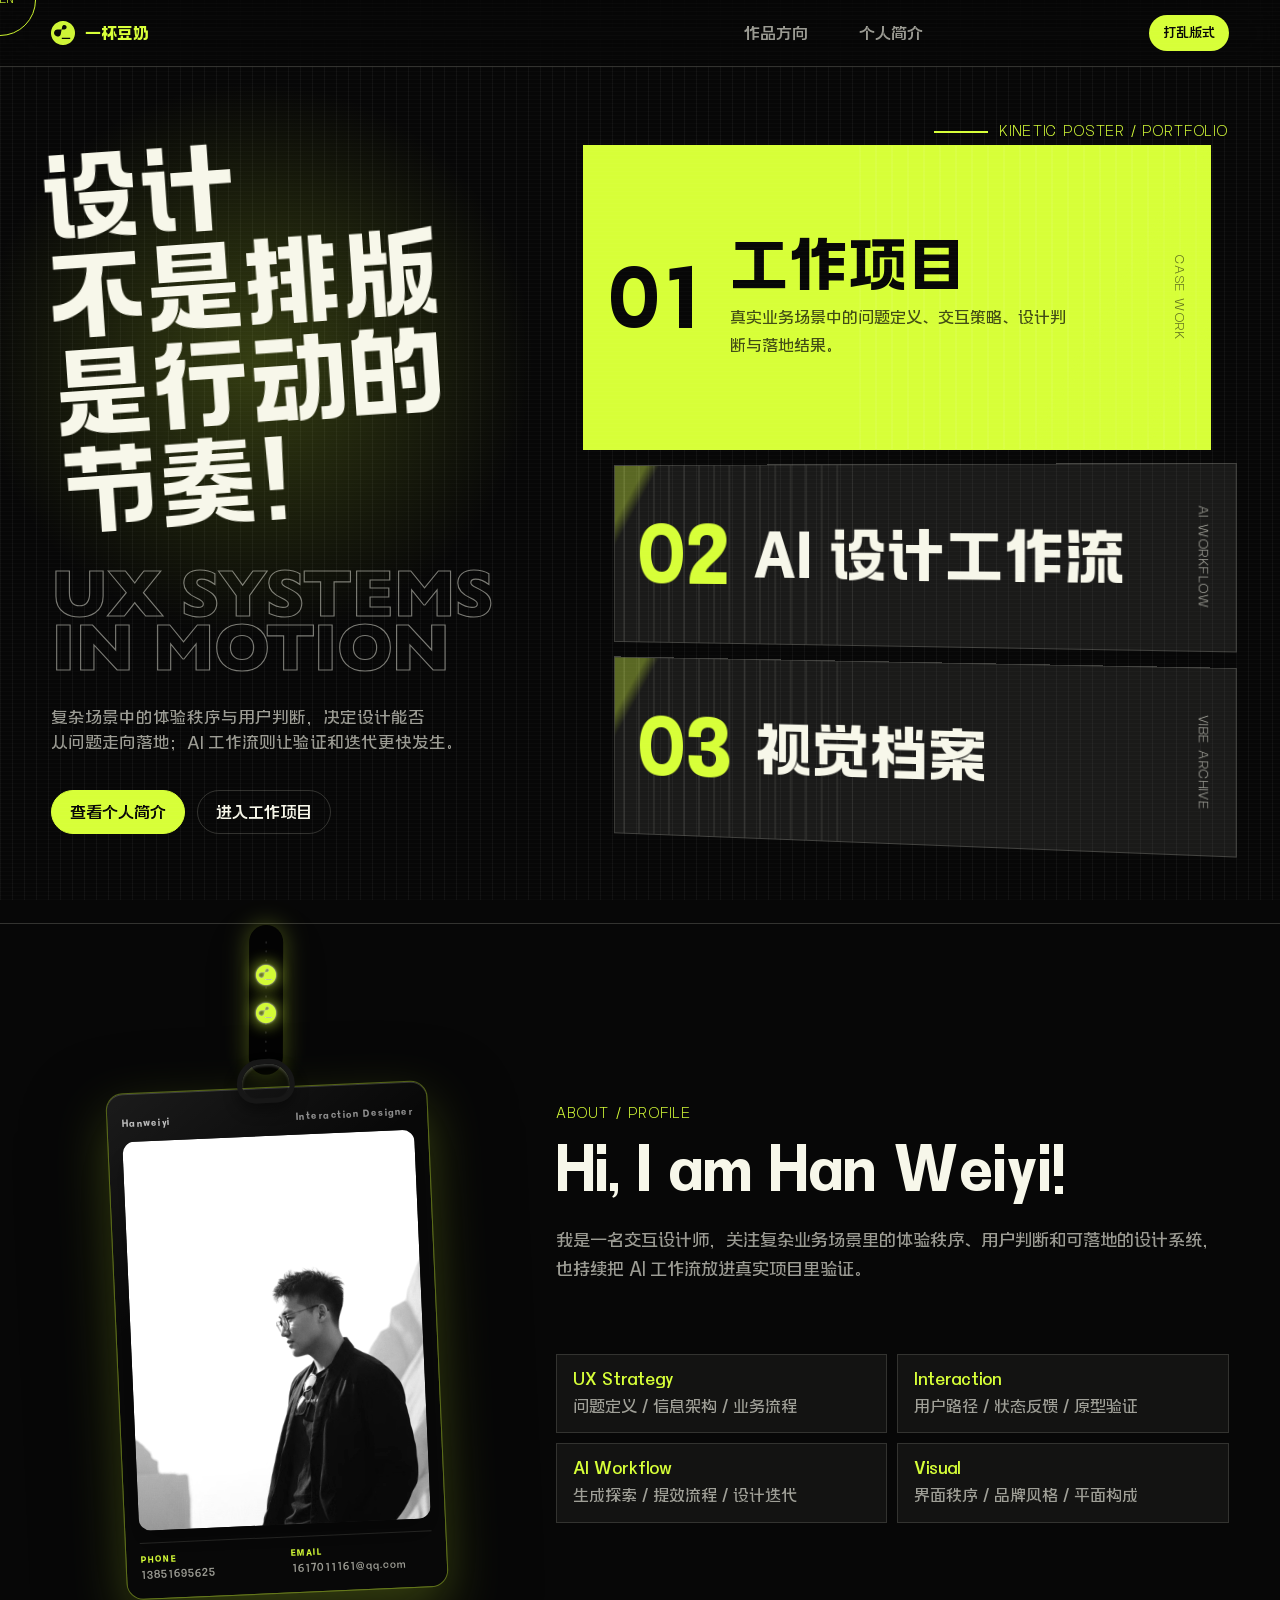
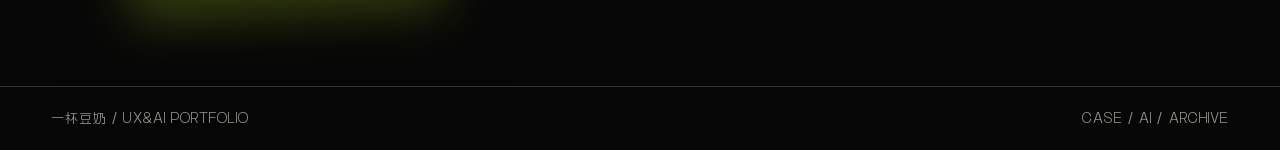
<file: index.html>
<!doctype html>
<html lang="zh-CN">
<head>
  <meta charset="utf-8" />
  <meta name="viewport" content="width=device-width, initial-scale=1" />
  <title>Weiyi UX&AI Portfolio | Home</title>
  <style>
    @font-face {
      font-family: "Erya Xindahei";
      src: url("assets/fonts/erya-xindahei-thin.ttf") format("truetype");
      font-weight: 100;
      font-style: normal;
      font-display: swap;
    }

    @font-face {
      font-family: "Erya Xindahei";
      src: url("assets/fonts/erya-xindahei-light.ttf") format("truetype");
      font-weight: 300;
      font-style: normal;
      font-display: swap;
    }

    @font-face {
      font-family: "Erya Xindahei";
      src: url("assets/fonts/erya-xindahei-medium.ttf") format("truetype");
      font-weight: 500;
      font-style: normal;
      font-display: swap;
    }

    @font-face {
      font-family: "Erya Xindahei";
      src: url("assets/fonts/erya-xindahei-bold.ttf") format("truetype");
      font-weight: 800;
      font-style: normal;
      font-display: swap;
    }

    @font-face {
      font-family: "Gill Sans MT Pro";
      src: url("assets/fonts/gill-sans-mt-pro-heavy.otf") format("opentype");
      font-weight: 800;
      font-style: normal;
      font-display: swap;
    }

    :root {
      --bg: #070707;
      --ink: #f7f7ea;
      --muted: rgba(247,247,234,.62);
      --line: rgba(247,247,234,.18);
      --acid: #d7ff38;
      --hot: #ff3b78;
      --blue: #1e7bff;
      --active: var(--acid);
      --tilt: -4deg;
      --ease: cubic-bezier(.2,.88,.18,1);
      color-scheme: dark;
      font-family: "Erya Xindahei", sans-serif;
    }

    * { box-sizing: border-box; }
    html { background: var(--bg); scroll-behavior: smooth; }
    body {
      margin: 0;
      min-width: 320px;
      color: var(--ink);
      background:
        radial-gradient(circle at var(--mx, 20vw) var(--my, 40vh), color-mix(in srgb, var(--active) 22%, transparent), transparent 24%),
        repeating-linear-gradient(90deg, rgba(255,255,255,.045) 0 1px, transparent 1px 12px),
        var(--bg);
      background-attachment: fixed;
      overflow-x: hidden;
      font-weight: 300;
    }

    body::before {
      content: "";
      position: fixed;
      inset: 0;
      z-index: 80;
      pointer-events: none;
      opacity: .18;
      background:
        repeating-linear-gradient(0deg, rgba(255,255,255,.08) 0 1px, transparent 1px 4px),
        radial-gradient(circle at 50% 50%, transparent 0 58%, rgba(0,0,0,.48));
      mix-blend-mode: screen;
    }

    a, button { color: inherit; font: inherit; }
    a { text-decoration: none; }
    button { border: 0; background: transparent; cursor: pointer; }

    .cursor {
      position: fixed;
      left: 0;
      top: 0;
      z-index: 90;
      pointer-events: none;
      width: 72px;
      height: 72px;
      border-radius: 50%;
      border: 1px solid var(--active);
      color: var(--active);
      display: grid;
      place-items: center;
      padding: 0 8px;
      text-align: center;
      font-size: 10px;
      font-weight: 100;
      line-height: 1.15;
      letter-spacing: .08em;
      text-transform: uppercase;
      mix-blend-mode: difference;
      transform: translate3d(-50%, -50%, 0);
    }

    .topbar {
      position: sticky;
      top: 0;
      z-index: 60;
      display: grid;
      grid-template-columns: minmax(150px, .8fr) minmax(320px, 1fr) auto;
      gap: 24px;
      align-items: center;
      min-height: 64px;
      padding: 12px clamp(18px, 4vw, 72px);
      border-bottom: 1px solid var(--line);
      background: rgba(7,7,7,.74);
      backdrop-filter: blur(18px);
    }

    .brand {
      display: inline-flex;
      align-items: center;
      gap: 10px;
      width: max-content;
      color: var(--active);
      font-weight: 800;
    }

    .brand-logo {
      width: 24px;
      height: 24px;
      flex: 0 0 auto;
      display: block;
      opacity: .96;
    }

    .nav {
      justify-self: center;
      display: flex;
      gap: clamp(18px, 4vw, 64px);
      color: var(--muted);
      white-space: nowrap;
      font-weight: 500;
    }

    .nav a {
      padding: 12px 0;
      transition: color 240ms var(--ease);
    }

    .nav a:hover,
    .nav a:focus-visible { color: var(--ink); outline: 0; }

    .shuffle {
      justify-self: end;
      min-height: 36px;
      padding: 0 14px;
      border-radius: 999px;
      color: #070707;
      background: var(--active);
      font-size: 13px;
      font-weight: 500;
      transition: transform 240ms var(--ease);
    }

    .shuffle:hover,
    .shuffle:focus-visible { transform: translateY(-2px) rotate(-2deg); outline: 0; }
    .shuffle:active { transform: translateY(1px) scale(.98); }

    .hero {
      position: relative;
      min-height: calc(100dvh - 64px);
      padding: 78px clamp(18px, 4vw, 72px);
      display: grid;
      grid-template-columns: minmax(320px, .86fr) minmax(520px, 1.14fr);
      gap: clamp(30px, 6vw, 94px);
      align-items: center;
      overflow: hidden;
    }

    .poster-type { position: relative; z-index: 2; }

    .label {
      position: absolute;
      top: 58px;
      right: clamp(18px, 4vw, 72px);
      z-index: 3;
      display: inline-flex;
      align-items: center;
      gap: 12px;
      color: var(--active);
      font-size: 13px;
      font-weight: 100;
      letter-spacing: .14em;
      text-transform: uppercase;
    }

    .label::before { content: ""; width: 54px; height: 2px; background: currentColor; }

    h1 {
      margin: 0;
      font-size: clamp(50px, calc(8.4vw - 10px), 128px);
      line-height: .9;
      letter-spacing: 0;
      font-weight: 800;
      transform: rotate(var(--tilt));
      transform-origin: left center;
      text-wrap: balance;
    }

    .wave-title {
      display: inline-block;
      cursor: pointer;
      outline: 0;
      isolation: isolate;
    }

    .wave-title .wave-line {
      display: block;
      white-space: nowrap;
    }

    .wave-title .wave-line + .wave-line {
      margin-top: 10px;
    }

    .wave-title .wave-char {
      display: inline-block;
      min-width: .18em;
      transform: translate3d(0, 0, 0) rotate(0deg) scale(1);
      transform-origin: center 78%;
      transition:
        transform 540ms cubic-bezier(.18, 1.25, .32, 1),
        color 260ms var(--ease),
        text-shadow 260ms var(--ease);
      transition-delay: calc(var(--i) * 28ms);
      will-change: transform;
    }

    .wave-title:hover .wave-char,
    .wave-title:focus-visible .wave-char {
      color: var(--active);
      text-shadow: 0 0 22px color-mix(in srgb, var(--active) 42%, transparent);
      transform:
        translate3d(0, calc(-1 * (8px + (var(--wave) * 4px))), 0)
        rotate(calc(var(--wave) * 3deg))
        scale(1.12);
    }

    .poster-type em {
      display: block;
      margin-top: 40px;
      color: transparent;
      -webkit-text-stroke: 1.15px rgba(247,247,234,.48);
      font-family: "Gill Sans MT Pro", "Arial Black", sans-serif;
      font-size: 66px;
      font-style: normal;
      font-weight: 800;
      line-height: .82;
      letter-spacing: -.02em;
      text-transform: uppercase;
    }

    .lead {
      width: min(500px, 100%);
      margin: 20px 0 0;
      color: var(--muted);
      font-size: clamp(16px, calc(1.45vw - 2px), 21px);
      font-weight: 300;
      line-height: 1.5;
      text-align: justify;
      text-align-last: left;
    }

    .poster-board {
      position: relative;
      min-height: 700px;
      display: grid;
      gap: 14px;
      perspective: 1100px;
    }

    .poster-card {
      position: relative;
      min-height: 178px;
      display: grid;
      grid-template-columns: max-content minmax(0, 1fr) auto;
      gap: 24px;
      align-items: center;
      padding: 24px;
      color: var(--ink);
      background: rgba(247,247,234,.08);
      border: 1px solid var(--line);
      overflow: hidden;
      transform: rotateY(-7deg) translateX(var(--shift, 0));
      transition: min-height 460ms var(--ease), transform 460ms var(--ease), background 320ms var(--ease), color 320ms var(--ease), border-color 320ms var(--ease);
    }

    .poster-card::before {
      content: "";
      position: absolute;
      inset: 0;
      background:
        linear-gradient(120deg, transparent 0 42%, color-mix(in srgb, var(--active) 34%, transparent) 44% 56%, transparent 58%),
        repeating-linear-gradient(90deg, rgba(247,247,234,.08) 0 2px, transparent 2px 16px);
      transform: translateX(-60%);
      transition: transform 650ms var(--ease);
    }

    .poster-card .num {
      position: relative;
      color: var(--active);
      font-size: clamp(42px, 6vw, 88px);
      font-weight: 800;
      line-height: .9;
    }

    .poster-card .copy {
      position: relative;
      display: flex;
      min-width: 0;
      align-self: stretch;
      flex-direction: column;
      justify-content: center;
    }

    .poster-card h2 {
      position: relative;
      margin: 0;
      font-size: clamp(30px, 4.6vw, 76px);
      font-weight: 800;
      line-height: .95;
      letter-spacing: 0;
    }

    .poster-card p {
      position: relative;
      max-width: 31ch;
      max-height: 0;
      margin: 0;
      color: var(--muted);
      font-weight: 300;
      line-height: 1.7;
      opacity: 0;
      overflow: hidden;
      transform: translateY(8px);
      transition: max-height 360ms var(--ease), margin-top 300ms var(--ease), opacity 300ms var(--ease), transform 300ms var(--ease);
    }

    .poster-card .side {
      position: relative;
      writing-mode: vertical-rl;
      color: var(--muted);
      font-size: 12px;
      font-weight: 100;
      letter-spacing: .12em;
      text-transform: uppercase;
    }

    .poster-card:hover,
    .poster-card:focus-visible,
    .poster-card.is-active {
      min-height: 300px;
      color: #070707;
      background: var(--active);
      border-color: var(--active);
      transform: rotateY(0deg) translateX(-18px);
      outline: 0;
    }

    .poster-card:hover::before,
    .poster-card:focus-visible::before,
    .poster-card.is-active::before { transform: translateX(44%); }
    .poster-card:hover .num,
    .poster-card:focus-visible .num,
    .poster-card.is-active .num { color: #070707; }
    .poster-card:hover p,
    .poster-card:focus-visible p,
    .poster-card.is-active p {
      max-height: 8.5em;
      margin-top: 12px;
      color: rgba(7,7,7,.72);
      opacity: 1;
      transform: translateY(0);
    }
    .poster-card:hover .side,
    .poster-card:focus-visible .side,
    .poster-card.is-active .side { color: rgba(7,7,7,.58); }

    .actions {
      display: flex;
      flex-wrap: wrap;
      gap: 12px;
      margin-top: 36px;
    }

    .btn {
      display: inline-flex;
      align-items: center;
      min-height: 44px;
      padding: 0 18px;
      border-radius: 999px;
      border: 1px solid var(--line);
      color: var(--ink);
      font-weight: 500;
      transition: transform 240ms var(--ease), border-color 240ms var(--ease);
    }

    .btn.primary { background: var(--active); border-color: var(--active); color: #070707; }
    .btn:hover,
    .btn:focus-visible { transform: translateY(-3px); border-color: var(--active); outline: 0; }

    .section {
      padding: clamp(78px, 10vw, 152px) clamp(18px, 4vw, 72px);
      border-top: 1px solid var(--line);
    }

    .about {
      display: grid;
      grid-template-columns: minmax(300px, .78fr) minmax(420px, 1.22fr);
      gap: clamp(34px, 5.8vw, 88px);
      align-items: center;
    }

    .section.about {
      padding-block: 86px;
    }

    .about-card-stage {
      position: relative;
      min-height: 590px;
      overflow: visible;
      perspective: 1200px;
    }

    .lanyard-svg {
      position: absolute;
      inset: -72px 0 0;
      z-index: 1;
      width: 100%;
      height: calc(100% + 72px);
      overflow: visible;
      pointer-events: none;
    }

    .lanyard-band {
      fill: none;
      stroke: #030303;
      stroke-width: 34;
      stroke-linecap: round;
      filter:
        drop-shadow(0 0 12px color-mix(in srgb, var(--active) 32%, transparent))
        drop-shadow(0 18px 18px rgba(0,0,0,.34));
    }

    .lanyard-thread {
      fill: none;
      stroke: rgba(255,255,255,.15);
      stroke-width: 1.4;
      stroke-linecap: round;
      stroke-dasharray: 1 8;
    }

    .strap-logo {
      position: absolute;
      left: var(--x, 50%);
      top: var(--y, 120px);
      z-index: 4;
      width: 20px;
      height: 20px;
      display: block;
      color: var(--active);
      opacity: .98;
      filter:
        drop-shadow(0 0 1px rgba(255,255,255,.88))
        drop-shadow(0 0 8px var(--active));
      pointer-events: none;
      transform: translate(-50%, -50%) rotate(var(--r, 0deg));
    }

    .strap-logo svg {
      display: block;
      width: 100%;
      height: 100%;
      color: inherit;
    }

    .identity-card {
      position: absolute;
      left: 50%;
      top: 78px;
      z-index: 5;
      width: min(320px, 100%);
      margin: 0;
      padding: 8px 14px 17px;
      border-radius: 16px;
      background:
        linear-gradient(145deg, rgba(255,255,255,.08), transparent 34%),
        #080808;
      color: #070707;
      cursor: grab;
      touch-action: none;
      user-select: none;
      box-shadow:
        0 0 0 1px color-mix(in srgb, var(--active) 34%, transparent),
        0 22px 52px color-mix(in srgb, var(--active) 24%, transparent),
        0 34px 82px rgba(0,0,0,.55),
        0 1px 0 rgba(255,255,255,.18) inset;
      transform: translate(-50%, 0) translate(var(--card-x, 0px), var(--card-y, 0px)) rotate(var(--card-rot, -2.5deg));
      transform-origin: 50% 0;
      transition: transform 520ms cubic-bezier(.16, 1, .3, 1), box-shadow 420ms var(--ease);
    }

    .identity-card:hover {
      box-shadow:
        0 0 0 1px color-mix(in srgb, var(--active) 42%, transparent),
        0 28px 64px color-mix(in srgb, var(--active) 30%, transparent),
        0 40px 92px rgba(0,0,0,.58),
        0 1px 0 rgba(255,255,255,.22) inset;
    }

    .identity-card.is-dragging {
      cursor: grabbing;
      transition: none;
    }

    .card-ring {
      position: absolute;
      top: -29px;
      left: 50%;
      width: 58px;
      height: 44px;
      border: 5px solid #171717;
      border-radius: 27px 27px 20px 20px;
      transform: translateX(-50%);
      box-shadow:
        inset 0 2px 3px rgba(255,255,255,.22),
        0 8px 14px rgba(0,0,0,.38);
    }

    .card-meta {
      position: absolute;
      top: 25px;
      left: 14px;
      right: 14px;
      z-index: 2;
      display: flex;
      align-items: center;
      justify-content: space-between;
      gap: 12px;
      color: rgba(255,255,255,.72);
      font-size: 9px;
      font-weight: 700;
      letter-spacing: .06em;
      line-height: 1;
      pointer-events: none;
    }

    .card-meta span:last-child {
      text-align: right;
      color: rgba(255,255,255,.54);
    }

    .profile-photo {
      display: block;
      width: 100%;
      aspect-ratio: 3 / 4;
      margin-top: 40px;
      object-fit: cover;
      object-position: 54% 50%;
      border-radius: 12px;
      filter: grayscale(1) contrast(1.04);
      box-shadow: inset 0 0 0 1px rgba(255,255,255,.08), 0 14px 24px rgba(0,0,0,.28);
    }

    .about-copy {
      max-width: 680px;
      margin-top: 20px;
    }

    .about-kicker {
      margin-bottom: 20px;
      color: var(--active);
      font-size: 13px;
      font-weight: 100;
      letter-spacing: .16em;
      text-transform: uppercase;
    }

    .about h2 {
      margin: 0;
      font-size: clamp(40px, 4.5vw, 68px);
      font-weight: 800;
      line-height: .96;
      white-space: nowrap;
    }

    .about p {
      max-width: 680px;
      margin: 28px 0 0;
      color: var(--muted);
      font-size: clamp(17px, 1.35vw, 21px);
      font-weight: 300;
      line-height: 1.72;
    }

    .ability {
      max-width: 680px;
      margin-top: 70px;
      display: grid;
      grid-template-columns: repeat(2, minmax(0, 1fr));
      gap: 10px;
    }

    .ability div {
      min-height: 76px;
      padding: 14px 16px;
      border: 1px solid rgba(247,247,234,.14);
      background: rgba(247,247,234,.05);
    }

    .ability b { display: block; color: var(--active); margin-bottom: 8px; font-weight: 500; }
    .ability span { color: var(--muted); line-height: 1.45; }

    .card-contact {
      margin-top: 12px;
      display: grid;
      grid-template-columns: repeat(2, minmax(0, 1fr));
      gap: 10px;
      border-top: 1px solid rgba(247,247,234,.14);
      padding-top: 12px;
    }

    .card-contact a {
      min-width: 0;
      color: rgba(247,247,234,.72);
      text-decoration: none;
    }

    .card-contact small {
      display: block;
      margin-bottom: 5px;
      color: var(--active);
      font-size: 8px;
      font-weight: 800;
      letter-spacing: .12em;
      text-transform: uppercase;
    }

    .card-contact span {
      display: block;
      overflow-wrap: anywhere;
      color: rgba(247,247,234,.62);
      font-size: 10px;
      font-weight: 500;
      line-height: 1.15;
    }

    .footer {
      display: flex;
      align-items: center;
      justify-content: space-between;
      gap: 18px;
      min-height: 64px;
      padding: 0 clamp(18px, 4vw, 72px);
      color: var(--muted);
      border-top: 1px solid var(--line);
      font-size: 13px;
      font-weight: 100;
      letter-spacing: .08em;
      text-transform: uppercase;
    }

    .reveal {
      opacity: 0;
      transform: translateY(46px);
      filter: blur(12px);
      transition: opacity 820ms var(--ease), transform 820ms var(--ease), filter 820ms var(--ease);
    }

    .reveal.is-visible { opacity: 1; transform: translateY(0); filter: blur(0); }

    @media (max-width: 1050px) {
      body { cursor: auto; }
      .cursor { display: none; }
      .topbar { grid-template-columns: 1fr auto; }
      .nav { grid-column: 1 / -1; justify-self: start; overflow-x: auto; width: 100%; }
      .hero { grid-template-columns: 1fr; }
      .about { grid-template-columns: 1fr; }
    }

    @media (max-width: 700px) {
      .topbar { padding: 12px 16px; }
      .shuffle { font-size: 13px; }
      .hero { padding: 52px 16px 60px; }
      .label { top: 52px; right: 16px; font-size: 11px; }
      h1 { font-size: clamp(38px, calc(16vw - 10px), 66px); transform: rotate(-2deg); }
      .wave-title .wave-line { white-space: normal; }
      .poster-board { min-height: auto; }
      .poster-card, .poster-card:hover, .poster-card:focus-visible, .poster-card.is-active {
        grid-template-columns: max-content minmax(0, 1fr);
        gap: 24px;
        min-height: 230px;
        transform: none;
      }
      .poster-card .side { display: none; }
      .poster-card p { opacity: 1; transform: none; }
      .section { padding: 76px 16px; }
      .about-card-stage { min-height: 520px; }
      .lanyard-svg { inset: -56px 0 0; height: calc(100% + 56px); }
      .lanyard-band { stroke-width: 28; }
      .strap-logo { width: 17px; height: 17px; }
      .identity-card { top: 68px; width: min(282px, 100%); padding: 8px 12px 16px; }
      .profile-photo { margin-top: 34px; }
      .about h2 { font-size: clamp(42px, 12vw, 62px); white-space: normal; }
      .about p { font-size: 17px; }
      .ability { grid-template-columns: 1fr; }
      .footer { flex-direction: column; min-height: 64px; padding: 0 16px; }
    }

    .page-transition {
      position: fixed;
      inset: 0;
      z-index: 9999;
      display: grid;
      place-items: center;
      background: rgba(7, 7, 7, .72);
      backdrop-filter: blur(6px);
      -webkit-backdrop-filter: blur(6px);
      opacity: 0;
      pointer-events: none;
      transition: opacity 260ms ease;
    }

    .page-transition.is-active {
      opacity: 1;
      pointer-events: auto;
    }

    .page-transition__inner {
      display: grid;
      gap: 14px;
      justify-items: center;
      color: rgba(247, 247, 234, .72);
      font-size: 11px;
      font-weight: 800;
      letter-spacing: .18em;
      text-transform: uppercase;
    }

    .page-transition__line {
      width: 128px;
      height: 1px;
      overflow: hidden;
      background: rgba(247, 247, 234, .18);
    }

    .page-transition__line::before {
      content: "";
      display: block;
      width: 46%;
      height: 100%;
      background: var(--active);
      animation: transition-line 760ms ease-in-out infinite;
    }

    @keyframes transition-line {
      0% { transform: translateX(-110%); }
      100% { transform: translateX(260%); }
    }

    @media (prefers-reduced-motion: reduce) {
      *, *::before, *::after {
        animation-duration: 1ms !important;
        animation-iteration-count: 1 !important;
        scroll-behavior: auto !important;
        transition-duration: 1ms !important;
      }

      .wave-title:hover .wave-char,
      .wave-title:focus-visible .wave-char {
        color: inherit;
        text-shadow: none;
        transform: none;
      }
    }
  </style>
</head>
<body id="top" data-transition-tone="dark">
  <div class="page-transition" aria-hidden="true">
    <div class="page-transition__inner">
      <span>Opening...</span>
      <span class="page-transition__line"></span>
    </div>
  </div>
  <div class="cursor" id="cursor">OPEN</div>
  <header class="topbar">
    <a class="brand" href="#top" aria-label="返回页面顶部">
      <svg class="brand-logo" viewBox="0 0 20 20" aria-hidden="true" focusable="false">
        <path d="M10,0Q9.7545137,0,9.5093231,0.012045437Q9.2641325,0.024090873,9.0198288,0.04815273Q8.7755241,0.072214581,8.5326948,0.10823488Q8.2898655,0.14425519,8.0490961,0.19214717Q7.8083267,0.24003914,7.5701971,0.29968742Q7.3320684,0.35933572,7.0971532,0.43059659Q6.862237,0.50185746,6.6311011,0.58455926Q6.3999648,0.667261,6.1731653,0.76120454Q5.9463654,0.85514808,5.7244492,0.96010691Q5.502532,1.0650659,5.2860327,1.1807872Q5.0695333,1.2965086,4.8589725,1.4227138Q4.6484118,1.5489187,4.4442973,1.6853036Q4.2401829,1.8216884,4.0430064,1.9679244Q3.8458304,2.1141605,3.6560669,2.2698953Q3.4663033,2.4256301,3.28441,2.5904884Q3.1025169,2.755347,2.928932,2.928932Q2.755347,3.1025169,2.5904884,3.28441Q2.4256301,3.4663036,2.2698953,3.6560671Q2.1141605,3.8458304,1.9679244,4.0430069Q1.8216884,4.2401829,1.6853036,4.4442973Q1.5489187,4.6484118,1.4227135,4.8589725Q1.2965086,5.0695333,1.1807872,5.2860327Q1.0650659,5.502532,0.96010691,5.7244482Q0.85514808,5.9463654,0.76120454,6.1731648Q0.667261,6.3999643,0.5845592,6.6311007Q0.50185746,6.862237,0.43059659,7.0971532Q0.35933572,7.3320689,0.29968745,7.5701981Q0.24003914,7.8083277,0.19214717,8.0490971Q0.14425519,8.2898655,0.10823488,8.5326948Q0.072214581,8.7755241,0.04815273,9.0198288Q0.024090873,9.2641325,0.012045437,9.5093231Q0,9.7545137,0,10Q0,10.245486,0.012045437,10.490677Q0.024090873,10.735868,0.04815273,10.980172Q0.072214581,11.224476,0.10823488,11.467304Q0.14425519,11.710133,0.19214717,11.950903Q0.24003914,12.191671,0.29968742,12.429801Q0.35933572,12.667931,0.43059659,12.902846Q0.50185746,13.137762,0.58455926,13.368898Q0.667261,13.600033,0.76120454,13.826833Q0.85514808,14.053633,0.96010691,14.275549Q1.0650659,14.497466,1.1807872,14.713966Q1.2965086,14.930466,1.4227138,15.141026Q1.5489187,15.351585,1.6853036,15.5557Q1.8216884,15.759815,1.9679244,15.956991Q2.1141605,16.154167,2.2698953,16.343931Q2.4256301,16.533695,2.5904884,16.715588Q2.755347,16.897482,2.928932,17.071068Q3.1025169,17.244652,3.28441,17.409512Q3.4663036,17.574371,3.6560671,17.730106Q3.8458304,17.885841,4.0430069,18.032076Q4.2401829,18.17831,4.4442973,18.314695Q4.6484118,18.45108,4.8589725,18.577286Q5.0695333,18.703491,5.2860327,18.819212Q5.502532,18.934933,5.7244482,19.039892Q5.9463654,19.144852,6.1731648,19.238794Q6.3999643,19.332737,6.6311007,19.41544Q6.862237,19.498142,7.0971532,19.569403Q7.3320689,19.640663,7.5701981,19.700314Q7.8083277,19.75996,8.0490971,19.807854Q8.2898655,19.855745,8.5326948,19.891766Q8.7755241,19.927788,9.0198288,19.951849Q9.2641325,19.97591,9.5093231,19.987955Q9.7545137,20,10,20Q10.245486,20,10.490677,19.987955Q10.735868,19.97591,10.980172,19.951849Q11.224476,19.927786,11.467304,19.891764Q11.710133,19.855743,11.950903,19.807852Q12.191671,19.75996,12.429801,19.70031Q12.667931,19.640663,12.902846,19.569403Q13.137762,19.498142,13.368898,19.41544Q13.600033,19.332737,13.826833,19.238794Q14.053633,19.144852,14.275549,19.039892Q14.497466,18.934933,14.713966,18.819212Q14.930466,18.703491,15.141026,18.577284Q15.351585,18.451078,15.5557,18.314693Q15.759815,18.178308,15.956991,18.032074Q16.154167,17.885838,16.343931,17.730104Q16.533695,17.574369,16.715588,17.40951Q16.897482,17.244652,17.071068,17.071068Q17.244652,16.897482,17.409512,16.71559Q17.574371,16.533695,17.730106,16.343933Q17.885841,16.154169,18.032076,15.956992Q18.17831,15.759815,18.314695,15.5557Q18.45108,15.351585,18.577286,15.141026Q18.703491,14.930466,18.819212,14.713966Q18.934933,14.497466,19.039892,14.27555Q19.144852,14.053633,19.238794,13.826834Q19.332737,13.600034,19.41544,13.368897Q19.498142,13.137762,19.569403,12.902846Q19.640663,12.667931,19.700314,12.429801Q19.75996,12.191671,19.807854,11.950903Q19.855745,11.710133,19.891766,11.467304Q19.927788,11.224476,19.951849,10.980172Q19.97591,10.735868,19.987957,10.490677Q20,10.245486,20,10Q20,9.7545137,19.987957,9.5093231Q19.97591,9.2641325,19.951849,9.0198288Q19.927786,8.7755241,19.891764,8.5326948Q19.855743,8.2898655,19.807852,8.0490961Q19.75996,7.8083267,19.70031,7.5701971Q19.640663,7.3320684,19.569403,7.0971532Q19.498142,6.862237,19.41544,6.6311011Q19.332737,6.3999648,19.238794,6.1731653Q19.144852,5.9463654,19.039892,5.7244492Q18.934933,5.502532,18.819212,5.2860327Q18.703491,5.0695333,18.577284,4.8589725Q18.451078,4.6484118,18.314693,4.4442973Q18.178308,4.2401829,18.032074,4.0430064Q17.885838,3.8458304,17.730104,3.6560669Q17.574369,3.4663033,17.40951,3.28441Q17.244652,3.1025169,17.071068,2.928932Q16.897482,2.755347,16.71559,2.5904884Q16.533695,2.4256301,16.343933,2.2698953Q16.154169,2.1141605,15.956992,1.9679244Q15.759815,1.8216884,15.5557,1.6853036Q15.351585,1.5489187,15.141026,1.4227135Q14.930466,1.2965086,14.713966,1.1807872Q14.497466,1.0650659,14.27555,0.96010691Q14.053633,0.85514808,13.826834,0.76120454Q13.600034,0.667261,13.368897,0.5845592Q13.137762,0.50185746,12.902846,0.43059659Q12.667931,0.35933572,12.429801,0.29968745Q12.191671,0.24003914,11.950903,0.19214717Q11.710133,0.14425519,11.467304,0.10823488Q11.224476,0.072214581,10.980172,0.04815273Q10.735868,0.024090873,10.490677,0.012045437Q10.245486,0,10,0ZM11.126442,7.1320763L8.8490562,7.1320763L9.2880116,4.8973961C9.7249355,2.6730556,13,2.9916706,13,5.2585163C13,6.2932568,12.16118,7.1320763,11.126442,7.1320763ZM8.8490562,7.1320763L5.4016542,7.1320763C2.3366747,7.1320763,1.4505119,11.319521,4.2527304,12.561161L4.6667156,12.744595C6.118228,13.387747,7.7913027,12.516998,8.0973091,10.95915L8.8490562,7.1320763ZM16,14L9,14L9,15L16,15L16,14Z" fill="currentColor" fill-rule="evenodd"/>
      </svg>
      <span>一杯豆奶</span>
    </a>
    <nav class="nav" aria-label="主导航">
      <a href="#work">作品方向</a>
      <a href="#about">个人简介</a>
    </nav>
    <button class="shuffle" type="button" id="shuffle">打乱版式</button>
  </header>

  <main>
    <section class="hero" id="work" aria-label="黑场动势作品入口">
      <div class="label">Kinetic Poster / Portfolio</div>
      <div class="poster-type reveal">
        <h1 class="wave-title" tabindex="0" aria-label="设计 不是排版 是行动的 节奏！">设计<br>不是排版<br>是行动的<br>节奏！</h1>
        <em>UX SYSTEMS IN MOTION</em>
        <p class="lead">复杂场景中的体验秩序与用户判断，决定设计能否<br>从问题走向落地；AI 工作流则让验证和迭代更快发生。</p>
        <div class="actions">
          <a class="btn primary" href="#about">查看个人简介</a>
      <a class="btn" href="business-workflow/index.html" data-transition>进入工作项目</a>
        </div>
      </div>

      <div class="poster-board reveal">
        <a class="poster-card is-active" href="business-workflow/index.html" data-color="#d7ff38" data-tilt="-4deg" data-transition>
          <span class="num">01</span>
          <span class="copy"><h2>工作项目</h2><p>真实业务场景中的问题定义、交互策略、设计判断与落地结果。</p></span>
          <span class="side">Case Work</span>
        </a>
        <a class="poster-card" href="ai-workflow/index.html" data-color="#1e7bff" data-tilt="3deg" data-transition>
          <span class="num">02</span>
          <span class="copy"><h2>AI 设计工作流</h2><p>从调研、生成、原型到交付，用 AI 重组设计过程的效率与质量。</p></span>
          <span class="side">AI Workflow</span>
        </a>
        <a class="poster-card" href="travel-journal/index.html" data-color="#ff3b78" data-tilt="-7deg" data-transition>
          <span class="num">03</span>
          <span class="copy"><h2>视觉档案</h2><p>影像、日常与视觉样本，整理那些影响审美和判断的经验。</p></span>
          <span class="side">Vibe Archive</span>
        </a>
      </div>
    </section>

    <section class="section about" id="about">
      <div class="about-card-stage reveal" aria-label="Han Weiyi profile card">
        <svg class="lanyard-svg" aria-hidden="true">
          <path class="lanyard-band" id="lanyardBand"></path>
          <path class="lanyard-thread" id="lanyardThread"></path>
        </svg>
        <span class="strap-logo one" aria-hidden="true"></span>
        <span class="strap-logo two" aria-hidden="true"></span>
        <figure class="identity-card">
          <span class="card-ring" aria-hidden="true"></span>
          <figcaption class="card-meta"><span>Hanweiyi</span><span>Interaction Designer</span></figcaption>
          <img class="profile-photo" src="assets/profile-card.jpg" alt="Han Weiyi profile portrait" draggable="false">
          <div class="card-contact" id="contact" aria-label="联系方式">
            <a href="tel:13851695625"><small>Phone</small><span>13851695625</span></a>
            <a href="mailto:1617011161@qq.com"><small>Email</small><span>1617011161@qq.com</span></a>
          </div>
        </figure>
      </div>
      <div class="about-copy reveal">
        <div class="about-kicker">About / Profile</div>
        <h2>Hi, I am Han Weiyi!</h2>
        <p>我是一名交互设计师，关注复杂业务场景里的体验秩序、用户判断和可落地的设计系统，也持续把 AI 工作流放进真实项目里验证。</p>
        <div class="ability">
          <div><b>UX Strategy</b><span>问题定义 / 信息架构 / 业务流程</span></div>
          <div><b>Interaction</b><span>用户路径 / 状态反馈 / 原型验证</span></div>
          <div><b>AI Workflow</b><span>生成探索 / 提效流程 / 设计迭代</span></div>
          <div><b>Visual</b><span>界面秩序 / 品牌风格 / 平面构成</span></div>
        </div>
      </div>
    </section>
  </main>

  <footer class="footer">
    <span>一杯豆奶 / UX&AI Portfolio</span>
    <span>Case / AI / Archive</span>
  </footer>

  <script>
    const root = document.documentElement;
    const cursor = document.querySelector("#cursor");
    const cards = [...document.querySelectorAll(".poster-card")];
    const shuffle = document.querySelector("#shuffle");
    const palette = ["#d7ff38", "#1e7bff", "#ff3b78", "#ff7a21", "#9f6bff"];
    let index = 0;

    document.querySelectorAll(".wave-title").forEach((title) => {
      const lines = title.innerHTML.split(/<br\s*\/?>/i);
      let charIndex = 0;
      title.innerHTML = lines.map((line) => {
        const chars = [...line].map((char) => {
          const wave = Math.sin(charIndex * .75).toFixed(3);
          const delayIndex = charIndex;
          charIndex += 1;
          const glyph = char === " " ? "&nbsp;" : char;
          return `<span class="wave-char" style="--i:${delayIndex};--wave:${wave}">${glyph}</span>`;
        }).join("");
        return `<span class="wave-line">${chars}</span>`;
      }).join("");
    });

    window.addEventListener("pointermove", (event) => {
      root.style.setProperty("--mx", `${event.clientX}px`);
      root.style.setProperty("--my", `${event.clientY}px`);
      cursor.style.transform = `translate3d(${event.clientX}px, ${event.clientY}px, 0) translate(-50%, -50%)`;
    }, { passive: true });

    cards.forEach((card) => {
      const activate = () => {
        cards.forEach((item) => item.classList.remove("is-active"));
        card.classList.add("is-active");
        root.style.setProperty("--active", card.dataset.color);
        root.style.setProperty("--tilt", card.dataset.tilt);
        cursor.textContent = card.querySelector(".side")?.textContent || "OPEN";
      };
      card.addEventListener("pointerenter", activate);
      card.addEventListener("focus", activate);
    });

    shuffle.addEventListener("click", () => {
      index = (index + 1) % palette.length;
      root.style.setProperty("--active", palette[index]);
      root.style.setProperty("--tilt", `${[-7, -2, 4, -5, 2][index]}deg`);
      cards.forEach((card, i) => card.style.setProperty("--shift", `${((index + i) % 3 - 1) * 18}px`));
    });

    const initElasticLanyard = () => {
      const stage = document.querySelector(".about-card-stage");
      const card = document.querySelector(".identity-card");
      const ring = document.querySelector(".card-ring");
      const svg = document.querySelector(".lanyard-svg");
      const band = document.querySelector("#lanyardBand");
      const thread = document.querySelector("#lanyardThread");
      const logoOne = document.querySelector(".strap-logo.one");
      const logoTwo = document.querySelector(".strap-logo.two");
      if (!stage || !card || !ring || !svg || !band || !thread || !logoOne || !logoTwo) return;
      const logoMarkup = document.querySelector(".brand-logo")?.innerHTML || "";
      [logoOne, logoTwo].forEach((logo) => {
        if (logoMarkup && !logo.querySelector("svg")) {
          logo.innerHTML = `<svg viewBox="0 0 20 20" aria-hidden="true" focusable="false">${logoMarkup}</svg>`;
        }
      });

      const state = { x: 0, y: 0, startX: 0, startY: 0, pointerX: 0, pointerY: 0, dragging: false };
      const clamp = (value, min, max) => Math.min(max, Math.max(min, value));
      const pointOnCurve = (p0, p1, p2, p3, t) => {
        const mt = 1 - t;
        return {
          x: mt ** 3 * p0.x + 3 * mt ** 2 * t * p1.x + 3 * mt * t ** 2 * p2.x + t ** 3 * p3.x,
          y: mt ** 3 * p0.y + 3 * mt ** 2 * t * p1.y + 3 * mt * t ** 2 * p2.y + t ** 3 * p3.y
        };
      };
      const setLogo = (logo, p, angle, offsetX, offsetY) => {
        logo.style.setProperty("--x", `${p.x + offsetX}px`);
        logo.style.setProperty("--y", `${p.y + offsetY}px`);
        logo.style.setProperty("--r", `${angle}deg`);
      };
      const updateRope = () => {
        const svgRect = svg.getBoundingClientRect();
        const stageRect = stage.getBoundingClientRect();
        const ringRect = ring.getBoundingClientRect();
        const offsetX = svgRect.left - stageRect.left;
        const offsetY = svgRect.top - stageRect.top;
        const width = Math.max(stageRect.width, 1);
        const height = Math.max(svgRect.height, 1);
        svg.setAttribute("viewBox", `0 0 ${width} ${height}`);

        const anchor = { x: width / 2, y: 4 };
        const end = {
          x: ringRect.left + ringRect.width / 2 - svgRect.left,
          y: ringRect.top - svgRect.top
        };
        const pull = clamp(Math.hypot(end.x - anchor.x, end.y - anchor.y) / 360, .34, 1.12);
        const dragBend = state.dragging ? clamp(state.x * .42, -64, 64) : 0;
        const c1 = { x: anchor.x + dragBend * .2, y: anchor.y + 104 * pull };
        const c2 = { x: end.x + dragBend, y: end.y - 82 * pull };
        const path = `M ${anchor.x} ${anchor.y} C ${c1.x} ${c1.y}, ${c2.x} ${c2.y}, ${end.x} ${end.y}`;
        band.setAttribute("d", path);
        thread.setAttribute("d", path);

        const pA = pointOnCurve(anchor, c1, c2, end, .28);
        const pB = pointOnCurve(anchor, c1, c2, end, .58);
        const angle = Math.atan2(end.y - anchor.y, end.x - anchor.x) * 180 / Math.PI - 90;
        setLogo(logoOne, pA, angle, offsetX, offsetY);
        setLogo(logoTwo, pB, angle, offsetX, offsetY);
      };
      const render = () => {
        card.style.setProperty("--card-x", `${state.x}px`);
        card.style.setProperty("--card-y", `${state.y}px`);
        card.style.setProperty("--card-rot", `${clamp(state.x / 34 - 2.5, -8, 5)}deg`);
        updateRope();
      };
      const settleRope = (start) => {
        updateRope();
        if (performance.now() - start < 620) requestAnimationFrame(() => settleRope(start));
      };

      card.addEventListener("pointerdown", (event) => {
        state.dragging = true;
        state.pointerX = event.clientX;
        state.pointerY = event.clientY;
        state.startX = state.x;
        state.startY = state.y;
        card.classList.add("is-dragging");
        card.setPointerCapture(event.pointerId);
      });
      card.addEventListener("pointermove", (event) => {
        if (!state.dragging) return;
        const stageRect = stage.getBoundingClientRect();
        state.x = clamp(state.startX + event.clientX - state.pointerX, -stageRect.width * .26, stageRect.width * .26);
        state.y = clamp(state.startY + event.clientY - state.pointerY, -70, 96);
        requestAnimationFrame(render);
      });
      card.addEventListener("pointerup", (event) => {
        state.dragging = false;
        state.x = 0;
        state.y = 0;
        card.classList.remove("is-dragging");
        card.releasePointerCapture(event.pointerId);
        render();
        settleRope(performance.now());
      });
      card.addEventListener("pointercancel", () => {
        state.dragging = false;
        state.x = 0;
        state.y = 0;
        card.classList.remove("is-dragging");
        render();
        settleRope(performance.now());
      });
      window.addEventListener("resize", updateRope);
      updateRope();
      requestAnimationFrame(updateRope);
    };
    initElasticLanyard();

    const initPageTransition = () => {
      const transition = document.querySelector(".page-transition");
      if (!transition) return;
      document.querySelectorAll("a[data-transition]").forEach((link) => {
        link.addEventListener("click", (event) => {
          if (event.defaultPrevented || event.button !== 0 || event.metaKey || event.ctrlKey || event.shiftKey || event.altKey) return;
          const href = link.getAttribute("href");
          if (!href || href.startsWith("#") || link.target === "_blank") return;
          event.preventDefault();
          transition.classList.add("is-active");
          window.setTimeout(() => {
            window.location.href = link.href;
          }, 280);
        });
      });
    };
    initPageTransition();

    const observer = new IntersectionObserver((entries) => {
      entries.forEach((entry) => {
        if (entry.isIntersecting) {
          entry.target.classList.add("is-visible");
          observer.unobserve(entry.target);
        }
      });
    }, { threshold: .14 });
    document.querySelectorAll(".reveal").forEach((item, i) => {
      item.style.transitionDelay = `${Math.min(i * 90, 420)}ms`;
      observer.observe(item);
    });
  </script>
</body>
</html>
</file>
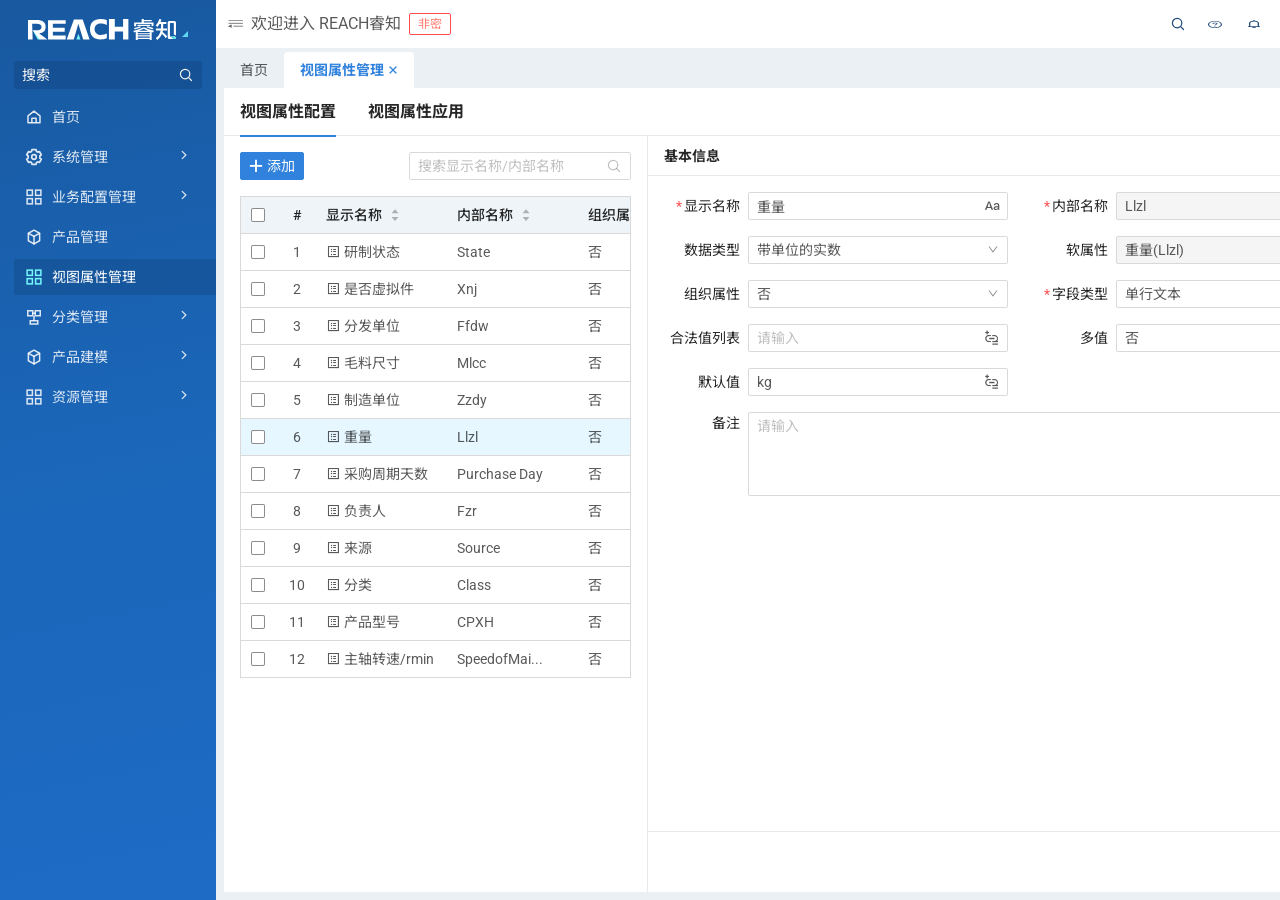
<file: ai-workflow/prototype/reach-design-v2/cases/index.html>
<!DOCTYPE html>
<html lang="zh-CN">
  <head>
    <meta charset="UTF-8" />
    <meta name="viewport" content="width=device-width, initial-scale=1.0" />
    <title>镌刻页面还原</title>
    <link rel="preconnect" href="https://fonts.googleapis.com" />
    <link rel="preconnect" href="https://fonts.gstatic.com" crossorigin />
    <link
      href="https://fonts.googleapis.com/css2?family=Arimo:wght@400;500;700&family=Noto+Sans+SC:wght@400;500;700&family=Roboto:wght@400;500;700&display=swap"
      rel="stylesheet"
    />
    <link rel="stylesheet" href="../assets/tokens.css" />
    <link rel="stylesheet" href="../assets/icons.css" />
    <link rel="stylesheet" href="../assets/components.batch-01.css" />
    <style>
:root {
  --app-bg: #ebf0f4;
  --panel-border: rgba(0, 20, 50, 0.09);
  --text-primary: rgba(0, 0, 0, 0.85);
  --text-secondary: #000000A6;
  --text-tertiary: rgba(0, 0, 0, 0.45);
  --text-placeholder: rgba(0, 0, 0, 0.25);
  --input-value-color: #000000A6;
  --table-body-color: #000000A6;
  --select-value-color: #000000A6;
  --dropdown-arrow-color: var(--text-tertiary);
  --brand-blue: #3182dd;
  --brand-blue-hover: #59a2eb;
  --brand-blue-figma: #1890ff;
  --brand-blue-active: #0082f9;
  --sidebar-accent: #75f8fc;
  --sidebar-hover: rgba(255, 255, 255, 0.15);
  --row-hover: #f5f5f5;
  --row-selected: #e6f7ff;
  --line: #d9d9d9;
  --table-border-color: var(--line);
  --white: #ffffff;
  --scrollbar-thumb: rgba(93, 112, 146, 0.5);
  --rd-tag-height: 22px;
  --rd-tag-padding-inline: 8px;
  --rd-tag-border-radius: 2px;
  --rd-tag-font-size: 12px;
  --rd-tag-line-height: 20px;
  --rd-tag-info-color: #3182dd;
  --rd-tag-info-bg: #e6f4ff;
  --rd-tag-success-color: #36cfc9;
  --rd-tag-success-bg: #e6f9f3;
  --rd-tag-danger-color: #ff7a70;
  --rd-tag-danger-bg: #fff1f0;
  --rd-tag-warning-color: #fa8c16;
  --rd-tag-warning-bg: #fff1b8;
  --rd-tag-draft-color: #fa8c16;
  --rd-tag-draft-bg: #fff7e6;
  --rd-tag-default-color: var(--text-secondary);
  --rd-tag-default-bg: #fafafa;
}

* {
  box-sizing: border-box;
  scrollbar-width: thin;
  scrollbar-color: var(--scrollbar-thumb) transparent;
}

*::-webkit-scrollbar {
  width: 6px;
  height: 6px;
}

*::-webkit-scrollbar-track {
  background: transparent;
}

*::-webkit-scrollbar-thumb {
  border-radius: 999px;
  background: var(--scrollbar-thumb);
}

html,
body {
  margin: 0;
  min-height: 100%;
  background: #d6dfe7;
}

body {
  display: flex;
  align-items: flex-start;
  justify-content: center;
  font-family: "Roboto", "Noto Sans SC", sans-serif;
  color: var(--text-primary);
}

button,
input {
  font: inherit;
}

#app {
  width: 100%;
}

.app-shell {
  position: relative;
  width: 1440px;
  height: 900px;
  margin: 0 auto;
  overflow: hidden;
  background: var(--app-bg);
}

.sidebar {
  position: absolute;
  inset: 0 auto 0 0;
  width: 216px;
  height: 900px;
  background: linear-gradient(168.399deg, rgb(24, 89, 160) 0.41303%, rgb(27, 102, 185) 49.938%, rgb(29, 107, 197) 98.52%);
}

.sidebar-logo {
  position: absolute;
  left: 28px;
  top: 19px;
  width: 160px;
  height: 21px;
}

.sidebar-search {
  position: absolute;
  left: 14px;
  top: 61px;
  display: flex;
  align-items: center;
  justify-content: space-between;
  width: 188px;
  height: 28px;
  padding: 6px 8px;
  border: 0;
  border-radius: 2px;
  background: rgba(0, 20, 50, 0.15);
  color: #f2f2f2;
  font-family: "Arimo", "Noto Sans SC", sans-serif;
  font-size: 14px;
  line-height: 16px;
}

.sidebar-search .icon {
  color: #f2f2f2;
}

.sidebar-nav {
  position: absolute;
  left: 14px;
  top: 99px;
  display: flex;
  flex-direction: column;
  gap: 4px;
  width: 188px;
}

.sidebar-section {
  display: flex;
  flex-direction: column;
  width: 100%;
}

.sidebar-row,
.sidebar-subrow {
  display: flex;
  align-items: center;
  width: 100%;
  height: 36px;
  border: 0;
  border-radius: 2px;
  background: transparent;
  color: rgba(255, 255, 255, 0.85);
  cursor: pointer;
  text-align: left;
}

.sidebar-row {
  padding: 0 10px;
  gap: 8px;
}

.sidebar-subrow {
  padding: 0 10px 0 35px;
}

.sidebar-third-row {
  padding: 0 10px 0 35px;
}

.sidebar-nested-parent {
  padding-left: 10px;
}

.sidebar-row .label,
.sidebar-subrow .label {
  font-family: "Arimo", "Noto Sans SC", sans-serif;
  font-size: 14px;
  line-height: 20px;
  font-weight: 400;
}

.sidebar-row .label {
  flex: 1 1 auto;
}

.sidebar-row .icon,
.sidebar-nested-parent .icon {
  color: rgba(255, 255, 255, 0.85);
}

.sidebar-row:hover .label,
.sidebar-subrow:hover .label,
.sidebar-row.active .label,
.sidebar-subrow.active .label {
  color: #ffffff;
}

.sidebar-row.active,
.sidebar-subrow.active {
  background: rgba(0, 20, 50, 0.15);
}

.sidebar-row.active .icon,
.sidebar-subrow.active .icon,
.sidebar-nested-parent.active .icon {
  color: var(--sidebar-accent);
}

.sidebar-children {
  display: flex;
  flex-direction: column;
}

.sidebar-group-chevron {
  margin-left: auto;
  color: rgba(255, 255, 255, 0.85);
}

.header {
  position: absolute;
  left: 216px;
  top: 0;
  width: 1224px;
  height: 48px;
  background: #ffffff;
}

.header-menu-mark {
  position: absolute;
  left: 12px;
  top: 17.75px;
  width: 15px;
  height: 12.75px;
}

.header-title-group {
  position: absolute;
  left: 35px;
  top: 13px;
  display: inline-flex;
  align-items: center;
  gap: 8px;
  height: 22px;
}

.header-title {
  color: #000000A6;
  font-size: 16px;
  line-height: 20px;
  font-weight: 400;
}

.header-secret-tag {
  display: inline-flex;
  align-items: center;
  height: var(--rd-tag-height);
  padding: 0 var(--rd-tag-padding-inline);
  border: 1px solid #ff4d4f;
  border-radius: var(--rd-tag-border-radius);
  color: var(--rd-tag-danger-color);
  background: #ffffff;
  font-size: var(--rd-tag-font-size);
  line-height: var(--rd-tag-line-height);
  font-weight: 400;
}

.header-icon-button {
  position: absolute;
  top: 0;
  display: inline-flex;
  align-items: center;
  justify-content: center;
  height: 48px;
  padding: 0 12px;
  border: 0;
  background: transparent;
  color: #204a7a;
  cursor: default;
}

.header-icon-search {
  left: 942px;
}

.header-icon-question {
  left: 980px;
}

.header-bell {
  left: 1018px;
  justify-content: flex-end;
}

.header-user {
  position: absolute;
  left: 1066px;
  top: 0;
  display: flex;
  align-items: center;
  height: 48px;
  padding: 0 12px;
  color: #204a7a;
  white-space: nowrap;
}

.header-asset {
  display: block;
  object-fit: contain;
}

.header-menu-asset {
  width: 15px;
  height: 12.75px;
}

.header-icon-asset {
  width: 14px;
  height: 14px;
}

.header-bell-asset {
  width: 16px;
  height: 16px;
}

.header-user-asset {
  width: 24px;
  height: 24px;
  margin-right: 8px;
}

.header-username,
.header-site {
  font-size: 14px;
  line-height: 22px;
  font-weight: 400;
}

.header-site {
  position: absolute;
  left: 1182px;
  top: 12px;
  color: #204a7a;
}

.work-tabs {
  position: absolute;
  left: 224px;
  top: 48px;
  display: flex;
  align-items: flex-end;
  width: 1208px;
  height: 40px;
  background: var(--app-bg);
}

.work-tab {
  position: relative;
  display: inline-flex;
  align-items: center;
  gap: 4px;
  height: 36px;
  margin-top: 4px;
  padding: 0 16px;
  border: 0;
  border-radius: 4px 4px 0 0;
  background: transparent;
  color: #000000A6;
  font-size: 14px;
  line-height: 20px;
  font-weight: 400;
  cursor: pointer;
}

.work-tab.active {
  background: #ffffff;
  color: var(--brand-blue);
  font-weight: 700;
}

.work-tab:hover {
  color: var(--brand-blue);
}

.work-tab:hover:not(.active) {
  font-weight: 400;
}

.work-tab-close {
  display: inline-flex;
  align-items: center;
  justify-content: center;
  width: 10px;
  height: 10px;
  color: currentColor;
}

.page-layer {
  position: absolute;
  inset: 88px 8px 8px 224px;
}

.page-product .page-layer {
  inset: 136px 8px 8px 224px;
}

.product-header-bar {
  position: absolute;
  left: 224px;
  top: 88px;
  display: flex;
  align-items: center;
  width: 1208px;
  height: 48px;
  padding: 0 16px;
  border-bottom: 1px solid var(--panel-border);
  background: #ffffff;
}

.product-header-title {
  font-size: 16px;
  line-height: 28px;
  font-weight: 700;
  color: var(--text-primary);
}

.inner-tabs {
  display: flex;
  align-items: center;
  gap: 32px;
  margin-left: 250px;
}

.inner-tab {
  position: relative;
  display: inline-flex;
  align-items: center;
  justify-content: center;
  height: 48px;
  padding: 8px 0;
  border: 0;
  background: transparent;
  color: var(--text-primary);
  font-size: 16px;
  line-height: 24px;
  font-weight: 700;
  cursor: pointer;
}

.inner-tab.active {
  color: var(--brand-blue);
}

.inner-tab.active::after {
  content: "";
  position: absolute;
  left: 0;
  right: 0;
  bottom: -1px;
  height: 2px;
  background: var(--brand-blue);
}

.inner-tab:focus,
.inner-tab:focus-visible {
  outline: none;
}

.tree-panel {
  position: absolute;
  left: 224px;
  top: 136px;
  width: 256px;
  height: 756px;
  border-right: 1px solid var(--panel-border);
  background: #ffffff;
}

.tree-panel.page-two {
  top: 88px;
  height: 804px;
}

.tree-panel-header {
  display: flex;
  align-items: center;
  width: 100%;
  padding: 8px 16px;
  border-bottom: 1px solid var(--panel-border);
  color: var(--text-primary);
  font-size: 14px;
  line-height: 24px;
  font-weight: 700;
}

.tree-panel-header.large {
  height: 48px;
  font-size: 16px;
}

.tree-panel-header.small {
  height: 40px;
}

.panel-search {
  display: flex;
  align-items: center;
  justify-content: space-between;
  width: 224px;
  height: 28px;
  margin: 16px auto 0;
  padding: 0 8px;
  border: 1px solid rgba(0, 0, 0, 0.15);
  border-radius: 2px;
  background: #ffffff;
  color: var(--text-placeholder);
  font-family: "Arimo", "Noto Sans SC", sans-serif;
  font-size: 14px;
  line-height: 22px;
  transition: border-color 0.16s ease;
}

.tree-list {
  display: flex;
  flex-direction: column;
  gap: 4px;
  width: 224px;
  margin: 16px auto 0;
  color: var(--text-secondary);
}

.tree-group {
  display: flex;
  flex-direction: column;
  gap: 4px;
}

.tree-row {
  display: flex;
  align-items: center;
  width: 100%;
  height: 24px;
  padding: 0;
  border: 0;
  border-radius: 2px;
  background: #ffffff;
  color: inherit;
  cursor: pointer;
  text-align: left;
}

.tree-row:hover {
  background: var(--row-hover);
}

.tree-row.selected {
  background: var(--row-selected);
}

.tree-row .tree-label {
  padding: 0 4px;
  overflow: hidden;
  text-overflow: ellipsis;
  white-space: nowrap;
  font-size: 14px;
  line-height: 22px;
  font-weight: 400;
}

.tree-row.level-1 .tree-label {
  padding-left: 4px;
}

.tree-row.level-2,
.tree-row.level-3 {
  padding-left: 24px;
}

.tree-children {
  display: flex;
  flex-direction: column;
  gap: 4px;
}

.tree-row .icon {
  flex: 0 0 auto;
  color: var(--text-primary);
}

.type-attr-page {
  position: absolute;
  left: 224px;
  top: 88px;
  width: 1208px;
  height: 804px;
  overflow: hidden;
  border-radius: 2px;
  background: #ffffff;
}

.type-attr-page-slot {
  height: 100%;
}

.type-attr-tabs-area {
  height: 48px;
  border-bottom: 1px solid var(--panel-border);
  background: #ffffff;
}

.type-attr-tabs-inner {
  display: flex;
  align-items: stretch;
  gap: 32px;
  height: 48px;
  padding: 0 16px;
}

.type-attr-tab {
  position: relative;
  display: inline-flex;
  align-items: center;
  height: 48px;
  padding: 0;
  border: 0;
  background: transparent;
  color: var(--text-primary);
  cursor: pointer;
  font-size: 16px;
  line-height: 24px;
  font-weight: 700;
}

.type-attr-tab.active {
  color: var(--text-primary);
}

.type-attr-tab.active::after {
  content: "";
  position: absolute;
  left: 0;
  right: 0;
  bottom: -1px;
  height: 2px;
  background: var(--brand-blue);
}

.type-attr-content {
  display: grid;
  grid-template-columns: 455px minmax(0, 1fr);
  height: calc(100% - 48px);
  min-height: 0;
  background: #ffffff;
}

.type-attr-empty-tab {
  height: 100%;
  background: #ffffff;
}

.type-attr-left-panel,
.type-attr-right-panel {
  min-width: 0;
  min-height: 0;
  background: #ffffff;
}

.type-attr-right-panel {
  position: relative;
  display: flex;
  flex-direction: column;
  border-left: 1px solid var(--panel-border);
}

.type-attr-right-panel-body {
  flex: 1 1 auto;
  min-height: 0;
  padding-right: 40px;
  overflow-x: hidden;
  overflow-y: auto;
}

.type-attr-title-bar {
  display: flex;
  align-items: center;
  height: 40px;
  margin-right: 40px;
  padding: 0 16px;
  border-bottom: 1px solid var(--panel-border);
  color: var(--text-primary);
  font-size: 14px;
  line-height: 24px;
  font-weight: 700;
}

.type-attr-toolbar {
  display: flex;
  align-items: center;
  justify-content: space-between;
  gap: 16px;
  width: 100%;
  min-height: 60px;
  padding: 16px;
  background: #ffffff;
}

.type-attr-table-frame {
  margin: 0 16px;
  overflow: hidden;
  border: 1px solid var(--table-border-color);
  background: #ffffff;
}

.type-attr-table-frame .data-table th,
.type-attr-table-frame .data-table td {
  border-bottom: 1px solid #e8e8e8;
}

.product-object-page {
  position: absolute;
  left: 224px;
  top: 88px;
  width: 1208px;
  height: 804px;
  overflow: hidden;
  border-radius: 2px;
  background: #ffffff;
}

.product-object-page-slot {
  height: 100%;
}

.product-object-tabs-area {
  display: flex;
  align-items: center;
  height: 48px;
  border-bottom: 1px solid var(--panel-border);
  background: #ffffff;
}

.product-object-action-wrap {
  position: relative;
  display: inline-flex;
  align-items: center;
  flex: 0 0 auto;
  margin: 0 16px;
}

.product-object-action {
  display: inline-flex;
  align-items: center;
  justify-content: center;
  gap: 4px;
  height: 28px;
  padding: 3px 8px;
  border: 1px solid var(--line);
  border-radius: 2px;
  background: #ffffff;
  color: var(--text-secondary);
  cursor: pointer;
  font-size: 14px;
  line-height: 22px;
  font-weight: 400;
  white-space: nowrap;
}

.product-object-action:hover,
.product-object-action:focus-visible,
.product-object-action.open {
  border-color: var(--brand-blue);
  color: var(--brand-blue);
  outline: none;
}

.product-object-action:hover .dropdown-arrow,
.product-object-action:focus-visible .dropdown-arrow,
.product-object-action.open .dropdown-arrow {
  color: var(--brand-blue);
}

.product-object-action.open .dropdown-arrow {
  transform: rotate(180deg);
}

.product-object-action-menu {
  top: calc(100% + 4px);
  left: 0;
}

.product-object-tabs {
  display: flex;
  align-items: stretch;
  gap: 32px;
  min-width: 0;
  height: 48px;
  margin-left: 88px;
}

.product-object-tab {
  position: relative;
  display: inline-flex;
  align-items: center;
  height: 48px;
  padding: 0;
  border: 0;
  background: transparent;
  color: var(--text-primary);
  cursor: pointer;
  font-size: 16px;
  line-height: 24px;
  font-weight: 700;
}

.product-object-tab.active::after {
  content: "";
  position: absolute;
  left: 0;
  right: 0;
  bottom: -1px;
  height: 2px;
  background: var(--brand-blue);
}

.inner-tab:not(.active):hover,
.type-attr-tab:not(.active):hover,
.product-object-tab:not(.active):hover,
.lifecycle-matrix-tab:not(.active):hover {
  color: var(--text-primary);
}

.product-object-content {
  display: grid;
  grid-template-columns: 500px minmax(0, 1fr);
  height: calc(100% - 48px);
  min-height: 0;
  background: #ffffff;
}

.product-object-empty {
  height: calc(100% - 48px);
  background: #ffffff;
}

.product-object-related {
  height: calc(100% - 48px);
  min-height: 0;
  overflow: auto;
  background: #ffffff;
}

.product-object-related-section + .product-object-related-section {
  margin-top: 16px;
}

.product-object-related-title {
  display: flex;
  align-items: center;
  height: 40px;
  padding: 0 16px;
  color: var(--text-primary);
  font-size: 14px;
  line-height: 24px;
  font-weight: 700;
}

.product-object-related-toolbar {
  display: flex;
  align-items: center;
  justify-content: space-between;
  gap: 16px;
  padding: 0 16px 16px;
  background: #ffffff;
}

.product-object-related-toolbar .toolbar-left {
  gap: 8px;
}

.product-object-related-count {
  flex: 0 0 auto;
  color: var(--text-secondary);
  font-size: 14px;
  line-height: 22px;
}

.product-object-related-count strong {
  color: var(--brand-blue);
  font-weight: 400;
}

.product-object-related-table-wrap {
  margin: 0 16px;
  overflow: hidden;
  border: 1px solid var(--table-border-color);
  background: #ffffff;
}

.product-object-related-table .product-object-related-empty-cell {
  height: 144px;
  padding: 0;
  border-bottom: 0;
  text-align: center;
}

.product-object-related-empty-state {
  display: inline-flex;
  flex-direction: column;
  align-items: center;
  justify-content: center;
  gap: 8px;
  color: var(--text-tertiary);
  font-size: 14px;
  line-height: 22px;
}

.product-object-related-empty-icon {
  color: rgba(0, 0, 0, 0.16);
  font-size: 48px;
}

.product-object-structure,
.product-object-attrs {
  min-width: 0;
  min-height: 0;
  background: #ffffff;
}

.product-object-attrs {
  position: relative;
  display: flex;
  flex-direction: column;
  border-left: 1px solid var(--panel-border);
}

.product-object-title {
  display: flex;
  align-items: center;
  height: 40px;
  padding: 0 16px;
  border-bottom: 1px solid var(--panel-border);
  color: var(--text-primary);
  font-size: 14px;
  line-height: 24px;
  font-weight: 700;
}

.product-object-attrs .product-object-title {
  margin-right: 40px;
}

.product-object-toolbar {
  display: flex;
  align-items: center;
  justify-content: space-between;
  gap: 8px;
  min-height: 60px;
  padding: 16px;
  background: #ffffff;
}

.product-object-toolbar .toolbar-left,
.product-object-toolbar .toolbar-right {
  gap: 8px;
}

.product-object-action-group {
  display: inline-flex;
  align-items: center;
  gap: 0;
}

.product-object-more {
  width: 36px;
  padding: 0 8px;
}

.product-object-search {
  width: 150px;
}

.product-object-icon-group {
  display: inline-flex;
  align-items: center;
}

.product-object-icon-group .grid-switch {
  border-radius: 0;
}

.product-object-icon-group .grid-switch:first-child {
  border-radius: 2px 0 0 2px;
}

.product-object-icon-group .grid-switch + .grid-switch {
  margin-left: -1px;
}

.product-object-icon-group .grid-switch:last-child {
  border-radius: 0 2px 2px 0;
}

.product-object-filter {
  position: relative;
}

.product-object-filter-menu {
  position: absolute;
  top: 32px;
  right: 0;
  z-index: 30;
  width: 112px;
  padding: 4px 0;
  border: 1px solid var(--line);
  border-radius: 2px;
  background: #ffffff;
  box-shadow: 0 4px 12px rgba(0, 0, 0, 0.08);
}

.product-object-filter-menu button {
  display: flex;
  align-items: center;
  width: 100%;
  height: 28px;
  padding: 3px 8px;
  border: 0;
  background: #ffffff;
  color: var(--text-secondary);
  cursor: pointer;
  font: inherit;
  font-size: 14px;
  line-height: 22px;
  text-align: left;
}

.product-object-filter-menu button:hover {
  background: var(--row-hover);
}

.product-structure-table-frame {
  margin: 0 16px;
  overflow: visible;
  border: 1px solid var(--table-border-color);
  background: #ffffff;
}

.product-structure-table {
  width: 100%;
}

.product-structure-table .tree-cell {
  display: flex;
  align-items: center;
  gap: 6px;
  min-width: 0;
}

.product-structure-table .tree-indent {
  flex: 0 0 auto;
  width: 18px;
  height: 1px;
}

.product-structure-table .row-caret {
  color: var(--text-secondary);
  transform: rotate(-90deg);
}

.product-structure-table tr.expanded .row-caret {
  transform: rotate(0deg);
}

.product-structure-table .part-icon {
  color: var(--text-secondary);
}

.product-object-attrs-body {
  flex: 1 1 auto;
  min-height: 0;
  padding: 16px 56px 16px 16px;
  overflow: auto;
}

.product-object-summary {
  display: grid;
  grid-template-columns: 128px minmax(0, 1fr);
  column-gap: 16px;
  min-height: 82px;
  margin-bottom: 14px;
}

.product-object-thumb {
  display: flex;
  align-items: center;
  justify-content: center;
  width: 128px;
  height: 82px;
  border: 1px solid var(--line);
  background: linear-gradient(135deg, #f8fafc 0%, #eef3f8 100%);
  color: rgba(0, 20, 50, 0.45);
}

.product-object-thumb .iconfont-plm {
  font-size: 38px;
}

.product-object-meta {
  min-width: 0;
  color: var(--text-secondary);
  font-size: 14px;
  line-height: 24px;
}

.product-object-name {
  display: flex;
  align-items: center;
  gap: 6px;
  margin-bottom: 4px;
  color: var(--text-primary);
  font-weight: 700;
}

.product-object-context {
  display: grid;
  grid-template-columns: 1fr 1fr;
  column-gap: 16px;
}

.product-object-section-title {
  display: flex;
  align-items: center;
  height: 40px;
  margin: 0;
  color: var(--text-primary);
  font-size: 14px;
  line-height: 24px;
  font-weight: 700;
}

.product-attr-grid {
  display: grid;
  grid-template-columns: 132px minmax(0, 1fr) 132px minmax(0, 1fr);
  border-top: 1px solid #e8e8e8;
  border-left: 1px solid #e8e8e8;
  color: var(--text-secondary);
  font-size: 14px;
  line-height: 22px;
}

.product-attr-label,
.product-attr-value {
  min-height: 36px;
  padding: 7px 8px;
  border-right: 1px solid #e8e8e8;
  border-bottom: 1px solid #e8e8e8;
}

.product-attr-label {
  background: #fafafa;
  color: var(--text-primary);
  font-weight: 400;
}

.product-attr-value {
  white-space: pre-line;
}

.product-attr-value.span-3 {
  grid-column: span 3;
}

.product-object-side-tools {
  position: absolute;
  top: 0;
  right: 0;
  bottom: 0;
  display: flex;
  flex-direction: column;
  align-items: center;
  width: 40px;
  overflow: hidden;
  border-left: 1px solid var(--panel-border);
  background: #f7f9fb;
}

.product-object-side-tool {
  display: inline-flex;
  align-items: center;
  justify-content: center;
  width: 100%;
  height: 40px;
  border: 0;
  background: transparent;
  color: var(--text-secondary);
  cursor: pointer;
}

.product-object-side-tool:hover,
.product-object-side-tool:focus-visible {
  background: var(--row-hover);
  outline: none;
}

.product-object-side-tool.active {
  background: #ffffff;
  color: var(--brand-blue);
}

.type-attr-table td.type-attr-control-cell {
  overflow: visible;
}

.type-attr-search {
  width: 248px;
}

.type-attr-rule-cell {
  display: inline-flex;
  align-items: center;
  gap: 4px;
  min-width: 0;
  max-width: 100%;
}

.type-attr-data-cell {
  display: flex;
  align-items: center;
  gap: 8px;
  min-width: 0;
}

.type-attr-control {
  display: inline-flex;
  align-items: center;
  justify-content: space-between;
  min-width: 0;
  height: 28px;
  padding: 3px 8px;
  border: 1px solid var(--line);
  border-radius: 2px;
  background: #ffffff;
  color: var(--input-value-color);
  font-size: 14px;
  line-height: 22px;
}

.type-attr-input {
  display: inline-block;
  width: 100%;
  outline: none;
}

.type-attr-select {
  position: relative;
  display: inline-flex;
  min-width: 0;
}

.type-attr-select-trigger {
  width: 100%;
  cursor: pointer;
}

.type-attr-select-text {
  color: var(--select-value-color);
  min-width: 0;
  overflow: hidden;
  text-overflow: ellipsis;
  white-space: nowrap;
}

.type-attr-select-chevron {
  margin-left: auto;
  color: var(--dropdown-arrow-color);
}

.type-attr-select.open .type-attr-select-trigger {
  border-color: var(--brand-blue);
}

.type-attr-select.open .type-attr-select-chevron {
  transform: rotate(180deg);
}

.type-attr-select-menu,
.view-attr-select-menu {
  position: absolute;
  left: 0;
  top: calc(100% + 4px);
  z-index: 30;
  width: 100%;
  min-width: 88px;
  padding: 4px 0;
  border: 1px solid var(--line);
  border-radius: 2px;
  background: #ffffff;
  box-shadow: 0 4px 12px rgba(0, 0, 0, 0.08);
}

.type-attr-select-option,
.view-attr-select-option {
  display: flex;
  align-items: center;
  width: 100%;
  height: 28px;
  padding: 3px 8px;
  border: 0;
  background: #ffffff;
  color: var(--text-secondary);
  cursor: pointer;
  font-size: 14px;
  line-height: 22px;
  text-align: left;
}

.type-attr-select-option:hover,
.view-attr-select-option:hover {
  background: var(--row-hover);
}

.type-attr-select-option.selected,
.view-attr-select-option.selected {
  background: var(--row-selected);
}

.type-attr-lookup {
  width: 34px;
  flex: 0 0 34px;
  padding: 3px 8px;
  color: var(--text-secondary);
}

.type-attr-date-range {
  display: inline-flex;
  align-items: center;
  gap: 8px;
  width: 144px;
  flex: 0 0 144px;
  color: var(--text-placeholder);
}

.type-attr-inherit-btn {
  display: inline-flex;
  align-items: center;
  justify-content: center;
  width: 24px;
  height: 24px;
  padding: 0;
  border: 0;
  background: transparent;
  color: var(--brand-blue);
  cursor: pointer;
}

.type-attr-side-tools {
  position: absolute;
  top: 0;
  right: 0;
  bottom: 0;
  width: 40px;
  overflow: hidden;
  border-left: 1px solid var(--panel-border);
  background: #f8fbff;
}

.type-attr-side-tool {
  display: flex;
  align-items: center;
  justify-content: center;
  width: 100%;
  height: 40px;
  border: 0;
  background: transparent;
  color: var(--text-secondary);
  cursor: pointer;
}

.type-attr-side-tool:hover,
.type-attr-side-tool:focus-visible {
  background: var(--row-hover);
  outline: none;
}

.type-attr-side-tool.active {
  background: #ffffff;
  color: var(--brand-blue);
}

.view-attr-page {
  position: absolute;
  left: 224px;
  top: 88px;
  width: 1208px;
  height: 804px;
  overflow: hidden;
  border-radius: 2px;
  background: #ffffff;
}

.view-attr-page-slot {
  height: 100%;
}

.view-attr-tabs-area {
  height: 48px;
  border-bottom: 1px solid var(--panel-border);
  background: #ffffff;
}

.view-attr-tabs {
  display: flex;
  align-items: stretch;
  gap: 32px;
  height: 48px;
  padding: 0 16px;
}

.view-attr-tab {
  position: relative;
  display: inline-flex;
  align-items: center;
  height: 48px;
  padding: 0;
  border: 0;
  background: transparent;
  color: var(--text-primary);
  cursor: pointer;
  font-size: 16px;
  line-height: 24px;
  font-weight: 700;
}

.view-attr-tab.active::after {
  content: "";
  position: absolute;
  left: 0;
  right: 0;
  bottom: -1px;
  height: 2px;
  background: var(--brand-blue);
}

.view-attr-tab:not(.active):hover {
  color: var(--text-primary);
}

.view-attr-config {
  display: grid;
  grid-template-columns: 424px minmax(0, 1fr);
  height: calc(100% - 48px);
  min-height: 0;
  background: #ffffff;
}

.view-attr-list-panel,
.view-attr-form-panel {
  min-width: 0;
  min-height: 0;
  background: #ffffff;
}

.view-attr-list-panel {
  border-right: 1px solid var(--panel-border);
}

.view-attr-form-panel {
  position: relative;
  display: flex;
  flex-direction: column;
  padding-right: 40px;
}

.view-attr-title-bar {
  display: flex;
  align-items: center;
  height: 40px;
  padding: 0 16px;
  border-bottom: 1px solid var(--panel-border);
  color: var(--text-primary);
  font-size: 14px;
  line-height: 24px;
  font-weight: 700;
}

.view-attr-list-tools {
  display: flex;
  align-items: center;
  justify-content: space-between;
  gap: 16px;
  padding: 16px;
  background: #ffffff;
}

.view-attr-list-tools .toolbar-left {
  gap: 8px;
}

.view-attr-search {
  width: 222px;
}

.view-attr-table-wrap {
  margin: 0 16px;
  overflow: auto;
  border: 1px solid var(--table-border-color);
  background: #ffffff;
}

.view-attr-table {
  min-width: 650px;
}

.view-attr-name {
  display: inline-flex;
  align-items: center;
  gap: 4px;
  min-width: 0;
  max-width: 100%;
}

.view-attr-name .rd-iconfont {
  color: var(--text-secondary);
}

.view-attr-form-body {
  flex: 1 1 auto;
  min-height: 0;
  padding: 16px;
  overflow: auto;
}

.view-attr-form-grid {
  display: grid;
  grid-template-columns: 1fr 1fr;
  column-gap: 24px;
  row-gap: 16px;
}

.view-attr-field {
  display: flex;
  align-items: center;
  gap: 8px;
  min-width: 0;
}

.view-attr-field.full {
  grid-column: 1 / -1;
  align-items: flex-start;
}

.view-attr-label {
  flex: 0 0 76px;
  color: var(--text-primary);
  font-size: 14px;
  line-height: 22px;
  text-align: right;
}

.view-attr-label.required::before {
  content: "*";
  margin-right: 2px;
  color: #ff4d4f;
}

.view-attr-control {
  appearance: none;
  display: inline-flex;
  align-items: center;
  justify-content: space-between;
  min-width: 0;
  width: 100%;
  height: 28px;
  padding: 2px 8px;
  border: 1px solid var(--line);
  border-radius: 2px;
  background: #ffffff;
  color: var(--input-value-color);
  font-family: inherit;
  font-size: 14px;
  line-height: 22px;
  text-align: left;
  transition: border-color 0.16s ease;
}

input.view-attr-control::placeholder,
textarea.view-attr-control::placeholder {
  color: var(--text-placeholder);
}

.view-attr-control[readonly],
.view-attr-control.disabled {
  background: #f5f5f5;
}

.view-attr-control.placeholder {
  color: var(--text-placeholder);
}

.view-attr-affix-control {
  position: relative;
  display: block;
  min-width: 0;
  width: 100%;
  color: var(--text-secondary);
}

.view-attr-affix-control .view-attr-control {
  padding-right: 32px;
}

.view-attr-control-addon {
  position: absolute;
  top: 50%;
  right: 8px;
  display: inline-flex;
  align-items: center;
  justify-content: center;
  width: 16px;
  height: 16px;
  color: currentColor;
  pointer-events: none;
  transform: translateY(-50%);
}

.view-attr-select {
  position: relative;
  display: block;
  min-width: 0;
  width: 100%;
}

.view-attr-select .view-attr-control {
  cursor: pointer;
}

.view-attr-select-text {
  color: var(--select-value-color);
  min-width: 0;
  overflow: hidden;
  text-overflow: ellipsis;
  white-space: nowrap;
}

.view-attr-select-chevron {
  flex: 0 0 12px;
  margin-left: 4px;
  color: var(--dropdown-arrow-color);
}

.view-attr-select.open .view-attr-select-chevron {
  transform: rotate(180deg);
}

.view-attr-textarea-wrap {
  display: flex;
  flex-direction: column;
  width: 100%;
}

.view-attr-textarea {
  height: 84px;
  align-items: flex-start;
  display: block;
  resize: none;
}

.view-attr-counter {
  align-self: flex-end;
  margin-top: 4px;
  color: var(--text-tertiary);
  font-size: 12px;
  line-height: 20px;
}

.view-attr-form-actions {
  display: flex;
  justify-content: flex-end;
  padding: 16px;
  border-top: 1px solid var(--panel-border);
}

.view-attr-side-tools {
  position: absolute;
  top: 0;
  right: 0;
  bottom: 0;
  display: flex;
  flex-direction: column;
  align-items: center;
  width: 40px;
  overflow: hidden;
  border-left: 1px solid var(--panel-border);
  background: #f7f9fb;
}

.view-attr-side-tool {
  display: inline-flex;
  align-items: center;
  justify-content: center;
  width: 100%;
  height: 40px;
  border: 0;
  background: transparent;
  color: var(--text-secondary);
  cursor: pointer;
}

.view-attr-side-tool:hover,
.view-attr-side-tool:focus-visible {
  background: var(--row-hover);
  outline: none;
}

.view-attr-side-tool.active {
  background: #ffffff;
  color: var(--brand-blue);
}

.view-attr-application {
  height: calc(100% - 48px);
  overflow: auto;
  background: #ffffff;
}

.view-attr-application-section + .view-attr-application-section {
  margin-top: 16px;
}

.view-attr-section-title {
  display: flex;
  align-items: center;
  height: 40px;
  padding: 0 16px;
  color: var(--text-primary);
  font-size: 14px;
  line-height: 24px;
  font-weight: 700;
}

.view-attr-section-body {
  padding: 0 16px 16px;
}

.view-attr-part-form {
  display: grid;
  grid-template-columns: 1fr 1fr;
  column-gap: 24px;
  row-gap: 16px;
}

.view-attr-group-title {
  grid-column: 1 / -1;
  color: var(--text-primary);
  font-size: 14px;
  line-height: 22px;
  font-weight: 700;
}

.view-attr-batch-filter {
  display: flex;
  align-items: center;
  gap: 16px;
  padding-bottom: 16px;
}

.view-attr-batch-filter .view-attr-field {
  width: 380px;
}

.view-attr-batch-table-wrap {
  overflow: auto;
  border: 1px solid var(--table-border-color);
  background: #ffffff;
}

.view-attr-batch-table {
  min-width: 1260px;
}

.tree-switcher {
  display: inline-flex;
  align-items: center;
  justify-content: center;
  width: 24px;
  height: 24px;
  flex: 0 0 24px;
}

.tree-switcher-asset {
  display: block;
  width: 12.5px;
  height: 12.5px;
}

.content-panel {
  position: absolute;
  left: 480px;
  top: 136px;
  width: 952px;
  height: 756px;
  border-left: 0;
  background: #ffffff;
}

.content-panel.page-two {
  top: 88px;
  height: 804px;
}

.content-panel.full-width {
  left: 224px;
  width: 1208px;
  border-left: 0;
}

.content-title-bar {
  display: flex;
  align-items: center;
  color: var(--text-primary);
  font-weight: 700;
}

.content-title-bar.small {
  height: 40px;
  padding: 8px 16px;
  border-bottom: 1px solid var(--panel-border);
  font-size: 14px;
  line-height: 24px;
}

.content-title-bar.large {
  height: 48px;
  padding: 0 16px;
  border-bottom: 1px solid var(--panel-border);
  font-size: 16px;
  line-height: 24px;
}

.toolbar {
  display: flex;
  align-items: center;
  justify-content: space-between;
  width: 920px;
  min-height: 48px;
  margin: 0 auto;
  padding: 16px 0;
}

.toolbar.wide {
  width: 1176px;
}

.toolbar-left,
.toolbar-right {
  display: flex;
  align-items: center;
  gap: 8px;
  min-width: 0;
}

.toolbar-right {
  margin-left: auto;
}

.btn,
.grid-switch {
  display: inline-flex;
  align-items: center;
  justify-content: center;
  gap: 4px;
  height: 28px;
  padding: 3px 8px;
  border: 1px solid var(--line);
  border-radius: 2px;
  background: #ffffff;
  color: var(--text-secondary);
  cursor: pointer;
  font-size: 14px;
  line-height: 22px;
  font-weight: 400;
  white-space: nowrap;
}

.btn-primary {
  border-color: var(--brand-blue);
  background: var(--brand-blue);
  color: #ffffff;
}

.btn-primary:hover,
.btn-primary:focus-visible {
  border-color: var(--brand-blue-hover);
  background: var(--brand-blue-hover);
  color: #ffffff;
}

.btn-secondary {
  background: #ffffff;
  color: var(--text-secondary);
}

.btn-split {
  position: relative;
  display: inline-flex;
  align-items: center;
}

.toolbar-dropdown-wrap {
  position: relative;
  display: inline-flex;
  align-items: center;
}

.btn-split-main {
  border-radius: 2px 0 0 2px;
}

.btn-split-addon {
  width: 28px;
  padding: 0;
  border-left-color: transparent;
  border-radius: 0 2px 2px 0;
}

.toolbar-dropdown {
  position: absolute;
  top: calc(100% + 4px);
  left: 0;
  z-index: 20;
  min-width: 128px;
  padding: 4px 0;
  border: 1px solid var(--line);
  border-radius: 2px;
  background: #ffffff;
  box-shadow: 0 4px 12px rgba(0, 0, 0, 0.08);
}

.toolbar-dropdown-item {
  display: flex;
  align-items: center;
  width: 100%;
  height: 28px;
  padding: 3px 8px;
  border: 0;
  background: #ffffff;
  color: var(--text-secondary);
  cursor: pointer;
  font-size: 14px;
  line-height: 22px;
  text-align: left;
}

.toolbar-dropdown-item:hover {
  background: var(--row-hover);
}

.search-box {
  display: inline-flex;
  align-items: center;
  justify-content: space-between;
  height: 28px;
  padding: 3px 8px;
  border: 1px solid var(--line);
  border-radius: 2px;
  background: #ffffff;
  color: var(--text-placeholder);
  font-size: 14px;
  line-height: 22px;
}

.search-box.small {
  width: 160px;
}

.search-box.large {
  width: 240px;
}

.grid-switch {
  width: 28px;
  padding: 0;
}

.table-wrap {
  width: 920px;
  margin: 0 auto;
  overflow: hidden;
  border: 1px solid var(--table-border-color);
  background: #ffffff;
}

.table-wrap.wide {
  width: 1176px;
}

.data-table {
  width: 100%;
  table-layout: fixed;
  border-collapse: collapse;
  border-spacing: 0;
  color: var(--text-secondary);
  font-size: 14px;
  line-height: 22px;
}

.data-table th,
.data-table td {
  height: 36px;
  padding: 0 8px;
  border-bottom: 1px solid var(--line);
  overflow: hidden;
  text-align: left;
  text-overflow: ellipsis;
  white-space: nowrap;
  vertical-align: middle;
}

.data-table th {
  background: #eff4f9;
  color: var(--text-primary);
  font-weight: 500;
}

.data-table td {
  color: var(--table-body-color);
  font-weight: 400;
}

.data-table tbody tr:last-child > td {
  border-bottom: 0;
}

.data-table tbody tr:hover > td {
  background: var(--row-hover);
}

.data-table tbody tr.selected > td {
  background: var(--row-selected);
}

.data-table th.checkbox-cell,
.data-table td.checkbox-cell {
  width: 32px;
  padding: 0;
  text-align: center;
}

.data-table th.index-cell,
.data-table td.index-cell {
  width: 40px;
  padding: 0;
  text-align: center;
}

.checkbox-align {
  display: inline-flex;
  align-items: center;
  justify-content: center;
  width: 32px;
  height: 36px;
}

.table-header-label,
.table-name,
.ops,
.ops-more {
  display: inline-flex;
  align-items: center;
  min-width: 0;
}

.table-header-label {
  max-width: 100%;
}

.sort-caret,
.icon-sort {
  flex: 0 0 10px;
  width: 10px;
  height: 16px;
  margin-left: 4px;
  color: rgba(0, 0, 0, 0.28);
}

.table-name {
  gap: 4px;
  max-width: 100%;
}

.table-name-text {
  min-width: 0;
  overflow: hidden;
  text-overflow: ellipsis;
  white-space: nowrap;
}

.product-name-link {
  display: inline;
  min-width: 0;
  max-width: 100%;
  padding: 0;
  border: 0;
  background: transparent;
  color: var(--brand-blue);
  cursor: pointer;
  font: inherit;
  line-height: inherit;
  text-align: left;
  text-decoration: none;
  overflow: hidden;
  text-overflow: ellipsis;
  white-space: nowrap;
}

.product-name-link:hover,
.product-name-link:focus-visible {
  color: var(--brand-blue-hover);
  outline: none;
}

.product-name-clickable {
  color: var(--brand-blue);
}

.product-name-clickable:hover,
.product-name-clickable:focus-within {
  color: var(--brand-blue-hover);
}

.product-name-clickable .product-name-link {
  color: inherit;
}

.btn.no-icon-gap {
  gap: 0;
}

.product-object-action-group .product-object-more {
  width: 36px;
  padding: 0 8px;
}

.ops {
  gap: 8px;
}

.ops a,
.ops a:visited {
  color: var(--brand-blue);
  text-decoration: none;
}

.ops-more {
  gap: 4px;
  color: var(--brand-blue);
}

.ops-more a,
.ops-more a:visited {
  color: inherit;
}

.ops-more .dropdown-arrow {
  color: currentColor;
}

.table-sort-button {
  display: inline-flex;
  align-items: center;
  justify-content: flex-start;
  width: 100%;
  height: 36px;
  padding: 0;
  border: 0;
  background: transparent;
  color: inherit;
  cursor: pointer;
  font: inherit;
  font-weight: 500;
  line-height: 22px;
  text-align: left;
}

.table-sort-button:focus,
.table-sort-button:focus-visible {
  outline: none;
}

.pagination {
  display: flex;
  align-items: center;
  justify-content: flex-end;
  gap: 12px;
  width: 920px;
  height: 54px;
  padding: 15px 16px;
  margin: 0 auto;
  background: #ffffff;
  font-size: 14px;
  line-height: 22px;
  color: var(--text-secondary);
}

.pagination.wide {
  width: 1176px;
}

.pagination-pages {
  display: inline-flex;
  align-items: center;
  gap: 8px;
}

.page-num,
.page-arrow,
.page-ellipsis {
  display: inline-flex;
  align-items: center;
  justify-content: center;
  min-width: 24px;
  height: 24px;
  border: 1px solid transparent;
  border-radius: 2px;
  background: transparent;
  color: var(--text-secondary);
  font-size: 14px;
  line-height: 22px;
}

.page-num.active {
  border-color: var(--brand-blue-figma);
  color: var(--brand-blue-figma);
  background: #ffffff;
}

.page-size-select {
  position: relative;
  display: inline-flex;
}

.page-size {
  display: inline-flex;
  align-items: center;
  gap: 4px;
  height: 24px;
  padding: 0 8px;
  border: 1px solid var(--line);
  border-radius: 2px;
  background: #ffffff;
  color: var(--text-secondary);
  cursor: pointer;
  font: inherit;
  line-height: 22px;
}

.page-size:hover,
.page-size:focus-visible,
.page-size.open {
  border-color: var(--brand-blue);
  outline: none;
}

.page-size.open .dropdown-arrow {
  transform: rotate(180deg);
}

.page-size-menu {
  min-width: 100%;
}

.page-size-menu .toolbar-dropdown-item.selected {
  background: var(--row-selected);
}

.page-jump {
  display: inline-flex;
  align-items: center;
  gap: 8px;
  color: var(--text-secondary);
}

.page-jump-input {
  width: 48px;
  height: 24px;
  padding: 0 8px;
  border: 1px solid var(--line);
  border-radius: 2px;
  background: #ffffff;
  color: var(--input-value-color);
}

.page-jump-input:focus {
  outline: none;
}

.home-page {
  position: absolute;
  left: 224px;
  top: 88px;
  width: 1208px;
  height: 804px;
  background: transparent;
}

.home-page::before {
  content: "";
  position: absolute;
  inset: 0;
  background: transparent;
}

.icon {
  display: inline-flex;
  align-items: center;
  justify-content: center;
  flex: 0 0 auto;
}

.rd-iconfont {
  display: inline-flex;
  align-items: center;
  justify-content: center;
  flex: 0 0 auto;
  font-size: 16px;
  line-height: 1;
}

.rd-iconfont.icon-12 {
  font-size: 12px;
}

.rd-iconfont.icon-14 {
  font-size: 14px;
}

.rd-iconfont.icon-16 {
  font-size: 16px;
}

.rd-iconfont.icon-20 {
  font-size: 20px;
}

.rd-iconfont.icon-24 {
  font-size: 24px;
}

.icon svg {
  display: block;
  width: 100%;
  height: 100%;
}

.dropdown-arrow {
  color: var(--dropdown-arrow-color);
  font-family: "iconfont-fd" !important;
  font-size: 12px;
  line-height: 1;
  -webkit-font-smoothing: antialiased;
  -moz-osx-font-smoothing: grayscale;
}

.icon-10 {
  width: 10px;
  height: 10px;
}

.icon-12 {
  width: 12px;
  height: 12px;
}

.icon-14 {
  width: 14px;
  height: 14px;
}

.icon-16 {
  width: 16px;
  height: 16px;
}

.icon-20 {
  width: 20px;
  height: 20px;
}

.icon-24 {
  width: 24px;
  height: 24px;
}

.checkbox {
  width: 14px;
  height: 14px;
  margin: 0;
  appearance: none;
  -webkit-appearance: none;
  display: inline-flex;
  align-items: center;
  justify-content: center;
  position: relative;
  border: 1px solid var(--text-tertiary);
  border-radius: 2px;
  background: #ffffff;
  accent-color: var(--brand-blue);
  vertical-align: middle;
}

.checkbox:checked {
  border-color: var(--brand-blue);
  background-color: var(--brand-blue);
}

.checkbox:checked::before {
  content: "\e672";
  position: absolute;
  inset: 0;
  display: flex;
  align-items: center;
  justify-content: center;
  font-family: "iconfont-fd" !important;
  font-size: 12px;
  line-height: 1;
  color: #ffffff;
  -webkit-font-smoothing: antialiased;
  -moz-osx-font-smoothing: grayscale;
}

.muted {
  color: var(--text-tertiary);
}

.hidden {
  display: none !important;
}

.content-panel > .pagination,
.content-panel > .pagination.wide {
  width: 100%;
  margin: 0;
}

.tree-switcher {
  width: 24px;
  height: 24px;
  flex: 0 0 24px;
}

.tree-switcher-asset {
  width: 24px;
  height: 24px;
}

.tree-node-icon {
  display: inline-flex;
  align-items: center;
  justify-content: center;
  width: 24px;
  height: 24px;
  flex: 0 0 24px;
}

.tree-node-icon.folder .tree-node-icon-asset {
  width: 14px;
  height: 10.25px;
}

.tree-node-icon.file .tree-node-icon-asset {
  width: 11px;
  height: 14px;
}

.tree-node-icon-asset {
  display: block;
  object-fit: contain;
}

.drawer-layer-host {
  display: contents;
  pointer-events: none;
}

.drawer-layer {
  position: absolute;
  inset: 0;
  pointer-events: none;
  z-index: 60;
}

.drawer-layer.open {
  pointer-events: auto;
}

.drawer-backdrop {
  position: absolute;
  inset: 0;
  background: rgba(0, 0, 0, 0);
  opacity: 0;
  transition: opacity 240ms cubic-bezier(0.22, 1, 0.36, 1), background-color 240ms cubic-bezier(0.22, 1, 0.36, 1);
}

.drawer-layer.open .drawer-backdrop {
  background: rgba(0, 0, 0, 0.35);
  opacity: 1;
}

.drawer-backdrop,
.document-drawer {
  pointer-events: auto;
}

.document-drawer {
  position: absolute;
  top: 0;
  right: 0;
  display: flex;
  flex-direction: column;
  width: 700px;
  height: 900px;
  background: #ffffff;
  opacity: 0;
  transform: translate3d(100%, 0, 0);
  transition: transform 320ms cubic-bezier(0.22, 1, 0.36, 1), opacity 240ms cubic-bezier(0.22, 1, 0.36, 1);
  will-change: transform, opacity;
}

.drawer-layer.open .document-drawer {
  opacity: 1;
  transform: translate3d(0, 0, 0);
}

.document-drawer-header,
.document-drawer-footer {
  display: flex;
  align-items: center;
  justify-content: space-between;
  height: 48px;
  padding: 8px 16px;
}

.document-drawer-header {
  border-bottom: 1px solid var(--panel-border);
}

.document-drawer-footer {
  justify-content: flex-end;
  gap: 8px;
  border-top: 1px solid var(--panel-border);
}

.document-drawer-title,
.document-drawer-section-title {
  color: var(--text-primary);
  font-size: 16px;
  line-height: 24px;
  font-weight: 700;
}

.document-drawer-close {
  display: inline-flex;
  align-items: center;
  justify-content: center;
  width: 16px;
  height: 16px;
  padding: 0;
  border: 0;
  background: transparent;
  color: rgba(0, 0, 0, 0.45);
}

.document-drawer-body {
  flex: 1 1 auto;
  padding: 0 16px;
  overflow: hidden;
}

.document-drawer-section-title {
  display: flex;
  align-items: center;
  height: 48px;
}

.document-drawer-section-title.attachment {
  margin-top: 16px;
}

.document-drawer-field-grid {
  display: grid;
  grid-template-columns: repeat(2, minmax(0, 1fr));
  gap: 24px;
  width: 668px;
}

.document-drawer-field {
  display: flex;
  align-items: center;
  gap: 8px;
  min-width: 0;
}

.document-drawer-field-label {
  flex: 0 0 auto;
  color: var(--text-primary);
  font-size: 14px;
  line-height: 22px;
}

.document-drawer-select {
  display: inline-flex;
  align-items: center;
  justify-content: space-between;
  min-width: 0;
  width: 100%;
  height: 28px;
  padding: 2px 8px;
  border: 1px solid var(--line);
  border-radius: 2px;
  background: #ffffff;
}

.document-drawer-select-placeholder {
  color: var(--text-placeholder);
  font-size: 14px;
  line-height: 22px;
}

.document-drawer-select.custom {
  position: relative;
  display: block;
  width: 100%;
  height: auto;
  padding: 0;
  border: 0;
  background: transparent;
}

.document-drawer-select-trigger {
  display: inline-flex;
  align-items: center;
  justify-content: space-between;
  width: 100%;
  height: 28px;
  padding: 2px 8px;
  border: 1px solid var(--line);
  border-radius: 2px;
  background: #ffffff;
  color: var(--select-value-color);
  font-size: 14px;
  line-height: 22px;
  text-align: left;
}

.document-drawer-select-text {
  color: var(--select-value-color);
  min-width: 0;
  overflow: hidden;
  text-overflow: ellipsis;
  white-space: nowrap;
}

.document-drawer-select-text.placeholder {
  color: var(--text-placeholder);
}

.drawer-select-chevron {
  color: var(--dropdown-arrow-color);
}

.document-drawer-select.custom .drawer-select-chevron {
  display: inline-flex;
  align-items: center;
  justify-content: center;
  flex: 0 0 12px;
  width: 12px;
  height: 12px;
  color: var(--dropdown-arrow-color);
}

.document-drawer-select.custom.open .drawer-select-chevron {
  transform: rotate(180deg);
}

.document-drawer-select-menu {
  position: absolute;
  top: calc(100% + 4px);
  left: 0;
  z-index: 4;
  display: flex;
  flex-direction: column;
  width: 100%;
  padding: 4px 0;
  border: 1px solid var(--line);
  border-radius: 2px;
  background: #ffffff;
  box-shadow: 0 4px 12px rgba(0, 0, 0, 0.08);
}

.document-drawer-select-option {
  display: flex;
  align-items: center;
  width: 100%;
  height: 28px;
  min-height: 28px;
  padding: 3px 8px;
  border: 0;
  background: #ffffff;
  color: var(--text-secondary);
  font-size: 14px;
  line-height: 22px;
  text-align: left;
}

.document-drawer-select-option:hover {
  background: var(--row-hover);
}

.document-drawer-select-option.selected {
  background: var(--row-selected);
}

.document-drawer-select-option-label {
  min-width: 0;
}

.drawer-local-file-btn {
  margin-top: 0;
}

.drawer-attachment-actions {
  display: flex;
  align-items: center;
  gap: 8px;
  margin-top: 0;
}

.drawer-table-wrap {
  width: 668px;
  margin-top: 16px;
  overflow: hidden;
  border: 1px solid var(--table-border-color);
}

.drawer-table {
  width: 668px;
}

.validity-drawer-body {
  overflow: auto;
}

.validity-field-grid {
  display: flex;
  flex-direction: column;
  gap: 16px;
  width: 668px;
  padding-top: 16px;
}

.validity-field {
  display: grid;
  grid-template-columns: 72px 1fr;
  align-items: center;
  gap: 8px;
  min-width: 0;
}

.validity-field-label {
  color: var(--text-primary);
  font-size: 14px;
  line-height: 22px;
  white-space: nowrap;
}

.validity-field-control {
  min-width: 0;
}

.validity-field-inline {
  display: flex;
  align-items: center;
  gap: 8px;
  min-width: 0;
}

.validity-input,
.validity-select {
  width: 100%;
  height: 28px;
  padding: 2px 8px;
  border: 1px solid var(--line);
  border-radius: 2px;
  background: #ffffff;
  color: var(--input-value-color);
  font-size: 14px;
  line-height: 22px;
}

.validity-select {
  padding: 2px 28px 2px 8px;
  appearance: none;
  -webkit-appearance: none;
  -moz-appearance: none;
  background-image: url("data:image/svg+xml,%3Csvg xmlns='http://www.w3.org/2000/svg' width='10' height='10' viewBox='0 0 10 10' fill='none'%3E%3Cpath d='M2.5 4L5 6.5L7.5 4' stroke='%23000000' stroke-opacity='0.45' stroke-width='1.2' stroke-linecap='round' stroke-linejoin='round'/%3E%3C/svg%3E");
  background-repeat: no-repeat;
  background-position: right 8px center;
  background-size: 10px 10px;
  cursor: pointer;
}

.validity-select option {
  height: 28px;
  min-height: 28px;
  padding: 3px 8px;
  background: #ffffff;
  color: var(--text-secondary);
  font-size: 14px;
  line-height: 22px;
  font-weight: 400;
}

.validity-select option:hover {
  background: linear-gradient(0deg, var(--row-hover), var(--row-hover));
  box-shadow: inset 0 0 0 9999px var(--row-hover);
}

.validity-select option:checked,
.validity-select option[selected] {
  background: linear-gradient(0deg, var(--row-selected), var(--row-selected));
  box-shadow: inset 0 0 0 9999px var(--row-selected);
  color: var(--text-secondary);
}

.validity-custom-select {
  position: relative;
  display: block;
  width: 100%;
}

.validity-select-trigger {
  display: inline-flex;
  align-items: center;
  justify-content: space-between;
  width: 100%;
  height: 28px;
  padding: 2px 8px;
  border: 1px solid var(--line);
  border-radius: 2px;
  background: #ffffff;
  color: var(--text-primary);
  font-size: 14px;
  line-height: 22px;
  text-align: left;
}

.validity-select-text {
  color: var(--select-value-color);
  min-width: 0;
  overflow: hidden;
  text-overflow: ellipsis;
  white-space: nowrap;
}

.validity-select-text.placeholder {
  color: var(--text-placeholder);
}

.validity-select-chevron {
  display: inline-flex;
  align-items: center;
  justify-content: center;
  flex: 0 0 14px;
  width: 14px;
  height: 14px;
  color: var(--dropdown-arrow-color);
}

.validity-select-chevron svg {
  width: 10.18px;
  height: 6.86px;
}

.validity-custom-select.open .validity-select-chevron {
  transform: rotate(180deg);
}

.validity-select-menu {
  position: absolute;
  top: calc(100% + 4px);
  left: 0;
  z-index: 4;
  display: flex;
  flex-direction: column;
  width: 100%;
  padding: 4px 0;
  border: 1px solid var(--line);
  border-radius: 2px;
  background: #ffffff;
  box-shadow: 0 4px 12px rgba(0, 0, 0, 0.08);
}

.validity-select-option {
  display: flex;
  align-items: center;
  width: 100%;
  height: 28px;
  min-height: 28px;
  padding: 3px 8px;
  border: 0;
  background: #ffffff;
  color: var(--text-secondary);
  font-size: 14px;
  line-height: 22px;
  text-align: left;
}

.validity-select-option:hover {
  background: var(--row-hover);
}

.validity-select-option.selected {
  background: var(--row-selected);
}

.validity-select-option-label {
  min-width: 0;
}

.validity-input.readonly {
  background: #fafafa;
  color: rgba(0, 0, 0, 0.45);
}

.validity-input[readonly] {
  cursor: default;
}

.validity-inline-btn {
  flex: 0 0 auto;
}

.validity-form-error {
  margin-top: 16px;
  color: #cf1322;
  font-size: 14px;
  line-height: 22px;
}

.btn-secondary:hover,
.btn-secondary:focus-visible,
.btn-secondary.open,
.btn-secondary.btn-split-main:hover,
.btn-secondary.btn-split-main:focus-visible,
.btn-secondary.btn-split-main.open,
.btn-secondary.btn-split-addon:hover,
.btn-secondary.btn-split-addon:focus-visible,
.btn-secondary.btn-split-addon.open,
.grid-switch:hover,
.grid-switch:focus-visible,
.grid-switch.open,
.search-box:hover,
.search-box:focus-within,
.panel-search:hover,
.panel-search:focus-within,
.page-jump-input:hover,
.page-jump-input:focus,
.page-jump-input:focus-visible,
.document-drawer-select:hover,
.document-drawer-select-trigger:hover,
.document-drawer-select-trigger:focus-visible,
.document-drawer-select.custom.open .document-drawer-select-trigger,
.validity-input:hover,
.validity-input:focus,
.validity-input:focus-visible,
.validity-select:hover,
.validity-select:focus,
.validity-select:focus-visible,
.validity-select-trigger:hover,
.validity-select-trigger:focus-visible,
.validity-custom-select.open .validity-select-trigger,
.type-attr-control:hover,
.type-attr-control:focus,
.type-attr-control:focus-visible,
.type-attr-select-trigger:hover,
.type-attr-select-trigger:focus-visible,
.type-attr-select.open .type-attr-select-trigger,
.view-attr-control:not(.disabled):hover,
.view-attr-control:not(.disabled):focus,
.view-attr-control:not(.disabled):focus-visible,
.view-attr-field:focus-within .view-attr-control:not(.disabled),
.view-attr-select.open .view-attr-control {
  border-color: var(--brand-blue);
}

.btn-secondary:hover,
.btn-secondary:focus-visible,
.btn-secondary.open,
.btn-secondary.btn-split-main:hover,
.btn-secondary.btn-split-main:focus-visible,
.btn-secondary.btn-split-main.open,
.btn-secondary.btn-split-addon:hover,
.btn-secondary.btn-split-addon:focus-visible,
.btn-secondary.btn-split-addon.open,
.grid-switch:hover,
.grid-switch:focus-visible,
.grid-switch.open {
  color: var(--brand-blue);
}

.btn-secondary:hover .dropdown-arrow,
.btn-secondary:focus-visible .dropdown-arrow,
.btn-secondary.open .dropdown-arrow,
.grid-switch:hover .dropdown-arrow,
.grid-switch:focus-visible .dropdown-arrow,
.grid-switch.open .dropdown-arrow {
  color: var(--brand-blue);
}

.btn-secondary.open .dropdown-arrow,
.grid-switch.open .dropdown-arrow {
  transform: rotate(180deg);
}

.btn-secondary.btn-split-addon:hover,
.btn-secondary.btn-split-addon:focus-visible,
.btn-secondary.btn-split-addon.open {
  border-left-color: var(--brand-blue);
}

.page-jump-input:focus,
.page-jump-input:focus-visible,
.validity-input:focus,
.validity-input:focus-visible,
.validity-select:focus,
.validity-select:focus-visible,
.document-drawer-select-trigger:focus-visible,
.validity-select-trigger:focus-visible,
.type-attr-control:focus,
.type-attr-control:focus-visible,
.type-attr-select-trigger:focus-visible,
.view-attr-control:focus,
.view-attr-control:focus-visible,
.view-attr-select .view-attr-control:focus-visible,
.btn-secondary:focus-visible,
.btn-split-main:focus-visible,
.btn-split-addon:focus-visible {
  outline: none;
}

.document-drawer-select-trigger,
.validity-select-trigger {
  box-shadow: none;
  transition: border-color 0.16s ease, box-shadow 0.16s ease;
}

.document-drawer-select-trigger:hover,
.validity-select-trigger:hover {
  border-color: #40a9ff;
  box-shadow: none;
}

.document-drawer-select-trigger:focus-visible,
.validity-select-trigger:focus-visible,
.document-drawer-select.custom.open .document-drawer-select-trigger,
.validity-custom-select.open .validity-select-trigger {
  border-color: #40a9ff;
  box-shadow: none;
}

.overlay-dialog {
  position: absolute;
  left: 50%;
  top: 50%;
  display: flex;
  flex-direction: column;
  width: 360px;
  min-height: 160px;
  transform: translate(-50%, -50%);
  border: 1px solid var(--panel-border);
  border-radius: 2px;
  background: #ffffff;
  box-shadow: 0 8px 24px rgba(0, 0, 0, 0.08);
}

.overlay-dialog-header,
.overlay-dialog-footer {
  display: flex;
  align-items: center;
  min-height: 48px;
  padding: 8px 16px;
}

.overlay-dialog-header {
  justify-content: space-between;
  border-bottom: 1px solid var(--panel-border);
  color: var(--text-primary);
  font-size: 16px;
  line-height: 24px;
  font-weight: 700;
}

.overlay-dialog-body {
  padding: 16px;
  color: var(--text-primary);
  font-size: 14px;
  line-height: 22px;
}

.overlay-dialog-footer {
  justify-content: flex-end;
  gap: 8px;
  border-top: 1px solid var(--panel-border);
}

.batch-part-dialog {
  position: absolute;
  left: 50%;
  top: 50%;
  display: flex;
  flex-direction: column;
  width: min(1304px, calc(100vw - 120px));
  height: min(760px, calc(100vh - 96px));
  transform: translate(-50%, -50%);
  border: 1px solid var(--panel-border);
  border-radius: 2px;
  background: #ffffff;
  box-shadow: 0 6px 16px rgba(0, 0, 0, 0.12);
  pointer-events: auto;
}

.batch-part-header,
.batch-part-footer {
  display: flex;
  align-items: center;
  min-height: 48px;
  padding: 0 16px;
}

.batch-part-header {
  justify-content: space-between;
  border-bottom: 1px solid var(--panel-border);
}

.batch-part-title {
  color: var(--text-primary);
  font-size: 16px;
  line-height: 24px;
  font-weight: 700;
}

.batch-part-body {
  display: flex;
  flex: 1 1 auto;
  flex-direction: column;
  min-height: 0;
  padding: 16px;
}

.batch-part-form {
  display: grid;
  grid-template-columns: minmax(240px, 1fr) minmax(240px, 1fr) minmax(240px, 1fr);
  column-gap: 56px;
  row-gap: 16px;
  margin-bottom: 24px;
}

.batch-part-field {
  display: grid;
  grid-template-columns: max-content minmax(0, 1fr);
  align-items: center;
  gap: 8px;
  color: var(--text-primary);
  font-size: 14px;
  line-height: 22px;
}

.batch-part-field.required > span:first-child::before {
  content: "*";
  margin-right: 2px;
  color: #cf1322;
}

.batch-select-static {
  display: inline-flex;
  align-items: center;
  justify-content: space-between;
  width: 100%;
  height: 28px;
  padding: 2px 8px;
  border: 1px solid var(--line);
  border-radius: 2px;
  background: #ffffff;
  color: var(--select-value-color);
  font-size: 14px;
  line-height: 22px;
  text-align: left;
}

.batch-part-select {
  position: relative;
  display: block;
  min-width: 0;
}

.batch-select-static:hover,
.batch-select-static:focus-visible,
.batch-part-select.open .batch-select-static {
  border-color: var(--brand-blue);
  outline: none;
}

.batch-select-static .drawer-select-chevron {
  display: inline-flex;
  align-items: center;
  justify-content: center;
  flex: 0 0 12px;
  width: 12px;
  height: 12px;
  color: var(--dropdown-arrow-color);
}

.batch-part-select.open .drawer-select-chevron {
  transform: rotate(180deg);
}

.batch-select-static.placeholder {
  color: var(--text-placeholder);
}

.batch-part-select-menu {
  position: absolute;
  top: calc(100% + 4px);
  left: 0;
  z-index: 80;
  display: flex;
  flex-direction: column;
  width: 100%;
  padding: 4px 0;
  border: 1px solid var(--line);
  border-radius: 2px;
  background: #ffffff;
  box-shadow: 0 4px 12px rgba(0, 0, 0, 0.08);
}

.batch-part-select-option {
  display: flex;
  align-items: center;
  width: 100%;
  height: 28px;
  min-height: 28px;
  padding: 3px 8px;
  border: 0;
  background: #ffffff;
  color: var(--text-secondary);
  font-size: 14px;
  line-height: 22px;
  text-align: left;
}

.batch-part-select-option:hover,
.batch-part-select-option:focus-visible {
  background: var(--row-hover);
  outline: none;
}

.batch-part-select-option.selected {
  background: var(--row-selected);
}

.batch-part-actions {
  display: flex;
  align-items: center;
  gap: 8px;
  margin-bottom: 16px;
}

.batch-table-frame {
  flex: 1 1 auto;
  min-height: 0;
  overflow: auto;
  border: 1px solid var(--table-border-color);
  background: #ffffff;
}

.batch-part-table {
  width: max-content;
  min-width: 100%;
  border-collapse: separate;
  border-spacing: 0;
  table-layout: fixed;
  color: var(--table-body-color);
  font-size: 14px;
  line-height: 22px;
}

.batch-part-table thead th {
  position: sticky;
  top: 0;
  z-index: 2;
  height: 36px;
  padding: 0 8px;
  border-bottom: 1px solid var(--line);
  background: #eff4f9;
  font-weight: 500;
  text-align: left;
  white-space: nowrap;
}

.batch-part-table thead th:first-child,
.batch-part-table td:first-child {
  border-left: 0;
}

.batch-part-table tbody tr {
  height: 36px;
}

.batch-part-table tbody tr.selected {
  background: var(--row-selected);
}

.batch-part-table tbody tr:hover {
  background: var(--row-hover);
}

.batch-part-table tbody tr.selected:not(:hover) > td {
  background: var(--row-selected);
}

.batch-part-table tbody tr:hover > td {
  background: var(--row-hover);
}

.batch-part-table td {
  position: relative;
  height: 36px;
  padding: 0 8px;
  border-bottom: 1px solid var(--line);
  color: var(--table-body-color);
  overflow: visible;
  vertical-align: middle;
}

.batch-part-table tbody tr:last-child > td {
  border-bottom: 0;
}

.batch-part-table tr:has(.batch-inline-select.open),
.batch-part-table td:has(.batch-inline-select.open),
.batch-part-table tr:has(.batch-picker-input.open),
.batch-part-table td:has(.batch-picker-input.open) {
  z-index: 30;
}

.batch-part-table th.checkbox-cell,
.batch-part-table td.checkbox-cell,
.batch-part-table th.index-cell,
.batch-part-table td.index-cell {
  text-align: center;
}

.batch-part-table td.checkbox-cell,
.batch-part-table td.index-cell {
  vertical-align: middle;
}

.batch-part-table td.index-cell {
  line-height: 36px;
}

.batch-part-table td.index-cell .batch-row-index {
  justify-content: center;
  width: 100%;
  height: 35px;
  line-height: 22px;
  text-align: center;
}

.batch-part-table th.checkbox-cell,
.batch-part-table td.checkbox-cell {
  position: sticky;
  left: 0;
  z-index: 3;
  padding: 0;
  background: inherit;
}

.batch-part-table th.index-cell,
.batch-part-table td.index-cell {
  position: sticky;
  left: 32px;
  z-index: 3;
  padding: 0;
  background: inherit;
}

.batch-part-table thead th.checkbox-cell,
.batch-part-table thead th.index-cell {
  z-index: 4;
  background: #eff4f9;
}

.required-star {
  margin-right: 2px;
  color: #cf1322;
  font-weight: 500;
}

.sort-pair {
  display: inline-flex;
  flex-direction: column;
  gap: 2px;
  width: 10px;
  margin-left: 6px;
  vertical-align: middle;
}

.sort-pair span {
  width: 0;
  height: 0;
  border-left: 4px solid transparent;
  border-right: 4px solid transparent;
}

.sort-pair span:first-child {
  border-bottom: 5px solid rgba(0, 0, 0, 0.28);
}

.sort-pair span:last-child {
  border-top: 5px solid rgba(0, 0, 0, 0.28);
}

.batch-cell-display,
.batch-cell-readonly {
  display: flex;
  align-items: center;
  min-width: 0;
  height: 100%;
  padding: 0;
  overflow: hidden;
  color: var(--table-body-color);
  line-height: 22px;
  text-align: left;
  text-overflow: ellipsis;
  white-space: nowrap;
}

.batch-field-number {
  text-align: left;
}

.batch-cell-editor {
  position: absolute;
  inset: 6px 8px;
  display: none;
  z-index: 5;
}

.batch-cell-editor:has(.batch-inline-select.open),
.batch-cell-editor:has(.batch-picker-input.open) {
  z-index: 40;
}

.batch-cell-editor input,
.batch-cell-editor select,
.batch-search-input,
.batch-picker-input,
.batch-picker-trigger,
.batch-select-trigger {
  width: 100%;
  height: 24px;
  padding: 2px 8px;
  border: 1px solid var(--brand-blue);
  border-radius: 2px;
  background: #ffffff;
  color: var(--input-value-color);
  font-size: 14px;
  line-height: 22px;
  outline: none;
}

.batch-cell-editor.invalid input,
.batch-cell-editor.invalid select,
.batch-cell-editor.invalid .batch-search-input,
.batch-cell-editor.invalid .batch-picker-input,
.batch-cell-editor.invalid .batch-picker-trigger,
.batch-cell-editor.invalid .batch-select-trigger {
  border-color: #ff4d4f;
}

.batch-search-input {
  display: inline-flex;
  align-items: center;
  justify-content: space-between;
  padding-right: 6px;
}

.batch-search-input input {
  flex: 1 1 auto;
  min-width: 0;
  height: 22px;
  padding: 0;
  border: 0;
}

.batch-search-input .icon {
  flex: 0 0 16px;
  color: rgba(0, 0, 0, 0.45);
}

.batch-picker-input {
  position: relative;
  display: inline-flex;
  align-items: center;
  justify-content: space-between;
  padding-right: 6px;
}

.batch-picker-trigger {
  display: inline-flex;
  align-items: center;
  flex: 1 1 auto;
  width: auto;
  min-width: 0;
  height: 22px;
  padding: 0;
  border: 0;
  background: transparent;
  text-align: left;
}

.batch-picker-trigger span {
  min-width: 0;
  overflow: hidden;
  color: var(--input-value-color);
  text-overflow: ellipsis;
  white-space: nowrap;
}

.batch-picker-trigger .placeholder {
  color: var(--text-placeholder);
}

.batch-calendar-icon {
  position: relative;
  flex: 0 0 14px;
  width: 14px;
  height: 14px;
  color: rgba(0, 0, 0, 0.45);
}

.batch-calendar-icon::before {
  content: "";
  position: absolute;
  inset: 2px 1px 1px;
  border: 1.2px solid currentColor;
  border-radius: 2px;
}

.batch-calendar-icon::after {
  content: "";
  position: absolute;
  left: 3px;
  right: 3px;
  top: 5px;
  border-top: 1.2px solid currentColor;
}

.batch-date-panel {
  position: absolute;
  top: calc(100% + 4px);
  left: 0;
  z-index: 70;
  display: block;
  width: 248px;
  padding: 8px;
  border: 1px solid var(--line);
  border-radius: 2px;
  background: #ffffff;
  box-shadow: 0 4px 12px rgba(0, 0, 0, 0.08);
}

.batch-date-header {
  display: flex;
  align-items: center;
  height: 28px;
  padding: 0 4px;
  color: var(--text-primary);
  font-size: 14px;
  font-weight: 500;
  line-height: 22px;
}

.batch-date-weekdays,
.batch-date-grid {
  display: grid;
  grid-template-columns: repeat(7, 1fr);
  gap: 2px;
}

.batch-date-weekdays span {
  display: flex;
  align-items: center;
  justify-content: center;
  height: 24px;
  color: var(--text-tertiary);
  font-size: 12px;
  line-height: 18px;
}

.batch-date-cell {
  display: flex;
  align-items: center;
  justify-content: center;
  height: 28px;
  padding: 0;
  border: 0;
  border-radius: 2px;
  background: #ffffff;
  color: var(--text-primary);
  font-size: 14px;
  line-height: 22px;
}

.batch-date-cell.empty {
  pointer-events: none;
}

.batch-date-cell:hover,
.batch-date-cell:focus-visible {
  background: var(--row-hover);
  outline: none;
}

.batch-date-cell.selected {
  background: var(--row-selected);
  color: var(--brand-blue);
}

.batch-inline-select {
  position: relative;
  display: block;
  width: 100%;
}

.batch-select-trigger {
  display: inline-flex;
  align-items: center;
  justify-content: space-between;
  padding-inline: 8px;
  text-align: left;
}

.batch-select-trigger > span {
  min-width: 0;
  overflow: hidden;
  text-overflow: ellipsis;
  white-space: nowrap;
}

.batch-select-chevron {
  display: inline-flex;
  align-items: center;
  justify-content: center;
  flex: 0 0 14px;
  width: 14px;
  height: 14px;
  margin-left: 8px;
  color: var(--dropdown-arrow-color);
}

.batch-select-chevron svg {
  width: 10px;
  height: 10px;
}

.batch-select-menu {
  position: absolute;
  top: calc(100% + 4px);
  left: 0;
  z-index: 60;
  display: none;
  flex-direction: column;
  width: 100%;
  min-width: 104px;
  padding: 4px 0;
  border: 1px solid var(--line);
  border-radius: 2px;
  background: #ffffff;
  box-shadow: 0 4px 12px rgba(0, 0, 0, 0.08);
}

.batch-inline-option {
  display: flex;
  align-items: center;
  width: 100%;
  height: 28px;
  padding: 3px 8px;
  border: 0;
  background: #ffffff;
  color: var(--text-secondary);
  font-size: 14px;
  line-height: 22px;
  text-align: left;
}

.batch-inline-select.open .batch-select-menu {
  display: flex;
}

.batch-inline-select.open .batch-select-chevron {
  transform: rotate(180deg);
}

.batch-inline-option:hover {
  background: var(--row-hover);
}

.batch-inline-option.selected {
  background: var(--row-selected);
}

.batch-inline-option:focus-visible {
  background: var(--row-hover);
  outline: none;
}

.batch-edit-cell:hover .batch-cell-display,
.batch-edit-cell:focus-within .batch-cell-display {
  visibility: hidden;
}

.batch-edit-cell:hover .batch-cell-editor,
.batch-edit-cell:focus-within .batch-cell-editor {
  display: block;
}

.batch-edit-cell:has(.batch-cell-editor.invalid):not(:hover):not(:focus-within)::after {
  content: "";
  position: absolute;
  left: 8px;
  right: 8px;
  top: 6px;
  z-index: 4;
  height: 24px;
  border: 1px solid #ff4d4f;
  border-radius: 2px;
  background: #ffffff;
  pointer-events: none;
}

.batch-edit-cell:has(.batch-cell-editor.invalid):not(:hover):not(:focus-within) .batch-cell-display {
  visibility: hidden;
}

.batch-cell-select:focus-within:not(:hover):not(:has(.batch-inline-select.open)):not(:has(.batch-cell-editor.invalid)) .batch-cell-display {
  visibility: visible;
}

.batch-cell-select:focus-within:not(:hover):not(:has(.batch-inline-select.open)):not(:has(.batch-cell-editor.invalid)) .batch-cell-editor {
  display: none;
}

.batch-cell-select:has(.batch-inline-select.open) .batch-cell-display {
  visibility: hidden;
}

.batch-cell-select:has(.batch-inline-select.open) .batch-cell-editor {
  display: block;
}

.batch-cell-error {
  position: absolute;
  left: 8px;
  top: calc(100% - 1px);
  z-index: 6;
  display: none;
  min-width: 180px;
  padding: 4px 8px;
  border: 1px solid #ffccc7;
  border-radius: 2px;
  background: #fff2f0;
  color: #cf1322;
  font-size: 12px;
  line-height: 18px;
  box-shadow: 0 2px 8px rgba(0, 0, 0, 0.08);
}

.batch-edit-cell.invalid:hover .batch-cell-error,
.batch-edit-cell.invalid:focus-within .batch-cell-error {
  display: block;
}

.batch-part-footer {
  justify-content: flex-end;
  gap: 8px;
  border-top: 1px solid var(--panel-border);
}

.tree-row {
  gap: 0;
  overflow: hidden;
}

.tree-row .tree-label {
  display: flex;
  align-items: center;
  min-width: 0;
  height: 24px;
  padding: 0 4px;
  line-height: 22px;
}

.tree-switcher {
  display: inline-flex;
  align-items: center;
  justify-content: center;
  width: 24px;
  height: 24px;
  flex: 0 0 24px;
  overflow: hidden;
}

.tree-switcher svg {
  display: block;
  width: 24px;
  height: 24px;
}

.tree-node-icon {
  display: inline-flex;
  align-items: center;
  justify-content: center;
  width: 24px;
  height: 24px;
  flex: 0 0 24px;
  overflow: hidden;
}

.tree-node-icon svg {
  display: block;
  flex: 0 0 auto;
}

.tree-node-icon.folder svg {
  width: 14px;
  height: 10.25px;
}

.tree-node-icon.file svg {
  width: 14px;
  height: 14px;
}

.tree-children {
  padding-left: 24px;
}

.tree-row.level-2,
.tree-row.level-3 {
  padding-left: 0;
}

@media (prefers-reduced-motion: reduce) {
  .drawer-backdrop,
  .document-drawer {
    transition-duration: 0.01ms !important;
  }
}


.sidebar-nav {
  height: calc(100% - 111px);
  width: 202px;
  padding-right: 0;
  overflow-x: hidden;
  overflow-y: auto;
  scrollbar-width: thin;
  scrollbar-color: var(--scrollbar-thumb) transparent;
}

.sidebar-section,
.sidebar-children,
.sidebar-row,
.sidebar-subrow,
.sidebar-third-row {
  flex: 0 0 auto;
}

.sidebar-section,
.sidebar-children {
  width: 188px;
}

.sidebar-nav::-webkit-scrollbar {
  width: 6px;
}

.sidebar-nav::-webkit-scrollbar-track {
  background: transparent;
}

.sidebar-nav::-webkit-scrollbar-thumb {
  border-radius: 999px;
  background: var(--scrollbar-thumb);
}

.work-tabs {
  display: flex;
  align-items: center;
  gap: 4px;
}

.work-tabs-scroll-arrow {
  display: inline-flex;
  align-items: center;
  justify-content: center;
  width: 20px;
  height: 20px;
  border: 0;
  border-radius: 2px;
  background: transparent;
  color: #000000A6;
  cursor: pointer;
}

.work-tabs-scroll-arrow.hidden {
  visibility: hidden;
  pointer-events: none;
}

.work-tabs-scroll-arrow:hover {
  color: var(--brand-blue);
}

.work-tabs-viewport {
  display: flex;
  align-items: flex-end;
  flex: 1 1 auto;
  min-width: 0;
  overflow-x: auto;
  overflow-y: hidden;
  scrollbar-width: none;
}

.work-tabs-viewport::-webkit-scrollbar {
  display: none;
}

.work-tabs-track {
  display: inline-flex;
  align-items: flex-end;
  gap: 0;
  min-width: max-content;
}

.work-tab {
  width: auto !important;
  flex: 0 0 auto;
  white-space: nowrap;
}

.phm-panel-scroll {
  height: calc(100% - 48px);
  padding: 0;
  overflow: auto;
}

.phm-panel-scroll.no-title {
  height: 100%;
  padding: 0;
}

.phm-panel-scroll.no-title.phm-toolbar-page {
  padding: 0 16px;
}

.phm-panel-scroll .toolbar,
.phm-panel-scroll .toolbar.wide {
  margin-top: 0;
}

.phm-toolbar-page .toolbar.wide,
.phm-toolbar-page .table-wrap.wide,
.phm-toolbar-page .pagination.wide {
  width: 100%;
  margin-right: 0;
  margin-left: 0;
}

.phm-table-stack {
  display: flex;
  flex-direction: column;
}

.phm-toggle-group,
.phm-tab-strip {
  display: inline-flex;
  align-items: stretch;
  overflow: hidden;
  border: 1px solid var(--line);
  border-radius: 2px;
  background: #ffffff;
}

.phm-toggle-button,
.phm-tab-button {
  height: 28px;
  padding: 0 12px;
  border: 0;
  background: #ffffff;
  color: var(--text-secondary);
  cursor: pointer;
  font-family: "Arimo", "Noto Sans SC", sans-serif;
  font-size: 14px;
  line-height: 22px;
  font-weight: 400;
}

.phm-toggle-button + .phm-toggle-button,
.phm-tab-button + .phm-tab-button {
  border-left: 1px solid var(--line);
}

.phm-toggle-button.active,
.phm-tab-button.active {
  background: var(--row-selected);
  color: var(--brand-blue-figma);
}

.phm-media-grid {
  display: grid;
  grid-template-columns: repeat(4, minmax(0, 1fr));
  gap: 16px;
  width: 920px;
  margin: 0 auto;
}

.phm-media-card {
  display: flex;
  flex-direction: column;
  gap: 12px;
  min-width: 0;
  padding: 12px;
  border: 1px solid var(--line);
  border-radius: 2px;
  background: #ffffff;
  cursor: pointer;
  font-family: "Arimo", "Noto Sans SC", sans-serif;
  text-align: left;
}

.phm-media-card:hover {
  background: var(--row-hover);
}

.phm-media-card.active {
  border-color: var(--brand-blue-figma);
  background: var(--row-selected);
}

.phm-media-thumb {
  display: flex;
  align-items: center;
  justify-content: center;
  height: 124px;
  border: 1px dashed rgba(0, 0, 0, 0.15);
  background: #fafafa;
  color: var(--text-secondary);
  font-size: 13px;
  line-height: 20px;
}

.phm-media-name,
.phm-note-title,
.phm-canvas-title {
  color: var(--text-primary);
  font-size: 14px;
  line-height: 22px;
  font-weight: 700;
}

.phm-media-meta,
.phm-compact-meta,
.phm-node-meta,
.phm-head-side,
.phm-canvas-copy {
  color: var(--text-secondary);
  font-size: 12px;
  line-height: 20px;
}

.phm-status {
  display: inline-flex;
  align-items: center;
  justify-content: center;
  height: var(--rd-tag-height);
  padding: 0 var(--rd-tag-padding-inline);
  border-radius: var(--rd-tag-border-radius);
  font-size: var(--rd-tag-font-size);
  line-height: var(--rd-tag-line-height);
}

.phm-status.success {
  color: var(--rd-tag-success-color);
  background: var(--rd-tag-success-bg);
}

.phm-status.info {
  color: var(--rd-tag-info-color);
  background: var(--rd-tag-info-bg);
}

.phm-status.warning {
  color: var(--rd-tag-warning-color);
  background: var(--rd-tag-warning-bg);
}

.phm-status.danger {
  color: var(--rd-tag-danger-color);
  background: var(--rd-tag-danger-bg);
}

.phm-status.draft {
  color: var(--rd-tag-draft-color);
  background: var(--rd-tag-draft-bg);
}

.phm-status.muted,
.phm-status.default {
  color: var(--rd-tag-default-color);
  background: var(--rd-tag-default-bg);
}

.phm-workbench {
  display: grid;
  width: 100%;
  height: 100%;
  min-height: 100%;
  background: #ffffff;
}

.phm-workbench-triple {
  grid-template-columns: 280px 432px 496px;
}

.phm-workbench-double {
  grid-template-columns: 360px 848px;
}

.phm-workbench-column {
  display: flex;
  flex-direction: column;
  min-height: 0;
  min-width: 0;
  background: #ffffff;
}

.phm-workbench-column + .phm-workbench-column {
  border-left: 1px solid var(--panel-border);
}

.phm-workbench-head {
  display: flex;
  align-items: center;
  justify-content: space-between;
  gap: 12px;
  height: 48px;
  min-height: 48px;
  padding: 0 16px;
  border-bottom: 1px solid var(--panel-border);
  color: var(--text-primary);
  font-size: 16px;
  line-height: 24px;
  font-weight: 700;
  white-space: nowrap;
}

.phm-workbench-body {
  display: flex;
  flex-direction: column;
  gap: 16px;
  min-height: 0;
  padding: 16px;
  overflow: auto;
}

.phm-compact-list,
.phm-widget-list,
.phm-structure-tree {
  display: flex;
  flex-direction: column;
  gap: 8px;
}

.phm-compact-item,
.phm-widget-card,
.phm-structure-node {
  display: flex;
  flex-direction: column;
  gap: 4px;
  min-width: 0;
  padding: 12px;
  border: 1px solid var(--line);
  border-radius: 2px;
  background: #ffffff;
  cursor: pointer;
  font-family: "Arimo", "Noto Sans SC", sans-serif;
  text-align: left;
}

.phm-compact-item:hover,
.phm-widget-card:hover,
.phm-structure-node:hover {
  background: var(--row-hover);
}

.phm-compact-item.active,
.phm-widget-card.active,
.phm-structure-node.active {
  border-color: var(--brand-blue-figma);
  background: var(--row-selected);
}

.phm-compact-title,
.phm-node-name {
  min-width: 0;
  overflow: hidden;
  text-overflow: ellipsis;
  white-space: nowrap;
  color: var(--text-primary);
  font-size: 14px;
  line-height: 22px;
  font-weight: 500;
}

.phm-inline-status {
  display: inline-flex;
}

.phm-structure-node-header {
  display: flex;
  align-items: center;
  gap: 8px;
}

.phm-node-code {
  flex: 0 0 96px;
  color: var(--text-secondary);
  font-size: 12px;
  line-height: 20px;
}

.phm-detail-grid {
  display: grid;
  grid-template-columns: repeat(2, minmax(0, 1fr));
  gap: 16px 24px;
}

.phm-detail-block {
  display: flex;
  flex-direction: column;
  gap: 4px;
}

.phm-detail-block-full {
  grid-column: 1 / -1;
}

.phm-detail-label {
  color: var(--text-secondary);
  font-size: 12px;
  line-height: 20px;
}

.phm-detail-value {
  color: var(--text-primary);
  font-size: 14px;
  line-height: 22px;
}

.phm-chip-group {
  display: flex;
  flex-wrap: wrap;
  gap: 8px;
}

.phm-chip {
  display: inline-flex;
  align-items: center;
  height: var(--rd-tag-height);
  padding: 0 var(--rd-tag-padding-inline);
  border: 1px solid var(--line);
  border-radius: var(--rd-tag-border-radius);
  background: var(--rd-tag-default-bg);
  color: var(--text-secondary);
  font-size: var(--rd-tag-font-size);
  line-height: var(--rd-tag-line-height);
}

.phm-note-card {
  display: flex;
  flex-direction: column;
  gap: 8px;
  padding: 16px;
  border: 1px solid var(--line);
  border-radius: 2px;
  background: #ffffff;
}

.phm-note-copy {
  color: var(--text-secondary);
  font-size: 14px;
  line-height: 22px;
}

.phm-widget-bars {
  display: flex;
  align-items: flex-end;
  gap: 6px;
  height: 64px;
}

.phm-widget-bars-large {
  height: 88px;
}

.phm-widget-bar {
  display: block;
  width: 14px;
  border-radius: 2px 2px 0 0;
  background: rgba(24, 144, 255, 0.22);
}

.phm-widget-bar.short {
  height: 24px;
}

.phm-widget-bar.mid {
  height: 40px;
}

.phm-widget-bar.tall {
  height: 56px;
}

.phm-widget-bar.tallest {
  height: 72px;
}

.phm-widget-bar.accent {
  background: rgba(24, 144, 255, 0.56);
}

.phm-canvas {
  padding: 16px;
  border: 1px solid var(--line);
  border-radius: 2px;
  background: linear-gradient(180deg, #fafcff 0%, #ffffff 100%);
}

.phm-canvas-grid {
  display: grid;
  grid-template-columns: repeat(2, minmax(0, 1fr));
  gap: 16px;
}

.phm-canvas-tile {
  display: flex;
  flex-direction: column;
  gap: 8px;
  min-height: 144px;
  padding: 16px;
  border: 1px solid var(--line);
  border-radius: 2px;
  background: #ffffff;
}

.phm-canvas-tile.active {
  background: var(--row-selected);
}

.phm-canvas-number {
  color: var(--text-primary);
  font-size: 28px;
  line-height: 36px;
  font-weight: 700;
}

.phm-overlay-grid {
  display: grid;
  grid-template-columns: repeat(2, minmax(0, 1fr));
  gap: 16px 24px;
  width: 100%;
  --phm-overlay-col-1-label-width: auto;
  --phm-overlay-col-2-label-width: auto;
}

.phm-overlay-grid.one-column {
  grid-template-columns: minmax(0, 1fr);
  --phm-overlay-col-1-label-width: auto;
}

.phm-overlay-field {
  display: flex;
  align-items: center;
  gap: 8px;
  min-width: 0;
}

.phm-overlay-field.full {
  grid-column: 1 / -1;
  align-items: flex-start;
}

.phm-overlay-field.full .phm-overlay-label {
  width: var(--phm-overlay-col-1-label-width);
}

.phm-overlay-label {
  flex: 0 0 auto;
  text-align: right;
  color: var(--text-primary);
  font-size: 14px;
  line-height: 22px;
  white-space: nowrap;
}

.phm-overlay-field[data-overlay-column="0"] .phm-overlay-label {
  width: var(--phm-overlay-col-1-label-width);
}

.phm-overlay-field[data-overlay-column="1"] .phm-overlay-label {
  width: var(--phm-overlay-col-2-label-width);
}

.phm-overlay-control {
  flex: 1 1 auto;
  min-width: 0;
}

.phm-overlay-input,
.phm-overlay-select,
.phm-overlay-textarea {
  width: 100%;
  border: 1px solid var(--line);
  border-radius: 2px;
  background: #ffffff;
  color: var(--input-value-color);
  font-family: "Arimo", "Noto Sans SC", sans-serif;
  font-size: 14px;
  line-height: 22px;
}

.phm-overlay-input,
.phm-overlay-select {
  height: 28px;
  padding: 2px 8px;
}

.phm-overlay-textarea {
  min-height: 88px;
  padding: 8px;
  resize: none;
}

.phm-overlay-note {
  margin-top: 16px;
  color: var(--text-secondary);
  font-size: 14px;
  line-height: 22px;
}

.overlay-dialog-title {
  min-width: 0;
  flex: 1 1 auto;
}

.overlay-dialog-header .document-drawer-close {
  margin-left: auto;
  flex: 0 0 auto;
}

.document-drawer-field-grid {
  gap: 16px 24px;
  --document-drawer-col-1-label-width: auto;
  --document-drawer-col-2-label-width: auto;
}

.document-drawer-field-label,
.validity-field-label {
  text-align: right;
}

.document-drawer-field:nth-child(odd) .document-drawer-field-label {
  width: var(--document-drawer-col-1-label-width);
}

.document-drawer-field:nth-child(even) .document-drawer-field-label {
  width: var(--document-drawer-col-2-label-width);
}

.validity-field-grid {
  gap: 16px 24px;
  --validity-col-1-label-width: auto;
}

.validity-field {
  grid-template-columns: max-content minmax(0, 1fr);
}

.validity-field-label {
  width: var(--validity-col-1-label-width);
}

.document-drawer .btn-secondary:hover,
.document-drawer .btn-secondary:focus-visible,
.document-drawer .search-box:hover,
.document-drawer .search-box:focus-within,
.overlay-dialog .btn-secondary:hover,
.overlay-dialog .btn-secondary:focus-visible,
.overlay-dialog .search-box:hover,
.overlay-dialog .search-box:focus-within,
.document-drawer-select:hover,
.document-drawer-select-trigger:hover,
.document-drawer-select-trigger:focus-visible,
.document-drawer-select.custom.open .document-drawer-select-trigger,
.validity-input:hover,
.validity-input:focus,
.validity-input:focus-visible,
.validity-select:hover,
.validity-select:focus,
.validity-select:focus-visible,
.validity-select-trigger:hover,
.validity-select-trigger:focus-visible,
.validity-custom-select.open .validity-select-trigger,
.phm-overlay-input:hover,
.phm-overlay-input:focus,
.phm-overlay-input:focus-visible,
.phm-overlay-select:hover,
.phm-overlay-select:focus,
.phm-overlay-select:focus-visible,
.phm-overlay-textarea:hover,
.phm-overlay-textarea:focus,
.phm-overlay-textarea:focus-visible,
.phm-overlay-grid .search-box:hover,
.phm-overlay-grid .search-box:focus-within,
.phm-overlay-grid .btn-secondary:hover,
.phm-overlay-grid .btn-secondary:focus-visible {
  border-color: var(--brand-blue);
  box-shadow: none;
}

.document-drawer-select-trigger:focus-visible,
.validity-input:focus,
.validity-input:focus-visible,
.validity-select:focus,
.validity-select:focus-visible,
.validity-select-trigger:focus-visible,
.phm-overlay-input:focus,
.phm-overlay-input:focus-visible,
.phm-overlay-select:focus,
.phm-overlay-select:focus-visible,
.phm-overlay-textarea:focus,
.phm-overlay-textarea:focus-visible,
.phm-overlay-grid .btn-secondary:focus-visible,
.document-drawer .btn-secondary:focus-visible,
.overlay-dialog .btn-secondary:focus-visible,
.grid-switch:focus-visible {
  outline: none;
}

    </style>
  </head>
  <body>
    <div id="app"></div>
    <script>
const app = document.getElementById("app");

const LOGO_SRC = "./assets/sidebar-logo.svg";
const HEADER_MENU_SRC = "./assets/header-menu.svg";
const HEADER_QUESTION_SRC = "./assets/header-question.svg";
const HEADER_BELL_SRC = "./assets/header-bell.svg";
const HEADER_SETTING_SRC = "./assets/header-setting.png";
const DETAIL_CARET_DOWN_SRC = "https://www.figma.com/api/mcp/asset/f9c8d214-c404-4438-9213-d29d1c4b886e";
const DETAIL_CARET_RIGHT_SRC = "https://www.figma.com/api/mcp/asset/9d417ca1-cb65-4797-8fe3-6f693dc9f9d3";
const TREE_FOLDER_SRC = "https://www.figma.com/api/mcp/asset/c71b131a-3d25-4021-852d-fc55ad035c9c";
const TREE_FILE_SRC = "https://www.figma.com/api/mcp/asset/0bebfb20-c46c-4eaf-9f1d-9a480ae3f361";

const sidebarTree = [
  { id: "home", label: "首页", icon: "home", type: "leaf", pageId: "home" },
  {
    id: "systemManagement",
    label: "系统管理",
    icon: "cogSmall",
    type: "group",
    defaultOpen: true,
    children: [
      { id: "orgTypeManagement", label: "组织类型管理", type: "leaf", pageId: "orgTypeManagement", variant: "submenu" },
      { id: "orgManagement", label: "组织管理", type: "leaf", pageId: "orgManagement", variant: "submenu" },
      { id: "userManagement", label: "用户管理", type: "leaf", pageId: "userManagement", variant: "submenu" },
      { id: "roleManagement", label: "角色管理", type: "leaf", pageId: "roleManagement", variant: "submenu" },
      { id: "groupManagement", label: "群组管理", type: "leaf", pageId: "groupManagement", variant: "submenu" },
      { id: "menuOperationManagement", label: "菜单及操作管理", type: "leaf", pageId: "menuOperationManagement", variant: "submenu" },
      { id: "onlineLockManagement", label: "用户在线及锁定管理", type: "leaf", pageId: "onlineLockManagement", variant: "submenu" }
    ]
  },
  {
    id: "bizConfig",
    label: "业务配置管理",
    icon: "grid",
    type: "group",
    defaultOpen: true,
    children: [
      { id: "processFlow", label: "流程管理", type: "leaf", pageId: "processFlow", variant: "submenu" },
      { id: "versionManagement", label: "版本管理", type: "leaf", pageId: "versionManagement", variant: "submenu" },
      { id: "typeAttributeManagement", label: "类型属性管理", type: "leaf", pageId: "typeAttributeManagement", variant: "submenu" },
      { id: "teamManagement", label: "团队管理", type: "leaf", pageId: "teamManagement", variant: "submenu" },
      { id: "softProperty", label: "软属性管理", type: "leaf", pageId: "softProperty", variant: "submenu" }
    ]
  },
  { id: "productManagement", label: "产品管理", icon: "box", type: "leaf", pageId: "productManagement" },
  { id: "viewAttributeManagement", label: "视图属性管理", icon: "grid", type: "leaf", pageId: "viewAttributeManagement" },
  {
    id: "categoryMgmt",
    label: "分类管理",
    icon: "tree",
    type: "group",
    defaultOpen: true,
    children: [
      { id: "manageCategory", label: "管理分类", type: "leaf", pageId: "manageCategory", variant: "submenu" },
      { id: "categorySearch", label: "分类搜索", type: "leaf", pageId: "categorySearch", variant: "submenu" }
    ]
  },
];

const detailTree = [
  {
    id: "libraryRootA",
    label: "李旺的产品库",
    type: "group",
    icon: "folder",
    defaultOpen: true,
    children: [
      { id: "libraryRootA-1-1", label: "1-1", type: "leaf", icon: "file" },
      { id: "libraryRootA-1-2", label: "1-2", type: "leaf", icon: "file" }
    ]
  },
  {
    id: "libraryRootB",
    label: "李旺的产品库",
    type: "group",
    icon: "folder",
    defaultOpen: true,
    children: [
      { id: "libraryRootB-1-1", label: "1-1", type: "leaf", icon: "file" },
      { id: "libraryRootB-1-2", label: "1-2", type: "leaf", icon: "file" }
    ]
  }
];

const productRows = [
  { id: 1, no: "YY08324510", name: "部件,A.1(EBOM管理)附", status: "正在工作", updatedAt: "", level: "非密" },
  { id: 2, no: "YY08324511", name: "部件,A.1(EBOM管理)", status: "正在工作", updatedAt: "", level: "非密" },
  { id: 3, no: "YY08324512", name: "部件,A.1(EBOM管理)", status: "正在工作", updatedAt: "", level: "非密" },
  { id: 4, no: "YY08324513", name: "部件,A.1(EBOM管理)", status: "正在工作", updatedAt: "", level: "非密" },
  { id: 5, no: "YY08324514", name: "部件,A.1(EBOM管理)", status: "正在工作", updatedAt: "", level: "非密" },
  { id: 6, no: "YY08324515", name: "部件,A.1(EBOM管理)", status: "正在工作", updatedAt: "", level: "非密" },
  { id: 7, no: "YY08324516", name: "部件,A.1(EBOM管理)", status: "正在工作", updatedAt: "", level: "非密" },
  { id: 8, no: "YY08324516", name: "部件,A.1(EBOM管理)", status: "正在工作", updatedAt: "", level: "非密" },
  { id: 9, no: "YY08324516", name: "部件,A.1(EBOM管理)", status: "正在工作", updatedAt: "", level: "非密" },
  { id: 10, no: "YY08324516", name: "部件,A.1(EBOM管理)", status: "正在工作", updatedAt: "", level: "非密" }
];

const productObjectTabs = [
  { id: "detail", label: "详细信息" },
  { id: "structure", label: "结构" },
  { id: "related", label: "相关对象" },
  { id: "change", label: "更改" },
  { id: "usage", label: "使用情况" },
  { id: "validity", label: "有效性" },
  { id: "aml", label: "AML/AVL" },
  { id: "history", label: "历史记录" },
  { id: "process", label: "工艺" }
];

const productObjectSidePanels = [
  { id: "attributes", title: "属性", iconFamily: "iconfont-fd", iconName: "common_others_view" },
  { id: "approval", title: "签审", iconFamily: "iconfont-fd", iconName: "common_tools_Check" },
  { id: "sort", title: "排序", iconFamily: "iconfont-fd", iconName: "common_others_sort" },
  { id: "analysis", title: "变更分析", iconFamily: "iconfont-plm", iconName: "plm_tools_change_analysis" },
  { id: "equity", title: "权益历史", iconFamily: "iconfont-plm", iconName: "plm_tools_Equity_link_history" },
  { id: "baseline", title: "基线", iconFamily: "iconfont-plm", iconName: "plm_tools_Baseline" }
];

const productStructureRows = [
  { id: "root", depth: 0, name: "部件,A.1(EBOM管理)", unit: "", quantity: "", expanded: true, root: true },
  { id: "part-2", depth: 1, name: "部件,A.2(EBOM...)", unit: "个", quantity: "1" },
  { id: "part-3", depth: 1, name: "部件,A.3(EBOM...)", unit: "个", quantity: "1" },
  { id: "part-4", depth: 1, name: "部件,A.4(EBOM...)", unit: "个", quantity: "1" },
  { id: "part-5", depth: 1, name: "部件,A.5(EBOM...)", unit: "个", quantity: "1" },
  { id: "part-6", depth: 1, name: "部件,A.6(EBOM...)", unit: "个", quantity: "1" },
  { id: "part-7", depth: 1, name: "部件,A.7(EBOM...)", unit: "个", quantity: "1" }
];

const productObjectBasicAttrs = [
  ["状况", "已检入", "追踪代码", "批号/序列号"],
  ["创建者", "麦克斯-max", "修改者", "麦克斯-max"],
  ["创建时间", "2023-02-22 12:00", "修改时间", "2023-02-22 12:22"],
  ["是否成品", "否", "装配模式", "可分"],
  ["默认单位", "个", "源", "制造"],
  ["密级", "非密", "生命周期模板", "部件模板001"]
];

const productObjectMoreAttrs = [
  ["工种", "--", "主制单位", "个"],
  ["编号", "--", "时间", "2023-02-22 12:22"],
  ["车型区间", "1111", "物料类型", "--"]
];

const typeAttributeTabs = [
  { id: "detail", label: "详细信息" },
  { id: "base", label: "基础属性" },
  { id: "extended", label: "扩展属性" },
  { id: "computed", label: "计算属性" }
];

const typeAttributeRows = [
  { id: 1, displayName: "创建时间", internalName: "bl4w", type: "字符" },
  { id: 2, displayName: "上次修改时间", internalName: "dafsafdf", type: "字符" },
  { id: 3, displayName: "说明", internalName: "dfafdasfdsadfds", type: "字符" },
  { id: 4, displayName: "说明方", internalName: "ewgwgeagas", type: "字符" }
];

const typeAttributeRelatedRowsByAttribute = {
  1: [
    { id: 101, displayName: "创建人", internalName: "creator", type: "用户" },
    { id: 102, displayName: "创建时间格式", internalName: "createTimeFormat", type: "字符" },
    { id: 103, displayName: "创建来源", internalName: "createSource", type: "字符" }
  ],
  2: [
    { id: 201, displayName: "修改人", internalName: "modifier", type: "用户" },
    { id: 202, displayName: "修改时间格式", internalName: "modifyTimeFormat", type: "字符" },
    { id: 203, displayName: "修改来源", internalName: "modifySource", type: "字符" }
  ],
  3: [
    { id: 301, displayName: "说明类型", internalName: "descType", type: "字符" },
    { id: 302, displayName: "说明长度", internalName: "descLength", type: "整数" },
    { id: 303, displayName: "是否必填", internalName: "descRequired", type: "布尔" }
  ],
  4: [
    { id: 401, displayName: "说明方角色", internalName: "descOwnerRole", type: "字符" },
    { id: 402, displayName: "说明方部门", internalName: "descOwnerDept", type: "字符" },
    { id: 403, displayName: "说明方编码", internalName: "descOwnerCode", type: "字符" }
  ]
};

const typeAttributeRuleRows = [
  { id: 1, rule: "数据字典", dataKind: "lookup", value: "xtgl–xtgl,yf–yf", status: "启用" },
  { id: 2, rule: "有效范围", dataKind: "range", selectValue: "YYYY–...", status: "启用" },
  { id: 3, rule: "合法值列", dataKind: "range", selectValue: "YYYY–...", status: "启用" },
  { id: 4, rule: "通配符", dataKind: "operatorInput", selectValue: "包含与", value: "", status: "启用" },
  { id: 5, rule: "正则表达式", dataKind: "input", value: "", status: "启用" },
  { id: 6, rule: "字符串长度", dataKind: "input", value: "", status: "启用" }
];

const typeAttributeSidePanels = [
  { id: "attributes", title: "属性", iconName: "squares" },
  { id: "display", title: "显示", iconName: "eye" },
  { id: "constraints", title: "约束", iconFamily: "iconfont-fd", iconName: "common_tools_Inherit" }
];

const viewAttributeRows = [
  { id: 1, displayName: "研制状态", internalName: "State", orgOwned: "否", dataType: "字符串", softName: "研制状态(State)", fieldType: "单行文本", multi: "否", defaultValue: "", remark: "" },
  { id: 2, displayName: "是否虚拟件", internalName: "Xnj", orgOwned: "否", dataType: "布尔值", softName: "是否虚拟件(Xnj)", fieldType: "单行文本", multi: "否", defaultValue: "否", remark: "" },
  { id: 3, displayName: "分发单位", internalName: "Ffdw", orgOwned: "否", dataType: "字符串", softName: "分发单位(Ffdw)", fieldType: "单行文本", multi: "否", defaultValue: "", remark: "" },
  { id: 4, displayName: "毛料尺寸", internalName: "Mlcc", orgOwned: "否", dataType: "带单位的实数", softName: "毛料尺寸(Mlcc)", fieldType: "单行文本", multi: "否", defaultValue: "", remark: "" },
  { id: 5, displayName: "制造单位", internalName: "Zzdy", orgOwned: "否", dataType: "字符串", softName: "制造单位(Zzdy)", fieldType: "单行文本", multi: "否", defaultValue: "", remark: "" },
  { id: 6, displayName: "重量", internalName: "Llzl", orgOwned: "否", dataType: "带单位的实数", softName: "重量(Llzl)", fieldType: "单行文本", multi: "否", defaultValue: "kg", remark: "" },
  { id: 7, displayName: "采购周期天数", internalName: "Purchase Day", orgOwned: "否", dataType: "整数", softName: "采购周期天数(Purchase Day)", fieldType: "单行文本", multi: "否", defaultValue: "", remark: "" },
  { id: 8, displayName: "负责人", internalName: "Fzr", orgOwned: "否", dataType: "字符串", softName: "负责人(Fzr)", fieldType: "单行文本", multi: "否", defaultValue: "", remark: "" },
  { id: 9, displayName: "来源", internalName: "Source", orgOwned: "否", dataType: "链接", softName: "来源(Source)", fieldType: "单行文本", multi: "否", defaultValue: "制造", remark: "" },
  { id: 10, displayName: "分类", internalName: "Class", orgOwned: "否", dataType: "字符串", softName: "分类(Class)", fieldType: "单行文本", multi: "否", defaultValue: "", remark: "" },
  { id: 11, displayName: "产品型号", internalName: "CPXH", orgOwned: "否", dataType: "字符串", softName: "产品型号(CPXH)", fieldType: "单行文本", multi: "否", defaultValue: "", remark: "" },
  { id: 12, displayName: "主轴转速/rmin", internalName: "SpeedofMai...", orgOwned: "否", dataType: "整数", softName: "主轴转速(SpeedofMai...)", fieldType: "单行文本", multi: "否", defaultValue: "", remark: "" }
];

const viewAttributeSelectOptions = {
  dataType: ["字符串", "整数", "带单位的实数", "布尔值", "链接", "日期"],
  orgOwned: ["否", "是"],
  fieldType: ["单行文本", "多行文本", "下拉列表", "日期选择", "数值输入"],
  multi: ["否", "是"],
  applicationType: ["部件", "文档", "工艺"],
  secret: ["非密", "内部", "秘密"],
  view: ["EBOM", "MBOM", "PBOM"],
  source: ["制造", "设计", "采购"],
  yesNo: ["是", "否"]
};

const viewAttributeSidePanels = [
  { id: "basic", title: "基本信息", iconFamily: "iconfont-plm", iconName: "plm_tools_Table_format" },
  { id: "display", title: "显示设置", iconFamily: "iconfont-fd", iconName: "common_others_view" },
  { id: "inherit", title: "继承信息", iconFamily: "iconfont-fd", iconName: "common_tools_Inherit" }
];

const typeAttributeSelectOptions = {
  status: ["启用", "禁用"],
  rangeFormat: ["YYYY–...", "YYYY-MM-DD", "YYYY-MM", "YYYY"],
  operator: ["包含与", "等于", "不等于", "开头是"]
};

const drawerAttachmentRows = productRows.filter((row) => [2, 3, 4, 5, 6, 7, 8, 10].includes(row.id));

const innerTabs = [
  { id: "detailInfo", label: "详细信息" },
  { id: "folders", label: "文件夹" }
];

const pageDefinitions = {
  home: { id: "home", label: "首页", closable: false, kind: "home", sidebarId: "home" },
  userManagement: {
    id: "userManagement",
    label: "生命周期模板-名称，A.1",
    closable: true,
    kind: "lifecycleTemplateView",
    sidebarId: "userManagement"
  },
  riskIssue: { id: "riskIssue", label: "风险问题", closable: true, kind: "placeholder" },
  statisticsAnalysis: { id: "statisticsAnalysis", label: "统计分析", closable: true, kind: "placeholder" },
  productManagement: { id: "productManagement", label: "产品管理", closable: true, kind: "product", sidebarId: "productManagement" },
  productObjectDetail: { id: "productObjectDetail", label: "部件,A.1(EBOM管理)", closable: true, kind: "productObjectDetail" },
  viewAttributeManagement: {
    id: "viewAttributeManagement",
    label: "视图属性管理",
    closable: true,
    kind: "viewAttributeManagement",
    sidebarId: "viewAttributeManagement"
  },
  categorySearch: { id: "categorySearch", label: "分类搜索", closable: true, kind: "categorySearch", sidebarId: "categorySearch" },
  typeAttributeManagement: {
    id: "typeAttributeManagement",
    label: "类型-变更请求",
    closable: true,
    kind: "typeAttributeManagement",
    sidebarId: "typeAttributeManagement"
  },
  componentBatch01: {
    id: "componentBatch01",
    label: "基础组件",
    closable: true,
    kind: "componentBatch01",
    sidebarId: "componentBatch01"
  }
};

buildLeafDefinitions(sidebarTree).forEach((leaf) => {
  if (!pageDefinitions[leaf.pageId]) {
    pageDefinitions[leaf.pageId] = {
      id: leaf.pageId,
      label: leaf.label,
      closable: leaf.pageId !== "home",
      kind: "placeholder",
      sidebarId: leaf.id
    };
  }
});

const tabWidths = {
  home: 60,
  userManagement: 210,
  riskIssue: 102,
  statisticsAnalysis: 102,
  productManagement: 102,
  productObjectDetail: 170,
  viewAttributeManagement: 130,
  categorySearch: 102,
  processFlow: 102,
  versionManagement: 102,
  typeAttributeManagement: 130,
  teamManagement: 102,
  softProperty: 116,
  manageCategory: 102,
  componentBatch01: 102
};

const state = {
  pageTabs: ["home", "viewAttributeManagement"],
  activePage: "viewAttributeManagement",
  openSidebarGroups: new Set([]),
  openDetailGroups: new Set(detailTree.filter((node) => node.defaultOpen).map((node) => node.id)),
  selectedDetailNode: null,
  activeInnerTab: "folders",
  drawerOpen: false,
  batchPartDialogOpen: false,
  partMenuOpen: false,
  batchPartSubmitAttempted: false,
  batchPartTouchedCells: new Set(),
  batchPartValues: {},
  batchPartSelectedRow: null,
  batchPartCheckedRows: new Set(),
  batchPartDeletedRows: new Set(),
  batchPartOpenSelect: null,
  batchPartOpenPicker: null,
  batchPartHeaderOpenSelect: null,
  batchPartHeaderValues: {
    type: "部件",
    category: "",
    view: "EBOM管理"
  },
  drawerSelectedRow: null,
  drawerCheckedRows: new Set(),
  deleteConfirm: null,
  selectedRows: {
    productManagement: null,
    categorySearch: null,
    viewAttributeConfig: 6,
    typeAttributeAttributes: null,
    typeAttributeRelatedAttributes: null,
    typeAttributeRules: null
  },
  checkedRows: {
    productManagement: new Set(),
    categorySearch: new Set(),
    viewAttributeConfig: new Set(),
    typeAttributeAttributes: new Set(),
    typeAttributeRelatedAttributes: new Set(),
    typeAttributeRules: new Set()
  },
  deletedRows: {
    productManagement: new Set(),
    categorySearch: new Set(),
    viewAttributeConfig: new Set(),
    typeAttributeAttributes: new Set(),
    typeAttributeRelatedAttributes: new Set(),
    typeAttributeRules: new Set(),
    drawerAttachments: new Set()
  },
  viewAttributeActiveTab: "config",
  viewAttributeSidePanel: "basic",
  viewAttributeOpenSelect: null,
  viewAttributeFieldValues: {},
  typeAttributeActiveTab: "extended",
  typeAttributeSidePanel: "constraints",
  typeAttributeOpenSelect: null,
  typeAttributeRuleValues: {},
  productObjectRowId: 2,
  productObjectActiveTab: "structure",
  productObjectSidePanel: "attributes",
  productObjectFilterMenuOpen: false,
  productObjectActionMenuOpen: false,
  productManagementMoreMenuOpen: false,
  openPaginationPageSize: null,
  paginationPageSizes: {
    productManagement: 10,
    categorySearch: 10,
    validityManagement: 10
  },
  productStructureSelectedId: null
};

function buildLeafDefinitions(nodes, ancestors = [], leaves = []) {
  nodes.forEach((node) => {
    if (node.type === "group") {
      buildLeafDefinitions(node.children || [], [...ancestors, node.id], leaves);
    } else if (node.pageId) {
      leaves.push({ ...node, ancestors });
    }
  });
  return leaves;
}

const leafDefinitions = buildLeafDefinitions(sidebarTree);

function escapeHtml(value) {
  return String(value)
    .replace(/&/g, "&amp;")
    .replace(/</g, "&lt;")
    .replace(/>/g, "&gt;")
    .replace(/"/g, "&quot;")
    .replace(/'/g, "&#39;");
}

function icon(name, sizeClass = "icon-16") {
  const icons = {
    menu: `
      <svg viewBox="0 0 16 14" fill="none" aria-hidden="true">
        <path d="M2 2.2H14" stroke="currentColor" stroke-width="1.2" stroke-linecap="round"/>
        <path d="M5 7H14" stroke="currentColor" stroke-width="1.2" stroke-linecap="round"/>
        <path d="M2 11.8H14" stroke="currentColor" stroke-width="1.2" stroke-linecap="round"/>
      </svg>
    `,
    search: `
      <svg viewBox="0 0 16 16" fill="none" aria-hidden="true">
        <circle cx="7.1" cy="7.1" r="4.7" stroke="currentColor" stroke-width="1.2"/>
        <path d="M10.7 10.7L13.5 13.5" stroke="currentColor" stroke-width="1.2" stroke-linecap="round"/>
      </svg>
    `,
    question: `
      <svg viewBox="0 0 16 16" fill="none" aria-hidden="true">
        <circle cx="8" cy="8" r="6.2" stroke="currentColor" stroke-width="1.2"/>
        <path d="M6.6 6.1C6.72 5.13 7.45 4.5 8.45 4.5C9.43 4.5 10.16 5.08 10.16 5.99C10.16 6.68 9.79 7.03 9.24 7.36C8.64 7.72 8.28 8.12 8.28 8.95" stroke="currentColor" stroke-width="1.2" stroke-linecap="round"/>
        <circle cx="8.28" cy="11.48" r="0.7" fill="currentColor"/>
      </svg>
    `,
    bell: `
      <svg viewBox="0 0 16 16" fill="none" aria-hidden="true">
        <path d="M4.3 11.2H11.7L10.9 10.1V7.1C10.9 5.38 9.62 4 8 4C6.38 4 5.1 5.38 5.1 7.1V10.1L4.3 11.2Z" stroke="currentColor" stroke-width="1.2" stroke-linejoin="round"/>
        <path d="M6.7 12.2C6.95 12.96 7.39 13.3 8 13.3C8.61 13.3 9.05 12.96 9.3 12.2" stroke="currentColor" stroke-width="1.2" stroke-linecap="round"/>
      </svg>
    `,
    settings: `
      <svg viewBox="0 0 16 16" fill="none" aria-hidden="true">
        <path d="M6.7 2.5H9.3L9.75 4.08C10.06 4.2 10.36 4.36 10.63 4.56L12.17 4.05L13.5 6.35L12.28 7.35C12.31 7.56 12.33 7.77 12.33 8C12.33 8.23 12.31 8.44 12.28 8.65L13.5 9.65L12.17 11.95L10.63 11.44C10.36 11.64 10.06 11.8 9.75 11.92L9.3 13.5H6.7L6.25 11.92C5.94 11.8 5.64 11.64 5.37 11.44L3.83 11.95L2.5 9.65L3.72 8.65C3.69 8.44 3.67 8.23 3.67 8C3.67 7.77 3.69 7.56 3.72 7.35L2.5 6.35L3.83 4.05L5.37 4.56C5.64 4.36 5.94 4.2 6.25 4.08L6.7 2.5Z" stroke="currentColor" stroke-width="1.2" stroke-linejoin="round"/>
        <circle cx="8" cy="8" r="1.9" stroke="currentColor" stroke-width="1.2"/>
      </svg>
    `,
    close: `
      <svg viewBox="0 0 10 10" fill="none" aria-hidden="true">
        <path d="M2 2L8 8" stroke="currentColor" stroke-width="1.2" stroke-linecap="round"/>
        <path d="M8 2L2 8" stroke="currentColor" stroke-width="1.2" stroke-linecap="round"/>
      </svg>
    `,
    chevronDown: `
      <svg viewBox="0 0 16 16" fill="none" aria-hidden="true">
        <path d="M4.3 6.3L8 10L11.7 6.3" stroke="currentColor" stroke-width="1.2" stroke-linecap="round" stroke-linejoin="round"/>
      </svg>
    `,
    chevronRight: `
      <svg viewBox="0 0 16 16" fill="none" aria-hidden="true">
        <path d="M6.2 4.3L9.9 8L6.2 11.7" stroke="currentColor" stroke-width="1.2" stroke-linecap="round" stroke-linejoin="round"/>
      </svg>
    `,
    caretDown: `
      <svg viewBox="0 0 12 12" fill="none" aria-hidden="true">
        <path d="M2.5 4.5L6 8L9.5 4.5" stroke="currentColor" stroke-width="1.2" stroke-linecap="round" stroke-linejoin="round"/>
      </svg>
    `,
    sortBoth: `
      <svg viewBox="0 0 8 12" fill="none" aria-hidden="true">
        <path d="M4 1.3L6.8 4.5H1.2L4 1.3Z" fill="currentColor"/>
        <path d="M4 10.7L1.2 7.5H6.8L4 10.7Z" fill="currentColor"/>
      </svg>
    `,
    ellipsisThree: `
      <svg viewBox="0 0 14 14" fill="none" aria-hidden="true">
        <circle cx="3" cy="7" r="1.35" fill="currentColor"/>
        <circle cx="7" cy="7" r="1.35" fill="currentColor"/>
        <circle cx="11" cy="7" r="1.35" fill="currentColor"/>
      </svg>
    `,
    home: `
      <svg viewBox="0 0 16 16" fill="none" aria-hidden="true">
        <path d="M3.2 7.1L8 3.3L12.8 7.1V12.5H3.2V7.1Z" stroke="currentColor" stroke-width="1.2" stroke-linejoin="round"/>
        <path d="M6.3 12.5V8.9H9.7V12.5" stroke="currentColor" stroke-width="1.2" stroke-linejoin="round"/>
      </svg>
    `,
    eye: `
      <svg viewBox="0 0 16 16" fill="none" aria-hidden="true">
        <path d="M1.8 8C3.25 5.43 5.44 4.15 8 4.15C10.56 4.15 12.75 5.43 14.2 8C12.75 10.57 10.56 11.85 8 11.85C5.44 11.85 3.25 10.57 1.8 8Z" stroke="currentColor" stroke-width="1.2" stroke-linejoin="round"/>
        <circle cx="8" cy="8" r="1.9" stroke="currentColor" stroke-width="1.2"/>
      </svg>
    `,
    grid: `
      <svg viewBox="0 0 16 16" fill="none" aria-hidden="true">
        <rect x="2.5" y="2.5" width="4.2" height="4.2" stroke="currentColor" stroke-width="1.2"/>
        <rect x="9.3" y="2.5" width="4.2" height="4.2" stroke="currentColor" stroke-width="1.2"/>
        <rect x="2.5" y="9.3" width="4.2" height="4.2" stroke="currentColor" stroke-width="1.2"/>
        <rect x="9.3" y="9.3" width="4.2" height="4.2" stroke="currentColor" stroke-width="1.2"/>
      </svg>
    `,
    box: `
      <svg viewBox="0 0 16 16" fill="none" aria-hidden="true">
        <path d="M8 2.5L12.5 5L8 7.5L3.5 5L8 2.5Z" stroke="currentColor" stroke-width="1.2" stroke-linejoin="round"/>
        <path d="M3.5 5V11L8 13.5L12.5 11V5" stroke="currentColor" stroke-width="1.2" stroke-linejoin="round"/>
        <path d="M8 7.5V13.5" stroke="currentColor" stroke-width="1.2" stroke-linecap="round"/>
      </svg>
    `,
    tree: `
      <svg viewBox="0 0 16 16" fill="none" aria-hidden="true">
        <path d="M3 3H7V7H3V3Z" stroke="currentColor" stroke-width="1.2"/>
        <path d="M9 3H13V7H9V3Z" stroke="currentColor" stroke-width="1.2"/>
        <path d="M6.95 5H9.05" stroke="currentColor" stroke-width="1.2"/>
        <path d="M8 7V11" stroke="currentColor" stroke-width="1.2"/>
        <path d="M5 11H11V13.5H5V11Z" stroke="currentColor" stroke-width="1.2"/>
      </svg>
    `,
    folder: `
      <svg viewBox="0 0 16 16" fill="none" aria-hidden="true">
        <path d="M1.9 4.8H6.2L7.5 6.1H14.1V11.8H1.9V4.8Z" stroke="currentColor" stroke-width="1.2" stroke-linejoin="round"/>
      </svg>
    `,
    file: `
      <svg viewBox="0 0 16 16" fill="none" aria-hidden="true">
        <path d="M4 2.5H9.5L12.2 5.2V13.5H4V2.5Z" stroke="currentColor" stroke-width="1.2" stroke-linejoin="round"/>
        <path d="M9.4 2.7V5.4H12.1" stroke="currentColor" stroke-width="1.2" stroke-linejoin="round"/>
      </svg>
    `,
    plus: `
      <svg viewBox="0 0 14 14" fill="none" aria-hidden="true">
        <path d="M7 2.4V11.6" stroke="currentColor" stroke-width="1.2" stroke-linecap="round"/>
        <path d="M2.4 7H11.6" stroke="currentColor" stroke-width="1.2" stroke-linecap="round"/>
      </svg>
    `,
    squares: `
      <svg viewBox="0 0 16 16" fill="none" aria-hidden="true">
        <rect x="2.3" y="2.3" width="4.1" height="4.1" stroke="currentColor" stroke-width="1.2"/>
        <rect x="9.6" y="2.3" width="4.1" height="4.1" stroke="currentColor" stroke-width="1.2"/>
        <rect x="2.3" y="9.6" width="4.1" height="4.1" stroke="currentColor" stroke-width="1.2"/>
        <rect x="9.6" y="9.6" width="4.1" height="4.1" stroke="currentColor" stroke-width="1.2"/>
      </svg>
    `,
    cogSmall: `
      <svg viewBox="0 0 14 14" fill="none" aria-hidden="true">
        <path d="M5.55 1.9H8.45L8.76 3.14C9.03 3.25 9.29 3.4 9.52 3.58L10.77 3.15L12.1 5.45L11.08 6.3C11.11 6.53 11.13 6.76 11.13 7C11.13 7.24 11.11 7.47 11.08 7.7L12.1 8.55L10.77 10.85L9.52 10.42C9.29 10.6 9.03 10.75 8.76 10.86L8.45 12.1H5.55L5.24 10.86C4.97 10.75 4.71 10.6 4.48 10.42L3.23 10.85L1.9 8.55L2.92 7.7C2.89 7.47 2.87 7.24 2.87 7C2.87 6.76 2.89 6.53 2.92 6.3L1.9 5.45L3.23 3.15L4.48 3.58C4.71 3.4 4.97 3.25 5.24 3.14L5.55 1.9Z" stroke="currentColor" stroke-width="1.2" stroke-linejoin="round"/>
        <circle cx="7" cy="7" r="1.6" stroke="currentColor" stroke-width="1.2"/>
      </svg>
    `,
    pageLeft: `
      <svg viewBox="0 0 16 16" fill="none" aria-hidden="true">
        <path d="M9.8 4.3L6.1 8L9.8 11.7" stroke="currentColor" stroke-width="1.2" stroke-linecap="round" stroke-linejoin="round"/>
      </svg>
    `,
    pageRight: `
      <svg viewBox="0 0 16 16" fill="none" aria-hidden="true">
        <path d="M6.2 4.3L9.9 8L6.2 11.7" stroke="currentColor" stroke-width="1.2" stroke-linecap="round" stroke-linejoin="round"/>
      </svg>
    `
  };

  return `<span class="icon ${sizeClass}">${icons[name] || ""}</span>`;
}

function dropdownArrow(extraClass = "") {
  const className = extraClass ? ` ${extraClass}` : "";
  return `<span class="icon icon-12 dropdown-arrow iconfont-fd common_others_Down${className}" aria-hidden="true"></span>`;
}

function getActiveLeafId() {
  const definition = pageDefinitions[state.activePage];
  return definition ? definition.sidebarId || null : null;
}

function getActiveSidebarPath() {
  const activeLeafId = getActiveLeafId();
  if (!activeLeafId) {
    return new Set();
  }
  const match = leafDefinitions.find((leaf) => leaf.id === activeLeafId);
  if (!match) {
    return new Set([activeLeafId]);
  }
  return new Set([...match.ancestors, activeLeafId]);
}

function openSidebarPath(pageId) {
  const definition = pageDefinitions[pageId];
  if (!definition || !definition.sidebarId) return;
  const leaf = leafDefinitions.find((item) => item.id === definition.sidebarId);
  if (!leaf) return;
  leaf.ancestors.forEach((ancestor) => state.openSidebarGroups.add(ancestor));
}

function renderDrawerSlot() {
  if (!app.dataset.shellReady) return;
  const slot = app.querySelector("[data-slot='drawer-layer']");
  if (slot) {
    slot.innerHTML = renderDrawerLayer();
    if (typeof syncInlineFormLabelWidths === "function") syncInlineFormLabelWidths();
  }
}

function renderBatchPartSlot() {
  const frame = app.querySelector(".batch-table-frame");
  const scrollLeft = frame ? frame.scrollLeft : 0;
  const scrollTop = frame ? frame.scrollTop : 0;
  renderDrawerSlot();
  const nextFrame = app.querySelector(".batch-table-frame");
  if (nextFrame) {
    nextFrame.scrollLeft = scrollLeft;
    nextFrame.scrollTop = scrollTop;
  }
}

function syncBatchPartSelectedRow() {
  const rows = app.querySelectorAll(".batch-part-table tbody tr[data-batch-row]");
  rows.forEach((row) => {
    row.classList.toggle("selected", Number(row.dataset.batchRow) === state.batchPartSelectedRow);
  });
}

function renderShell() {
  return `
    <div class="app-shell">
      <aside class="sidebar">
        <img class="sidebar-logo" src="${LOGO_SRC}" alt="REACH 睿知" />
        <div class="sidebar-search">
          <span>搜索</span>
          ${icon("search", "icon-16")}
        </div>
        <nav class="sidebar-nav" data-slot="sidebar-nav"></nav>
      </aside>
      ${renderHeader()}
      <div class="work-tabs" data-slot="work-tabs"></div>
      <div data-slot="page-content"></div>
      <div class="drawer-layer-host" data-slot="drawer-layer"></div>
    </div>
  `;
}

function renderSidebarNav(activePath) {
  return sidebarTree.map((node) => renderSidebarNode(node, activePath, 0)).join("");
}

function renderSidebarNode(node, activePath, level) {
  if (node.type === "group") {
    const isOpen = state.openSidebarGroups.has(node.id);
    const isActive = activePath.has(node.id) && activePath.has(getActiveLeafId());
    const rowClass = `sidebar-row${isActive ? " active" : ""}`;

    return `
      <div class="sidebar-section">
        <button class="${rowClass}" data-action="toggle-sidebar-group" data-id="${node.id}">
          ${icon(node.icon || "tree", "icon-20")}
          <span class="label">${escapeHtml(node.label)}</span>
          <span class="sidebar-group-chevron">${icon(isOpen ? "chevronDown" : "chevronRight", "icon-16")}</span>
        </button>
        <div class="sidebar-children ${isOpen ? "" : "hidden"}">
          ${(node.children || []).map((child) => renderSidebarNode(child, activePath, level + 1)).join("")}
        </div>
      </div>
    `;
  }

  const isActive = activePath.has(node.id);
  const clickable = Boolean(node.pageId);
  const variantClass =
    node.variant === "submenu"
      ? "sidebar-subrow"
      : level === 0
        ? "sidebar-row"
        : "sidebar-subrow";

  const dataAttrs = clickable
    ? `data-action="open-page-tab" data-page-id="${node.pageId}"`
    : `data-action="noop"`;

  if (level === 0 && node.icon) {
    return `
      <button class="${variantClass}${isActive ? " active" : ""}" ${dataAttrs}>
        ${icon(node.icon, "icon-20")}
        <span class="label">${escapeHtml(node.label)}</span>
      </button>
    `;
  }

  return `
    <button class="${variantClass}${isActive ? " active" : ""}" ${dataAttrs}>
      <span class="label">${escapeHtml(node.label)}</span>
    </button>
  `;
}

function renderHeader() {
  return `
    <header class="header">
      <span class="header-menu-mark"><img class="header-asset header-menu-asset" src="${HEADER_MENU_SRC}" alt="" /></span>
      <div class="header-title-group">
        <div class="header-title">欢迎进入 REACH睿知</div>
        <span class="header-secret-tag">非密</span>
      </div>
      <button class="header-icon-button header-icon-search" type="button" tabindex="-1">${icon("search", "icon-16")}</button>
      <button class="header-icon-button header-icon-question" type="button" tabindex="-1"><img class="header-asset header-icon-asset" src="${HEADER_QUESTION_SRC}" alt="" /></button>
      <button class="header-icon-button header-bell" type="button" tabindex="-1"><img class="header-asset header-bell-asset" src="${HEADER_BELL_SRC}" alt="" /></button>
      <div class="header-user">
        <img class="header-asset header-user-asset" src="${HEADER_SETTING_SRC}" alt="" />
        <span class="header-username">苏西-suxi</span>
      </div>
    </header>
  `;
}

function renderWorkTabs() {
  return `
    <div class="work-tabs">
      ${state.pageTabs.map((pageId) => renderWorkTab(pageId)).join("")}
    </div>
  `;
}

function renderWorkTab(pageId) {
  const page = pageDefinitions[pageId];
  const width = tabWidths[pageId] || 102;
  const active = state.activePage === pageId;
  return `
    <button
      class="work-tab${active ? " active" : ""}"
      style="width:${width}px"
      data-action="activate-page-tab"
      data-page-id="${pageId}"
    >
      <span>${escapeHtml(page.label)}</span>
      ${page.closable ? `<span class="work-tab-close" data-action="close-page-tab" data-page-id="${pageId}">${icon("close", "icon-10")}</span>` : ""}
    </button>
  `;
}

function renderActivePage() {
  const page = pageDefinitions[state.activePage];
  if (!page) return "";

  if (page.kind === "product") {
    return renderProductPage();
  }
  if (page.kind === "categorySearch") {
    return renderCategorySearchPage();
  }
  if (page.kind === "home") {
    return `<div class="home-page"></div>`;
  }
  if (page.kind === "componentBatch01") {
    return renderComponentBatch01Page();
  }
  return renderPlaceholderPage(page);
}

function renderProductPage() {
  return `
    <section class="page-product">
      <div class="product-header-bar">
        <div class="product-header-title">产品：李旺的产品库</div>
        <div class="inner-tabs">
          ${innerTabs
            .map(
              (tab) => `
                <button
                  class="inner-tab${state.activeInnerTab === tab.id ? " active" : ""}"
                  data-action="activate-inner-tab"
                  data-tab-id="${tab.id}"
                >
                  ${escapeHtml(tab.label)}
                </button>
              `
            )
            .join("")}
        </div>
      </div>
      ${renderDetailTreePanel("文件夹列表", "small", false)}
      <section class="content-panel">
        <div class="content-title-bar small">李旺的产品库</div>
        <div class="toolbar">
          <div class="toolbar-left">
            <button class="btn btn-primary" type="button">${icon("ellipsisThree", "icon-14")}<span>新增文档</span></button>
            <div class="btn-split">
              <button class="btn btn-secondary btn-split-main" type="button">${rdIcon("iconfont-plm", "plm_tools_Part", "icon-16 part-icon")}<span>新增部件</span></button>
              <button class="btn btn-secondary btn-split-addon" type="button">${dropdownArrow("dropdown-chevron")}</button>
            </div>
            ${renderProductManagementMoreDropdown()}
            ${renderSelectionDeleteButton("productManagement")}
          </div>
          <div class="toolbar-right">
            <div class="search-box small">
              <span>搜索编号/名称</span>
              ${icon("search", "icon-16")}
            </div>
            <button class="grid-switch" type="button">${icon("squares", "icon-16")}</button>
          </div>
        </div>
        ${renderTable("productManagement")}
        ${renderPagination("productManagement")}
      </section>
    </section>
  `;
}

function renderCategorySearchPage() {
  return `
    <section class="page-category-search">
      ${renderDetailTreePanel("分类树", "large", true)}
      <section class="content-panel page-two">
        <div class="content-title-bar large">分类搜索</div>
        <div class="toolbar">
          <div class="toolbar-left">${renderSelectionDeleteButton("categorySearch")}</div>
          <div class="toolbar-right">
            <div class="search-box large">
              <span>搜索编号/名称</span>
              ${icon("search", "icon-16")}
            </div>
            <button class="grid-switch" type="button">${icon("squares", "icon-16")}</button>
          </div>
        </div>
        ${renderTable("categorySearch")}
        ${renderPagination("categorySearch")}
      </section>
    </section>
  `;
}

function renderProductPage() {
  return `
    <section class="page-product">
      <div class="product-header-bar">
        <div class="product-header-title">产品：李旺的产品库</div>
        <div class="inner-tabs">
          ${innerTabs
            .map(
              (tab) => `
                <button
                  class="inner-tab${state.activeInnerTab === tab.id ? " active" : ""}"
                  data-action="activate-inner-tab"
                  data-tab-id="${tab.id}"
                >
                  ${escapeHtml(tab.label)}
                </button>
              `
            )
            .join("")}
        </div>
      </div>
      ${renderDetailTreePanel("文件夹列表", "small", false)}
      <section class="content-panel">
        <div class="content-title-bar small">李旺的产品库</div>
        <div class="toolbar">
          <div class="toolbar-left">
            <button class="btn btn-primary" type="button" data-action="open-drawer">${rdIcon("iconfont-fd", "xinzeng", "icon-14")}<span>新增文档</span></button>
            <div class="btn-split">
              <button class="btn btn-secondary btn-split-main" type="button">${rdIcon("iconfont-plm", "plm_tools_Part", "icon-16 part-icon")}<span>新增部件</span></button>
              <button class="btn btn-secondary btn-split-addon" type="button">${rdIcon("iconfont-fd", "common-tools-more", "icon-14")}</button>
            </div>
            ${renderProductManagementMoreDropdown()}
            ${renderSelectionDeleteButton("productManagement")}
          </div>
          <div class="toolbar-right">
            <div class="search-box small">
              <span>搜索编号/名称</span>
              ${icon("search", "icon-16")}
            </div>
            <button class="grid-switch" type="button">${icon("squares", "icon-16")}</button>
          </div>
        </div>
        ${renderTable("productManagement")}
        ${renderPagination("productManagement")}
      </section>
    </section>
  `;
}

function renderDrawerSelectField(label) {
  return `
    <label class="document-drawer-field">
      <span class="document-drawer-field-label">${escapeHtml(label)}</span>
      <span class="document-drawer-select">
        <span class="document-drawer-select-placeholder">请选择</span>
        ${dropdownArrow("drawer-select-chevron")}
      </span>
    </label>
  `;
}

function renderDrawerTable() {
  const rows = getDrawerAttachmentRows();
  const allChecked = rows.length > 0 && rows.every((row) => state.drawerCheckedRows.has(row.id));
  return `
    <div class="drawer-table-wrap">
      <table class="data-table drawer-table">
        <colgroup>
          <col style="width:32px" />
          <col style="width:40px" />
          <col style="width:114px" />
          <col style="width:179px" />
          <col style="width:86px" />
          <col style="width:217px" />
        </colgroup>
        <thead>
          <tr>
            <th class="checkbox-cell"><span class="checkbox-align"><input class="checkbox" type="checkbox" ${allChecked ? "checked" : ""} data-action="toggle-drawer-all-checkbox" tabindex="-1" /></span></th>
            <th class="index-cell">#</th>
            <th><span class="table-header-label">编号 <span class="sort-caret">${icon("sortBoth", "icon-sort")}</span></span></th>
            <th><span class="table-header-label">名称 <span class="sort-caret">${icon("sortBoth", "icon-sort")}</span></span></th>
            <th><span class="table-header-label">状态 <span class="sort-caret">${icon("sortBoth", "icon-sort")}</span></span></th>
            <th><span class="table-header-label">操作 <span class="sort-caret">${icon("sortBoth", "icon-sort")}</span></span></th>
          </tr>
        </thead>
        <tbody>
          ${rows
            .map((row) => {
              const isSelected = state.drawerSelectedRow === row.id;
              const isChecked = state.drawerCheckedRows.has(row.id);
              return `
                <tr class="${isSelected ? "selected" : ""}" data-action="select-drawer-row" data-row-id="${row.id}">
                  <td class="checkbox-cell">
                    <span class="checkbox-align">
                      <input
                        class="checkbox"
                        type="checkbox"
                        ${isChecked ? "checked" : ""}
                        data-action="toggle-drawer-checkbox"
                        data-row-id="${row.id}"
                      />
                    </span>
                  </td>
                  <td class="index-cell" title="${row.id}">${row.id}</td>
                  <td title="${escapeHtml(row.no)}">${escapeHtml(row.no)}</td>
                  <td title="${escapeHtml(row.name)}">
                    <span class="table-name">
                      ${icon("cogSmall", "icon-14")}
                      <span class="table-name-text">${escapeHtml(row.name)}</span>
                    </span>
                  </td>
                  <td title="${escapeHtml(row.status)}">${escapeHtml(row.status)}</td>
                  <td>
                    <span class="ops">
                      <a href="javascript:void(0)">移动</a>
                      <a href="javascript:void(0)">复制</a>
                      <span class="ops-more"><a href="javascript:void(0)">更多</a>${dropdownArrow("dropdown-chevron")}</span>
                    </span>
                  </td>
                </tr>
              `;
            })
            .join("")}
        </tbody>
      </table>
    </div>
  `;
}

function renderPlaceholderPage(page) {
  return `
    <section class="content-panel page-two" style="left:224px;width:1208px;border-left:0;">
    </section>
  `;
}

function renderDetailTreePanel(title, sizeClass, isPageTwo) {
  return `
    <aside class="tree-panel${isPageTwo ? " page-two" : ""}">
      <div class="tree-panel-header ${sizeClass}">${escapeHtml(title)}</div>
      <div class="panel-search">
        <span>搜索</span>
        ${icon("search", "icon-16")}
      </div>
      <div class="tree-list">
        ${detailTree.map((node) => renderDetailTreeNode(node, 1)).join("")}
      </div>
    </aside>
  `;
}

function renderDetailTreeNode(node, level) {
  const label = node.id.startsWith("libraryRoot") ? "李旺的产品库" : node.label;
  if (node.type === "group") {
    const isOpen = state.openDetailGroups.has(node.id);
    const isSelected = state.selectedDetailNode === node.id;
    return `
      <div class="tree-group">
        <button
          class="tree-row level-${level}${isSelected ? " selected" : ""}"
          data-action="toggle-detail-group"
          data-id="${node.id}"
          title="${escapeHtml(node.label)}"
        >
          ${renderTreeSwitcher(isOpen)}
          ${icon(node.icon || "folder", "icon-14")}
          <span class="tree-label">${escapeHtml(node.label)}</span>
        </button>
        <div class="tree-children ${isOpen ? "" : "hidden"}">
          ${(node.children || []).map((child) => renderDetailTreeNode(child, level + 1)).join("")}
        </div>
      </div>
    `;
  }

  const isSelected = state.selectedDetailNode === node.id;
  return `
    <button
      class="tree-row level-${level}${isSelected ? " selected" : ""}"
      data-action="select-detail-node"
      data-id="${node.id}"
      title="${escapeHtml(node.label)}"
    >
      ${renderTreeSwitcher(false)}
      ${icon(node.icon || "file", "icon-14")}
      <span class="tree-label">${escapeHtml(node.label)}</span>
    </button>
  `;
}

function renderTreeSwitcher(isOpen) {
  const src = isOpen ? DETAIL_CARET_DOWN_SRC : DETAIL_CARET_RIGHT_SRC;
  return `<span class="tree-switcher"><img class="tree-switcher-asset" src="${src}" alt="" /></span>`;
}

function renderSelectionDeleteButton(pageKey, label = "删除", options = {}) {
  const checkedRows = state.checkedRows[pageKey];
  if (!checkedRows || checkedRows.size === 0) return "";
  const action = options.action || "delete-table-selected";
  return `<button class="btn btn-secondary" type="button" data-action="${action}" data-page-key="${pageKey}"><span>${escapeHtml(label)}</span></button>`;
}

function renderDrawerSelectionDeleteButton() {
  if (state.drawerCheckedRows.size === 0) return "";
  return `<button class="btn btn-secondary" type="button" data-action="delete-drawer-selected"><span>删除</span></button>`;
}

function getDeletedRows(pageKey) {
  if (!state.deletedRows) state.deletedRows = {};
  if (!Object.prototype.hasOwnProperty.call(state.deletedRows, pageKey)) {
    state.deletedRows[pageKey] = new Set();
  }
  return state.deletedRows[pageKey];
}

function filterDeletedRows(pageKey, rows) {
  const deletedRows = getDeletedRows(pageKey);
  return rows.filter((row) => !deletedRows.has(row.id));
}

function getProductListRows(pageKey) {
  return filterDeletedRows(pageKey, productRows);
}

function getDrawerAttachmentRows() {
  return filterDeletedRows("drawerAttachments", drawerAttachmentRows);
}

function getBatchPartRows() {
  return Array.from({ length: 50 }, (_, index) => index).filter((rowIndex) => !state.batchPartDeletedRows.has(rowIndex));
}

function getDeleteConfirmCount(confirm = state.deleteConfirm) {
  if (!confirm) return 0;
  if (confirm.type === "drawer") return state.drawerCheckedRows.size;
  if (confirm.type === "batchPart") return state.batchPartCheckedRows.size;
  if (confirm.type === "validity") return state.checkedRows.validityManagement?.size || 0;
  if (confirm.type === "table") return state.checkedRows[confirm.pageKey]?.size || 0;
  return 0;
}

function getDeleteConfirmObjectLabel(confirm = state.deleteConfirm) {
  if (!confirm) return "数据";
  if (confirm.type === "drawer") return "附件";
  if (confirm.type === "batchPart") return "部件记录";
  if (confirm.type === "validity") return "有效性记录";
  return "数据";
}

function renderOverlayDialogHeader(title, closeAction) {
  return `
    <div class="overlay-dialog-header">
      <div class="overlay-dialog-title">${escapeHtml(title)}</div>
      <button class="document-drawer-close" type="button" aria-label="关闭" data-action="${escapeHtml(closeAction)}">${icon("close", "icon-16")}</button>
    </div>
  `;
}

function renderDeleteConfirmDialog() {
  const count = getDeleteConfirmCount();
  const label = getDeleteConfirmObjectLabel();
  return `
    <div class="overlay-dialog" role="dialog" aria-modal="true">
      ${renderOverlayDialogHeader("删除确认", "cancel-delete-confirm")}
      <div class="overlay-dialog-body">确认删除已选中的 ${count} 条${label}吗？删除后页面将刷新当前列表。</div>
      <div class="overlay-dialog-footer">
        <button class="btn btn-secondary" type="button" data-action="cancel-delete-confirm">取消</button>
        <button class="btn btn-primary" type="button" data-action="confirm-delete-selected">确定</button>
      </div>
    </div>
  `;
}

function confirmDeleteSelection() {
  const confirm = state.deleteConfirm;
  if (!confirm) return;

  if (confirm.type === "validity") {
    const deletedIds = new Set(state.checkedRows.validityManagement);
    state.validityRows = state.validityRows.filter((row) => !deletedIds.has(row.id));
    state.checkedRows.validityManagement = new Set();
    if (deletedIds.has(state.selectedRows.validityManagement)) {
      state.selectedRows.validityManagement = null;
    }
  } else if (confirm.type === "drawer") {
    const deletedIds = new Set(state.drawerCheckedRows);
    const deletedRows = getDeletedRows("drawerAttachments");
    deletedIds.forEach((rowId) => deletedRows.add(rowId));
    state.drawerCheckedRows.clear();
    if (deletedIds.has(state.drawerSelectedRow)) {
      state.drawerSelectedRow = null;
    }
  } else if (confirm.type === "batchPart") {
    const deletedRows = new Set(state.batchPartCheckedRows);
    deletedRows.forEach((rowIndex) => state.batchPartDeletedRows.add(rowIndex));
    state.batchPartCheckedRows = new Set();
    if (deletedRows.has(state.batchPartSelectedRow)) {
      state.batchPartSelectedRow = null;
    }
    if (state.batchPartOpenSelect) {
      const openRow = Number(String(state.batchPartOpenSelect).split(":")[0]);
      if (deletedRows.has(openRow)) state.batchPartOpenSelect = null;
    }
    if (state.batchPartOpenPicker) {
      const openRow = Number(String(state.batchPartOpenPicker).split(":")[0]);
      if (deletedRows.has(openRow)) state.batchPartOpenPicker = null;
    }
  } else if (confirm.type === "table") {
    const deletedIds = new Set(state.checkedRows[confirm.pageKey] || []);
    const deletedRows = getDeletedRows(confirm.pageKey);
    deletedIds.forEach((rowId) => deletedRows.add(rowId));
    state.checkedRows[confirm.pageKey]?.clear();
    if (deletedIds.has(state.selectedRows[confirm.pageKey])) {
      state.selectedRows[confirm.pageKey] = null;
    }
    if (confirm.pageKey === "galleryLibrary" && deletedIds.has(state.phmSelectedMediaId)) {
      state.phmSelectedMediaId = null;
    }
  }

  state.deleteConfirm = null;
  state.validityDeleteDialogOpen = false;
}

function renderTable(pageKey) {
  const selectedRow = state.selectedRows[pageKey];
  const checkedRows = state.checkedRows[pageKey];
  const rows = getProductListRows(pageKey);
  const allChecked = rows.length > 0 && rows.every((row) => checkedRows.has(row.id));
  return `
    <div class="table-wrap">
      <table class="data-table">
        <colgroup>
          <col style="width:32px" />
          <col style="width:40px" />
          <col style="width:114px" />
          <col style="width:179px" />
          <col style="width:86px" />
          <col style="width:178px" />
          <col style="width:83px" />
          <col style="width:208px" />
        </colgroup>
        <thead>
          <tr>
            <th class="checkbox-cell">
              <span class="checkbox-align">
                <input
                  class="checkbox"
                  type="checkbox"
                  ${allChecked ? "checked" : ""}
                  data-action="toggle-all-checkbox"
                  data-page-key="${pageKey}"
                  aria-label="全选"
                />
              </span>
            </th>
            <th class="index-cell">#</th>
            <th><span class="table-header-label">编号 <span class="sort-caret">${icon("sortBoth", "icon-sort")}</span></span></th>
            <th><span class="table-header-label">名称 <span class="sort-caret">${icon("sortBoth", "icon-sort")}</span></span></th>
            <th><span class="table-header-label">状态 <span class="sort-caret">${icon("sortBoth", "icon-sort")}</span></span></th>
            <th><span class="table-header-label">修改时间 <span class="sort-caret">${icon("sortBoth", "icon-sort")}</span></span></th>
            <th><span class="table-header-label">密级 <span class="sort-caret">${icon("sortBoth", "icon-sort")}</span></span></th>
            <th><span class="table-header-label">操作 <span class="sort-caret">${icon("sortBoth", "icon-sort")}</span></span></th>
          </tr>
        </thead>
        <tbody>
          ${rows
            .map((row) => {
              const isSelected = selectedRow === row.id;
              const isChecked = checkedRows.has(row.id);
              const nameContent =
                pageKey === "productManagement"
                  ? `<button class="product-name-link table-name-text" type="button" data-action="open-product-object-detail" data-row-id="${row.id}">${escapeHtml(row.name)}</button>`
                  : `<span class="table-name-text">${escapeHtml(row.name)}</span>`;
              const nameClass = pageKey === "productManagement" ? "table-name product-name-clickable" : "table-name";
              const nameIcon =
                pageKey === "productManagement"
                  ? rdIcon("iconfont-plm", "plm_tools_Part", "icon-16 part-icon")
                  : icon("cogSmall", "icon-14");
              return `
                <tr class="${isSelected ? "selected" : ""}" data-action="select-row" data-page-key="${pageKey}" data-row-id="${row.id}">
                  <td class="checkbox-cell">
                    <span class="checkbox-align">
                      <input
                        class="checkbox"
                        type="checkbox"
                        ${isChecked ? "checked" : ""}
                        data-action="toggle-checkbox"
                        data-page-key="${pageKey}"
                        data-row-id="${row.id}"
                      />
                    </span>
                  </td>
                  <td class="index-cell" title="${row.id}">${row.id}</td>
                  <td title="${escapeHtml(row.no)}">${escapeHtml(row.no)}</td>
                  <td title="${escapeHtml(row.name)}">
                    <span class="${nameClass}">
                      ${nameIcon}
                      ${nameContent}
                    </span>
                  </td>
                  <td title="${escapeHtml(row.status)}">${escapeHtml(row.status)}</td>
                  <td title="${escapeHtml(row.updatedAt)}">${escapeHtml(row.updatedAt)}</td>
                  <td title="${escapeHtml(row.level)}">${escapeHtml(row.level)}</td>
                  <td>
                    <span class="ops">
                      <a href="javascript:void(0)">移动</a>
                      <a href="javascript:void(0)">复制</a>
                      <span class="ops-more"><a href="javascript:void(0)">更多</a>${dropdownArrow("dropdown-chevron")}</span>
                    </span>
                  </td>
                </tr>
              `;
            })
            .join("")}
        </tbody>
      </table>
    </div>
  `;
}

function renderTreeNodeIcon(iconName) {
  const src = iconName === "folder" ? TREE_FOLDER_SRC : TREE_FILE_SRC;
  const modifier = iconName === "folder" ? " folder" : " file";
  return `<span class="tree-node-icon${modifier}"><img class="tree-node-icon-asset" src="${src}" alt="" /></span>`;
}

function renderDetailTreeNode(node, level) {
  const label = node.id.startsWith("libraryRoot") ? "李旺的产品库" : node.label;
  if (node.type === "group") {
    const isOpen = state.openDetailGroups.has(node.id);
    const isSelected = state.selectedDetailNode === node.id;
    return `
      <div class="tree-group">
        <button
          class="tree-row level-${level}${isSelected ? " selected" : ""}"
          data-action="toggle-detail-group"
          data-id="${node.id}"
          title="${escapeHtml(label)}"
        >
          ${renderTreeSwitcher(isOpen)}
          ${renderTreeNodeIcon(node.icon || "folder")}
          <span class="tree-label">${escapeHtml(label)}</span>
        </button>
        <div class="tree-children ${isOpen ? "" : "hidden"}">
          ${(node.children || []).map((child) => renderDetailTreeNode(child, level + 1)).join("")}
        </div>
      </div>
    `;
  }

  const isSelected = state.selectedDetailNode === node.id;
  return `
    <button
      class="tree-row level-${level}${isSelected ? " selected" : ""}"
      data-action="select-detail-node"
      data-id="${node.id}"
      title="${escapeHtml(label)}"
    >
      ${renderTreeSwitcher(false)}
      ${renderTreeNodeIcon(node.icon || "file")}
      <span class="tree-label">${escapeHtml(label)}</span>
    </button>
  `;
}

function renderTreeSwitcher(isOpen) {
  const src = isOpen ? DETAIL_CARET_DOWN_SRC : DETAIL_CARET_RIGHT_SRC;
  const modifier = isOpen ? " expanded" : " collapsed";
  return `<span class="tree-switcher${modifier}"><img class="tree-switcher-asset" src="${src}" alt="" /></span>`;
}

document.addEventListener("click", (event) => {
  ensureValidityState();
  const clickedValiditySelect = event.target.closest(".validity-custom-select");
  if (state.validityOpenSelect && !clickedValiditySelect) {
    state.validityOpenSelect = null;
    if (!event.target.closest("[data-action]")) {
      renderDrawerSlot();
      return;
    }
  }

  const clickedTypeAttributeSelect = event.target.closest(".type-attr-select");
  if (state.typeAttributeOpenSelect && !clickedTypeAttributeSelect) {
    state.typeAttributeOpenSelect = null;
    if (!event.target.closest("[data-action]")) {
      renderCache.content = "";
      render();
      return;
    }
  }

  const clickedViewAttributeSelect = event.target.closest(".view-attr-select");
  if (state.viewAttributeOpenSelect && !clickedViewAttributeSelect) {
    state.viewAttributeOpenSelect = null;
    if (!event.target.closest("[data-action]")) {
      renderCache.content = "";
      render();
      return;
    }
  }

  const clickedPageSizeSelect = event.target.closest(".page-size-select");
  if (state.openPaginationPageSize && !clickedPageSizeSelect) {
    state.openPaginationPageSize = null;
    if (!event.target.closest("[data-action]")) {
      renderCache.content = "";
      render();
      return;
    }
  }

  const clickedProductObjectFilter = event.target.closest(".product-object-filter");
  if (state.productObjectFilterMenuOpen && !clickedProductObjectFilter) {
    state.productObjectFilterMenuOpen = false;
    if (!event.target.closest("[data-action]")) {
      renderCache.content = "";
      render();
      return;
    }
  }

  const clickedProductObjectAction = event.target.closest(".product-object-action-wrap");
  if (state.productObjectActionMenuOpen && !clickedProductObjectAction) {
    state.productObjectActionMenuOpen = false;
    if (!event.target.closest("[data-action]")) {
      renderCache.content = "";
      render();
      return;
    }
  }

  const actionTarget = event.target.closest("[data-action]");
  if (!actionTarget) return;

  const { action } = actionTarget.dataset;

  if (action === "noop") {
    return;
  }

  if (action === "toggle-page-size-menu") {
    event.stopPropagation();
    const pageKey = actionTarget.dataset.pageKey || "default";
    state.openPaginationPageSize = state.openPaginationPageSize === pageKey ? null : pageKey;
    renderCache.content = "";
    render();
    return;
  }

  if (action === "choose-page-size") {
    event.stopPropagation();
    const pageKey = actionTarget.dataset.pageKey || "default";
    const pageSize = Number(actionTarget.dataset.pageSize) || 10;
    state.paginationPageSizes[pageKey] = pageSize;
    state.openPaginationPageSize = null;
    renderCache.content = "";
    render();
    return;
  }

  if (action === "switch-type-attr-tab") {
    state.typeAttributeActiveTab = actionTarget.dataset.tabId || "extended";
    state.typeAttributeOpenSelect = null;
    renderCache.content = "";
    render();
    return;
  }

  if (action === "switch-type-attr-side-panel") {
    event.stopPropagation();
    state.typeAttributeSidePanel = actionTarget.dataset.panelId || "constraints";
    state.typeAttributeOpenSelect = null;
    renderCache.content = "";
    render();
    return;
  }

  if (action === "toggle-type-attr-select") {
    event.stopPropagation();
    const selectId = actionTarget.dataset.selectId;
    state.typeAttributeOpenSelect = state.typeAttributeOpenSelect === selectId ? null : selectId;
    renderCache.content = "";
    render();
    return;
  }

  if (action === "choose-type-attr-option") {
    event.stopPropagation();
    const rowId = Number(actionTarget.dataset.rowId);
    const field = actionTarget.dataset.field;
    const value = actionTarget.dataset.value || "";
    if (Number.isFinite(rowId) && field) {
      state.typeAttributeRuleValues[`${rowId}:${field}`] = value;
    }
    state.typeAttributeOpenSelect = null;
    renderCache.content = "";
    render();
    return;
  }

  if (action === "open-product-object-detail") {
    event.stopPropagation();
    const rowId = Number(actionTarget.dataset.rowId);
    const row = productRows.find((item) => item.id === rowId) || productRows[1] || productRows[0];
    if (row) {
      state.productObjectRowId = row.id;
      pageDefinitions.productObjectDetail.label = row.name;
    }
    if (!state.pageTabs.includes("productObjectDetail")) {
      state.pageTabs.push("productObjectDetail");
    }
    state.activePage = "productObjectDetail";
    state.productObjectActiveTab = "structure";
    state.productObjectSidePanel = "attributes";
    state.productObjectFilterMenuOpen = false;
    state.productObjectActionMenuOpen = false;
    state.productStructureSelectedId = null;
    render();
    return;
  }

  if (action === "switch-product-object-tab") {
    state.productObjectActiveTab = actionTarget.dataset.tabId || "structure";
    state.productObjectFilterMenuOpen = false;
    state.productObjectActionMenuOpen = false;
    renderCache.content = "";
    render();
    return;
  }

  if (action === "switch-product-object-side-panel") {
    event.stopPropagation();
    state.productObjectSidePanel = actionTarget.dataset.panelId || "attributes";
    renderCache.content = "";
    render();
    return;
  }

  if (action === "switch-view-attr-tab") {
    state.viewAttributeActiveTab = actionTarget.dataset.tabId || "config";
    state.viewAttributeOpenSelect = null;
    renderCache.content = "";
    render();
    return;
  }

  if (action === "switch-view-attr-side-panel") {
    event.stopPropagation();
    state.viewAttributeSidePanel = actionTarget.dataset.panelId || "basic";
    state.viewAttributeOpenSelect = null;
    renderCache.content = "";
    render();
    return;
  }

  if (action === "toggle-view-attr-select") {
    event.stopPropagation();
    const selectId = actionTarget.dataset.selectId;
    state.viewAttributeOpenSelect = state.viewAttributeOpenSelect === selectId ? null : selectId;
    renderCache.content = "";
    render();
    return;
  }

  if (action === "choose-view-attr-option") {
    event.stopPropagation();
    const fieldKey = actionTarget.dataset.fieldKey;
    const value = actionTarget.dataset.value || "";
    if (fieldKey) {
      state.viewAttributeFieldValues[fieldKey] = value;
    }
    state.viewAttributeOpenSelect = null;
    renderCache.content = "";
    render();
    return;
  }

  if (action === "toggle-product-object-filter-menu") {
    event.stopPropagation();
    state.productObjectFilterMenuOpen = !state.productObjectFilterMenuOpen;
    state.productObjectActionMenuOpen = false;
    renderCache.content = "";
    render();
    return;
  }

  if (action === "toggle-product-object-action-menu") {
    event.stopPropagation();
    state.productObjectActionMenuOpen = !state.productObjectActionMenuOpen;
    state.productObjectFilterMenuOpen = false;
    renderCache.content = "";
    render();
    return;
  }

  if (action === "product-object-action-command") {
    event.stopPropagation();
    state.productObjectActionMenuOpen = false;
    renderCache.content = "";
    render();
    return;
  }

  if (action === "select-product-structure-row") {
    state.productStructureSelectedId = actionTarget.dataset.rowId || "root";
    renderCache.content = "";
    render();
    return;
  }

  if (action === "close-page-tab") {
    event.stopPropagation();
    const pageId = actionTarget.dataset.pageId;
    if (pageDefinitions[pageId] && pageDefinitions[pageId].closable) {
      const currentIndex = state.pageTabs.indexOf(pageId);
      state.pageTabs = state.pageTabs.filter((tabId) => tabId !== pageId);
      if (state.activePage === pageId) {
        const nextActive =
          state.pageTabs[currentIndex] ||
          state.pageTabs[currentIndex - 1] ||
          "home";
        state.activePage = nextActive;
        openSidebarPath(state.activePage);
      }
      render();
    }
    return;
  }

  if (action === "activate-page-tab") {
    state.activePage = actionTarget.dataset.pageId;
    openSidebarPath(state.activePage);
    render();
    return;
  }

  if (action === "open-page-tab") {
    const pageId = actionTarget.dataset.pageId;
    if (!pageId) return;
    if (!state.pageTabs.includes(pageId)) {
      state.pageTabs.push(pageId);
    }
    state.activePage = pageId;
    if (pageId === "productManagement") {
      state.activeInnerTab = "folders";
    }
    openSidebarPath(pageId);
    render();
    return;
  }

  if (action === "toggle-sidebar-group") {
    const groupId = actionTarget.dataset.id;
    if (state.openSidebarGroups.has(groupId)) {
      state.openSidebarGroups.delete(groupId);
    } else {
      state.openSidebarGroups.add(groupId);
    }
    render();
    return;
  }

  if (action === "activate-inner-tab") {
    state.activeInnerTab = actionTarget.dataset.tabId;
    state.partMenuOpen = false;
    state.productManagementMoreMenuOpen = false;
    render();
    return;
  }

  if (action === "toggle-detail-group") {
    const groupId = actionTarget.dataset.id;
    state.selectedDetailNode = groupId;
    if (state.openDetailGroups.has(groupId)) {
      state.openDetailGroups.delete(groupId);
    } else {
      state.openDetailGroups.add(groupId);
    }
    render();
    return;
  }

  if (action === "select-detail-node") {
    state.selectedDetailNode = actionTarget.dataset.id;
    render();
    return;
  }

  if (action === "toggle-checkbox") {
    event.stopPropagation();
    const pageKey = actionTarget.dataset.pageKey;
    const rowId = Number(actionTarget.dataset.rowId);
    const checkedSet = state.checkedRows[pageKey];
    if (checkedSet.has(rowId)) {
      checkedSet.delete(rowId);
    } else {
      checkedSet.add(rowId);
    }
    render();
    return;
  }

  if (action === "toggle-all-checkbox") {
    event.stopPropagation();
    const pageKey = actionTarget.dataset.pageKey;
    const checkedSet = state.checkedRows[pageKey];
    if (!checkedSet) return;
    const rowIds = getTableRowIds(pageKey);
    const shouldCheckAll = !rowIds.every((rowId) => checkedSet.has(rowId));
    checkedSet.clear();
    if (shouldCheckAll) {
      rowIds.forEach((rowId) => checkedSet.add(rowId));
    }
    render();
    return;
  }

  if (action === "delete-table-selected") {
    event.stopPropagation();
    const pageKey = actionTarget.dataset.pageKey;
    const checkedSet = state.checkedRows[pageKey];
    if (!checkedSet || checkedSet.size === 0) return;
    state.deleteConfirm = { type: "table", pageKey };
    render();
    return;
  }

  if (action === "cancel-delete-confirm") {
    event.stopPropagation();
    state.deleteConfirm = null;
    render();
    return;
  }

  if (action === "confirm-delete-selected") {
    event.stopPropagation();
    confirmDeleteSelection();
    render();
    return;
  }

  if (action === "select-row") {
    const pageKey = actionTarget.dataset.pageKey;
    const rowId = Number(actionTarget.dataset.rowId);
    state.selectedRows[pageKey] = rowId;
    if (pageKey === "viewAttributeConfig") {
      state.viewAttributeOpenSelect = null;
    }
    if (pageKey === "typeAttributeAttributes") {
      state.selectedRows.typeAttributeRelatedAttributes = null;
      state.checkedRows.typeAttributeRelatedAttributes?.clear();
    }
    render();
  }
});

document.addEventListener("click", (event) => {
  const actionTarget = event.target.closest("[data-action]");
  if (!actionTarget) return;

  const { action } = actionTarget.dataset;

  if (action === "open-drawer") {
    state.drawerOpen = true;
    renderDrawerSlot();
    return;
  }

  if (action === "close-drawer") {
    state.drawerOpen = false;
    renderDrawerSlot();
    return;
  }

  if (action === "toggle-drawer-checkbox") {
    event.stopPropagation();
    const rowId = Number(actionTarget.dataset.rowId);
    if (state.drawerCheckedRows.has(rowId)) {
      state.drawerCheckedRows.delete(rowId);
    } else {
      state.drawerCheckedRows.add(rowId);
    }
    state.drawerSelectedRow = rowId;
    renderDrawerSlot();
    return;
  }

  if (action === "toggle-drawer-all-checkbox") {
    event.stopPropagation();
    const rows = getDrawerAttachmentRows();
    const allChecked = rows.length > 0 && rows.every((row) => state.drawerCheckedRows.has(row.id));
    if (allChecked) {
      rows.forEach((row) => state.drawerCheckedRows.delete(row.id));
    } else {
      rows.forEach((row) => state.drawerCheckedRows.add(row.id));
    }
    renderDrawerSlot();
    return;
  }

  if (action === "delete-drawer-selected") {
    event.stopPropagation();
    if (state.drawerCheckedRows.size === 0) return;
    state.deleteConfirm = { type: "drawer" };
    renderDrawerSlot();
    return;
  }

  if (action === "select-drawer-row") {
    state.drawerSelectedRow = Number(actionTarget.dataset.rowId);
    renderDrawerSlot();
  }
});

document.addEventListener("keydown", (event) => {
  if (event.key === "Escape" && state.drawerOpen) {
    state.drawerOpen = false;
    renderDrawerSlot();
  }
});

const renderCache = {
  sidebar: "",
  tabs: "",
  shell: "",
  header: "",
  tree: "",
  content: "",
  drawer: ""
};

function signatureForSet(set) {
  return [...set].sort().join("|");
}

function renderStablePageShell(page) {
  if (!page) return "";

  if (page.kind === "lifecycleTemplateView") {
    return renderLifecycleTemplateViewPage();
  }

  if (page.kind === "product") {
    return `
      <section class="page-product">
        <div data-stable-slot="product-header"></div>
        <div data-stable-slot="page-tree"></div>
        <div data-stable-slot="page-content-panel"></div>
      </section>
    `;
  }

  if (page.kind === "categorySearch") {
    return `
      <section class="page-category-search">
        <div data-stable-slot="page-tree"></div>
        <div data-stable-slot="page-content-panel"></div>
      </section>
    `;
  }

  if (page.kind === "phmTreeTable" || page.kind === "phmGallery") {
    return `<section class="page-category-search"><div data-stable-slot="page-tree"></div><div data-stable-slot="page-content-panel"></div></section>`;
  }

  if (page.kind === "phmWideTable" || page.kind === "phmStructure") {
    return `<section class="page-phm-wide"><div data-stable-slot="page-content-panel"></div></section>`;
  }

  if (page.kind === "typeAttributeManagement") {
    return `<section class="type-attr-page"><div class="type-attr-page-slot" data-stable-slot="page-content-panel"></div></section>`;
  }

  if (page.kind === "viewAttributeManagement") {
    return `<section class="view-attr-page"><div class="view-attr-page-slot" data-stable-slot="page-content-panel"></div></section>`;
  }

  if (page.kind === "productObjectDetail") {
    return `<section class="product-object-page"><div class="product-object-page-slot" data-stable-slot="page-content-panel"></div></section>`;
  }

  if (page.kind === "componentBatch01") {
    return renderComponentBatch01Page();
  }

  if (page.kind === "home") {
    return `<div class="home-page"></div>`;
  }

  return `
    <section class="content-panel page-two" style="left:224px;width:1208px;border-left:0;">
    </section>
  `;
}

function renderStableProductHeader() {
  return `
    <div class="product-header-bar">
      <div class="product-header-title">产品：李旺的产品库</div>
      <div class="inner-tabs">
        ${innerTabs
          .map(
            (tab) => `
              <button
                class="inner-tab${state.activeInnerTab === tab.id ? " active" : ""}"
                data-action="activate-inner-tab"
                data-tab-id="${tab.id}"
              >
                ${escapeHtml(tab.label)}
              </button>
            `
          )
          .join("")}
      </div>
    </div>
  `;
}

function renderProductManagementMoreDropdown() {
  const isOpen = state.productManagementMoreMenuOpen;
  return `
    <div class="toolbar-dropdown-wrap product-management-more">
      <button
        class="btn btn-secondary${isOpen ? " open" : ""}"
        type="button"
        data-action="toggle-product-management-more-menu"
        aria-haspopup="menu"
        aria-expanded="${isOpen ? "true" : "false"}"
      >
        <span>更多</span>${dropdownArrow("dropdown-chevron")}
      </button>
      ${
        isOpen
          ? `
            <div class="toolbar-dropdown product-management-more-menu" role="menu">
              <button class="toolbar-dropdown-item" type="button" data-action="product-management-more-command" role="menuitem">导入</button>
              <button class="toolbar-dropdown-item" type="button" data-action="product-management-more-command" role="menuitem">导出</button>
              <button class="toolbar-dropdown-item" type="button" data-action="product-management-more-command" role="menuitem">复制</button>
            </div>
          `
          : ""
      }
    </div>
  `;
}

function renderStableProductContent() {
  return `
    <section class="content-panel">
      <div class="content-title-bar small">李旺的产品库</div>
      <div class="toolbar">
        <div class="toolbar-left">
          <button class="btn btn-primary" type="button" data-action="open-drawer">${rdIcon("iconfont-fd", "xinzeng", "icon-14")}<span>新增文档</span></button>
          <div class="btn-split part-split">
            <button class="btn btn-secondary btn-split-main" type="button">${rdIcon("iconfont-plm", "plm_tools_Part", "icon-16 part-icon")}<span>新增部件</span></button>
            <button class="btn btn-secondary btn-split-addon" type="button" data-action="toggle-part-menu" aria-label="更多新增部件操作">${rdIcon("iconfont-fd", "common-tools-more", "icon-14")}</button>
            ${
              state.partMenuOpen
                ? `
                  <div class="toolbar-dropdown part-menu">
                    <button class="toolbar-dropdown-item" type="button" data-action="open-batch-part-dialog">批量新增部件</button>
                  </div>
                `
                : ""
            }
          </div>
          ${renderProductManagementMoreDropdown()}
          ${renderSelectionDeleteButton("productManagement")}
        </div>
        <div class="toolbar-right">
          <div class="search-box small">
            <span>搜索编号/名称</span>
            ${icon("search", "icon-16")}
          </div>
          <button class="grid-switch" type="button">${icon("squares", "icon-16")}</button>
        </div>
      </div>
      ${renderTable("productManagement")}
      ${renderPagination("productManagement")}
    </section>
  `;
}

function renderStableCategoryContent() {
  return `
    <section class="content-panel page-two">
      <div class="content-title-bar large">分类搜索</div>
      <div class="toolbar">
        <div class="toolbar-left">${renderSelectionDeleteButton("categorySearch")}</div>
        <div class="toolbar-right">
          <div class="search-box large">
            <span>搜索编号/名称</span>
            ${icon("search", "icon-16")}
          </div>
          <button class="grid-switch" type="button">${icon("squares", "icon-16")}</button>
        </div>
      </div>
      ${renderTable("categorySearch")}
      ${renderPagination("categorySearch")}
    </section>
  `;
}

function renderTreeSwitcher(isOpen) {
  if (isOpen) {
    return `
      <span class="tree-switcher">
        <svg viewBox="0 0 24 24" width="24" height="24" fill="none" aria-hidden="true">
          <path d="M16.7597 9.33891H7.74034C7.46981 9.33891 7.31875 9.62455 7.48629 9.81955L11.996 15.0488C12.1251 15.1985 12.3736 15.1985 12.5041 15.0488L17.0138 9.81955C17.1813 9.62455 17.0303 9.33891 16.7597 9.33891Z" fill="rgba(0,0,0,0.85)"/>
        </svg>
      </span>
    `;
  }

  return `
    <span class="tree-switcher">
      <svg viewBox="0 0 24 24" width="24" height="24" fill="none" aria-hidden="true">
        <path d="M14.7378 12.0242L10.0894 8.01541C9.91602 7.86648 9.66211 8.00076 9.66211 8.24124V16.2588C9.66211 16.4993 9.91602 16.6336 10.0894 16.4847L14.7378 12.4759C14.8709 12.3611 14.8709 12.1389 14.7378 12.0242Z" fill="rgba(0,0,0,0.85)"/>
      </svg>
    </span>
  `;
}

function renderTreeNodeIcon(iconName) {
  if (iconName === "folder") {
    return `
      <span class="tree-node-icon folder" aria-hidden="true">
        <svg viewBox="0 0 14 10.25" width="14" height="10.25" fill="none">
          <path fill-rule="evenodd" clip-rule="evenodd" d="M11.8125 4.0625H13.5C13.7766 4.0625 14 4.28594 14 4.5625C14 4.62656 13.9875 4.69063 13.9641 4.75L11.8703 9.9375C11.7937 10.1266 11.6094 10.25 11.4062 10.25H0.5C0.223437 10.25 0 10.0266 0 9.75V0.5C0 0.223437 0.223437 0 0.5 0H4.47186C4.50311 0 4.53436 0.0125031 4.5578 0.0343781L6.39062 1.78751H11.3125C11.5891 1.78751 11.8125 2.01094 11.8125 2.28751V4.0625ZM1.125 1.125H4.07031L5.93906 2.91251H10.6875V4.0625H2.71875C2.51562 4.0625 2.33126 4.18594 2.2547 4.375L1.125 7.175V1.125ZM11.0516 9.125H1.48438L3.09845 5.125H12.6672L11.0516 9.125Z" fill="rgba(0,0,0,0.65)"/>
        </svg>
      </span>
    `;
  }

  return `
    <span class="tree-node-icon file" aria-hidden="true">
      <svg viewBox="0 0 14 14" width="14" height="14" fill="none">
        <path d="M12.3536 3.50938L8.9911 0.146875C8.89735 0.053125 8.77079 0 8.63798 0H2.00047C1.72391 0 1.50047 0.223437 1.50047 0.5V13.5C1.50047 13.7766 1.72391 14 2.00047 14H12.0005C12.277 14 12.5005 13.7766 12.5005 13.5V3.86406C12.5005 3.73125 12.4474 3.60313 12.3536 3.50938ZM11.3474 4.09375H8.40673V1.15313L11.3474 4.09375ZM11.3755 12.875H2.62547V1.125H7.34423V4.5C7.34423 4.67405 7.41337 4.84097 7.53644 4.96404C7.65951 5.08711 7.82643 5.15625 8.00048 5.15625H11.3755V12.875Z" fill="rgba(0,0,0,0.65)"/>
      </svg>
    </span>
  `;
}

function renderDetailTreeNode(node, level) {
  const label = node.id.startsWith("libraryRoot") ? "李旺的产品库" : node.label;

  if (node.type === "group") {
    const isOpen = state.openDetailGroups.has(node.id);
    const isSelected = state.selectedDetailNode === node.id;
    return `
      <div class="tree-group">
        <button
          class="tree-row level-${level}${isSelected ? " selected" : ""}"
          data-action="toggle-detail-group"
          data-id="${node.id}"
          title="${escapeHtml(label)}"
        >
          ${renderTreeSwitcher(isOpen)}
          ${renderTreeNodeIcon(node.icon || "folder")}
          <span class="tree-label">${escapeHtml(label)}</span>
        </button>
        <div class="tree-children ${isOpen ? "" : "hidden"}">
          ${(node.children || []).map((child) => renderDetailTreeNode(child, level + 1)).join("")}
        </div>
      </div>
    `;
  }

  const isSelected = state.selectedDetailNode === node.id;
  return `
    <button
      class="tree-row level-${level}${isSelected ? " selected" : ""}"
      data-action="select-detail-node"
      data-id="${node.id}"
      title="${escapeHtml(label)}"
    >
      ${renderTreeSwitcher(false)}
      ${renderTreeNodeIcon(node.icon || "file")}
      <span class="tree-label">${escapeHtml(label)}</span>
    </button>
  `;
}

function renderDetailTreePanel(title, sizeClass, isPageTwo) {
  return `
    <aside class="tree-panel${isPageTwo ? " page-two" : ""}">
      <div class="tree-panel-header ${sizeClass}">${escapeHtml(title)}</div>
      <div class="panel-search">
        <span>搜索</span>
        ${icon("search", "icon-16")}
      </div>
      <div class="tree-list">
        ${detailTree.map((node) => renderDetailTreeNode(node, 1)).join("")}
      </div>
    </aside>
  `;
}

const validitySeedRows = [
  {
    id: 1,
    no: "YY08324510",
    version: "A.01/设计视图/EBOM",
    name: "部件,A.1(EBOM管理)",
    contextNo: "CTX-1001",
    contextName: "变速箱总成",
    type: "批号",
    qualifier: "精确",
    range: "PC001,PC002,PC003",
    addedAt: "2026-03-16 10:12:00"
  },
  {
    id: 2,
    no: "YY08324510",
    version: "A.01/设计视图/EBOM",
    name: "部件,A.1(EBOM管理)",
    contextNo: "CTX-1002",
    contextName: "动力电池包",
    type: "序列号",
    qualifier: "精确",
    range: "MSN-0001,MSN-0002",
    addedAt: "2026-03-16 10:03:00"
  },
  {
    id: 3,
    no: "YY08324510",
    version: "A.01/设计视图/EBOM",
    name: "部件,A.1(EBOM管理)",
    contextNo: "",
    contextName: "",
    type: "日期",
    qualifier: "不迟于",
    range: "2026-12-31",
    addedAt: "2026-03-16 09:56:00"
  },
  {
    id: 4,
    no: "YY08324510",
    version: "A.01/设计视图/EBOM",
    name: "部件,A.1(EBOM管理)",
    contextNo: "CTX-1003",
    contextName: "前桥总成",
    type: "批号/序列号",
    qualifier: "精确",
    range: "PC007,MSN-0210",
    addedAt: "2026-03-16 09:42:00"
  },
  {
    id: 5,
    no: "YY08324510",
    version: "A.01/设计视图/EBOM",
    name: "部件,A.1(EBOM管理)",
    contextNo: "CTX-1004",
    contextName: "制动控制器",
    type: "批号",
    qualifier: "精确",
    range: "PC201,PC202",
    addedAt: "2026-03-16 09:21:00"
  }
];

const validityContextNameMap = {
  "CTX-1001": "变速箱总成",
  "CTX-1002": "动力电池包",
  "CTX-1003": "前桥总成",
  "CTX-1004": "制动控制器",
  "CTX-1005": "转向管柱"
};

function createValidityDraft(source = {}) {
  const contextNo = source.contextNo || "";
  const hasContext = Boolean(contextNo.trim());
  const type = hasContext ? source.type || "批号" : "日期";
  return {
    contextNo,
    contextName: source.contextName || getValidityContextName(contextNo),
    type,
    qualifier: source.qualifier || "精确",
    range: source.range || ""
  };
}

function ensureValidityState() {
  if (!innerTabs.some((tab) => tab.id === "validity")) {
    innerTabs.splice(1, 0, { id: "validity", label: "有效性" });
  }

  if (state.activeInnerTab === "team") {
    state.activeInnerTab = "folders";
  }

  if (!Object.prototype.hasOwnProperty.call(state.selectedRows, "validityManagement")) {
    state.selectedRows.validityManagement = null;
  }

  if (!Object.prototype.hasOwnProperty.call(state.checkedRows, "validityManagement")) {
    state.checkedRows.validityManagement = new Set();
  }

  if (!Array.isArray(state.validityRows)) {
    state.validityRows = validitySeedRows.map((row) => ({ ...row }));
  }

  if (!state.validitySort) {
    state.validitySort = { key: "addedAt", order: "desc" };
  }

  if (typeof state.validityDrawerOpen !== "boolean") {
    state.validityDrawerOpen = false;
  }

  if (!state.validityDrawerMode) {
    state.validityDrawerMode = "add";
  }

  if (!Object.prototype.hasOwnProperty.call(state, "validityEditingId")) {
    state.validityEditingId = null;
  }

  if (!state.validityDraft) {
    state.validityDraft = createValidityDraft();
  }

  if (typeof state.validityDeleteDialogOpen !== "boolean") {
    state.validityDeleteDialogOpen = false;
  }

  if (typeof state.validityFormError !== "string") {
    state.validityFormError = "";
  }

  if (!Object.prototype.hasOwnProperty.call(state, "validityOpenSelect")) {
    state.validityOpenSelect = null;
  }

}

function getValidityContextName(contextNo) {
  const normalized = String(contextNo || "").trim();
  if (!normalized) return "";
  return validityContextNameMap[normalized] || "上下文部件";
}

function getValidityTypeOptions(contextNo) {
  if (!String(contextNo || "").trim()) {
    return ["日期"];
  }

  return ["日期", "批号", "序列号", "批号/序列号"];
}

function normalizeValidityDraft(draft) {
  const normalized = {
    contextNo: String(draft.contextNo || "").trim(),
    contextName: String(draft.contextName || "").trim(),
    type: String(draft.type || "").trim(),
    qualifier: String(draft.qualifier || "").trim(),
    range: String(draft.range || "").trim()
  };

  if (!normalized.contextNo) {
    normalized.type = "日期";
  }

  if (!getValidityTypeOptions(normalized.contextNo).includes(normalized.type)) {
    normalized.type = getValidityTypeOptions(normalized.contextNo)[0];
  }

  if (!normalized.contextName && normalized.contextNo) {
    normalized.contextName = getValidityContextName(normalized.contextNo);
  }

  if (normalized.type !== "日期") {
    normalized.qualifier = "精确";
  } else if (!normalized.qualifier) {
    normalized.qualifier = "精确";
  }

  return normalized;
}

function getSortedValidityRows() {
  ensureValidityState();
  const { key, order } = state.validitySort;
  const rows = [...state.validityRows];
  const factor = order === "asc" ? 1 : -1;

  rows.sort((left, right) => {
    const leftValue = String(left[key] || "");
    const rightValue = String(right[key] || "");
    return leftValue.localeCompare(rightValue, "zh-CN", { numeric: true }) * factor;
  });

  return rows;
}

function getValidityRowsSignature() {
  ensureValidityState();
  return JSON.stringify(
    state.validityRows.map((row) => ({
      id: row.id,
      no: row.no,
      version: row.version,
      name: row.name,
      contextNo: row.contextNo,
      type: row.type,
      qualifier: row.qualifier,
      range: row.range,
      addedAt: row.addedAt
    }))
  );
}

function renderPagination(totalOrPageKey = 35) {
  const pageKey = typeof totalOrPageKey === "string" ? totalOrPageKey : "default";
  const total = typeof totalOrPageKey === "string" ? getTableRowIds(totalOrPageKey).length : totalOrPageKey;
  return `
    <div class="pagination">
      <span>共 ${total} 条</span>
      <div class="pagination-pages">
        <span class="page-arrow">${icon("pageLeft", "icon-16")}</span>
        <span class="page-num">1</span>
        <span class="page-ellipsis">…</span>
        <span class="page-num active">5</span>
        <span class="page-num">6</span>
        <span class="page-num">7</span>
        <span class="page-ellipsis">…</span>
        <span class="page-num">10</span>
        <span class="page-arrow">${icon("pageRight", "icon-16")}</span>
      </div>
      ${renderPageSizeSelect(pageKey)}
      <span class="page-jump">
        <span>跳至</span>
        <input class="page-jump-input" type="text" value="" />
        <span>页</span>
      </span>
    </div>
  `;
}

function renderValidityPagination(total) {
  return `
    <div class="pagination">
      <span>共 ${total} 条</span>
      <div class="pagination-pages">
        <span class="page-arrow">${icon("pageLeft", "icon-16")}</span>
        <span class="page-num active">1</span>
        <span class="page-arrow">${icon("pageRight", "icon-16")}</span>
      </div>
      ${renderPageSizeSelect("validityManagement")}
    </div>
  `;
}

function renderPageSizeSelect(pageKey = "default") {
  const options = [10, 20, 50, 100];
  const value = state.paginationPageSizes?.[pageKey] || 10;
  const isOpen = state.openPaginationPageSize === pageKey;
  return `
    <span class="page-size-select">
      <button
        class="page-size${isOpen ? " open" : ""}"
        type="button"
        data-action="toggle-page-size-menu"
        data-page-key="${escapeHtml(pageKey)}"
        aria-haspopup="listbox"
        aria-expanded="${isOpen ? "true" : "false"}"
      >
        <span>${value} 条/页</span>
        ${dropdownArrow()}
      </button>
      ${
        isOpen
          ? `<span class="toolbar-dropdown page-size-menu" role="listbox">
              ${options
                .map(
                  (option) => `
                    <button
                      class="toolbar-dropdown-item${option === value ? " selected" : ""}"
                      type="button"
                      data-action="choose-page-size"
                      data-page-key="${escapeHtml(pageKey)}"
                      data-page-size="${option}"
                      role="option"
                      aria-selected="${option === value ? "true" : "false"}"
                    >${option} 条/页</button>
                  `
                )
                .join("")}
            </span>`
          : ""
      }
    </span>
  `;
}

function renderValidityHeaderCell(label, sortKey) {
  const isActive = state.validitySort.key === sortKey;
  return `
    <th>
      <button class="table-sort-button" type="button" data-action="sort-validity" data-sort-key="${sortKey}">
        <span class="table-header-label">
          ${escapeHtml(label)}
          <span class="sort-caret${isActive ? " active" : ""}">${icon("sortBoth", "icon-sort")}</span>
        </span>
      </button>
    </th>
  `;
}

function renderValidityTable() {
  ensureValidityState();
  const selectedRow = state.selectedRows.validityManagement;
  const checkedRows = state.checkedRows.validityManagement;
  const rows = getSortedValidityRows();
  const allChecked = rows.length > 0 && rows.every((row) => checkedRows.has(row.id));

  return `
    <div class="table-wrap wide">
      <table class="data-table validity-table wide">
        <colgroup>
          <col style="width:32px" />
          <col style="width:104px" />
          <col style="width:120px" />
          <col style="width:110px" />
          <col style="width:120px" />
          <col style="width:112px" />
          <col style="width:112px" />
          <col style="width:150px" />
          <col style="width:60px" />
        </colgroup>
        <thead>
          <tr>
            <th class="checkbox-cell">
              <span class="checkbox-align">
                <input
                  class="checkbox"
                  type="checkbox"
                  ${allChecked ? "checked" : ""}
                  data-action="toggle-all-checkbox"
                  data-page-key="validityManagement"
                  aria-label="全选"
                />
              </span>
            </th>
            ${renderValidityHeaderCell("编号", "no")}
            ${renderValidityHeaderCell("版本", "version")}
            ${renderValidityHeaderCell("名称", "name")}
            ${renderValidityHeaderCell("有效性上下文", "contextNo")}
            ${renderValidityHeaderCell("有效性类型", "type")}
            ${renderValidityHeaderCell("有效性限定器", "qualifier")}
            ${renderValidityHeaderCell("有效性范围", "range")}
            <th><span class="table-header-label">操作</span></th>
          </tr>
        </thead>
        <tbody>
          ${rows
            .map((row) => {
              const isSelected = selectedRow === row.id;
              const isChecked = checkedRows.has(row.id);
              return `
                <tr class="${isSelected ? "selected" : ""}" data-action="select-row" data-page-key="validityManagement" data-row-id="${row.id}">
                  <td class="checkbox-cell">
                    <span class="checkbox-align">
                      <input
                        class="checkbox"
                        type="checkbox"
                        ${isChecked ? "checked" : ""}
                        data-action="toggle-checkbox"
                        data-page-key="validityManagement"
                        data-row-id="${row.id}"
                      />
                    </span>
                  </td>
                  <td title="${escapeHtml(row.no)}">${escapeHtml(row.no)}</td>
                  <td title="${escapeHtml(row.version)}">${escapeHtml(row.version)}</td>
                  <td title="${escapeHtml(row.name)}">${escapeHtml(row.name)}</td>
                  <td title="${escapeHtml(row.contextNo || "--")}">${escapeHtml(row.contextNo || "--")}</td>
                  <td title="${escapeHtml(row.type)}">${escapeHtml(row.type)}</td>
                  <td title="${escapeHtml(row.qualifier || "--")}">${escapeHtml(row.qualifier || "--")}</td>
                  <td title="${escapeHtml(row.range)}">${escapeHtml(row.range)}</td>
                  <td>
                    <span class="ops validity-ops">
                      <a href="javascript:void(0)" data-action="edit-validity" data-row-id="${row.id}">修改</a>
                    </span>
                  </td>
                </tr>
              `;
            })
            .join("")}
        </tbody>
      </table>
    </div>
  `;
}

function renderValidityContent() {
  ensureValidityState();
  return `
    <section class="content-panel full-width">
      <div class="toolbar wide">
        <div class="toolbar-left">
          <button class="btn btn-primary" type="button" data-action="open-validity-drawer">${icon("plus", "icon-14")}<span>新增</span></button>
          ${renderSelectionDeleteButton("validityManagement", "删除", { action: "delete-validity-selected" })}
        </div>
        <div class="toolbar-right"></div>
      </div>
      ${renderValidityTable()}
      ${renderValidityPagination(getSortedValidityRows().length)}
    </section>
  `;
}

function renderStableProductContent() {
  ensureValidityState();
  if (state.activeInnerTab === "validity") {
    return renderValidityContent();
  }

  if (state.activeInnerTab !== "folders") {
    return `<section class="content-panel full-width"></section>`;
  }

  return `
    <section class="content-panel">
      <div class="content-title-bar small">李旺的产品库</div>
      <div class="toolbar">
        <div class="toolbar-left">
          <button class="btn btn-primary" type="button" data-action="open-drawer">${rdIcon("iconfont-fd", "xinzeng", "icon-14")}<span>新增文档</span></button>
          <div class="btn-split part-split">
            <button class="btn btn-secondary btn-split-main" type="button">${rdIcon("iconfont-plm", "plm_tools_Part", "icon-16 part-icon")}<span>新增部件</span></button>
            <button class="btn btn-secondary btn-split-addon" type="button" data-action="toggle-part-menu" aria-label="更多新增部件操作">${rdIcon("iconfont-fd", "common-tools-more", "icon-14")}</button>
            ${
              state.partMenuOpen
                ? `
                  <div class="toolbar-dropdown part-menu">
                    <button class="toolbar-dropdown-item" type="button" data-action="open-batch-part-dialog">批量新增部件</button>
                  </div>
                `
                : ""
            }
          </div>
          ${renderProductManagementMoreDropdown()}
          ${renderSelectionDeleteButton("productManagement")}
        </div>
        <div class="toolbar-right">
          <div class="search-box small">
            <span>搜索编号/名称</span>
            ${icon("search", "icon-16")}
          </div>
          <button class="grid-switch" type="button">${icon("squares", "icon-16")}</button>
        </div>
      </div>
      ${renderTable("productManagement")}
      ${renderPagination("productManagement")}
    </section>
  `;
}

function getProductObjectRow() {
  return productRows.find((row) => row.id === state.productObjectRowId) || productRows[1] || productRows[0];
}

function renderProductObjectDetailPage() {
  const activeTab = state.productObjectActiveTab || "structure";
  const actionMenuOpen = state.productObjectActionMenuOpen;
  return `
    <div class="product-object-tabs-area">
      <div class="product-object-action-wrap">
        <button
          class="product-object-action${actionMenuOpen ? " open" : ""}"
          type="button"
          data-action="toggle-product-object-action-menu"
          aria-haspopup="menu"
          aria-expanded="${actionMenuOpen ? "true" : "false"}"
        >
          <span>操作</span>
          ${dropdownArrow("dropdown-chevron")}
        </button>
        ${
          actionMenuOpen
            ? `<div class="toolbar-dropdown product-object-action-menu" role="menu">
                <button class="toolbar-dropdown-item" type="button" data-action="product-object-action-command" role="menuitem">检出</button>
                <button class="toolbar-dropdown-item" type="button" data-action="product-object-action-command" role="menuitem">修订</button>
                <button class="toolbar-dropdown-item" type="button" data-action="product-object-action-command" role="menuitem">删除</button>
              </div>`
            : ""
        }
      </div>
      <div class="product-object-tabs">
        ${productObjectTabs
          .map(
            (tab) => `
              <button
                class="product-object-tab${activeTab === tab.id ? " active" : ""}"
                type="button"
                data-action="switch-product-object-tab"
                data-tab-id="${tab.id}"
              >
                ${escapeHtml(tab.label)}
              </button>
            `
          )
          .join("")}
      </div>
    </div>
    ${
      activeTab === "structure"
        ? renderProductObjectStructureContent()
        : activeTab === "related"
          ? renderProductObjectRelatedContent()
          : '<div class="product-object-empty"></div>'
    }
  `;
}

function renderProductObjectStructureContent() {
  return `
    <div class="product-object-content">
      ${renderProductObjectStructurePanel()}
      ${renderProductObjectAttributesPanel()}
    </div>
  `;
}

function renderProductObjectRelatedContent() {
  return `
    <div class="product-object-related">
      ${renderProductObjectRelatedSection("说明方文档")}
      ${renderProductObjectRelatedSection("参考文档")}
    </div>
  `;
}

function renderProductObjectRelatedSection(title) {
  return `
    <section class="product-object-related-section">
      <div class="product-object-related-title">${escapeHtml(title)}</div>
      <div class="product-object-related-toolbar">
        <div class="toolbar-left">
          <button class="btn btn-primary" type="button">${rdIcon("iconfont-fd", "xinzeng", "icon-14")}<span>新增</span></button>
          <button class="btn btn-secondary" type="button">${rdIcon("iconfont-plm", "plm_tools_New_Link", "icon-14")}<span>添加</span></button>
          <button class="btn btn-secondary" type="button">${rdIcon("iconfont-fd", "common_tools_stick", "icon-14")}<span>粘贴</span></button>
        </div>
        <div class="product-object-related-count">共 <strong>0</strong> 个对象</div>
      </div>
      ${renderProductObjectRelatedTable()}
    </section>
  `;
}

function renderProductObjectRelatedTable() {
  return `
    <div class="product-object-related-table-wrap">
      <table class="data-table product-object-related-table">
        <colgroup>
          <col style="width:32px" />
          <col style="width:40px" />
          <col style="width:180px" />
          <col />
          <col style="width:140px" />
          <col style="width:120px" />
          <col style="width:160px" />
          <col style="width:140px" />
          <col style="width:96px" />
        </colgroup>
        <thead>
          <tr>
            <th class="checkbox-cell"><span class="checkbox-align"><input class="checkbox" type="checkbox" aria-label="全选" /></span></th>
            <th class="index-cell">#</th>
            <th><span class="table-header-label">编号 <span class="sort-caret">${icon("sortBoth", "icon-sort")}</span></span></th>
            <th><span class="table-header-label">名称 <span class="sort-caret">${icon("sortBoth", "icon-sort")}</span></span></th>
            <th><span class="table-header-label">对象类型 <span class="sort-caret">${icon("sortBoth", "icon-sort")}</span></span></th>
            <th><span class="table-header-label">状态 <span class="sort-caret">${icon("sortBoth", "icon-sort")}</span></span></th>
            <th><span class="table-header-label">修改时间 <span class="sort-caret">${icon("sortBoth", "icon-sort")}</span></span></th>
            <th><span class="table-header-label">上下文 <span class="sort-caret">${icon("sortBoth", "icon-sort")}</span></span></th>
            <th>操作</th>
          </tr>
        </thead>
        <tbody>
          <tr>
            <td class="product-object-related-empty-cell" colspan="9">
              <span class="product-object-related-empty-state">
                ${rdIcon("iconfont-plm", "plm_other_Inexistence", "product-object-related-empty-icon")}
                <span>暂无数据</span>
              </span>
            </td>
          </tr>
        </tbody>
      </table>
    </div>
  `;
}

function renderProductObjectStructurePanel() {
  return `
    <section class="product-object-structure">
      <div class="product-object-title">结构列表</div>
      <div class="product-object-toolbar">
        <div class="toolbar-left">
          <div class="btn-split product-object-action-group">
            <button class="btn btn-primary btn-split-main" type="button">${rdIcon("iconfont-fd", "xinzeng", "icon-14")}<span>添加</span></button>
            <button class="btn btn-primary btn-split-addon product-object-more" type="button" aria-label="更多">${rdIcon("iconfont-fd", "common-tools-more", "icon-14")}</button>
          </div>
        </div>
        <div class="toolbar-right">
          <div class="search-box product-object-search">
            <span>搜索关键字</span>
            ${icon("search", "icon-16")}
          </div>
          <div class="product-object-icon-group">
            <button class="grid-switch" type="button" aria-label="展开">${rdIcon("iconfont-fd", "common-tools-Expand", "icon-16")}</button>
            <button class="grid-switch" type="button" aria-label="收起">${dropdownArrow("dropdown-chevron")}</button>
          </div>
          <div class="product-object-filter">
            <button class="grid-switch" type="button" aria-label="筛选" data-action="toggle-product-object-filter-menu">${rdIcon("iconfont-fd", "common_tools_screening", "icon-16")}</button>
            ${
              state.productObjectFilterMenuOpen
                ? `
                  <div class="product-object-filter-menu">
                    ${["设置", "默认筛选视图", "视图A", "视图B", "视图B", "编辑筛选器", "查看筛选器", "管理筛选器"]
                      .map((item) => `<button type="button" data-action="noop">${escapeHtml(item)}</button>`)
                      .join("")}
                  </div>
                `
                : ""
            }
          </div>
          <button class="grid-switch" type="button" aria-label="表格视图">${rdIcon("iconfont-plm", "plm_tools_Table_format", "icon-16")}</button>
        </div>
      </div>
      ${renderProductStructureTable()}
    </section>
  `;
}

function renderProductStructureTable() {
  return `
    <div class="product-structure-table-frame">
      <table class="data-table product-structure-table">
        <colgroup>
          <col />
          <col style="width:64px" />
          <col style="width:64px" />
        </colgroup>
        <thead>
          <tr>
            <th>名称</th>
            <th>单位</th>
            <th>数量</th>
          </tr>
        </thead>
        <tbody>
          ${productStructureRows
            .map((row) => {
              const selected = state.productStructureSelectedId === row.id;
              return `
                <tr
                  class="${row.root ? "root-row expanded" : ""}${selected ? " selected" : ""}"
                  data-action="select-product-structure-row"
                  data-row-id="${row.id}"
                >
                  <td title="${escapeHtml(row.name)}">
                    <span class="tree-cell">
                      <span class="tree-indent" style="width:${row.depth * 22}px"></span>
                      ${row.root ? dropdownArrow("row-caret") : '<span class="tree-indent" style="width:12px"></span>'}
                      ${rdIcon("iconfont-plm", "plm_tools_Part", "icon-16 part-icon")}
                      <span class="table-name-text">${escapeHtml(row.name)}</span>
                    </span>
                  </td>
                  <td title="${escapeHtml(row.unit)}">${escapeHtml(row.unit)}</td>
                  <td title="${escapeHtml(row.quantity)}">${escapeHtml(row.quantity)}</td>
                </tr>
              `;
            })
            .join("")}
        </tbody>
      </table>
    </div>
  `;
}

function renderProductObjectAttributesPanel() {
  const activePanelId = state.productObjectSidePanel || "attributes";
  const activePanel = productObjectSidePanels.find((panel) => panel.id === activePanelId) || productObjectSidePanels[0];
  return `
    <section class="product-object-attrs">
      <div class="product-object-title">${escapeHtml(activePanel.title)}</div>
      ${renderProductObjectSidePanelBody(activePanel.id)}
      <div class="product-object-side-tools" role="tablist" aria-label="部件信息切换">
        ${productObjectSidePanels.map((panel) => renderProductObjectSideTool(panel, activePanel.id)).join("")}
      </div>
    </section>
  `;
}

function renderProductObjectSideTool(panel, activePanelId) {
  const isActive = panel.id === activePanelId;
  return `
    <button
      class="product-object-side-tool${isActive ? " active" : ""}"
      type="button"
      role="tab"
      aria-selected="${isActive ? "true" : "false"}"
      aria-label="${escapeHtml(panel.title)}"
      title="${escapeHtml(panel.title)}"
      data-action="switch-product-object-side-panel"
      data-panel-id="${escapeHtml(panel.id)}"
    >
      ${rdIcon(panel.iconFamily, panel.iconName, "icon-16")}
    </button>
  `;
}

function renderProductObjectSidePanelBody(panelId) {
  if (panelId !== "attributes") {
    return `
      <div class="product-object-attrs-body">
        <div class="type-attr-empty-tab"></div>
      </div>
    `;
  }

  return `
    <div class="product-object-attrs-body">
        <div class="product-object-summary">
          <div class="product-object-thumb" aria-hidden="true">${rdIcon("iconfont-plm", "plm_tools_Part", "icon-24")}</div>
          <div class="product-object-meta">
            <div class="product-object-name">
              ${rdIcon("iconfont-plm", "plm_tools_Part", "icon-16")}
              <span>部件,JT01,机体结构,A.1(PBOM)</span>
            </div>
            <div>状态：正在工作-审核中-已完成</div>
            <div class="product-object-context">
              <span>上下文：X型雷达</span>
              <span>位置：X型雷达/X型雷达</span>
            </div>
          </div>
        </div>
        <div class="product-object-section-title">基本属性</div>
        ${renderProductAttrGrid(productObjectBasicAttrs, ["备注", "阿达大大\ndada\n阿达的"])}
        <div class="product-object-section-title">更多属性</div>
        ${renderProductAttrGrid(productObjectMoreAttrs)}
      </div>
  `;
}

function renderProductAttrGrid(rows, remarkRow = null) {
  const cells = rows
    .map(
      ([labelA, valueA, labelB, valueB]) => `
        <div class="product-attr-label">${escapeHtml(labelA)}</div>
        <div class="product-attr-value">${escapeHtml(valueA)}</div>
        <div class="product-attr-label">${escapeHtml(labelB)}</div>
        <div class="product-attr-value">${escapeHtml(valueB)}</div>
      `
    )
    .join("");
  const remark = remarkRow
    ? `
        <div class="product-attr-label">${escapeHtml(remarkRow[0])}</div>
        <div class="product-attr-value span-3">${escapeHtml(remarkRow[1])}</div>
      `
    : "";
  return `<div class="product-attr-grid">${cells}${remark}</div>`;
}

function renderDocumentDrawerShell() {
  return `
    <aside class="document-drawer" aria-hidden="false">
      <div class="document-drawer-header">
        <div class="document-drawer-title">新增文档</div>
        <button class="document-drawer-close" type="button" aria-label="关闭" data-action="close-drawer">${icon("close", "icon-16")}</button>
      </div>
      <div class="document-drawer-body">
        <div class="document-drawer-section-title">属性</div>
        <div class="document-drawer-field-grid">
          ${renderDrawerSelectField("类型")}
          ${renderDrawerSelectField("类型")}
        </div>
        <div class="document-drawer-section-title attachment">附件</div>
        <div class="drawer-attachment-actions">
          <button class="btn btn-primary drawer-local-file-btn" type="button">${icon("plus", "icon-14")}<span>本地文件</span></button>
          ${renderDrawerSelectionDeleteButton()}
        </div>
        ${renderDrawerTable()}
      </div>
      <div class="document-drawer-footer">
        <button class="btn btn-secondary" type="button" data-action="close-drawer">取消</button>
        <button class="btn btn-primary" type="button">确定</button>
      </div>
    </aside>
  `;
}

const batchPartColumns = [
  { key: "name", label: "名称", required: true, width: 220, type: "text" },
  { key: "number", label: "编号", required: true, width: 140, type: "readonly" },
  { key: "security", label: "密级", required: true, width: 120, type: "select", options: ["非密", "秘密"] },
  { key: "assemblyMode", label: "装配模式", width: 120, type: "select", options: ["可分", "不可分"] },
  { key: "source", label: "源", width: 150, type: "select", options: ["制造", "采购", "外协"] },
  { key: "unit", label: "默认单位", width: 120, type: "select", options: ["个", "套", "件"] },
  { key: "location", label: "位置", width: 140, type: "select", options: ["/000", "/001", "/002"] },
  { key: "material", label: "物料", width: 180, type: "search" },
  { key: "effectiveAt", label: "生效时间", width: 160, type: "time" },
  ...Array.from({ length: 21 }, (_, index) => ({
    key: `attr${index + 1}`,
    label: `属性${index + 1}`,
    width: 120,
    type: index % 4 === 0 ? "select" : "text",
    options: ["默认", "启用", "待定"]
  }))
];

const batchPartHeaderSelectOptions = {
  type: ["部件", "文档", "工艺"],
  category: ["结构件", "标准件", "外购件"],
  view: ["EBOM管理", "MBOM管理", "设计视图"]
};

function getBatchPartHeaderValue(fieldKey) {
  return state.batchPartHeaderValues[fieldKey] || "";
}

function renderBatchPartHeaderSelect(fieldKey, placeholder = "请选择") {
  const value = getBatchPartHeaderValue(fieldKey);
  const isOpen = state.batchPartHeaderOpenSelect === fieldKey;
  const options = batchPartHeaderSelectOptions[fieldKey] || [];

  return `
    <span class="batch-part-select${isOpen ? " open" : ""}">
      <button
        class="batch-select-static${value ? "" : " placeholder"}"
        type="button"
        data-action="toggle-batch-part-header-select"
        data-batch-part-header-field="${fieldKey}"
      >
        <span>${escapeHtml(value || placeholder)}</span>
        ${dropdownArrow("drawer-select-chevron")}
      </button>
      ${
        isOpen
          ? `
            <span class="batch-part-select-menu" role="listbox">
              ${options
                .map(
                  (option) => `
                    <button
                      class="batch-part-select-option${option === value ? " selected" : ""}"
                      type="button"
                      role="option"
                      aria-selected="${option === value ? "true" : "false"}"
                      data-action="choose-batch-part-header-option"
                      data-batch-part-header-field="${fieldKey}"
                      data-batch-part-header-value="${escapeHtml(option)}"
                    >${escapeHtml(option)}</button>
                  `
                )
                .join("")}
            </span>
          `
          : ""
      }
    </span>
  `;
}

function getBatchPartValue(rowIndex, column) {
  const cellKey = `${rowIndex}:${column.key}`;
  if (Object.prototype.hasOwnProperty.call(state.batchPartValues, cellKey)) {
    return state.batchPartValues[cellKey];
  }

  if (column.key === "name") {
    return rowIndex === 0 ? "" : rowIndex === 3 ? "此处显示部件名称" : "部件名称";
  }
  if (column.key === "number") return "已生成";
  if (column.key === "security") return rowIndex === 0 || rowIndex > 2 ? "非密" : "秘密";
  if (column.key === "assemblyMode") return rowIndex === 1 ? "不可分" : "可分";
  if (column.key === "source") return "制造";
  if (column.key === "unit") return "个";
  if (column.key === "location") return "/000";
  if (column.key === "material") return rowIndex % 3 === 0 ? "" : "M-REACH-001";
  if (column.key === "effectiveAt") return rowIndex % 4 === 0 ? "" : "2026-04-28";
  if (column.type === "select") return "默认";
  return "";
}

function getBatchDateParts(value) {
  const match = String(value || "").match(/^(\d{4})-(\d{2})-(\d{2})$/);
  const fallback = new Date(2026, 3, 1);
  if (!match) {
    return {
      year: fallback.getFullYear(),
      month: fallback.getMonth(),
      day: null
    };
  }

  return {
    year: Number(match[1]),
    month: Number(match[2]) - 1,
    day: Number(match[3])
  };
}

function formatBatchDate(year, month, day) {
  return `${year}-${String(month + 1).padStart(2, "0")}-${String(day).padStart(2, "0")}`;
}

function renderBatchDatePanel(rowIndex, column, value) {
  const { year, month, day } = getBatchDateParts(value);
  const firstWeekday = new Date(year, month, 1).getDay();
  const daysInMonth = new Date(year, month + 1, 0).getDate();
  const cells = [];

  for (let index = 0; index < firstWeekday; index += 1) {
    cells.push('<span class="batch-date-cell empty"></span>');
  }

  for (let currentDay = 1; currentDay <= daysInMonth; currentDay += 1) {
    const dateValue = formatBatchDate(year, month, currentDay);
    cells.push(`
      <button
        class="batch-date-cell${currentDay === day ? " selected" : ""}"
        type="button"
        data-action="choose-batch-cell-date"
        data-batch-row="${rowIndex}"
        data-batch-field="${column.key}"
        data-batch-value="${dateValue}"
      >${currentDay}</button>
    `);
  }

  return `
    <span class="batch-date-panel" role="dialog" aria-label="${escapeHtml(column.label)}">
      <span class="batch-date-header">${year}年${month + 1}月</span>
      <span class="batch-date-weekdays">
        ${["日", "一", "二", "三", "四", "五", "六"].map((item) => `<span>${item}</span>`).join("")}
      </span>
      <span class="batch-date-grid">${cells.join("")}</span>
    </span>
  `;
}

function renderBatchPartCell(rowIndex, column) {
  const value = getBatchPartValue(rowIndex, column);
  const cellKey = `${rowIndex}:${column.key}`;
  const invalid = column.required && !value && (state.batchPartSubmitAttempted || state.batchPartTouchedCells.has(cellKey));
  const displayValue = value || "";

  if (column.type === "readonly") {
    return `<span class="batch-cell-readonly">${escapeHtml(displayValue)}</span>`;
  }

  if (column.type === "select") {
    const isOpen = state.batchPartOpenSelect === cellKey;
    return `
      <span class="batch-cell-display">${escapeHtml(displayValue)}</span>
      <span class="batch-cell-editor${invalid ? " invalid" : ""}">
        <span class="batch-inline-select${isOpen ? " open" : ""}">
          <button
            class="batch-select-trigger"
            type="button"
            aria-label="${escapeHtml(column.label)}"
            data-action="toggle-batch-cell-select"
            data-batch-row="${rowIndex}"
            data-batch-field="${column.key}"
          >
            <span>${escapeHtml(value || "请选择")}</span>
            ${dropdownArrow("batch-select-chevron")}
          </button>
          ${
            isOpen
              ? `
                <span class="batch-select-menu" role="listbox">
                  ${(column.options || [])
                    .map(
                      (option) => `
                        <button
                          class="batch-inline-option${option === value ? " selected" : ""}"
                          type="button"
                          role="option"
                          aria-selected="${option === value ? "true" : "false"}"
                          data-action="choose-batch-cell-option"
                          data-batch-row="${rowIndex}"
                          data-batch-field="${column.key}"
                          data-batch-value="${escapeHtml(option)}"
                        >${escapeHtml(option)}</button>
                      `
                    )
                    .join("")}
                </span>
              `
              : ""
          }
        </span>
      </span>
    `;
  }

  if (column.type === "search") {
    return `
      <span class="batch-cell-display">${escapeHtml(displayValue)}</span>
      <span class="batch-cell-editor${invalid ? " invalid" : ""}">
        <span class="batch-search-input">
          <input type="text" value="${escapeHtml(value)}" aria-label="${escapeHtml(column.label)}" data-batch-row="${rowIndex}" data-batch-field="${column.key}" />
          ${icon("search", "icon-16")}
        </span>
      </span>
    `;
  }

  if (column.type === "time") {
    const isOpen = state.batchPartOpenPicker === cellKey;
    return `
      <span class="batch-cell-display">${escapeHtml(displayValue)}</span>
      <span class="batch-cell-editor${invalid ? " invalid" : ""}">
        <span class="batch-picker-input${isOpen ? " open" : ""}">
          <button
            class="batch-picker-trigger"
            type="button"
            aria-label="${escapeHtml(column.label)}"
            data-action="toggle-batch-cell-date"
            data-batch-row="${rowIndex}"
            data-batch-field="${column.key}"
          >
            <span class="${value ? "" : "placeholder"}">${escapeHtml(value || "请选择日期")}</span>
          </button>
          <span class="batch-calendar-icon" aria-hidden="true"></span>
          ${isOpen ? renderBatchDatePanel(rowIndex, column, value) : ""}
        </span>
      </span>
    `;
  }

  return `
    <span class="batch-cell-display">${escapeHtml(displayValue)}</span>
    <span class="batch-cell-editor${invalid ? " invalid" : ""}">
      <input type="text" value="${escapeHtml(value)}" aria-label="${escapeHtml(column.label)}" data-batch-row="${rowIndex}" data-batch-field="${column.key}" />
    </span>
    ${invalid ? '<span class="batch-cell-error">必填项不能为空</span>' : ""}
  `;
}

function renderBatchPartDialog() {
  const rows = getBatchPartRows();
  const checkedCount = state.batchPartCheckedRows.size;
  const allChecked = rows.length > 0 && rows.every((rowIndex) => state.batchPartCheckedRows.has(rowIndex));

  return `
    <section class="batch-part-dialog" role="dialog" aria-modal="true" aria-labelledby="batch-part-title">
      <div class="batch-part-header">
        <div class="batch-part-title" id="batch-part-title">批量新增部件</div>
        <button class="document-drawer-close" type="button" aria-label="关闭" data-action="close-batch-part-dialog">${icon("close", "icon-16")}</button>
      </div>
      <div class="batch-part-body">
        <div class="batch-part-form">
          <label class="batch-part-field required">
            <span>类型</span>
            ${renderBatchPartHeaderSelect("type")}
          </label>
          <label class="batch-part-field">
            <span>分类</span>
            ${renderBatchPartHeaderSelect("category")}
          </label>
          <label class="batch-part-field required">
            <span>视图</span>
            ${renderBatchPartHeaderSelect("view")}
          </label>
        </div>
        <div class="batch-part-actions">
          <button class="btn btn-primary" type="button">${icon("plus", "icon-14")}<span>新增</span></button>
          <button class="btn btn-secondary" type="button"><span>批量新增</span></button>
          <button class="btn btn-secondary" type="button"><span>批量修改</span></button>
          ${checkedCount > 0 ? `<button class="btn btn-secondary" type="button" data-action="delete-batch-part-selected"><span>删除</span></button>` : ""}
        </div>
        <div class="batch-table-frame">
          <table class="batch-part-table">
            <colgroup>
              <col style="width:32px" />
              <col style="width:40px" />
              ${batchPartColumns.map((column) => `<col style="width:${column.width}px" />`).join("")}
            </colgroup>
            <thead>
              <tr>
                <th class="checkbox-cell"><span class="checkbox-align"><input class="checkbox" type="checkbox" aria-label="全选" data-action="toggle-batch-part-all" ${allChecked ? "checked" : ""} /></span></th>
                <th class="index-cell">#</th>
                ${batchPartColumns
                  .map(
                    (column) => `
                      <th>
                        ${column.required ? '<span class="required-star">*</span>' : ""}${escapeHtml(column.label)}
                        <span class="sort-pair" aria-hidden="true"><span></span><span></span></span>
                      </th>
                    `
                  )
                  .join("")}
              </tr>
            </thead>
            <tbody>
              ${rows
                .map(
                  (rowIndex) => `
                    <tr class="${state.batchPartSelectedRow === rowIndex ? "selected" : ""}" data-action="select-batch-part-row" data-batch-row="${rowIndex}">
                      <td class="checkbox-cell"><span class="checkbox-align"><input class="checkbox" type="checkbox" aria-label="选择第${rowIndex + 1}行" data-action="toggle-batch-part-checkbox" data-batch-row="${rowIndex}" ${state.batchPartCheckedRows.has(rowIndex) ? "checked" : ""} /></span></td>
                      <td class="index-cell"><span class="batch-cell-readonly batch-row-index">${rowIndex + 1}</span></td>
                      ${batchPartColumns
                        .map((column) => `<td class="batch-edit-cell batch-cell-${column.type} batch-field-${column.key}">${renderBatchPartCell(rowIndex, column)}</td>`)
                        .join("")}
                    </tr>
                  `
                )
                .join("")}
            </tbody>
          </table>
        </div>
      </div>
      <div class="batch-part-footer">
        <button class="btn btn-secondary" type="button" data-action="close-batch-part-dialog">取消</button>
        <button class="btn btn-primary" type="button" data-action="submit-batch-part-dialog">确定</button>
      </div>
    </section>
  `;
}

function renderValidityField(label, controlMarkup) {
  return `
    <label class="validity-field">
      <span class="validity-field-label">${escapeHtml(label)}</span>
      <span class="validity-field-control">${controlMarkup}</span>
    </label>
  `;
}

function renderValiditySelect(field, options, value, placeholder = "请选择") {
  ensureValidityState();
  const selectedValue = options.includes(value) ? value : "";
  const selectedLabel = selectedValue || placeholder;
  const isOpen = state.validityOpenSelect === field;

  return `
    <span class="validity-custom-select${isOpen ? " open" : ""}">
      <button
        class="validity-select-trigger"
        type="button"
        data-action="toggle-validity-select"
        data-validity-select-field="${field}"
      >
        <span class="validity-select-text${selectedValue ? "" : " placeholder"}">${escapeHtml(selectedLabel)}</span>
        ${dropdownArrow("validity-select-chevron")}
      </button>
      ${
        isOpen
          ? `
            <span class="validity-select-menu" role="listbox">
              ${options
                .map(
                  (option) => `
                    <button
                      class="validity-select-option${selectedValue === option ? " selected" : ""}"
                      type="button"
                      role="option"
                      aria-selected="${selectedValue === option ? "true" : "false"}"
                      data-action="choose-validity-option"
                      data-validity-field="${field}"
                      data-validity-value="${escapeHtml(option)}"
                    >
                      <span class="validity-select-option-label">${escapeHtml(option)}</span>
                    </button>
                  `
                )
                .join("")}
            </span>
          `
          : ""
      }
    </span>
  `;
}

function renderValidityDrawer() {
  ensureValidityState();
  const draft = normalizeValidityDraft(state.validityDraft);
  const isEdit = state.validityDrawerMode === "edit";
  const typeOptions = getValidityTypeOptions(draft.contextNo);
  const title = isEdit ? "修改有效性" : "新增有效性";

  return `
    <aside class="document-drawer validity-drawer" aria-hidden="false">
      <div class="document-drawer-header">
        <div class="document-drawer-title">${title}</div>
        <button class="document-drawer-close" type="button" aria-label="关闭" data-action="close-validity-drawer">${icon("close", "icon-16")}</button>
      </div>
      <div class="document-drawer-body validity-drawer-body">
        <div class="document-drawer-section-title">属性</div>
        <div class="validity-field-grid">
          ${renderValidityField(
            "上下文编号",
            `
              <span class="validity-field-inline">
                <input
                  class="validity-input"
                  type="text"
                  value="${escapeHtml(draft.contextNo)}"
                  data-validity-field="contextNo"
                  ${isEdit ? "readonly" : ""}
                />
                ${isEdit ? "" : '<button class="btn btn-secondary validity-inline-btn" type="button" data-action="fill-validity-context">查询</button>'}
              </span>
            `
          )}
          ${renderValidityField(
            "上下文名称",
            `<input class="validity-input readonly" type="text" value="${escapeHtml(draft.contextName)}" readonly />`
          )}
          ${renderValidityField(
            "类型",
            renderValiditySelect("type", typeOptions, draft.type)
          )}
          ${
            draft.type === "日期"
              ? renderValidityField(
                  "限定器",
                  `
                    <select class="validity-select" data-validity-field="qualifier">
                      <option value="精确" ${draft.qualifier === "精确" ? "selected" : ""}>精确</option>
                      <option value="不迟于" ${draft.qualifier === "不迟于" ? "selected" : ""}>不迟于</option>
                    </select>
                  `
                )
              : ""
          }
          ${renderValidityField(
            "范围",
            `<input class="validity-input" type="${draft.type === "日期" ? "date" : "text"}" value="${escapeHtml(
              draft.range
            )}" data-validity-field="range" />`
          )}
        </div>
        ${state.validityFormError ? `<div class="validity-form-error">${escapeHtml(state.validityFormError)}</div>` : ""}
      </div>
      <div class="document-drawer-footer">
        <button class="btn btn-secondary" type="button" data-action="close-validity-drawer">取消</button>
        <button class="btn btn-primary" type="button" data-action="save-validity">确定</button>
      </div>
    </aside>
  `;
}

function renderValidityDeleteDialog() {
  ensureValidityState();
  const count = state.checkedRows.validityManagement.size;
  return `
    <div class="overlay-dialog" role="dialog" aria-modal="true">
      ${renderOverlayDialogHeader("删除确认", "cancel-validity-delete")}
      <div class="overlay-dialog-body">确认删除已选中的 ${count} 条有效性记录吗？删除后页面将刷新当前列表。</div>
      <div class="overlay-dialog-footer">
        <button class="btn btn-secondary" type="button" data-action="cancel-validity-delete">取消</button>
        <button class="btn btn-primary" type="button" data-action="confirm-validity-delete">确定</button>
      </div>
    </div>
  `;
}

function renderValidityDrawer() {
  ensureValidityState();
  const draft = normalizeValidityDraft(state.validityDraft);
  const isEdit = state.validityDrawerMode === "edit";
  const typeOptions = getValidityTypeOptions(draft.contextNo);
  const title = isEdit ? "修改有效性" : "新增有效性";

  return `
    <aside class="document-drawer validity-drawer" aria-hidden="false">
      <div class="document-drawer-header">
        <div class="document-drawer-title">${title}</div>
        <button class="document-drawer-close" type="button" aria-label="关闭" data-action="close-validity-drawer">${icon("close", "icon-16")}</button>
      </div>
      <div class="document-drawer-body validity-drawer-body">
        <div class="document-drawer-section-title">属性</div>
        <div class="validity-field-grid">
          ${renderValidityField(
            "上下文编号",
            `
              <span class="validity-field-inline">
                <input
                  class="validity-input"
                  type="text"
                  value="${escapeHtml(draft.contextNo)}"
                  data-validity-field="contextNo"
                  ${isEdit ? "readonly" : ""}
                />
                ${isEdit ? "" : '<button class="btn btn-secondary validity-inline-btn" type="button" data-action="fill-validity-context">查询</button>'}
              </span>
            `
          )}
          ${renderValidityField(
            "上下文名称",
            `<input class="validity-input readonly" type="text" value="${escapeHtml(draft.contextName)}" readonly />`
          )}
          ${renderValidityField("类型", renderValiditySelect("type", typeOptions, draft.type))}
          ${
            draft.type === "日期"
              ? renderValidityField("限定器", renderValiditySelect("qualifier", ["精确", "不迟于"], draft.qualifier))
              : ""
          }
          ${renderValidityField(
            "范围",
            `<input class="validity-input" type="${draft.type === "日期" ? "date" : "text"}" value="${escapeHtml(
              draft.range
            )}" data-validity-field="range" />`
          )}
        </div>
        ${state.validityFormError ? `<div class="validity-form-error">${escapeHtml(state.validityFormError)}</div>` : ""}
      </div>
      <div class="document-drawer-footer">
        <button class="btn btn-secondary" type="button" data-action="close-validity-drawer">取消</button>
        <button class="btn btn-primary" type="button" data-action="save-validity">确定</button>
      </div>
    </aside>
  `;
}

function renderDrawerLayer() {
  ensureValidityState();
  const hasDeleteConfirm = Boolean(state.deleteConfirm);
  const hasOverlay = state.drawerOpen || state.batchPartDialogOpen || state.validityDrawerOpen || state.validityDeleteDialogOpen || hasDeleteConfirm;
  let layer = "";

  const backdropAction = hasDeleteConfirm
    ? "cancel-delete-confirm"
    : state.validityDeleteDialogOpen
      ? "cancel-validity-delete"
    : state.validityDrawerOpen
      ? "close-validity-drawer"
      : state.batchPartDialogOpen
        ? "close-batch-part-dialog"
        : "close-drawer";

  if (hasOverlay) {
    layer = `
      <div class="drawer-layer open">
        <div class="drawer-backdrop" data-action="${backdropAction}"></div>
        ${state.drawerOpen ? renderDocumentDrawerShell() : ""}
        ${state.batchPartDialogOpen ? renderBatchPartDialog() : ""}
        ${state.validityDrawerOpen ? renderValidityDrawer() : ""}
        ${state.validityDeleteDialogOpen ? renderValidityDeleteDialog() : ""}
        ${hasDeleteConfirm ? renderDeleteConfirmDialog() : ""}
      </div>
    `;
  }

  if (state.phmOverlay) {
    layer += renderPhmOverlay();
  }

  return layer;
}

function resetValidityDraft() {
  state.validityDraft = createValidityDraft();
  state.validityFormError = "";
  state.validityOpenSelect = null;
}

function openValidityDrawer(mode, rowId = null) {
  ensureValidityState();
  state.drawerOpen = false;
  state.validityDeleteDialogOpen = false;
  state.validityDrawerOpen = true;
  state.validityDrawerMode = mode;
  state.validityEditingId = rowId;
  state.validityFormError = "";
  state.validityOpenSelect = null;

  if (mode === "edit") {
    const row = state.validityRows.find((item) => item.id === rowId);
    state.validityDraft = createValidityDraft(row || {});
  } else {
    resetValidityDraft();
  }
}

function saveValidityDraft() {
  ensureValidityState();
  const draft = normalizeValidityDraft(state.validityDraft);
  const duplicated = state.validityRows.some((row) => {
    if (state.validityDrawerMode === "edit" && row.id === state.validityEditingId) {
      return false;
    }

    return (
      row.contextNo === draft.contextNo &&
      row.type === draft.type &&
      row.qualifier === draft.qualifier &&
      row.range === draft.range
    );
  });

  if (!draft.type) {
    state.validityFormError = "类型为必填项";
    return false;
  }

  if (!draft.range) {
    state.validityFormError = "范围为必填项";
    return false;
  }

  if (draft.range.length > 200) {
    state.validityFormError = "范围限定输入200字符";
    return false;
  }

  if (/[\u4e00-\u9fff]/.test(draft.range)) {
    state.validityFormError = "范围不支持中文";
    return false;
  }

  if (!draft.contextNo && draft.type !== "日期") {
    state.validityFormError = "未选择上下文编号时，类型只能为日期";
    return false;
  }

  if (duplicated) {
    state.validityFormError = "已存在相同有效性";
    return false;
  }

  if (state.validityDrawerMode === "edit") {
    state.validityRows = state.validityRows.map((row) =>
      row.id === state.validityEditingId
        ? {
            ...row,
            type: draft.type,
            qualifier: draft.qualifier,
            range: draft.range
          }
        : row
    );
  } else {
    const nextId = state.validityRows.reduce((maxId, row) => Math.max(maxId, row.id), 0) + 1;
    state.validityRows = [
      {
        id: nextId,
        no: "YY08324510",
        version: "A.01/设计视图/EBOM",
        name: "部件,A.1(EBOM管理)",
        contextNo: draft.contextNo,
        contextName: draft.contextName,
        type: draft.type,
        qualifier: draft.qualifier,
        range: draft.range,
        addedAt: new Date().toISOString()
      },
      ...state.validityRows
    ];
    state.selectedRows.validityManagement = nextId;
  }

  state.validityDrawerOpen = false;
  state.validityEditingId = null;
  state.validityFormError = "";
  state.validityOpenSelect = null;
  state.checkedRows.validityManagement = new Set();
  return true;
}

function ensureTypeAttributeState() {
  if (!state.typeAttributeActiveTab) state.typeAttributeActiveTab = "extended";
  if (!state.typeAttributeSidePanel) state.typeAttributeSidePanel = "constraints";
  if (!Object.prototype.hasOwnProperty.call(state, "typeAttributeOpenSelect")) state.typeAttributeOpenSelect = null;
  if (!state.typeAttributeRuleValues) state.typeAttributeRuleValues = {};
  typeAttributeRuleRows.forEach((row) => {
    const statusKey = `${row.id}:status`;
    if (!Object.prototype.hasOwnProperty.call(state.typeAttributeRuleValues, statusKey)) {
      state.typeAttributeRuleValues[statusKey] = row.status;
    }
    if (row.selectValue) {
      const selectKey = `${row.id}:${row.dataKind === "operatorInput" ? "operator" : "rangeFormat"}`;
      if (!Object.prototype.hasOwnProperty.call(state.typeAttributeRuleValues, selectKey)) {
        state.typeAttributeRuleValues[selectKey] = row.selectValue;
      }
    }
  });
}

function getTypeAttributeRuleValue(row, field) {
  ensureTypeAttributeState();
  return state.typeAttributeRuleValues[`${row.id}:${field}`] || "";
}

function renderTypeAttributePage() {
  ensureTypeAttributeState();
  return `
    <div class="type-attr-tabs-area">
      <div class="type-attr-tabs-inner">
        ${typeAttributeTabs
          .map(
            (tab) => `
              <button
                class="type-attr-tab${state.typeAttributeActiveTab === tab.id ? " active" : ""}"
                type="button"
                data-action="switch-type-attr-tab"
                data-tab-id="${tab.id}"
              >
                ${escapeHtml(tab.label)}
              </button>
            `
          )
          .join("")}
      </div>
    </div>
    ${
      state.typeAttributeActiveTab === "extended"
        ? renderTypeAttributeExtendedContent()
        : '<div class="type-attr-empty-tab"></div>'
    }
  `;
}

function renderTypeAttributeExtendedContent() {
  return `
    <div class="type-attr-content">
      <section class="type-attr-left-panel">
        <div class="type-attr-toolbar">
          <div class="toolbar-left">
            <button class="btn btn-primary" type="button">${icon("plus", "icon-14")}<span>添加</span></button>
            ${renderSelectionDeleteButton("typeAttributeAttributes")}
          </div>
          <div class="toolbar-right">
            <div class="search-box type-attr-search">
              <span>搜索名称</span>
              ${icon("search", "icon-16")}
            </div>
          </div>
        </div>
        ${renderTypeAttributeAttributesTable()}
      </section>
      ${renderTypeAttributeRightPanel()}
    </div>
  `;
}

function renderTypeAttributeRightPanel() {
  const activePanelId = state.typeAttributeSidePanel || "constraints";
  const activePanel = typeAttributeSidePanels.find((panel) => panel.id === activePanelId) || typeAttributeSidePanels[2];
  return `
    <section class="type-attr-right-panel">
      <div class="type-attr-title-bar">${escapeHtml(activePanel.title)}</div>
      ${renderTypeAttributeRightPanelBody(activePanel.id)}
      <div class="type-attr-side-tools" role="tablist" aria-label="类型属性信息切换">
        ${typeAttributeSidePanels.map((panel) => renderTypeAttributeSideTool(panel, activePanel.id)).join("")}
      </div>
    </section>
  `;
}

function renderTypeAttributeSideTool(panel, activePanelId) {
  const isActive = panel.id === activePanelId;
  const toolIcon = panel.iconFamily
    ? rdIcon(panel.iconFamily, panel.iconName, "icon-16")
    : icon(panel.iconName, "icon-16");
  return `
    <button
      class="type-attr-side-tool${isActive ? " active" : ""}"
      type="button"
      role="tab"
      aria-selected="${isActive ? "true" : "false"}"
      aria-label="${escapeHtml(panel.title)}"
      title="${escapeHtml(panel.title)}"
      data-action="switch-type-attr-side-panel"
      data-panel-id="${escapeHtml(panel.id)}"
    >
      ${toolIcon}
    </button>
  `;
}

function renderTypeAttributeRightPanelBody(panelId) {
  if (panelId === "attributes") {
    return `
      <div class="type-attr-right-panel-body">
        <div class="type-attr-toolbar">
          <div class="toolbar-left">
            <button class="btn btn-primary" type="button">${icon("plus", "icon-14")}<span>新增</span></button>
            ${renderSelectionDeleteButton("typeAttributeRelatedAttributes")}
          </div>
          <div class="toolbar-right">
            <div class="search-box type-attr-search">
              <span>搜索名称</span>
              ${icon("search", "icon-16")}
            </div>
          </div>
        </div>
        ${renderTypeAttributeRelatedAttributesTable()}
      </div>
    `;
  }

  if (panelId === "display") {
    return `
      <div class="type-attr-right-panel-body">
        <div class="type-attr-empty-tab"></div>
      </div>
    `;
  }

  return `
    <div class="type-attr-right-panel-body">
      <div class="type-attr-toolbar">
        <div class="toolbar-left">
          <button class="btn btn-primary" type="button">${icon("plus", "icon-14")}<span>新增</span></button>
          ${renderSelectionDeleteButton("typeAttributeRules")}
        </div>
      </div>
      ${renderTypeAttributeRulesTable()}
    </div>
  `;
}

function renderTypeAttributeAttributesTable() {
  const checkedRows = state.checkedRows.typeAttributeAttributes;
  const rows = filterDeletedRows("typeAttributeAttributes", typeAttributeRows);
  const allChecked = rows.length > 0 && rows.every((row) => checkedRows.has(row.id));
  return `
    <div class="type-attr-table-frame">
      <table class="data-table type-attr-table">
        <colgroup>
          <col style="width:32px" />
          <col style="width:40px" />
          <col style="width:120px" />
          <col style="width:158px" />
          <col style="width:72px" />
        </colgroup>
        <thead>
          <tr>
            <th class="checkbox-cell"><span class="checkbox-align"><input class="checkbox" type="checkbox" ${allChecked ? "checked" : ""} data-action="toggle-all-checkbox" data-page-key="typeAttributeAttributes" /></span></th>
            <th class="index-cell">#</th>
            <th>显示名称</th>
            <th>内部名称</th>
            <th>类型</th>
          </tr>
        </thead>
        <tbody>
          ${rows
            .map((row) => {
              const isSelected = state.selectedRows.typeAttributeAttributes === row.id;
              const isChecked = checkedRows.has(row.id);
              return `
                <tr class="${isSelected ? "selected" : ""}" data-action="select-row" data-page-key="typeAttributeAttributes" data-row-id="${row.id}">
                  <td class="checkbox-cell"><span class="checkbox-align"><input class="checkbox" type="checkbox" ${isChecked ? "checked" : ""} data-action="toggle-checkbox" data-page-key="typeAttributeAttributes" data-row-id="${row.id}" /></span></td>
                  <td class="index-cell">${row.id}</td>
                  <td title="${escapeHtml(row.displayName)}">${escapeHtml(row.displayName)}</td>
                  <td title="${escapeHtml(row.internalName)}">${escapeHtml(row.internalName)}</td>
                  <td title="${escapeHtml(row.type)}">${escapeHtml(row.type)}</td>
                </tr>
              `;
            })
            .join("")}
        </tbody>
      </table>
    </div>
  `;
}

function getCurrentTypeAttributeRow() {
  const rows = filterDeletedRows("typeAttributeAttributes", typeAttributeRows);
  return rows.find((row) => row.id === state.selectedRows.typeAttributeAttributes) || rows[0] || typeAttributeRows[0];
}

function getTypeAttributeRelatedRows() {
  const currentRow = getCurrentTypeAttributeRow();
  const rows = typeAttributeRelatedRowsByAttribute[currentRow?.id] || [];
  return filterDeletedRows("typeAttributeRelatedAttributes", rows);
}

function renderTypeAttributeRelatedAttributesTable() {
  const checkedRows = state.checkedRows.typeAttributeRelatedAttributes;
  const rows = getTypeAttributeRelatedRows();
  const allChecked = rows.length > 0 && rows.every((row) => checkedRows.has(row.id));
  return `
    <div class="type-attr-table-frame">
      <table class="data-table type-attr-table">
        <colgroup>
          <col style="width:32px" />
          <col style="width:40px" />
          <col style="width:160px" />
          <col style="width:220px" />
          <col style="width:96px" />
        </colgroup>
        <thead>
          <tr>
            <th class="checkbox-cell"><span class="checkbox-align"><input class="checkbox" type="checkbox" ${allChecked ? "checked" : ""} data-action="toggle-all-checkbox" data-page-key="typeAttributeRelatedAttributes" /></span></th>
            <th class="index-cell">#</th>
            <th>显示名称</th>
            <th>内部名称</th>
            <th>类型</th>
          </tr>
        </thead>
        <tbody>
          ${rows
            .map((row, index) => {
              const isSelected = state.selectedRows.typeAttributeRelatedAttributes === row.id;
              const isChecked = checkedRows.has(row.id);
              return `
                <tr class="${isSelected ? "selected" : ""}" data-action="select-row" data-page-key="typeAttributeRelatedAttributes" data-row-id="${row.id}">
                  <td class="checkbox-cell"><span class="checkbox-align"><input class="checkbox" type="checkbox" ${isChecked ? "checked" : ""} data-action="toggle-checkbox" data-page-key="typeAttributeRelatedAttributes" data-row-id="${row.id}" /></span></td>
                  <td class="index-cell">${index + 1}</td>
                  <td title="${escapeHtml(row.displayName)}">${escapeHtml(row.displayName)}</td>
                  <td title="${escapeHtml(row.internalName)}">${escapeHtml(row.internalName)}</td>
                  <td title="${escapeHtml(row.type)}">${escapeHtml(row.type)}</td>
                </tr>
              `;
            })
            .join("")}
        </tbody>
      </table>
    </div>
  `;
}

function renderTypeAttributeRulesTable() {
  const checkedRows = state.checkedRows.typeAttributeRules;
  const rows = filterDeletedRows("typeAttributeRules", typeAttributeRuleRows);
  const allChecked = rows.length > 0 && rows.every((row) => checkedRows.has(row.id));
  return `
    <div class="type-attr-table-frame">
      <table class="data-table type-attr-table">
        <colgroup>
          <col style="width:32px" />
          <col style="width:40px" />
          <col style="width:128px" />
          <col style="width:315px" />
          <col style="width:108px" />
          <col style="width:50px" />
        </colgroup>
        <thead>
          <tr>
            <th class="checkbox-cell"><span class="checkbox-align"><input class="checkbox" type="checkbox" ${allChecked ? "checked" : ""} data-action="toggle-all-checkbox" data-page-key="typeAttributeRules" /></span></th>
            <th class="index-cell">#</th>
            <th><span class="table-header-label">规则 <span class="sort-caret">${icon("sortBoth", "icon-sort")}</span></span></th>
            <th>数据</th>
            <th>状态</th>
            <th>继承</th>
          </tr>
        </thead>
        <tbody>
          ${rows
            .map((row) => {
              const isSelected = state.selectedRows.typeAttributeRules === row.id;
              const isChecked = checkedRows.has(row.id);
              return `
                <tr class="${isSelected ? "selected" : ""}" data-action="select-row" data-page-key="typeAttributeRules" data-row-id="${row.id}">
                  <td class="checkbox-cell"><span class="checkbox-align"><input class="checkbox" type="checkbox" ${isChecked ? "checked" : ""} data-action="toggle-checkbox" data-page-key="typeAttributeRules" data-row-id="${row.id}" /></span></td>
                  <td class="index-cell">${row.id}</td>
                  <td title="${escapeHtml(row.rule)}"><span class="type-attr-rule-cell">${icon("squares", "icon-14")}<span>${escapeHtml(row.rule)}</span></span></td>
                  <td class="type-attr-control-cell">${renderTypeAttributeRuleData(row)}</td>
                  <td class="type-attr-control-cell">${renderTypeAttributeSelect(`status:${row.id}`, row.id, "status", getTypeAttributeRuleValue(row, "status"), typeAttributeSelectOptions.status, 88)}</td>
                  <td><button class="type-attr-inherit-btn" type="button" aria-label="继承"><span class="iconfont-fd common_tools_Inherit"></span></button></td>
                </tr>
              `;
            })
            .join("")}
        </tbody>
      </table>
    </div>
  `;
}

function renderTypeAttributeRuleData(row) {
  if (row.dataKind === "lookup") {
    return `
      <span class="type-attr-data-cell">
        <input class="type-attr-control type-attr-input" type="text" value="${escapeHtml(row.value)}" />
        <button class="type-attr-control type-attr-lookup" type="button" aria-label="查找">${icon("search", "icon-16")}</button>
      </span>
    `;
  }

  if (row.dataKind === "range") {
    return `
      <span class="type-attr-data-cell">
        ${renderTypeAttributeSelect(`rangeFormat:${row.id}`, row.id, "rangeFormat", getTypeAttributeRuleValue(row, "rangeFormat"), typeAttributeSelectOptions.rangeFormat, 104)}
        <span class="type-attr-control type-attr-date-range">
          <span>开始</span>
          <span>→ 结束</span>
        </span>
      </span>
    `;
  }

  if (row.dataKind === "operatorInput") {
    return `
      <span class="type-attr-data-cell">
        ${renderTypeAttributeSelect(`operator:${row.id}`, row.id, "operator", getTypeAttributeRuleValue(row, "operator"), typeAttributeSelectOptions.operator, 76)}
        <input class="type-attr-control type-attr-input" type="text" value="${escapeHtml(row.value)}" />
      </span>
    `;
  }

  return `<input class="type-attr-control type-attr-input" type="text" value="${escapeHtml(row.value || "")}" />`;
}

function renderTypeAttributeSelect(selectId, rowId, field, value, options, width) {
  const isOpen = state.typeAttributeOpenSelect === selectId;
  return `
    <span class="type-attr-select${isOpen ? " open" : ""}" style="width:${width}px">
      <button
        class="type-attr-control type-attr-select-trigger"
        type="button"
        data-action="toggle-type-attr-select"
        data-select-id="${escapeHtml(selectId)}"
      >
        <span class="type-attr-select-text">${escapeHtml(value)}</span>
        ${dropdownArrow("type-attr-select-chevron")}
      </button>
      ${
        isOpen
          ? `
            <span class="type-attr-select-menu" role="listbox">
              ${options
                .map(
                  (option) => `
                    <button
                      class="type-attr-select-option${option === value ? " selected" : ""}"
                      type="button"
                      role="option"
                      aria-selected="${option === value ? "true" : "false"}"
                      data-action="choose-type-attr-option"
                      data-select-id="${escapeHtml(selectId)}"
                      data-row-id="${rowId}"
                      data-field="${escapeHtml(field)}"
                      data-value="${escapeHtml(option)}"
                    >
                      ${escapeHtml(option)}
                    </button>
                  `
                )
                .join("")}
            </span>
          `
          : ""
      }
    </span>
  `;
}

function renderViewAttributePage() {
  const activeTab = state.viewAttributeActiveTab || "config";
  return `
    <div class="view-attr-tabs-area">
      <div class="view-attr-tabs">
        ${[
          ["config", "视图属性配置"],
          ["application", "视图属性应用"]
        ]
          .map(
            ([id, label]) => `
              <button class="view-attr-tab${activeTab === id ? " active" : ""}" type="button" data-action="switch-view-attr-tab" data-tab-id="${id}">
                ${escapeHtml(label)}
              </button>
            `
          )
          .join("")}
      </div>
    </div>
    ${activeTab === "application" ? renderViewAttributeApplication() : renderViewAttributeConfig()}
  `;
}

function getCurrentViewAttributeRow() {
  const rows = filterDeletedRows("viewAttributeConfig", viewAttributeRows);
  return rows.find((row) => row.id === state.selectedRows.viewAttributeConfig) || rows[0] || viewAttributeRows[0];
}

function renderViewAttributeConfig() {
  return `
    <div class="view-attr-config">
      <section class="view-attr-list-panel">
        <div class="view-attr-list-tools">
          <div class="toolbar-left">
            <button class="btn btn-primary" type="button">${rdIcon("iconfont-fd", "xinzeng", "icon-14")}<span>添加</span></button>
            ${renderSelectionDeleteButton("viewAttributeConfig")}
          </div>
          <div class="search-box view-attr-search">
            <span>搜索显示名称/内部名称</span>
            ${icon("search", "icon-16")}
          </div>
        </div>
        ${renderViewAttributeTable()}
      </section>
      ${renderViewAttributeFormPanel()}
    </div>
  `;
}

function renderViewAttributeFormPanel() {
  const activePanelId = state.viewAttributeSidePanel || "basic";
  const activePanel = viewAttributeSidePanels.find((panel) => panel.id === activePanelId) || viewAttributeSidePanels[0];
  return `
    <section class="view-attr-form-panel">
      <div class="view-attr-title-bar">${escapeHtml(activePanel.title)}</div>
      ${renderViewAttributePanelBody(activePanel.id)}
      <div class="view-attr-side-tools" role="tablist" aria-label="视图属性信息切换">
        ${viewAttributeSidePanels.map((panel) => renderViewAttributeSideTool(panel, activePanel.id)).join("")}
      </div>
    </section>
  `;
}

function renderViewAttributeSideTool(panel, activePanelId) {
  const isActive = panel.id === activePanelId;
  return `
    <button
      class="view-attr-side-tool${isActive ? " active" : ""}"
      type="button"
      role="tab"
      aria-selected="${isActive ? "true" : "false"}"
      aria-label="${escapeHtml(panel.title)}"
      title="${escapeHtml(panel.title)}"
      data-action="switch-view-attr-side-panel"
      data-panel-id="${escapeHtml(panel.id)}"
    >
      ${rdIcon(panel.iconFamily, panel.iconName, "icon-16")}
    </button>
  `;
}

function renderViewAttributePanelBody(panelId) {
  if (panelId === "display") return renderViewAttributeDisplayForm();
  if (panelId === "inherit") return renderViewAttributeInheritForm();
  return renderViewAttributeBasicForm();
}

function renderViewAttributeTable() {
  const rows = filterDeletedRows("viewAttributeConfig", viewAttributeRows);
  const checkedRows = state.checkedRows.viewAttributeConfig;
  const allChecked = rows.length > 0 && rows.every((row) => checkedRows.has(row.id));
  return `
    <div class="view-attr-table-wrap">
      <table class="data-table view-attr-table">
        <colgroup>
          <col style="width:32px" />
          <col style="width:40px" />
          <col style="width:122px" />
          <col style="width:122px" />
          <col style="width:82px" />
          <col style="width:112px" />
          <col style="width:96px" />
        </colgroup>
        <thead>
          <tr>
            <th class="checkbox-cell"><span class="checkbox-align"><input class="checkbox" type="checkbox" ${allChecked ? "checked" : ""} data-action="toggle-all-checkbox" data-page-key="viewAttributeConfig" aria-label="全选" /></span></th>
            <th class="index-cell">#</th>
            <th><span class="table-header-label">显示名称 <span class="sort-caret">${icon("sortBoth", "icon-sort")}</span></span></th>
            <th><span class="table-header-label">内部名称 <span class="sort-caret">${icon("sortBoth", "icon-sort")}</span></span></th>
            <th>组织属性</th>
            <th>数据类型</th>
            <th>字段类型</th>
          </tr>
        </thead>
        <tbody>
          ${rows
            .map((row) => {
              const isSelected = state.selectedRows.viewAttributeConfig === row.id;
              const isChecked = checkedRows.has(row.id);
              return `
                <tr class="${isSelected ? "selected" : ""}" data-action="select-row" data-page-key="viewAttributeConfig" data-row-id="${row.id}">
                  <td class="checkbox-cell"><span class="checkbox-align"><input class="checkbox" type="checkbox" ${isChecked ? "checked" : ""} data-action="toggle-checkbox" data-page-key="viewAttributeConfig" data-row-id="${row.id}" /></span></td>
                  <td class="index-cell">${row.id}</td>
                  <td title="${escapeHtml(row.displayName)}"><span class="view-attr-name">${rdIcon("iconfont-plm", "plm_other_property", "icon-14")}<span class="table-name-text">${escapeHtml(row.displayName)}</span></span></td>
                  <td title="${escapeHtml(row.internalName)}">${escapeHtml(row.internalName)}</td>
                  <td title="${escapeHtml(row.orgOwned)}">${escapeHtml(row.orgOwned)}</td>
                  <td title="${escapeHtml(row.dataType)}">${escapeHtml(row.dataType)}</td>
                  <td title="${escapeHtml(row.fieldType)}">${escapeHtml(row.fieldType)}</td>
                </tr>
              `;
            })
            .join("")}
        </tbody>
      </table>
    </div>
  `;
}

function renderViewAttributeBasicForm() {
  const row = getCurrentViewAttributeRow();
  return `
    <div class="view-attr-form-body">
      <div class="view-attr-form-grid">
        ${renderViewAttrField("显示名称", row.displayName, { required: true, addon: rdIcon("iconfont-fd", "daxiaoxie", "icon-16") })}
        ${renderViewAttrField("内部名称", row.internalName, { required: true, readonly: true })}
        ${renderViewAttrField("数据类型", row.dataType, { select: true, fieldKey: `config:${row.id}:dataType`, optionsKey: "dataType" })}
        ${renderViewAttrField("软属性", row.softName, { readonly: true })}
        ${renderViewAttrField("组织属性", row.orgOwned, { select: true, fieldKey: `config:${row.id}:orgOwned`, optionsKey: "orgOwned" })}
        ${renderViewAttrField("字段类型", row.fieldType, { required: true, select: true, fieldKey: `config:${row.id}:fieldType`, optionsKey: "fieldType" })}
        ${renderViewAttrField("合法值列表", "请输入", { addon: rdIcon("iconfont-plm", "plm_tools_New_Link", "icon-16") })}
        ${renderViewAttrField("多值", row.multi, { select: true, fieldKey: `config:${row.id}:multi`, optionsKey: "multi" })}
        ${renderViewAttrField("默认值", row.defaultValue || "kg", { addon: rdIcon("iconfont-plm", "plm_tools_New_Link", "icon-16") })}
        ${renderViewAttrField("备注", row.remark || "请输入", { textarea: true, addon: rdIcon("iconfont-fd", "daxiaoxie", "icon-16") })}
      </div>
    </div>
    <div class="view-attr-form-actions">
      <button class="btn btn-primary" type="button">${rdIcon("iconfont-fd", "common_tools_Save", "icon-14")}<span>保存</span></button>
    </div>
  `;
}

function renderViewAttributeDisplayForm() {
  const row = getCurrentViewAttributeRow();
  return `
    <div class="view-attr-form-body">
      <div class="view-attr-form-grid">
        ${renderViewAttrField("显示名称", row.displayName, { required: true })}
        ${renderViewAttrField("列表显示", "是", { select: true, fieldKey: `display:${row.id}:listVisible`, optionsKey: "yesNo" })}
        ${renderViewAttrField("详情显示", "是", { select: true, fieldKey: `display:${row.id}:detailVisible`, optionsKey: "yesNo" })}
        ${renderViewAttrField("搜索条件", "否", { select: true, fieldKey: `display:${row.id}:searchable`, optionsKey: "yesNo" })}
        ${renderViewAttrField("允许编辑", "是", { select: true, fieldKey: `display:${row.id}:editable`, optionsKey: "yesNo" })}
        ${renderViewAttrField("显示顺序", String(row.id * 10))}
        ${renderViewAttrField("帮助文本", "请输入", { textarea: true })}
      </div>
    </div>
    <div class="view-attr-form-actions">
      <button class="btn btn-primary" type="button">${rdIcon("iconfont-fd", "common_tools_Save", "icon-14")}<span>保存</span></button>
    </div>
  `;
}

function renderViewAttributeInheritForm() {
  const row = getCurrentViewAttributeRow();
  return `
    <div class="view-attr-form-body">
      <div class="view-attr-form-grid">
        ${renderViewAttrField("继承来源", row.softName, { readonly: true })}
        ${renderViewAttrField("是否继承", "是", { select: true, fieldKey: `inherit:${row.id}:enabled`, optionsKey: "yesNo" })}
        ${renderViewAttrField("覆盖显示名", "否", { select: true, fieldKey: `inherit:${row.id}:displayName`, optionsKey: "yesNo" })}
        ${renderViewAttrField("覆盖默认值", "否", { select: true, fieldKey: `inherit:${row.id}:defaultValue`, optionsKey: "yesNo" })}
        ${renderViewAttrField("继承说明", "请输入", { textarea: true })}
      </div>
    </div>
    <div class="view-attr-form-actions">
      <button class="btn btn-primary" type="button">${rdIcon("iconfont-fd", "common_tools_Save", "icon-14")}<span>保存</span></button>
    </div>
  `;
}

function renderViewAttrField(label, value, options = {}) {
  const labelClass = `view-attr-label${options.required ? " required" : ""}`;
  const addon = options.addon || "";
  const isPlaceholder = value === "请输入" || value === "请选择";
  const controlValue = isPlaceholder ? "" : value;
  if (options.textarea) {
    return `
      <label class="view-attr-field full">
        <span class="${labelClass}">${escapeHtml(label)}</span>
        <span class="view-attr-textarea-wrap">
          <textarea class="view-attr-control view-attr-textarea" placeholder="${isPlaceholder ? escapeHtml(value) : ""}">${escapeHtml(controlValue)}</textarea>
          <span class="view-attr-counter">0 /200</span>
        </span>
        ${addon}
      </label>
    `;
  }

  if (options.select) {
    const fieldKey = options.fieldKey || label;
    const optionsKey = options.optionsKey || fieldKey;
    return `
      <label class="view-attr-field">
        <span class="${labelClass}">${escapeHtml(label)}</span>
        ${renderViewAttributeSelect(fieldKey, value, viewAttributeSelectOptions[optionsKey] || [value])}
      </label>
    `;
  }

  if (!options.readonly && !options.addon) {
    return `
      <label class="view-attr-field">
        <span class="${labelClass}">${escapeHtml(label)}</span>
        <input class="view-attr-control" type="text" value="${escapeHtml(controlValue)}" placeholder="${isPlaceholder ? escapeHtml(value) : ""}" />
      </label>
    `;
  }

  if (!options.readonly && options.addon) {
    return `
      <label class="view-attr-field">
        <span class="${labelClass}">${escapeHtml(label)}</span>
        <span class="view-attr-affix-control">
          <input class="view-attr-control" type="text" value="${escapeHtml(controlValue)}" placeholder="${isPlaceholder ? escapeHtml(value) : ""}" />
          <span class="view-attr-control-addon" aria-hidden="true">${addon}</span>
        </span>
      </label>
    `;
  }

  return `
    <label class="view-attr-field">
      <span class="${labelClass}">${escapeHtml(label)}</span>
      <span class="view-attr-control${options.readonly ? " disabled" : ""}${isPlaceholder ? " placeholder" : ""}"${options.readonly ? "" : ' tabindex="0"'}>
        <span class="table-name-text">${escapeHtml(value)}</span>
        ${addon}
      </span>
    </label>
  `;
}

function renderViewAttributeSelect(fieldKey, value, options) {
  const currentValue = state.viewAttributeFieldValues[fieldKey] || value;
  const isPlaceholder = currentValue === "请输入" || currentValue === "请选择";
  const isOpen = state.viewAttributeOpenSelect === fieldKey;
  return `
    <span class="view-attr-select${isOpen ? " open" : ""}">
      <button
        class="view-attr-control${isPlaceholder ? " placeholder" : ""}"
        type="button"
        data-action="toggle-view-attr-select"
        data-select-id="${escapeHtml(fieldKey)}"
      >
        <span class="view-attr-select-text">${escapeHtml(currentValue)}</span>
        ${dropdownArrow("view-attr-select-chevron")}
      </button>
      ${
        isOpen
          ? `
            <span class="view-attr-select-menu" role="listbox">
              ${options
                .map(
                  (option) => `
                    <button
                      class="view-attr-select-option${option === currentValue ? " selected" : ""}"
                      type="button"
                      role="option"
                      aria-selected="${option === currentValue ? "true" : "false"}"
                      data-action="choose-view-attr-option"
                      data-field-key="${escapeHtml(fieldKey)}"
                      data-value="${escapeHtml(option)}"
                    >
                      ${escapeHtml(option)}
                    </button>
                  `
                )
                .join("")}
            </span>
          `
          : ""
      }
    </span>
  `;
}

function renderViewAttributeApplication() {
  return `
    <div class="view-attr-application">
      <section class="view-attr-application-section">
        <div class="view-attr-section-title">新增部件中的视图属性</div>
        <div class="view-attr-section-body">
          <div class="view-attr-part-form">
            ${renderViewAttrField("类型", "部件", { required: true, select: true, fieldKey: "application:type", optionsKey: "applicationType" })}
            ${renderViewAttrField("名称", "请输入", { required: true })}
            ${renderViewAttrField("编号", "请输入", { required: true })}
            ${renderViewAttrField("密级", "请选择", { required: true, select: true, fieldKey: "application:secret", optionsKey: "secret" })}
            ${renderViewAttrField("视图", "EBOM", { required: true, select: true, fieldKey: "application:view", optionsKey: "view" })}
            ${renderViewAttrField("源", "制造", { required: true, select: true, fieldKey: "application:source", optionsKey: "source" })}
            <div class="view-attr-group-title">分类属性：六角螺母</div>
            ${renderViewAttrField("宽度", "请输入")}
            ${renderViewAttrField("进给次数", "请输入")}
            ${renderViewAttrField("切削深度mm", "请输入")}
            ${renderViewAttrField("进给量mm/r", "请输入")}
          </div>
        </div>
      </section>
    </div>
  `;
}

function render() {
  ensureValidityState();
  ensureTypeAttributeState();

  if (!app.dataset.shellReady) {
    app.innerHTML = renderShell();
    app.dataset.shellReady = "true";
  }

  const page = pageDefinitions[state.activePage];
  const activePath = getActiveSidebarPath();
  const sidebarSig = `${state.activePage}::${signatureForSet(state.openSidebarGroups)}`;
  const tabsSig = `${state.activePage}::${state.pageTabs.join("|")}`;
  const shellSig = `${state.activePage}::${page ? page.kind : "none"}`;
  const drawerSig = [
    state.drawerOpen ? 1 : 0,
    state.batchPartDialogOpen ? 1 : 0,
    state.validityDrawerOpen ? 1 : 0,
    state.validityDeleteDialogOpen ? 1 : 0,
    JSON.stringify(state.deleteConfirm || {}),
    state.validityDrawerMode || "",
    state.validityEditingId || "",
    state.validityFormError || "",
    state.validityOpenSelect || "",
    state.documentDrawerOpenSelect || "",
    state.partMenuOpen ? 1 : 0,
    state.batchPartSelectedRow ?? "",
    signatureForSet(state.batchPartCheckedRows),
    signatureForSet(state.batchPartDeletedRows),
    state.batchPartOpenSelect || "",
    state.batchPartOpenPicker || "",
    state.batchPartHeaderOpenSelect || "",
    JSON.stringify(state.batchPartHeaderValues || {}),
    state.phmOverlay || "",
    JSON.stringify(state.documentDrawerDraft || {}),
    JSON.stringify(state.validityDraft || {}),
    state.drawerSelectedRow || "",
    signatureForSet(state.drawerCheckedRows),
    signatureForSet(getDeletedRows("drawerAttachments"))
  ].join("::");

  if (renderCache.sidebar !== sidebarSig) {
    app.querySelector("[data-slot='sidebar-nav']").innerHTML = renderSidebarNav(activePath);
    renderCache.sidebar = sidebarSig;
  }

  if (renderCache.tabs !== tabsSig) {
    app.querySelector("[data-slot='work-tabs']").innerHTML = state.pageTabs.map((pageId) => renderWorkTab(pageId)).join("");
    renderCache.tabs = tabsSig;
  }

  if (renderCache.shell !== shellSig) {
    app.querySelector("[data-slot='page-content']").innerHTML = renderStablePageShell(page);
    renderCache.shell = shellSig;
    renderCache.header = "";
    renderCache.tree = "";
    renderCache.content = "";
  }

  if (page && page.kind === "product") {
    const headerSig = state.activeInnerTab;
    const treeSig = `${state.activePage}::${state.activeInnerTab}::${state.selectedDetailNode || ""}::${signatureForSet(state.openDetailGroups)}`;
    const contentSig =
      state.activeInnerTab === "validity"
        ? [
            "validity",
            state.activeInnerTab,
            state.openPaginationPageSize === "validityManagement" ? 1 : 0,
            state.paginationPageSizes.validityManagement || 10,
            state.selectedRows.validityManagement || "",
            signatureForSet(state.checkedRows.validityManagement),
            state.validitySort.key,
            state.validitySort.order,
            getValidityRowsSignature()
          ].join("::")
        : [
            "product",
            state.activeInnerTab,
            state.activeInnerTab === "folders" ? state.partMenuOpen ? 1 : 0 : "",
            state.activeInnerTab === "folders" ? state.productManagementMoreMenuOpen ? 1 : 0 : "",
            state.activeInnerTab === "folders" ? state.openPaginationPageSize === "productManagement" ? 1 : 0 : "",
            state.activeInnerTab === "folders" ? state.paginationPageSizes.productManagement || 10 : "",
            state.activeInnerTab === "folders" ? state.selectedRows.productManagement || "" : "",
            state.activeInnerTab === "folders" ? signatureForSet(state.checkedRows.productManagement) : "",
            state.activeInnerTab === "folders" ? signatureForSet(getDeletedRows("productManagement")) : ""
          ].join("::");

    if (renderCache.header !== headerSig) {
      app.querySelector("[data-stable-slot='product-header']").innerHTML = renderStableProductHeader();
      renderCache.header = headerSig;
    }

    if (renderCache.tree !== treeSig) {
      app.querySelector("[data-stable-slot='page-tree']").innerHTML =
        state.activeInnerTab === "folders" ? renderDetailTreePanel("文件夹列表", "small", false) : "";
      renderCache.tree = treeSig;
    }

    if (renderCache.content !== contentSig) {
      app.querySelector("[data-stable-slot='page-content-panel']").innerHTML = renderStableProductContent();
      renderCache.content = contentSig;
    }
  } else if (page && page.kind === "categorySearch") {
    const treeSig = `${state.activePage}::${state.selectedDetailNode || ""}::${signatureForSet(state.openDetailGroups)}`;
    const contentSig = `category::${state.openPaginationPageSize === "categorySearch" ? 1 : 0}::${state.paginationPageSizes.categorySearch || 10}::${state.selectedRows.categorySearch || ""}::${signatureForSet(state.checkedRows.categorySearch)}::${signatureForSet(getDeletedRows("categorySearch"))}`;

    if (renderCache.tree !== treeSig) {
      app.querySelector("[data-stable-slot='page-tree']").innerHTML = renderDetailTreePanel("分类树", "large", true);
      renderCache.tree = treeSig;
    }

    if (renderCache.content !== contentSig) {
      app.querySelector("[data-stable-slot='page-content-panel']").innerHTML = renderStableCategoryContent();
      renderCache.content = contentSig;
    }
  } else if (page && page.kind === "phmTreeTable") {
    const treeState = state.phmPageTrees?.parameterLibrary;
    const treeSig = `phmTree::parameterLibrary::${treeState?.selected || ""}::${signatureForSet(treeState?.open || new Set())}`;
    const contentSig = `phmTable::parameterLibrary::${state.selectedRows.parameterLibrary || ""}::${signatureForSet(state.checkedRows.parameterLibrary)}::${signatureForSet(getDeletedRows("parameterLibrary"))}`;

    if (renderCache.tree !== treeSig) {
      app.querySelector("[data-stable-slot='page-tree']").innerHTML = renderPhmTreePanel("parameterLibrary", "参数分类", "搜索分类名称", phmParameterTree);
      renderCache.tree = treeSig;
    }

    if (renderCache.content !== contentSig) {
      app.querySelector("[data-stable-slot='page-content-panel']").innerHTML = renderParameterPage();
      renderCache.content = contentSig;
    }
  } else if (page && page.kind === "phmGallery") {
    const treeState = state.phmPageTrees?.galleryLibrary;
    const treeSig = `phmTree::galleryLibrary::${treeState?.selected || ""}::${signatureForSet(treeState?.open || new Set())}`;
    const contentSig = `phmGallery::${state.phmGalleryDisplay || ""}::${state.selectedRows.galleryLibrary || ""}::${signatureForSet(state.checkedRows.galleryLibrary)}::${signatureForSet(getDeletedRows("galleryLibrary"))}`;

    if (renderCache.tree !== treeSig) {
      app.querySelector("[data-stable-slot='page-tree']").innerHTML = renderPhmTreePanel("galleryLibrary", "图元分类", "搜索图元分类", phmGalleryTree);
      renderCache.tree = treeSig;
    }

    if (renderCache.content !== contentSig) {
      app.querySelector("[data-stable-slot='page-content-panel']").innerHTML = renderGalleryPage();
      renderCache.content = contentSig;
    }
  } else if (page && page.kind === "phmWideTable") {
    const contentSig = `phmWide::${page.id}::${state.selectedRows[page.id] || ""}::${signatureForSet(state.checkedRows[page.id] || new Set())}::${signatureForSet(getDeletedRows(page.id))}`;

    if (renderCache.content !== contentSig) {
      app.querySelector("[data-stable-slot='page-content-panel']").innerHTML = renderWideTablePage(page.id);
      renderCache.content = contentSig;
    }
  } else if (page && page.kind === "phmStructure") {
    const pageState = state.phmStructure?.[page.id];
    const contentSig = `phmStructure::${page.id}::${pageState?.itemId || ""}::${pageState?.nodeId || ""}::${pageState?.tab || ""}`;

    if (renderCache.content !== contentSig) {
      app.querySelector("[data-stable-slot='page-content-panel']").innerHTML = renderStructurePage(page.id);
      renderCache.content = contentSig;
    }
  } else if (page && page.kind === "typeAttributeManagement") {
    const contentSig = [
      "typeAttribute",
      state.typeAttributeActiveTab,
      state.typeAttributeSidePanel || "",
      state.typeAttributeOpenSelect || "",
      state.selectedRows.typeAttributeAttributes || "",
      state.selectedRows.typeAttributeRelatedAttributes || "",
      state.selectedRows.typeAttributeRules || "",
      signatureForSet(state.checkedRows.typeAttributeAttributes),
      signatureForSet(state.checkedRows.typeAttributeRelatedAttributes),
      signatureForSet(state.checkedRows.typeAttributeRules),
      signatureForSet(getDeletedRows("typeAttributeAttributes")),
      signatureForSet(getDeletedRows("typeAttributeRelatedAttributes")),
      signatureForSet(getDeletedRows("typeAttributeRules")),
      JSON.stringify(state.typeAttributeRuleValues || {})
    ].join("::");

    if (renderCache.content !== contentSig) {
      app.querySelector("[data-stable-slot='page-content-panel']").innerHTML = renderTypeAttributePage();
      renderCache.content = contentSig;
    }
  } else if (page && page.kind === "viewAttributeManagement") {
    const contentSig = [
      "viewAttribute",
      state.viewAttributeActiveTab || "",
      state.viewAttributeSidePanel || "",
      state.viewAttributeOpenSelect || "",
      state.selectedRows.viewAttributeConfig || "",
      signatureForSet(state.checkedRows.viewAttributeConfig),
      signatureForSet(getDeletedRows("viewAttributeConfig")),
      JSON.stringify(state.viewAttributeFieldValues || {})
    ].join("::");

    if (renderCache.content !== contentSig) {
      app.querySelector("[data-stable-slot='page-content-panel']").innerHTML = renderViewAttributePage();
      renderCache.content = contentSig;
    }
  } else if (page && page.kind === "productObjectDetail") {
    const contentSig = [
      "productObjectDetail",
      state.productObjectRowId || "",
      state.productObjectActiveTab || "",
      state.productObjectSidePanel || "",
      state.productObjectFilterMenuOpen ? 1 : 0,
      state.productObjectActionMenuOpen ? 1 : 0,
      state.productStructureSelectedId || ""
    ].join("::");

    if (renderCache.content !== contentSig) {
      app.querySelector("[data-stable-slot='page-content-panel']").innerHTML = renderProductObjectDetailPage();
      renderCache.content = contentSig;
    }
  }

  if (renderCache.drawer !== drawerSig) {
    renderDrawerSlot();
    renderCache.drawer = drawerSig;
  }

  if (typeof enhanceWorkTabsSlot === "function") enhanceWorkTabsSlot();
  if (typeof syncInlineFormLabelWidths === "function") syncInlineFormLabelWidths();
}

document.addEventListener("click", (event) => {
  const actionTarget = event.target.closest("[data-action]");
  if (!actionTarget) return;

  const { action } = actionTarget.dataset;

  if (action === "open-validity-drawer") {
    openValidityDrawer("add");
    render();
    return;
  }

  if (action === "edit-validity") {
    event.stopPropagation();
    openValidityDrawer("edit", Number(actionTarget.dataset.rowId));
    render();
    return;
  }

  if (action === "close-validity-drawer") {
    state.validityDrawerOpen = false;
    state.validityEditingId = null;
    state.validityFormError = "";
    state.validityOpenSelect = null;
    render();
    return;
  }

  if (action === "save-validity") {
    if (saveValidityDraft()) {
      render();
    } else {
      renderDrawerSlot();
    }
    return;
  }

  if (action === "delete-validity-selected") {
    if (state.checkedRows.validityManagement.size > 0) {
      state.deleteConfirm = { type: "validity" };
      state.validityDrawerOpen = false;
      render();
    }
    return;
  }

  if (action === "cancel-validity-delete") {
    state.validityDeleteDialogOpen = false;
    render();
    return;
  }

  if (action === "confirm-validity-delete") {
    const deletedIds = new Set(state.checkedRows.validityManagement);
    state.validityRows = state.validityRows.filter((row) => !deletedIds.has(row.id));
    state.checkedRows.validityManagement = new Set();
    if (deletedIds.has(state.selectedRows.validityManagement)) {
      state.selectedRows.validityManagement = null;
    }
    state.validityDeleteDialogOpen = false;
    render();
    return;
  }

  if (action === "sort-validity") {
    const sortKey = actionTarget.dataset.sortKey;
    if (state.validitySort.key === sortKey) {
      state.validitySort.order = state.validitySort.order === "asc" ? "desc" : "asc";
    } else {
      state.validitySort.key = sortKey;
      state.validitySort.order = "asc";
    }
    render();
    return;
  }

  if (action === "toggle-validity-select") {
    const field = actionTarget.dataset.validitySelectField;
    state.validityOpenSelect = state.validityOpenSelect === field ? null : field;
    renderDrawerSlot();
    return;
  }

  if (action === "choose-validity-option") {
    const field = actionTarget.dataset.validityField;
    const value = actionTarget.dataset.validityValue || "";
    state.validityDraft[field] = value;
    state.validityDraft = normalizeValidityDraft(state.validityDraft);
    state.validityFormError = "";
    state.validityOpenSelect = null;
    renderDrawerSlot();
    return;
  }

  if (action === "fill-validity-context") {
    const currentNo = state.validityDraft.contextNo.trim() || "CTX-1001";
    state.validityDraft.contextNo = currentNo;
    state.validityDraft.contextName = getValidityContextName(currentNo);
    if (state.validityDraft.type === "日期") {
      state.validityDraft.type = "批号";
    }
    renderDrawerSlot();
    return;
  }

});

function handleValidityFieldMutation(target) {
  const field = target.dataset.validityField;
  if (!field) return false;

  ensureValidityState();
  state.validityDraft[field] = target.value;
  state.validityDraft = normalizeValidityDraft(state.validityDraft);
  state.validityFormError = "";
  state.validityOpenSelect = null;
  renderDrawerSlot();
  return true;
}

document.addEventListener("input", (event) => {
  const batchField = event.target.dataset.batchField;
  if (batchField) {
    const rowIndex = Number(event.target.dataset.batchRow);
    const cellKey = `${rowIndex}:${batchField}`;
    state.batchPartValues[cellKey] = event.target.value;
    state.batchPartTouchedCells.add(cellKey);
    if (state.batchPartSubmitAttempted && event.target.value) {
      renderCache.drawer = "";
      renderBatchPartSlot();
    }
    return;
  }

  handleValidityFieldMutation(event.target);
});

document.addEventListener("change", (event) => {
  const batchField = event.target.dataset.batchField;
  if (batchField) {
    const rowIndex = Number(event.target.dataset.batchRow);
    const cellKey = `${rowIndex}:${batchField}`;
    state.batchPartValues[cellKey] = event.target.value;
    state.batchPartTouchedCells.add(cellKey);
    if (!event.target.matches("input")) {
      renderCache.drawer = "";
      renderBatchPartSlot();
    }
    return;
  }

  handleValidityFieldMutation(event.target);
});

document.addEventListener("focusout", (event) => {
  const batchField = event.target.dataset.batchField;
  if (!batchField) return;
  if (!event.target.matches("input")) return;

  const rowIndex = Number(event.target.dataset.batchRow);
  const cellKey = `${rowIndex}:${batchField}`;
  state.batchPartValues[cellKey] = event.target.value;
  state.batchPartTouchedCells.add(cellKey);
  if (event.relatedTarget && event.relatedTarget.closest(".batch-part-table")) {
    return;
  }
  renderCache.drawer = "";
  renderBatchPartSlot();
});

const documentDrawerSelectOptions = {
  docTypePrimary: ["类型一", "类型二", "类型三"],
  docTypeSecondary: ["类型一", "类型二", "类型三"]
};

function ensureDocumentDrawerState() {
  if (!state.documentDrawerDraft) {
    state.documentDrawerDraft = {
      docTypePrimary: "",
      docTypeSecondary: ""
    };
  }

  if (!Object.prototype.hasOwnProperty.call(state, "documentDrawerOpenSelect")) {
    state.documentDrawerOpenSelect = null;
  }
}

function resetDocumentDrawerState() {
  state.documentDrawerDraft = {
    docTypePrimary: "",
    docTypeSecondary: ""
  };
  state.documentDrawerOpenSelect = null;
}

function renderDocumentDrawerSelectField(label, fieldKey) {
  ensureDocumentDrawerState();
  const value = state.documentDrawerDraft[fieldKey] || "";
  const isOpen = state.documentDrawerOpenSelect === fieldKey;
  const options = documentDrawerSelectOptions[fieldKey] || [];

  return `
    <label class="document-drawer-field">
      <span class="document-drawer-field-label">${escapeHtml(label)}</span>
      <span class="document-drawer-select custom${isOpen ? " open" : ""}">
        <button
          class="document-drawer-select-trigger"
          type="button"
          data-action="toggle-doc-drawer-select"
          data-doc-drawer-select-field="${fieldKey}"
        >
          <span class="document-drawer-select-text${value ? "" : " placeholder"}">${escapeHtml(value || "请选择")}</span>
          ${dropdownArrow("drawer-select-chevron")}
        </button>
        ${
          isOpen
            ? `
              <span class="document-drawer-select-menu" role="listbox">
                ${options
                  .map(
                    (option) => `
                      <button
                        class="document-drawer-select-option${value === option ? " selected" : ""}"
                        type="button"
                        role="option"
                        aria-selected="${value === option ? "true" : "false"}"
                        data-action="choose-doc-drawer-option"
                        data-doc-drawer-field="${fieldKey}"
                        data-doc-drawer-value="${escapeHtml(option)}"
                      >
                        <span class="document-drawer-select-option-label">${escapeHtml(option)}</span>
                      </button>
                    `
                  )
                  .join("")}
              </span>
            `
            : ""
        }
      </span>
    </label>
  `;
}

function renderDocumentDrawerShell() {
  ensureDocumentDrawerState();
  return `
    <aside class="document-drawer" aria-hidden="false">
      <div class="document-drawer-header">
        <div class="document-drawer-title">新增文档</div>
        <button class="document-drawer-close" type="button" aria-label="关闭" data-action="close-drawer">${icon("close", "icon-16")}</button>
      </div>
      <div class="document-drawer-body">
        <div class="document-drawer-section-title">属性</div>
        <div class="document-drawer-field-grid">
          ${renderDocumentDrawerSelectField("类型", "docTypePrimary")}
          ${renderDocumentDrawerSelectField("类型", "docTypeSecondary")}
        </div>
        <div class="document-drawer-section-title attachment">附件</div>
        <div class="drawer-attachment-actions">
          <button class="btn btn-primary drawer-local-file-btn" type="button">${icon("plus", "icon-14")}<span>本地文件</span></button>
          ${renderDrawerSelectionDeleteButton()}
        </div>
        ${renderDrawerTable()}
      </div>
      <div class="document-drawer-footer">
        <button class="btn btn-secondary" type="button" data-action="close-drawer">取消</button>
        <button class="btn btn-primary" type="button">确定</button>
      </div>
    </aside>
  `;
}

document.addEventListener("click", (event) => {
  ensureDocumentDrawerState();

  if (state.partMenuOpen && !event.target.closest(".part-split")) {
    state.partMenuOpen = false;
    renderCache.content = "";
    if (!event.target.closest("[data-action]")) {
      render();
      return;
    }
  }

  if (state.productManagementMoreMenuOpen && !event.target.closest(".product-management-more")) {
    state.productManagementMoreMenuOpen = false;
    renderCache.content = "";
    if (!event.target.closest("[data-action]")) {
      render();
      return;
    }
  }

  if (state.batchPartOpenSelect && !event.target.closest(".batch-inline-select")) {
    state.batchPartOpenSelect = null;
    if (document.activeElement && document.activeElement.closest(".batch-inline-select")) {
      document.activeElement.blur();
    }
    if (!event.target.closest("[data-action]")) {
      renderCache.drawer = "";
      renderBatchPartSlot();
      return;
    }
  }

  if (state.batchPartHeaderOpenSelect && !event.target.closest(".batch-part-select")) {
    state.batchPartHeaderOpenSelect = null;
    if (document.activeElement && document.activeElement.closest(".batch-part-select")) {
      document.activeElement.blur();
    }
    if (!event.target.closest("[data-action]")) {
      renderCache.drawer = "";
      renderBatchPartSlot();
      return;
    }
  }

  if (state.batchPartOpenPicker && !event.target.closest(".batch-picker-input")) {
    state.batchPartOpenPicker = null;
    if (document.activeElement && document.activeElement.closest(".batch-picker-input")) {
      document.activeElement.blur();
    }
    if (!event.target.closest("[data-action]")) {
      renderCache.drawer = "";
      renderBatchPartSlot();
      return;
    }
  }

  const clickedDocumentDrawerSelect = event.target.closest(".document-drawer-select.custom");
  if (state.documentDrawerOpenSelect && !clickedDocumentDrawerSelect) {
    state.documentDrawerOpenSelect = null;
    if (!event.target.closest("[data-action]")) {
      renderDrawerSlot();
      return;
    }
  }

  const actionTarget = event.target.closest("[data-action]");
  if (!actionTarget) return;

  const { action } = actionTarget.dataset;
  const setBatchSelectedRow = (rowIndex) => {
    if (!Number.isFinite(rowIndex)) return false;
    if (state.batchPartSelectedRow === rowIndex) return false;
    state.batchPartSelectedRow = rowIndex;
    return true;
  };
  const syncBatchCheckbox = (input) => {
    const rowIndex = Number(input.dataset.batchRow);
    if (!Number.isFinite(rowIndex)) return;
    if (input.checked) {
      state.batchPartCheckedRows.add(rowIndex);
    } else {
      state.batchPartCheckedRows.delete(rowIndex);
    }
  };

  if (action === "open-drawer") {
    resetDocumentDrawerState();
    state.drawerOpen = true;
    state.batchPartDialogOpen = false;
    state.partMenuOpen = false;
    state.productManagementMoreMenuOpen = false;
    renderCache.content = "";
    renderCache.drawer = "";
    render();
    return;
  }

  if (action === "close-drawer") {
    state.drawerOpen = false;
    resetDocumentDrawerState();
    renderCache.drawer = "";
    renderDrawerSlot();
    return;
  }

  if (action === "toggle-part-menu") {
    event.stopPropagation();
    state.partMenuOpen = !state.partMenuOpen;
    state.productManagementMoreMenuOpen = false;
    renderCache.content = "";
    render();
    return;
  }

  if (action === "toggle-product-management-more-menu") {
    event.stopPropagation();
    state.productManagementMoreMenuOpen = !state.productManagementMoreMenuOpen;
    state.partMenuOpen = false;
    renderCache.content = "";
    render();
    return;
  }

  if (action === "product-management-more-command") {
    event.stopPropagation();
    state.productManagementMoreMenuOpen = false;
    renderCache.content = "";
    render();
    return;
  }

  if (action === "open-batch-part-dialog") {
    state.partMenuOpen = false;
    state.productManagementMoreMenuOpen = false;
    state.drawerOpen = false;
    state.validityDrawerOpen = false;
    state.validityDeleteDialogOpen = false;
    state.batchPartDialogOpen = true;
    state.batchPartHeaderOpenSelect = null;
    renderCache.content = "";
    renderCache.drawer = "";
    render();
    return;
  }

  if (action === "close-batch-part-dialog") {
    state.batchPartDialogOpen = false;
    state.batchPartSubmitAttempted = false;
    state.batchPartHeaderOpenSelect = null;
    state.batchPartOpenSelect = null;
    state.batchPartOpenPicker = null;
    renderCache.drawer = "";
    renderDrawerSlot();
    return;
  }

  if (action === "submit-batch-part-dialog") {
    state.batchPartSubmitAttempted = true;
    renderCache.drawer = "";
    renderDrawerSlot();
    return;
  }

  if (action === "toggle-batch-part-header-select") {
    event.stopPropagation();
    event.preventDefault();
    const field = actionTarget.dataset.batchPartHeaderField;
    const willClose = state.batchPartHeaderOpenSelect === field;
    state.batchPartHeaderOpenSelect = willClose ? null : field;
    state.batchPartOpenSelect = null;
    state.batchPartOpenPicker = null;
    if (willClose) {
      actionTarget.blur();
    }
    renderCache.drawer = "";
    renderBatchPartSlot();
    return;
  }

  if (action === "choose-batch-part-header-option") {
    event.stopPropagation();
    event.preventDefault();
    const field = actionTarget.dataset.batchPartHeaderField;
    const value = actionTarget.dataset.batchPartHeaderValue || "";
    state.batchPartHeaderValues[field] = value;
    state.batchPartHeaderOpenSelect = null;
    actionTarget.blur();
    renderCache.drawer = "";
    renderBatchPartSlot();
    return;
  }

  if (action === "toggle-batch-part-checkbox") {
    event.stopPropagation();
    syncBatchCheckbox(actionTarget);
    renderCache.drawer = "";
    renderBatchPartSlot();
    return;
  }

  if (action === "toggle-batch-part-all") {
    event.stopPropagation();
    const rows = getBatchPartRows();
    state.batchPartCheckedRows = actionTarget.checked ? new Set(rows) : new Set();
    renderCache.drawer = "";
    renderBatchPartSlot();
    return;
  }

  if (action === "delete-batch-part-selected") {
    event.stopPropagation();
    if (state.batchPartCheckedRows.size === 0) return;
    state.deleteConfirm = { type: "batchPart" };
    renderCache.drawer = "";
    renderBatchPartSlot();
    return;
  }

  if (action === "select-batch-part-row") {
    const nextRow = Number(actionTarget.dataset.batchRow);
    const clickedEditorControl = event.target.closest(".batch-cell-editor input, .batch-cell-editor button");
    if (clickedEditorControl) {
      if (setBatchSelectedRow(nextRow)) {
        syncBatchPartSelectedRow();
      }
      return;
    }
    if (setBatchSelectedRow(nextRow)) {
      renderCache.drawer = "";
      renderBatchPartSlot();
    }
    return;
  }

  if (action === "toggle-batch-cell-select") {
    event.stopPropagation();
    event.preventDefault();
    const rowIndex = Number(actionTarget.dataset.batchRow);
    setBatchSelectedRow(rowIndex);
    const field = actionTarget.dataset.batchField;
    const cellKey = `${rowIndex}:${field}`;
    const willClose = state.batchPartOpenSelect === cellKey;
    state.batchPartOpenSelect = willClose ? null : cellKey;
    state.batchPartOpenPicker = null;
    state.batchPartHeaderOpenSelect = null;
    if (willClose) {
      actionTarget.blur();
    }
    renderCache.drawer = "";
    renderBatchPartSlot();
    return;
  }

  if (action === "toggle-batch-cell-date") {
    event.stopPropagation();
    event.preventDefault();
    const rowIndex = Number(actionTarget.dataset.batchRow);
    setBatchSelectedRow(rowIndex);
    const field = actionTarget.dataset.batchField;
    const cellKey = `${rowIndex}:${field}`;
    const willClose = state.batchPartOpenPicker === cellKey;
    state.batchPartOpenPicker = willClose ? null : cellKey;
    state.batchPartOpenSelect = null;
    state.batchPartHeaderOpenSelect = null;
    if (willClose) {
      actionTarget.blur();
    }
    renderCache.drawer = "";
    renderBatchPartSlot();
    return;
  }

  if (action === "choose-batch-cell-date") {
    event.stopPropagation();
    event.preventDefault();
    const rowIndex = Number(actionTarget.dataset.batchRow);
    setBatchSelectedRow(rowIndex);
    const field = actionTarget.dataset.batchField;
    const value = actionTarget.dataset.batchValue || "";
    const cellKey = `${rowIndex}:${field}`;
    const column = batchPartColumns.find((item) => item.key === field) || { key: field };
    if (getBatchPartValue(rowIndex, column) !== value) {
      state.batchPartValues[cellKey] = value;
      state.batchPartTouchedCells.add(cellKey);
    }
    state.batchPartOpenPicker = null;
    actionTarget.blur();
    renderCache.drawer = "";
    renderBatchPartSlot();
    return;
  }

  if (action === "choose-batch-cell-option") {
    event.stopPropagation();
    event.preventDefault();
    const rowIndex = Number(actionTarget.dataset.batchRow);
    setBatchSelectedRow(rowIndex);
    const field = actionTarget.dataset.batchField;
    const value = actionTarget.dataset.batchValue || "";
    const cellKey = `${rowIndex}:${field}`;
    const column = batchPartColumns.find((item) => item.key === field) || { key: field };
    if (getBatchPartValue(rowIndex, column) !== value) {
      state.batchPartValues[cellKey] = value;
      state.batchPartTouchedCells.add(cellKey);
    }
    state.batchPartOpenSelect = null;
    actionTarget.blur();
    renderCache.drawer = "";
    renderBatchPartSlot();
    return;
  }

  if (action === "toggle-doc-drawer-select") {
    const field = actionTarget.dataset.docDrawerSelectField;
    state.documentDrawerOpenSelect = state.documentDrawerOpenSelect === field ? null : field;
    renderDrawerSlot();
    return;
  }

  if (action === "choose-doc-drawer-option") {
    const field = actionTarget.dataset.docDrawerField;
    const value = actionTarget.dataset.docDrawerValue || "";
    state.documentDrawerDraft[field] = value;
    state.documentDrawerOpenSelect = null;
    renderDrawerSlot();
  }
});


const phmPageIds = new Set([
  "parameterLibrary",
  "deviceLibrary",
  "modelTree",
  "singleTree",
  "algorithmLibrary",
  "galleryLibrary",
  "protocolConfig"
]);

const phmSidebarModules = [
  {
    id: "productModeling",
    label: "产品建模",
    icon: "box",
    type: "group",
    defaultOpen: true,
    children: [
      { id: "parameterLibrary", label: "参数库", type: "leaf", pageId: "parameterLibrary", variant: "submenu" },
      { id: "deviceLibrary", label: "型号设备库", type: "leaf", pageId: "deviceLibrary", variant: "submenu" },
      { id: "modelTree", label: "型号结构树", type: "leaf", pageId: "modelTree", variant: "submenu" },
      { id: "singleTree", label: "单机结构树", type: "leaf", pageId: "singleTree", variant: "submenu" }
    ]
  },
  {
    id: "resourceManagement",
    label: "资源管理",
    icon: "grid",
    type: "group",
    defaultOpen: true,
    children: [
      { id: "algorithmLibrary", label: "算法库管理", type: "leaf", pageId: "algorithmLibrary", variant: "submenu" },
      { id: "galleryLibrary", label: "图库管理", type: "leaf", pageId: "galleryLibrary", variant: "submenu" },
      { id: "protocolConfig", label: "通讯协议配置", type: "leaf", pageId: "protocolConfig", variant: "submenu" }
    ]
  }
];

const phmPageDefinitions = {
  parameterLibrary: { id: "parameterLibrary", label: "参数库", closable: true, kind: "phmTreeTable", sidebarId: "parameterLibrary" },
  deviceLibrary: { id: "deviceLibrary", label: "型号设备库", closable: true, kind: "phmWideTable", sidebarId: "deviceLibrary" },
  modelTree: { id: "modelTree", label: "型号结构树", closable: true, kind: "phmStructure", sidebarId: "modelTree" },
  singleTree: { id: "singleTree", label: "单机结构树", closable: true, kind: "phmStructure", sidebarId: "singleTree" },
  algorithmLibrary: { id: "algorithmLibrary", label: "算法库管理", closable: true, kind: "phmWideTable", sidebarId: "algorithmLibrary" },
  galleryLibrary: { id: "galleryLibrary", label: "图库管理", closable: true, kind: "phmGallery", sidebarId: "galleryLibrary" },
  protocolConfig: { id: "protocolConfig", label: "通讯协议配置", closable: true, kind: "phmWideTable", sidebarId: "protocolConfig" }
};

const phmTabWidths = {
  parameterLibrary: 88,
  deviceLibrary: 102,
  modelTree: 102,
  singleTree: 102,
  algorithmLibrary: 102,
  galleryLibrary: 88,
  protocolConfig: 116
};

const phmParameterTree = [
  {
    id: "param-root",
    label: "全部参数",
    type: "group",
    children: [
      {
        id: "param-sensor",
        label: "监测传感",
        type: "group",
        children: [
          { id: "vibration", label: "振动参数", type: "leaf" },
          { id: "temperature", label: "温度参数", type: "leaf" },
          { id: "current", label: "电流参数", type: "leaf" }
        ]
      },
      {
        id: "param-health",
        label: "健康评估",
        type: "group",
        children: [
          { id: "feature", label: "故障特征", type: "leaf" },
          { id: "trend", label: "趋势指标", type: "leaf" }
        ]
      }
    ]
  }
];

const phmGalleryTree = [
  {
    id: "asset-root",
    label: "全部图元",
    type: "group",
    children: [
      {
        id: "asset-engine",
        label: "发动机系统",
        type: "group",
        children: [
          { id: "engine", label: "发动机整机", type: "leaf" },
          { id: "bearing", label: "轴承部件", type: "leaf" }
        ]
      },
      {
        id: "asset-wire",
        label: "电气与传感",
        type: "group",
        children: [
          { id: "sensor", label: "传感器", type: "leaf" },
          { id: "cable", label: "线束与接口", type: "leaf" }
        ]
      }
    ]
  }
];

const phmRows = {
  parameterLibrary: [
    { id: 1, code: "P00000031", name: "主轴振动 RMS", valueType: "模拟量", unit: "mm/s", categoryId: "vibration", categoryLabel: "振动参数", refs: 18, updatedAt: "2026-04-09 14:30" },
    { id: 2, code: "P00000045", name: "轴承温度", valueType: "模拟量", unit: "℃", categoryId: "temperature", categoryLabel: "温度参数", refs: 11, updatedAt: "2026-04-09 09:12" },
    { id: 3, code: "P00000102", name: "三相电流幅值", valueType: "模拟量", unit: "A", categoryId: "current", categoryLabel: "电流参数", refs: 9, updatedAt: "2026-04-08 18:20" },
    { id: 4, code: "P00000115", name: "健康指数", valueType: "模拟量", unit: "score", categoryId: "trend", categoryLabel: "趋势指标", refs: 6, updatedAt: "2026-04-08 16:48" },
    { id: 5, code: "P00000121", name: "故障特征标签", valueType: "文本", unit: "-", categoryId: "feature", categoryLabel: "故障特征", refs: 3, updatedAt: "2026-04-07 10:22" }
  ],
  deviceLibrary: [
    { id: 101, graphNo: "DEV-ENG-001", name: "发动机监测单元", model: "EHM-Engine-V1", params: 14, images: 6, status: "已配置", desc: "用于振动、温度和健康状态参数的统一挂载。" },
    { id: 102, graphNo: "DEV-GBX-002", name: "传动箱监测组件", model: "EHM-GearBox-V2", params: 9, images: 4, status: "配置中", desc: "支持传动箱故障模式与结构节点绑定。" },
    { id: 103, graphNo: "DEV-SNS-011", name: "多路传感接入器", model: "SENSOR-HUB-A", params: 8, images: 2, status: "待完善", desc: "作为单机结构树端口节点的资源来源。" }
  ],
  algorithmLibrary: [
    { id: 201, code: "ALG-202604-001", guid: "6fd5-bear-ax01", name: "轴承故障诊断", version: "1.0.3", type: "诊断算法", status: "已注册", validation: "最近成功", runtime: "Python 3.10 / CPU" },
    { id: 202, code: "ALG-202604-002", guid: "9ab1-trend-ml02", name: "健康趋势预测", version: "2.1.0", type: "预测算法", status: "待注册", validation: "待执行", runtime: "Python 3.10 / GPU" },
    { id: 203, code: "ALG-202604-003", guid: "1ef0-score-sm03", name: "状态评分模型", version: "1.4.2", type: "评价算法", status: "已下架", validation: "历史通过", runtime: "Java 17 / CPU" }
  ],
  galleryLibrary: [
    { id: 301, name: "engine_front.png", categoryId: "engine", categoryLabel: "发动机整机", fileType: "png", size: "1.8 MB", resolution: "2048×2048", uploader: "李华" },
    { id: 302, name: "engine_core.svg", categoryId: "engine", categoryLabel: "发动机整机", fileType: "svg", size: "468 KB", resolution: "矢量", uploader: "韩冬" },
    { id: 303, name: "bearing_top.png", categoryId: "bearing", categoryLabel: "轴承部件", fileType: "png", size: "928 KB", resolution: "1440×1440", uploader: "王桥" },
    { id: 304, name: "sensor_unit.jpg", categoryId: "sensor", categoryLabel: "传感器", fileType: "jpg", size: "712 KB", resolution: "1920×1080", uploader: "陈硕" }
  ],
  protocolConfig: [
    { id: 401, deviceName: "边缘采集网关 A", code: "PCL-20260410-0001", deviceType: "网关", protocol: "UDP", address: "239.0.0.1:5001", refs: 3, status: "已启用" },
    { id: 402, deviceName: "振动传感节点 B", code: "PCL-20260410-0002", deviceType: "传感器", protocol: "CAN", address: "can0 / 500k", refs: 2, status: "已启用" },
    { id: 403, deviceName: "串口诊断仪 C", code: "PCL-20260410-0003", deviceType: "PLC", protocol: "RS-232 / RS-485", address: "COM3 / 115200", refs: 0, status: "草稿" }
  ]
};

function getTableRowIds(pageKey) {
  if (pageKey === "validityManagement") {
    return getSortedValidityRows().map((row) => row.id);
  }

  if (pageKey === "productManagement" || pageKey === "categorySearch") {
    return filterDeletedRows(pageKey, productRows).map((row) => row.id);
  }

  if (pageKey === "typeAttributeAttributes") {
    return filterDeletedRows(pageKey, typeAttributeRows).map((row) => row.id);
  }

  if (pageKey === "typeAttributeRelatedAttributes") {
    return getTypeAttributeRelatedRows().map((row) => row.id);
  }

  if (pageKey === "typeAttributeRules") {
    return filterDeletedRows(pageKey, typeAttributeRuleRows).map((row) => row.id);
  }

  if (pageKey === "viewAttributeConfig") {
    return filterDeletedRows(pageKey, viewAttributeRows).map((row) => row.id);
  }

  return getPhmFilteredRows(pageKey).map((row) => row.id);
}

const phmStructureData = {
  modelTree: {
    itemLabel: "型号列表",
    items: [
      { id: "mdl-1", code: "PHM-MDL-001", name: "某型发动机健康管理模型", nodeCount: 18, diffCount: 3, status: "设计中" },
      { id: "mdl-2", code: "PHM-MDL-002", name: "某型动力系统模型", nodeCount: 24, diffCount: 0, status: "已发布" }
    ],
    nodes: {
      "mdl-1": [
        { id: "mdl-root", depth: 0, code: "ROOT-001", name: "某型发动机", nodeType: "产品型号", source: "产品型号", params: 3, faults: 0, images: 1, diff: "一致" },
        { id: "mdl-1-1", depth: 1, code: "SYS-110", name: "动力分系统", nodeType: "系统", source: "EHM-Engine-V1", params: 8, faults: 2, images: 3, diff: "差异 2 项" },
        { id: "mdl-1-2", depth: 2, code: "DEV-210", name: "压气机监测单元", nodeType: "设备", source: "EHM-Engine-V1", params: 5, faults: 1, images: 2, diff: "差异 1 项" },
        { id: "mdl-1-3", depth: 2, code: "DEV-211", name: "燃烧室温度链路", nodeType: "设备", source: "SENSOR-HUB-A", params: 4, faults: 1, images: 2, diff: "一致" }
      ],
      "mdl-2": [
        { id: "mdl2-root", depth: 0, code: "ROOT-002", name: "某型动力系统", nodeType: "产品型号", source: "产品型号", params: 4, faults: 0, images: 1, diff: "一致" },
        { id: "mdl2-1", depth: 1, code: "SYS-410", name: "动力总成", nodeType: "系统", source: "EHM-Engine-V1", params: 9, faults: 3, images: 4, diff: "一致" }
      ]
    }
  },
  singleTree: {
    itemLabel: "单机列表",
    items: [
      { id: "sgl-1", code: "SN-2026-00031", name: "发动机单机实例 A", nodeCount: 19, diffCount: 2, status: "已生成" },
      { id: "sgl-2", code: "SN-2026-00032", name: "发动机单机实例 B", nodeCount: 19, diffCount: 1, status: "调试中" }
    ],
    nodes: {
      "sgl-1": [
        { id: "sgl-root", depth: 0, code: "ROOT-S-001", name: "发动机单机 A", nodeType: "单机实例", source: "由型号结构树生成", params: 3, faults: 0, images: 1, diff: "一致" },
        { id: "sgl-1-1", depth: 1, code: "SYS-S-110", name: "动力分系统", nodeType: "系统", source: "EHM-Engine-V1", params: 8, faults: 2, images: 3, diff: "差异 2 项" },
        { id: "sgl-1-2", depth: 2, code: "DEV-S-210", name: "压气机监测单元", nodeType: "设备", source: "EHM-Engine-V1", params: 5, faults: 1, images: 2, diff: "一致" }
      ],
      "sgl-2": [
        { id: "sgl2-root", depth: 0, code: "ROOT-S-002", name: "发动机单机 B", nodeType: "单机实例", source: "由型号结构树生成", params: 3, faults: 0, images: 1, diff: "一致" },
        { id: "sgl2-1", depth: 1, code: "SYS-S-210", name: "传动分系统", nodeType: "系统", source: "EHM-GearBox-V2", params: 6, faults: 3, images: 2, diff: "差异 1 项" }
      ]
    }
  }
};

if (!pageDefinitions.parameterLibrary) {
  sidebarTree.push(...phmSidebarModules);
  buildLeafDefinitions(phmSidebarModules).forEach((leaf) => leafDefinitions.push(leaf));
  Object.assign(pageDefinitions, phmPageDefinitions);
  Object.assign(tabWidths, phmTabWidths);
}

if (!Object.prototype.hasOwnProperty.call(state.selectedRows, "parameterLibrary")) state.selectedRows.parameterLibrary = null;
if (!Object.prototype.hasOwnProperty.call(state.selectedRows, "deviceLibrary")) state.selectedRows.deviceLibrary = null;
if (!Object.prototype.hasOwnProperty.call(state.selectedRows, "algorithmLibrary")) state.selectedRows.algorithmLibrary = null;
if (!Object.prototype.hasOwnProperty.call(state.selectedRows, "galleryLibrary")) state.selectedRows.galleryLibrary = null;
if (!Object.prototype.hasOwnProperty.call(state.selectedRows, "protocolConfig")) state.selectedRows.protocolConfig = null;

if (!Object.prototype.hasOwnProperty.call(state.checkedRows, "parameterLibrary")) state.checkedRows.parameterLibrary = new Set();
if (!Object.prototype.hasOwnProperty.call(state.checkedRows, "deviceLibrary")) state.checkedRows.deviceLibrary = new Set();
if (!Object.prototype.hasOwnProperty.call(state.checkedRows, "algorithmLibrary")) state.checkedRows.algorithmLibrary = new Set();
if (!Object.prototype.hasOwnProperty.call(state.checkedRows, "galleryLibrary")) state.checkedRows.galleryLibrary = new Set();
if (!Object.prototype.hasOwnProperty.call(state.checkedRows, "protocolConfig")) state.checkedRows.protocolConfig = new Set();

if (!state.deletedRows) state.deletedRows = {};
if (!Object.prototype.hasOwnProperty.call(state.deletedRows, "parameterLibrary")) state.deletedRows.parameterLibrary = new Set();
if (!Object.prototype.hasOwnProperty.call(state.deletedRows, "deviceLibrary")) state.deletedRows.deviceLibrary = new Set();
if (!Object.prototype.hasOwnProperty.call(state.deletedRows, "algorithmLibrary")) state.deletedRows.algorithmLibrary = new Set();
if (!Object.prototype.hasOwnProperty.call(state.deletedRows, "galleryLibrary")) state.deletedRows.galleryLibrary = new Set();
if (!Object.prototype.hasOwnProperty.call(state.deletedRows, "protocolConfig")) state.deletedRows.protocolConfig = new Set();

if (!state.phmPageTrees) {
  state.phmPageTrees = {
    parameterLibrary: { open: new Set(["param-root", "param-sensor", "param-health"]), selected: "param-root" },
    galleryLibrary: { open: new Set(["asset-root", "asset-engine", "asset-wire"]), selected: "asset-root" }
  };
}

if (!state.phmGalleryDisplay) state.phmGalleryDisplay = "card";
if (!state.phmSelectedMediaId) state.phmSelectedMediaId = 301;
if (!state.phmStructure) {
  state.phmStructure = {
    modelTree: { itemId: "mdl-1", nodeId: "mdl-1-1", tab: "detail" },
    singleTree: { itemId: "sgl-1", nodeId: "sgl-1-1", tab: "detail" }
  };
}
function findPhmNode(nodes, nodeId) {
  for (const node of nodes) {
    if (node.id === nodeId) return node;
    if (node.children) {
      const match = findPhmNode(node.children, nodeId);
      if (match) return match;
    }
  }
  return null;
}

function collectPhmNodeIds(node, bag) {
  bag.add(node.id);
  (node.children || []).forEach((child) => collectPhmNodeIds(child, bag));
  return bag;
}

function getPhmTreeState(pageId) {
  return state.phmPageTrees[pageId];
}

function getPhmTreeFilterIds(tree, pageId) {
  const target = findPhmNode(tree, getPhmTreeState(pageId).selected);
  return target ? collectPhmNodeIds(target, new Set()) : new Set();
}

function getPhmFilteredRows(pageId) {
  let rows = phmRows[pageId] || [];

  if (pageId === "parameterLibrary") {
    const filters = getPhmTreeFilterIds(phmParameterTree, pageId);
    rows = phmRows.parameterLibrary.filter((row) => filters.has("param-root") || filters.has(row.categoryId));
    return filterDeletedRows(pageId, rows);
  }

  if (pageId === "galleryLibrary") {
    const filters = getPhmTreeFilterIds(phmGalleryTree, pageId);
    rows = phmRows.galleryLibrary.filter((row) => filters.has("asset-root") || filters.has(row.categoryId));
    return filterDeletedRows(pageId, rows);
  }

  return filterDeletedRows(pageId, rows);
}

function renderPhmStatus(text) {
  const toneMap = {
    "已配置": "success",
    "已注册": "success",
    "最近成功": "success",
    "已发布": "success",
    "已生成": "success",
    "已启用": "success",
    "已完成": "success",
    "配置中": "info",
    "待注册": "info",
    "审批中": "info",
    "草稿": "info",
    "设计中": "warning",
    "调试中": "warning",
    "待完善": "warning",
    "警告": "warning",
    "差异 2 项": "warning",
    "差异 1 项": "warning",
    "拟制中": "draft",
    "驳回": "danger",
    "已下架": "muted"
  };

  return `<span class="phm-status ${toneMap[text] || "default"}">${escapeHtml(text)}</span>`;
}

function renderPhmTreeNode(pageId, node, level) {
  const treeState = getPhmTreeState(pageId);
  const hasChildren = Array.isArray(node.children) && node.children.length > 0;
  const isOpen = hasChildren && treeState.open.has(node.id);
  const isSelected = treeState.selected === node.id;

  return `
    <div class="tree-group">
      <button
        class="tree-row level-${Math.min(level, 3)}${isSelected ? " selected" : ""}"
        type="button"
        data-action="phm-select-tree-node"
        data-page-id="${pageId}"
        data-node-id="${node.id}"
      >
        ${
          hasChildren
            ? `<span data-action="phm-toggle-tree" data-page-id="${pageId}" data-node-id="${node.id}">${renderTreeSwitcher(isOpen)}</span>`
            : renderTreeSwitcher(false)
        }
        ${renderTreeNodeIcon(hasChildren ? "folder" : "file")}
        <span class="tree-label">${escapeHtml(node.label)}</span>
      </button>
      ${hasChildren && isOpen ? `<div class="tree-children">${node.children.map((child) => renderPhmTreeNode(pageId, child, level + 1)).join("")}</div>` : ""}
    </div>
  `;
}

function renderPhmTreePanel(pageId, title, placeholder, tree) {
  return `
    <aside class="tree-panel page-two">
      <div class="tree-panel-header large">${escapeHtml(title)}</div>
      <div class="panel-search">
        <span>${escapeHtml(placeholder)}</span>
        ${icon("search", "icon-16")}
      </div>
      <div class="tree-list">
        ${tree.map((node) => renderPhmTreeNode(pageId, node, 1)).join("")}
      </div>
    </aside>
  `;
}

function renderPhmPagination(total, wide) {
  return `
    <div class="pagination${wide ? " wide" : ""}">
      <span>共 ${total} 条</span>
      <div class="pagination-pages">
        <span class="page-arrow">${icon("pageLeft", "icon-16")}</span>
        <span class="page-num active">1</span>
        <span class="page-num">2</span>
        <span class="page-num">3</span>
        <span class="page-arrow">${icon("pageRight", "icon-16")}</span>
      </div>
      <span class="page-size">10 条/页 ${dropdownArrow()}</span>
      <span class="page-jump"><span>跳至</span><input class="page-jump-input" type="text" value="" /><span>页</span></span>
    </div>
  `;
}

function renderPhmTable(options) {
  const selectedRow = state.selectedRows[options.pageKey];
  const checkedRows = state.checkedRows[options.pageKey];
  const allChecked = options.rows.length > 0 && options.rows.every((row) => checkedRows.has(row.id));

  return `
    <div class="table-wrap${options.wide ? " wide" : ""}">
      <table class="data-table${options.wide ? " wide" : ""}">
        <colgroup>
          <col style="width:32px" />
          ${options.columns.map((column) => `<col style="width:${column.width}px" />`).join("")}
        </colgroup>
        <thead>
          <tr>
            <th class="checkbox-cell"><span class="checkbox-align"><input class="checkbox" type="checkbox" ${allChecked ? "checked" : ""} data-action="toggle-all-checkbox" data-page-key="${options.pageKey}" tabindex="-1" /></span></th>
            ${options.columns.map((column) => `<th>${escapeHtml(column.label)}</th>`).join("")}
          </tr>
        </thead>
        <tbody>
          ${options.rows
            .map((row) => {
              const isSelected = selectedRow === row.id;
              const isChecked = checkedRows.has(row.id);
              return `
                <tr class="${isSelected ? "selected" : ""}" data-action="${options.rowAction || "select-row"}" data-page-key="${options.pageKey}" data-row-id="${row.id}">
                  <td class="checkbox-cell">
                    <span class="checkbox-align">
                      <input class="checkbox" type="checkbox" ${isChecked ? "checked" : ""} data-action="toggle-checkbox" data-page-key="${options.pageKey}" data-row-id="${row.id}" />
                    </span>
                  </td>
                  ${options.columns
                    .map((column) => `<td>${column.render ? column.render(row) : escapeHtml(row[column.key] == null ? "-" : row[column.key])}</td>`)
                    .join("")}
                </tr>
              `;
            })
            .join("")}
        </tbody>
      </table>
    </div>
  `;
}

function renderParameterPage() {
  const rows = getPhmFilteredRows("parameterLibrary");
  return `
    <section class="content-panel page-two">
      <div class="content-title-bar large">参数列表</div>
      <div class="phm-panel-scroll">
        <div class="toolbar">
          <div class="toolbar-left">
            <button class="btn btn-primary" type="button" data-action="open-phm-overlay" data-view="parameterCreate">${icon("plus", "icon-14")}<span>新增参数</span></button>
            <button class="btn btn-secondary" type="button" data-action="open-phm-overlay" data-view="parameterBatch"><span>批量改类</span></button>
            ${renderSelectionDeleteButton("parameterLibrary")}
            <button class="btn btn-secondary" type="button"><span>导出</span></button>
          </div>
          <div class="toolbar-right">
            <div class="search-box small"><span>搜索编码/名称</span>${icon("search", "icon-16")}</div>
          </div>
        </div>
        <div class="phm-table-stack">
          ${renderPhmTable({
            pageKey: "parameterLibrary",
            rows,
            columns: [
              { label: "参数编码", key: "code", width: 120 },
              { label: "参数名称", key: "name", width: 156 },
              { label: "值类型", key: "valueType", width: 92 },
              { label: "单位", key: "unit", width: 72 },
              { label: "所属分类", key: "categoryLabel", width: 112 },
              { label: "引用次数", key: "refs", width: 84 },
              { label: "更新时间", key: "updatedAt", width: 136 },
              { label: "操作", width: 116, render: () => '<span class="ops"><a href="javascript:void(0)">编辑</a><a href="javascript:void(0)">删除</a></span>' }
            ]
          })}
          ${renderPhmPagination(rows.length, false)}
        </div>
      </div>
    </section>
  `;
}

function renderGalleryPage() {
  const rows = getPhmFilteredRows("galleryLibrary");
  return `
    <section class="content-panel page-two">
      <div class="content-title-bar large">图库资源</div>
      <div class="phm-panel-scroll">
        <div class="toolbar">
          <div class="toolbar-left">
            <button class="btn btn-primary" type="button" data-action="open-phm-overlay" data-view="galleryUpload">${icon("plus", "icon-14")}<span>批量上传</span></button>
            ${state.phmGalleryDisplay === "list" ? renderSelectionDeleteButton("galleryLibrary") : ""}
            <button class="btn btn-secondary" type="button"><span>导出</span></button>
          </div>
          <div class="toolbar-right">
            <div class="search-box small"><span>搜索文件名</span>${icon("search", "icon-16")}</div>
            <span class="phm-toggle-group">
              <button class="phm-toggle-button${state.phmGalleryDisplay === "card" ? " active" : ""}" type="button" data-action="phm-switch-gallery" data-view="card">卡片</button>
              <button class="phm-toggle-button${state.phmGalleryDisplay === "list" ? " active" : ""}" type="button" data-action="phm-switch-gallery" data-view="list">列表</button>
            </span>
          </div>
        </div>
        ${
          state.phmGalleryDisplay === "card"
            ? `<div class="phm-media-grid">${rows
                .map(
                  (row) => `
                    <button class="phm-media-card${state.phmSelectedMediaId === row.id ? " active" : ""}" type="button" data-action="phm-select-media" data-media-id="${row.id}">
                      <span class="phm-media-thumb">${escapeHtml(row.categoryLabel)}<br />${escapeHtml(row.resolution)}</span>
                      <span class="phm-media-name">${escapeHtml(row.name)}</span>
                      <span class="phm-media-meta">${escapeHtml(row.fileType.toUpperCase())} · ${escapeHtml(row.size)} · ${escapeHtml(row.uploader)}</span>
                    </button>
                  `
                )
                .join("")}</div>`
            : `<div class="phm-table-stack">${renderPhmTable({
                pageKey: "galleryLibrary",
                rows,
                rowAction: "phm-select-media-row",
                columns: [
                  { label: "文件名称", key: "name", width: 196 },
                  { label: "分类", key: "categoryLabel", width: 124 },
                  { label: "格式", key: "fileType", width: 88 },
                  { label: "尺寸", key: "size", width: 96 },
                  { label: "分辨率", key: "resolution", width: 116 },
                  { label: "上传人", key: "uploader", width: 104 },
                  { label: "操作", width: 164, render: () => '<span class="ops"><a href="javascript:void(0)">查看</a><a href="javascript:void(0)">绑定</a></span>' }
                ]
              })}${renderPhmPagination(rows.length, false)}</div>`
        }
      </div>
    </section>
  `;
}

function renderWideTablePage(pageId) {
  const rows = getPhmFilteredRows(pageId);
  const configs = {
    deviceLibrary: [
      { label: "图号编号", key: "graphNo", width: 148 },
      { label: "设备名称", key: "name", width: 184 },
      { label: "型号编码", key: "model", width: 164 },
      { label: "参数数", key: "params", width: 88 },
      { label: "图元数", key: "images", width: 88 },
      { label: "状态", width: 96, render: (row) => renderPhmStatus(row.status) },
      { label: "说明", key: "desc", width: 248 },
      { label: "操作", width: 128, render: () => '<span class="ops"><a href="javascript:void(0)">编辑</a><a href="javascript:void(0)">绑定</a></span>' }
    ],
    algorithmLibrary: [
      { label: "算法编号", key: "code", width: 156 },
      { label: "GUID", key: "guid", width: 168 },
      { label: "算法名称", key: "name", width: 152 },
      { label: "版本", key: "version", width: 76 },
      { label: "类型", key: "type", width: 96 },
      { label: "状态", width: 92, render: (row) => renderPhmStatus(row.status) },
      { label: "最近验证", key: "validation", width: 112 },
      { label: "运行环境", key: "runtime", width: 196 },
      { label: "操作", width: 96, render: () => '<span class="ops"><a href="javascript:void(0)">验证</a></span>' }
    ],
    protocolConfig: [
      { label: "设备名称", key: "deviceName", width: 176 },
      { label: "编号", key: "code", width: 164 },
      { label: "设备类型", key: "deviceType", width: 92 },
      { label: "协议", key: "protocol", width: 92 },
      { label: "连接地址", key: "address", width: 264 },
      { label: "引用数", key: "refs", width: 76 },
      { label: "状态", width: 92, render: (row) => renderPhmStatus(row.status) },
      { label: "操作", width: 188, render: () => '<span class="ops"><a href="javascript:void(0)">编辑</a><a href="javascript:void(0)">导出</a></span>' }
    ]
  };

  const buttonMap = {
    deviceLibrary: ["新增型号设备", "open-phm-overlay", "deviceCreate"],
    algorithmLibrary: ["上传算法", "open-phm-overlay", "algorithmUpload"],
    protocolConfig: ["新增协议", "open-phm-overlay", "protocolCreate"]
  };

  return `
    <section class="content-panel full-width page-two">
      <div class="phm-panel-scroll no-title phm-toolbar-page">
        <div class="toolbar wide">
          <div class="toolbar-left">
            <button class="btn btn-primary" type="button" data-action="${buttonMap[pageId][1]}" data-view="${buttonMap[pageId][2]}">${icon("plus", "icon-14")}<span>${buttonMap[pageId][0]}</span></button>
            <button class="btn btn-secondary" type="button"><span>导入</span></button>
            <button class="btn btn-secondary" type="button"><span>导出</span></button>
            ${renderSelectionDeleteButton(pageId)}
          </div>
          <div class="toolbar-right">
            <div class="search-box small"><span>搜索编号/名称</span>${icon("search", "icon-16")}</div>
          </div>
        </div>
        <div class="phm-table-stack">
          ${renderPhmTable({ pageKey: pageId, rows, columns: configs[pageId], wide: true })}
          ${renderPhmPagination(rows.length, true)}
        </div>
      </div>
    </section>
  `;
}

function getPhmCurrentStructure(pageId) {
  const pageState = state.phmStructure[pageId];
  const source = phmStructureData[pageId];
  const item = source.items.find((entry) => entry.id === pageState.itemId) || source.items[0];
  const nodes = source.nodes[item.id] || [];
  const currentNode = nodes.find((entry) => entry.id === pageState.nodeId) || nodes[0];
  return { item, nodes, currentNode };
}

function renderStructurePage(pageId) {
  const source = phmStructureData[pageId];
  const pageState = state.phmStructure[pageId];
  const current = getPhmCurrentStructure(pageId);

  return `
    <section class="content-panel full-width page-two">
      <div class="phm-panel-scroll no-title phm-structure-scroll">
        <section class="phm-workbench phm-workbench-triple">
          <div class="phm-workbench-column">
            <div class="phm-workbench-head"><span>${source.itemLabel}</span><button class="btn btn-primary" type="button" data-action="open-phm-overlay" data-view="${pageId === "modelTree" ? "modelCreate" : "singleCreate"}">${icon("plus", "icon-14")}<span>新增</span></button></div>
            <div class="phm-workbench-body">
              <div class="phm-compact-list">
                ${source.items.map((item) => `<button class="phm-compact-item${pageState.itemId === item.id ? " active" : ""}" type="button" data-action="phm-select-structure-item" data-page-id="${pageId}" data-item-id="${item.id}"><span class="phm-compact-title">${escapeHtml(item.name)}</span><span class="phm-compact-meta">${escapeHtml(item.code)} · ${item.nodeCount} 个节点 · 差异 ${item.diffCount}</span><span class="phm-inline-status">${renderPhmStatus(item.status)}</span></button>`).join("")}
              </div>
            </div>
          </div>
          <div class="phm-workbench-column">
            <div class="phm-workbench-head"><span>结构节点</span><span class="phm-head-side">${current.nodes.length} 个节点</span></div>
            <div class="phm-workbench-body">
              <div class="phm-structure-tree">
                ${current.nodes.map((node) => `<button class="phm-structure-node${pageState.nodeId === node.id ? " active" : ""}" type="button" data-action="phm-select-structure-node" data-page-id="${pageId}" data-node-id="${node.id}" style="padding-left:${16 + node.depth * 20}px"><span class="phm-structure-node-header"><span class="phm-node-code">${escapeHtml(node.code)}</span><span class="phm-node-name">${escapeHtml(node.name)}</span></span><span class="phm-node-meta">${escapeHtml(node.nodeType)} · ${escapeHtml(node.source)} · ${escapeHtml(node.diff)}</span></button>`).join("")}
              </div>
            </div>
          </div>
          <div class="phm-workbench-column">
            <div class="phm-workbench-head"><span>节点信息</span><span class="phm-tab-strip"><button class="phm-tab-button${pageState.tab === "detail" ? " active" : ""}" type="button" data-action="phm-switch-structure-tab" data-page-id="${pageId}" data-tab="detail">详情</button><button class="phm-tab-button${pageState.tab === "binding" ? " active" : ""}" type="button" data-action="phm-switch-structure-tab" data-page-id="${pageId}" data-tab="binding">挂载</button></span></div>
            <div class="phm-workbench-body">
              ${
                pageState.tab === "detail"
                  ? `<div class="phm-detail-grid"><div class="phm-detail-block"><span class="phm-detail-label">节点编码</span><span class="phm-detail-value">${escapeHtml(current.currentNode.code)}</span></div><div class="phm-detail-block"><span class="phm-detail-label">节点名称</span><span class="phm-detail-value">${escapeHtml(current.currentNode.name)}</span></div><div class="phm-detail-block"><span class="phm-detail-label">节点类型</span><span class="phm-detail-value">${escapeHtml(current.currentNode.nodeType)}</span></div><div class="phm-detail-block"><span class="phm-detail-label">来源设备</span><span class="phm-detail-value">${escapeHtml(current.currentNode.source)}</span></div><div class="phm-detail-block"><span class="phm-detail-label">参数绑定</span><span class="phm-detail-value">${current.currentNode.params} 项</span></div><div class="phm-detail-block"><span class="phm-detail-label">图元挂载</span><span class="phm-detail-value">${current.currentNode.images} 项</span></div><div class="phm-detail-block"><span class="phm-detail-label">故障模式</span><span class="phm-detail-value">${current.currentNode.faults} 项</span></div><div class="phm-detail-block"><span class="phm-detail-label">差异状态</span><span class="phm-detail-value">${escapeHtml(current.currentNode.diff)}</span></div></div>`
                  : `<div class="phm-chip-group"><span class="phm-chip">参数 ${current.currentNode.params} 项</span><span class="phm-chip">图元 ${current.currentNode.images} 项</span><span class="phm-chip">故障 ${current.currentNode.faults} 项</span><span class="phm-chip">${escapeHtml(current.currentNode.source)}</span></div><div class="phm-note-card"><div class="phm-note-title">挂载说明</div><div class="phm-note-copy">当前节点支持从参数库、型号设备库和图库中选择已入库资源，并保留差异比对结果。</div></div>`
              }
            </div>
          </div>
        </section>
      </div>
    </section>
  `;
}

function getPhmOverlayConfig(view) {
  const currentStructurePage = state.activePage === "singleTree" ? "singleTree" : "modelTree";
  return {
    parameterCreate: { kind: "drawer", title: "新增参数", fields: [["参数编码", "P00000136"], ["参数名称", "轴温预警阈值"], ["值类型", "模拟量"], ["所属分类", "温度参数"], ["单位", "℃"], ["采样周期", "1000 ms"], ["参数说明", "用于结构树节点的高温预警判定与健康评分输入。", "textarea"]] },
    parameterBatch: { kind: "modal", title: "批量修改参数分类", note: "提交后同步刷新分类树并校验绑定关系。", fields: [["已选参数", "3 项（振动 RMS、轴承温度、健康指数）"], ["目标分类", "趋势指标"], ["操作说明", "批量调整后保留关联引用检查。", "textarea"]] },
    deviceCreate: { kind: "drawer", title: "新增型号设备", fields: [["图号编号", "DEV-NEW-004"], ["设备名称", "燃烧室监测单元"], ["型号编码", "EHM-COMB-V1"], ["状态", "配置中"], ["结构图元数量", "0"], ["参数绑定数量", "0"], ["设备说明", "保存后可继续进入绑定参数和绑定结构图流程。", "textarea"]] },
    algorithmUpload: { kind: "modal", title: "上传算法", note: "统一接入状态跟踪，后续继续走注册与验证流程。", fields: [["算法名称", "转子不平衡识别"], ["算法类型", "诊断算法"], ["版本", "1.0.0"], ["运行环境", "Python 3.10 / CPU"], ["算法包", "rotor_balance_diagnosis.zip"], ["依赖与备注", "上传后生成 GUID，进入待注册状态，并保留在线验证入口。", "textarea"]] },
    galleryUpload: { kind: "modal", title: "批量上传图库资源", note: "上传后可直接绑定到型号设备或结构节点。", fields: [["目标分类", "发动机整机"], ["上传人", "李华"], ["说明", "支持缩略图 / 列表双视图切换。", "textarea"]] },
    protocolCreate: { kind: "drawer", title: "新增通讯协议配置", fields: [["设备名称", "燃机边缘采集网关"], ["设备类型", "网关"], ["协议类型", "UDP"], ["连接地址", "239.0.0.9:6001"], ["引用状态", "未引用，可完整编辑"], ["启用状态", "草稿"], ["动态字段说明", "根据设备类型与协议类型联动展示端口、波特率、组播地址等字段。", "textarea"]] },
    modelCreate: { kind: "drawer", title: "新增型号结构对象", fields: [["模型名称", "某型发动机健康管理模型"], ["模型编码", "PHM-MDL-003"], ["来源设备", "EHM-Engine-V1"], ["节点数量", "0"], ["状态", "设计中"], ["说明", "创建后进入结构树配置与节点挂载流程。", "textarea"]] },
    singleCreate: { kind: "drawer", title: "新增单机实例", fields: [["实例名称", "发动机单机实例 C"], ["实例编号", "SN-2026-00033"], ["来源模型", currentStructurePage === "singleTree" ? "某型发动机健康管理模型" : ""], ["状态", "调试中"], ["说明", "创建后继承型号结构树并保留单机差异。", "textarea"]] }
  }[view] || null;
}

function renderPhmOverlayFields(fields, options = {}) {
  const useSingleColumn = options.columns === 1;
  let columnIndex = 0;
  return fields
    .map((field) => {
      const isTextarea = field[2] === "textarea";
      const currentColumn = isTextarea ? null : useSingleColumn ? 0 : columnIndex;
      if (!isTextarea) {
        columnIndex = useSingleColumn ? 0 : columnIndex === 0 ? 1 : 0;
      } else {
        columnIndex = 0;
      }
      const columnAttr = currentColumn === null ? "" : ` data-overlay-column="${currentColumn}"`;
      return `<label class="phm-overlay-field${isTextarea ? " full" : ""}"${columnAttr}><span class="phm-overlay-label">${escapeHtml(field[0])}</span><span class="phm-overlay-control">${isTextarea ? `<textarea class="phm-overlay-textarea">${escapeHtml(field[1])}</textarea>` : `<input class="phm-overlay-input" type="text" value="${escapeHtml(field[1])}" />`}</span></label>`;
    })
    .join("");
}

function renderPhmOverlay() {
  if (!state.phmOverlay) return "";
  const config = getPhmOverlayConfig(state.phmOverlay);
  if (!config) return "";
  if (config.kind === "drawer") {
    return `<div class="drawer-layer open"><div class="drawer-backdrop" data-action="close-phm-overlay"></div><aside class="document-drawer" aria-hidden="false"><div class="document-drawer-header"><div class="document-drawer-title">${escapeHtml(config.title)}</div><button class="document-drawer-close" type="button" aria-label="关闭" data-action="close-phm-overlay">${icon("close", "icon-16")}</button></div><div class="document-drawer-body"><div class="document-drawer-section-title">属性</div><div class="phm-overlay-grid">${renderPhmOverlayFields(config.fields)}</div>${config.note ? `<div class="phm-overlay-note">${escapeHtml(config.note)}</div>` : ""}</div><div class="document-drawer-footer"><button class="btn btn-secondary" type="button" data-action="close-phm-overlay">取消</button><button class="btn btn-primary" type="button" data-action="close-phm-overlay">确定</button></div></aside></div>`;
  }
  return `<div class="drawer-layer open"><div class="drawer-backdrop" data-action="close-phm-overlay"></div><div class="overlay-dialog" role="dialog" aria-modal="true"><div class="overlay-dialog-header"><div class="overlay-dialog-title">${escapeHtml(config.title)}</div><button class="document-drawer-close" type="button" aria-label="关闭" data-action="close-phm-overlay">${icon("close", "icon-16")}</button></div><div class="overlay-dialog-body"><div class="phm-overlay-grid one-column">${renderPhmOverlayFields(config.fields, { columns: 1 })}</div>${config.note ? `<div class="phm-overlay-note">${escapeHtml(config.note)}</div>` : ""}</div><div class="overlay-dialog-footer"><button class="btn btn-secondary" type="button" data-action="close-phm-overlay">取消</button><button class="btn btn-primary" type="button" data-action="close-phm-overlay">确定</button></div></div></div>`;
}

function updateWorkTabsArrows(slot) {
  if (!slot) return;
  const viewport = slot.querySelector(".work-tabs-viewport");
  const leftArrow = slot.querySelector("[data-action='scroll-work-tabs-left']");
  const rightArrow = slot.querySelector("[data-action='scroll-work-tabs-right']");
  if (!viewport || !leftArrow || !rightArrow) return;
  const canScroll = viewport.scrollWidth > viewport.clientWidth + 1;
  leftArrow.classList.toggle("hidden", !canScroll || viewport.scrollLeft <= 4);
  rightArrow.classList.toggle("hidden", !canScroll || viewport.scrollLeft + viewport.clientWidth >= viewport.scrollWidth - 4);
}

function enhanceWorkTabsSlot() {
  const slot = app.querySelector("[data-slot='work-tabs']");
  if (!slot || slot.querySelector(".work-tabs-viewport")) {
    if (slot) updateWorkTabsArrows(slot);
    return;
  }
  const tabsMarkup = Array.from(slot.children).map((node) => node.outerHTML).join("");
  slot.innerHTML = `<button class="work-tabs-scroll-arrow hidden" type="button" data-action="scroll-work-tabs-left">${icon("pageLeft", "icon-12")}</button><div class="work-tabs-viewport"><div class="work-tabs-track">${tabsMarkup}</div></div><button class="work-tabs-scroll-arrow hidden" type="button" data-action="scroll-work-tabs-right">${icon("pageRight", "icon-12")}</button>`;
  const viewport = slot.querySelector(".work-tabs-viewport");
  viewport.scrollLeft = state.workTabsScrollLeft || 0;
  viewport.addEventListener("scroll", () => {
    state.workTabsScrollLeft = viewport.scrollLeft;
    updateWorkTabsArrows(slot);
  });
  updateWorkTabsArrows(slot);
}

function syncInlineFormLabelWidths() {
  document.querySelectorAll(".phm-overlay-grid").forEach((grid) => {
    grid.style.removeProperty("--phm-overlay-col-1-label-width");
    grid.style.removeProperty("--phm-overlay-col-2-label-width");

    [0, 1].forEach((column) => {
      const labels = Array.from(grid.querySelectorAll(`.phm-overlay-field[data-overlay-column="${column}"] .phm-overlay-label`));
      if (!labels.length) return;
      const width = Math.max(...labels.map((label) => Math.ceil(label.getBoundingClientRect().width)));
      grid.style.setProperty(`--phm-overlay-col-${column + 1}-label-width`, `${width}px`);
    });
  });

  document.querySelectorAll(".document-drawer-field-grid").forEach((grid) => {
    grid.style.removeProperty("--document-drawer-col-1-label-width");
    grid.style.removeProperty("--document-drawer-col-2-label-width");

    const labels = Array.from(grid.querySelectorAll(".document-drawer-field-label"));
    const columnWidths = [0, 0];

    labels.forEach((label, index) => {
      const column = index % 2;
      columnWidths[column] = Math.max(columnWidths[column], Math.ceil(label.getBoundingClientRect().width));
    });

    columnWidths.forEach((width, index) => {
      if (width > 0) {
        grid.style.setProperty(`--document-drawer-col-${index + 1}-label-width`, `${width}px`);
      }
    });
  });

  document.querySelectorAll(".validity-field-grid").forEach((grid) => {
    grid.style.removeProperty("--validity-col-1-label-width");
    const labels = Array.from(grid.querySelectorAll(".validity-field-label"));
    if (!labels.length) return;
    const width = Math.max(...labels.map((label) => Math.ceil(label.getBoundingClientRect().width)));
    grid.style.setProperty("--validity-col-1-label-width", `${width}px`);
  });
}

document.addEventListener("click", (event) => {
  const actionTarget = event.target.closest("[data-action]");
  if (!actionTarget) return;
  const action = actionTarget.dataset.action;
  if (action === "phm-toggle-tree") {
    const { pageId, nodeId } = actionTarget.dataset;
    const treeState = state.phmPageTrees?.[pageId];
    if (!treeState) return;
    if (treeState.open.has(nodeId)) {
      treeState.open.delete(nodeId);
    } else {
      treeState.open.add(nodeId);
    }
    render();
    return;
  }
  if (action === "phm-select-tree-node") {
    const { pageId, nodeId } = actionTarget.dataset;
    const treeState = state.phmPageTrees?.[pageId];
    if (!treeState) return;
    treeState.selected = nodeId;
    render();
    return;
  }
  if (action === "phm-switch-gallery") {
    state.phmGalleryDisplay = actionTarget.dataset.view || "card";
    render();
    return;
  }
  if (action === "phm-select-media") {
    state.phmSelectedMediaId = Number(actionTarget.dataset.mediaId);
    state.selectedRows.galleryLibrary = state.phmSelectedMediaId;
    render();
    return;
  }
  if (action === "phm-select-media-row") {
    state.phmSelectedMediaId = Number(actionTarget.dataset.rowId);
    render();
    return;
  }
  if (action === "phm-select-structure-item") {
    const { pageId, itemId } = actionTarget.dataset;
    const pageState = state.phmStructure?.[pageId];
    const source = phmStructureData?.[pageId];
    if (!pageState || !source) return;
    pageState.itemId = itemId;
    const firstNode = (source.nodes[itemId] || [])[0];
    pageState.nodeId = firstNode ? firstNode.id : null;
    pageState.tab = "detail";
    render();
    return;
  }
  if (action === "phm-select-structure-node") {
    const { pageId, nodeId } = actionTarget.dataset;
    const pageState = state.phmStructure?.[pageId];
    if (!pageState) return;
    pageState.nodeId = nodeId;
    render();
    return;
  }
  if (action === "phm-switch-structure-tab") {
    const { pageId, tab } = actionTarget.dataset;
    const pageState = state.phmStructure?.[pageId];
    if (!pageState) return;
    pageState.tab = tab || "detail";
    render();
    return;
  }
  if (action === "open-phm-overlay") {
    state.phmOverlay = actionTarget.dataset.view;
    renderDrawerSlot();
    return;
  }
  if (action === "close-phm-overlay") {
    state.phmOverlay = null;
    renderDrawerSlot();
    return;
  }
  if (action === "scroll-work-tabs-left" || action === "scroll-work-tabs-right") {
    const slot = app.querySelector("[data-slot='work-tabs']");
    const viewport = slot ? slot.querySelector(".work-tabs-viewport") : null;
    if (!viewport) return;
    viewport.scrollBy({ left: action === "scroll-work-tabs-left" ? -180 : 180, behavior: "smooth" });
  }
});

function rdIcon(fontClass, glyphClass, sizeClass = "icon-16") {
  return `<span class="rd-iconfont ${fontClass} ${glyphClass} ${sizeClass}" aria-hidden="true"></span>`;
}

function renderComponentBatch01Page() {
  return `
    <section class="content-panel full-width page-two rd-ant" style="overflow:hidden;">
      <div class="content-title-bar large">组件展示 / 基础组件</div>
      <div style="height:756px;overflow:auto;padding:16px;background:#fff;">
        <div style="display:grid;grid-template-columns:minmax(0,1fr) 360px;gap:16px;align-items:start;">
          <div>
            <section style="border:1px solid var(--panel-border);background:#fff;">
              <div class="content-title-bar small" style="justify-content:space-between;">
                <span>Button / Input / Select / Dropdown</span>
                <span style="font-size:12px;color:#3182dd;">batch-01</span>
              </div>
              <div style="padding:16px;display:grid;gap:12px;">
                <div style="display:flex;align-items:center;gap:8px;flex-wrap:wrap;">
                  <button class="rd-ant-btn rd-ant-btn-primary" type="button">主按钮</button>
                  <button class="rd-ant-btn" type="button">默认按钮</button>
                  <button class="rd-ant-btn rd-ant-btn-danger" type="button">危险按钮</button>
                  <button class="rd-ant-btn rd-ant-btn-text" type="button">文本按钮</button>
                  <button class="rd-ant-btn" type="button" disabled>禁用按钮</button>
                </div>
                <div style="display:grid;grid-template-columns:220px 220px 180px 160px;gap:8px;align-items:start;">
                  <input class="rd-ant-input" placeholder="请输入名称" />
                  <div class="rd-ant-input-affix">
                    <input class="rd-ant-input" placeholder="搜索组件" />
                    ${icon("search", "icon-16")}
                  </div>
                  <div class="rd-ant-select">
                    <button class="rd-ant-select-trigger" type="button" data-rd-select-trigger>
                      <span data-rd-select-value>启用</span>
                      ${rdIcon("iconfont-fd", "common_tree_down1", "icon-12")}
                    </button>
                    <div class="rd-ant-select-popup">
                      <button class="rd-ant-select-option is-selected" type="button" data-rd-select-option>启用</button>
                      <button class="rd-ant-select-option" type="button" data-rd-select-option>停用</button>
                      <button class="rd-ant-select-option" type="button" data-rd-select-option>草稿</button>
                    </div>
                  </div>
                  <div class="rd-ant-dropdown">
                    <button class="rd-ant-dropdown-trigger" type="button" data-rd-select-trigger>
                      <span>更多操作</span>
                      ${rdIcon("iconfont-fd", "common_tree_down1", "icon-12")}
                    </button>
                    <div class="rd-ant-dropdown-popup">
                      <button class="rd-ant-dropdown-item" type="button" data-rd-select-option>导入</button>
                      <button class="rd-ant-dropdown-item" type="button" data-rd-select-option>导出</button>
                      <button class="rd-ant-dropdown-item" type="button" data-rd-select-option>复制</button>
                    </div>
                  </div>
                </div>
              </div>
            </section>

            <section style="margin-top:16px;border:1px solid var(--panel-border);background:#fff;">
              <div class="content-title-bar small" style="justify-content:space-between;">
                <span>Checkbox / Radio / Switch</span>
                <span style="font-size:12px;color:#237804;">token css</span>
              </div>
              <div style="padding:16px;display:grid;gap:12px;">
                <div style="display:flex;align-items:center;gap:24px;flex-wrap:wrap;">
                  <label class="rd-ant-checkbox">
                    <input class="rd-ant-checkbox-input" type="checkbox" checked />
                    <span class="rd-ant-checkbox-box"></span>
                    <span>已勾选</span>
                  </label>
                  <label class="rd-ant-checkbox">
                    <input class="rd-ant-checkbox-input" type="checkbox" />
                    <span class="rd-ant-checkbox-box"></span>
                    <span>未勾选</span>
                  </label>
                  <label class="rd-ant-radio">
                    <input class="rd-ant-radio-input" type="radio" name="component-radio" checked />
                    <span class="rd-ant-radio-box"></span>
                    <span>方案一</span>
                  </label>
                  <label class="rd-ant-radio">
                    <input class="rd-ant-radio-input" type="radio" name="component-radio" />
                    <span class="rd-ant-radio-box"></span>
                    <span>方案二</span>
                  </label>
                  <button class="rd-ant-switch is-checked" type="button" role="switch" aria-checked="true">
                    <span class="rd-ant-switch-handle"></span>
                    <span class="rd-ant-switch-inner">开</span>
                  </button>
                </div>
              </div>
            </section>

            <section style="margin-top:16px;border:1px solid var(--panel-border);background:#fff;">
              <div class="content-title-bar small" style="justify-content:space-between;">
                <span>DatePicker / Tree</span>
                <span style="font-size:12px;color:#ad6800;">interactive</span>
              </div>
              <div style="padding:16px;display:grid;grid-template-columns:280px minmax(0,1fr);gap:24px;align-items:start;">
                <div>
                  <button class="rd-ant-picker is-open" type="button">
                    <span data-rd-picker-value>2026-06-24</span>
                    ${rdIcon("iconfont-fd", "common_tools_Calendar", "icon-16")}
                  </button>
                  <div class="rd-ant-picker-popup" style="position:static;display:block;margin-top:4px;">
                    <div class="rd-ant-picker-panel">
                      <div class="rd-ant-picker-header"><button class="rd-ant-btn rd-ant-btn-sm" type="button">${rdIcon("iconfont-fd", "common_others_left", "icon-12")}</button><span>2026 / 06</span><button class="rd-ant-btn rd-ant-btn-sm" type="button">${rdIcon("iconfont-fd", "common_others_Right", "icon-12")}</button></div>
                      <div class="rd-ant-picker-grid">
                        ${Array.from({ length: 35 }, (_, index) => {
                          const day = index - 0;
                          const text = day > 0 && day <= 30 ? day : "";
                          const selected = day === 24 ? " is-selected" : "";
                          return `<button class="rd-ant-picker-cell${selected}" type="button">${text}</button>`;
                        }).join("")}
                      </div>
                    </div>
                  </div>
                </div>
                <div class="rd-ant-tree">
                  <div class="rd-ant-tree-node is-selected"><span class="rd-ant-tree-switcher">${rdIcon("iconfont-fd", "common_tree_down1", "icon-12")}</span><span class="rd-ant-tree-title">组件展示</span></div>
                  <div class="rd-ant-tree-node" style="padding-left:24px;"><span class="rd-ant-tree-switcher">${rdIcon("iconfont-fd", "common_tree_down1", "icon-12")}</span><span class="rd-ant-tree-title">基础组件</span></div>
                  <div class="rd-ant-tree-node" style="padding-left:48px;"><span class="rd-ant-tree-switcher"></span><span class="rd-ant-tree-title">Button</span></div>
                  <div class="rd-ant-tree-node" style="padding-left:48px;"><span class="rd-ant-tree-switcher"></span><span class="rd-ant-tree-title">Input</span></div>
                  <div class="rd-ant-tree-node" style="padding-left:48px;"><span class="rd-ant-tree-switcher"></span><span class="rd-ant-tree-title">Select</span></div>
                </div>
              </div>
            </section>
          </div>

          <section style="border:1px solid var(--panel-border);background:#fff;">
            <div class="content-title-bar small" style="justify-content:space-between;">
              <span>Form</span>
              <span style="font-size:12px;color:#3182dd;">reach form</span>
            </div>
            <div style="padding:16px;">
              <form data-rd-reach-form>
                <div class="document-drawer-field-grid" style="width:100%;grid-template-columns:minmax(0,1fr);">
                  <label class="document-drawer-field is-required">
                    <span class="document-drawer-field-label">名称</span>
                    <span class="document-drawer-field-control">
                      <input class="validity-input" name="componentName" placeholder="请输入名称" data-rd-reach-required />
                    </span>
                  </label>
                  <label class="document-drawer-field is-required">
                    <span class="document-drawer-field-label">类型</span>
                    <span class="document-drawer-field-control">
                      <span class="document-drawer-select custom">
                        <button class="document-drawer-select-trigger" type="button" data-rd-reach-select-trigger>
                          <span class="document-drawer-select-text">通用组件</span>
                          ${rdIcon("iconfont-fd", "common_tree_down1", "icon-12")}
                        </button>
                        <span class="document-drawer-select-menu" role="listbox">
                          <button class="document-drawer-select-option selected" type="button" data-rd-reach-select-option>通用组件</button>
                          <button class="document-drawer-select-option" type="button" data-rd-reach-select-option>表单组件</button>
                          <button class="document-drawer-select-option" type="button" data-rd-reach-select-option>数据录入</button>
                        </span>
                      </span>
                    </span>
                  </label>
                  <label class="document-drawer-field">
                    <span class="document-drawer-field-label">说明</span>
                    <span class="document-drawer-field-control">
                      <textarea class="phm-overlay-textarea" placeholder="请输入说明"></textarea>
                    </span>
                  </label>
                </div>
                <div class="validity-form-error" data-rd-reach-form-error hidden>请完成必填项</div>
                <div style="display:flex;justify-content:flex-end;gap:8px;margin-top:16px;">
                  <button class="btn btn-secondary" type="button">重置</button>
                  <button class="btn btn-primary" type="submit">提交</button>
                </div>
              </form>
            </div>
          </section>
        </div>
      </div>
    </section>
  `;
}

const lifecycleViewStyle = document.createElement("style");
lifecycleViewStyle.textContent = `
.lifecycle-page-shell {
  position: absolute;
  left: 224px;
  top: 88px;
  width: 1208px;
  height: 804px;
  overflow: hidden;
  border-radius: 2px;
  background: #ffffff;
}

.lifecycle-basic-panel,
.lifecycle-stage-panel,
.lifecycle-matrix-panel {
  position: absolute;
  min-width: 0;
  background: #ffffff;
}

.lifecycle-basic-panel {
  left: 0;
  top: 0;
  width: 1208px;
  height: 174px;
}

.lifecycle-section-title {
  display: flex;
  align-items: center;
  height: 48px;
  padding: 0 16px;
  color: var(--text-primary);
  font-size: 16px;
  line-height: 24px;
  font-weight: 700;
}

.lifecycle-attr-table {
  width: calc(100% - 32px);
  margin: 0 16px;
  border: 1px solid var(--table-border-color);
  border-collapse: collapse;
  table-layout: fixed;
  background: #ffffff;
}

.lifecycle-attr-table td {
  height: 36px;
  padding: 0 9px;
  border: 1px solid var(--line);
  color: var(--text-primary);
  font-size: 14px;
  line-height: 22px;
  font-weight: 400;
  vertical-align: middle;
}

.lifecycle-attr-table tr:last-child > td {
  border-bottom: 0;
}

.lifecycle-attr-table .attr-label {
  width: 176px;
  background: #fafafa;
}

.lifecycle-attr-table .attr-value {
  color: rgba(0, 0, 0, 0.65);
}

.lifecycle-stage-panel {
  left: 0;
  top: 174px;
  bottom: 0;
  width: 323px;
  padding: 0 16px;
  border-top: 1px solid var(--panel-border);
  border-right: 1px solid var(--panel-border);
}

.lifecycle-matrix-panel {
  left: 323px;
  top: 174px;
  right: 0;
  bottom: 0;
  border-top: 1px solid var(--panel-border);
}

.lifecycle-sub-title {
  height: 48px;
  display: flex;
  align-items: center;
  margin: 0;
  color: var(--text-primary);
  font-size: 16px;
  line-height: 24px;
  font-weight: 700;
}

.lifecycle-stage-table,
.lifecycle-matrix-table {
  border: 1px solid var(--table-border-color);
  border-collapse: collapse;
  table-layout: fixed;
  background: #ffffff;
}

.lifecycle-stage-table {
  width: 290px;
}

.lifecycle-stage-table thead tr,
.lifecycle-matrix-table thead tr {
  height: 36px;
  background: #eff4f9;
}

.lifecycle-stage-table tbody tr,
.lifecycle-matrix-table tbody tr {
  height: 36px;
}

.lifecycle-stage-table tbody tr.selected {
  background: #f5f5f5;
}

.lifecycle-stage-table th,
.lifecycle-stage-table td,
.lifecycle-matrix-table th,
.lifecycle-matrix-table td {
  padding: 0 8px;
  border-bottom: 1px solid #eeeeee;
  font-size: 14px;
  line-height: 22px;
  font-weight: 400;
  text-align: left;
  white-space: nowrap;
  overflow: hidden;
  text-overflow: ellipsis;
}

.lifecycle-stage-table tbody tr:last-child > td,
.lifecycle-matrix-table tbody tr:last-child > td {
  border-bottom: 0;
}

.lifecycle-stage-table th,
.lifecycle-matrix-table th {
  color: var(--text-primary);
  font-weight: 700;
}

.lifecycle-stage-table .stage-index {
  width: 48px;
  text-align: center;
}

.lifecycle-stage-table .stage-version {
  width: 120px;
}

.lifecycle-matrix-tabs-area {
  height: 49px;
  border-bottom: 1px solid var(--panel-border);
}

.lifecycle-matrix-tabs {
  height: 48px;
  display: flex;
  align-items: center;
  gap: 32px;
  padding: 0 16px;
}

.lifecycle-matrix-tab {
  position: relative;
  height: 48px;
  display: inline-flex;
  align-items: center;
  padding: 0;
  border: 0;
  background: transparent;
  color: var(--text-primary);
  font-size: 16px;
  line-height: 24px;
  font-weight: 700;
}

.lifecycle-matrix-tab.active::after {
  content: "";
  position: absolute;
  left: 0;
  right: 0;
  bottom: 0;
  height: 2px;
  background: var(--brand-blue);
}

.lifecycle-matrix-content {
  padding: 0 16px;
}

.lifecycle-matrix-wrap {
  width: 853px;
  margin-top: 16px;
  overflow: hidden;
}

.lifecycle-matrix-table {
  width: 853px;
}

.lifecycle-matrix-table .matrix-action {
  width: 150px;
}

.lifecycle-matrix-table th:not(.matrix-action),
.lifecycle-matrix-table td:not(.matrix-action) {
  width: 88px;
  text-align: center;
}

`;
document.head.appendChild(lifecycleViewStyle);

function renderLifecycleCheckbox(checked) {
  return `<input class="checkbox" type="checkbox" ${checked ? "checked" : ""} />`;
}

function renderLifecycleTemplateViewPage() {
  const stageRows = [
    [1, "审批中", "数字"],
    [2, "待接收", "字母"],
    [3, "正在工作", "数字"],
    [4, "fdafjkaf", "数字"],
    [5, "fdafjkaf", "数字"],
    [6, "fdafjkaf", "数字"],
    [7, "fdafjkaf", "数字"],
    [8, "fdafjkaf", "数字"],
    [9, "fdafjkaf", "数字"],
    [10, "fdafjkaf", "数字"]
  ];
  const matrixColumns = ["审批中", "待接收", "正在工作", "正在工作", "正在工作", "正在工作", "正在工作", "正在工作"];
  const matrixRows = [
    ["优化", [false, true, true, true, true, true, true, true]],
    ["修订", [false, false, false, false, false, false, false, false]],
    ["升级", [true, false, false, false, false, false, false, false]],
    ["审核", [false, false, true, true, true, true, true, true]],
    ["废弃", [false, false, false, false, false, false, false, false]],
    ["更改", [false, false, false, false, false, false, false, false]],
    ["生产已发布", [false, false, false, false, false, false, false, false]]
  ];

  return `
    <section class="lifecycle-page-shell">
      <section class="lifecycle-basic-panel">
        <div class="lifecycle-section-title">基本属性</div>
        <table class="lifecycle-attr-table" aria-label="基本属性">
          <colgroup>
            <col style="width:176px" />
            <col style="width:412px" />
            <col style="width:176px" />
            <col />
          </colgroup>
          <tbody>
            <tr>
              <td class="attr-label">类型</td>
              <td class="attr-value">高级</td>
              <td class="attr-label">名称</td>
              <td class="attr-value">XXX雷达制造</td>
            </tr>
            <tr>
              <td class="attr-label">上下文</td>
              <td class="attr-value">Root</td>
              <td class="attr-label">版本</td>
              <td class="attr-value">A.1</td>
            </tr>
            <tr>
              <td class="attr-label">备注</td>
              <td class="attr-value" colspan="3">内容内容</td>
            </tr>
          </tbody>
        </table>
      </section>
      <section class="lifecycle-stage-panel">
        <h2 class="lifecycle-sub-title">特性阶段</h2>
        <table class="data-table lifecycle-stage-table" aria-label="特性阶段">
          <colgroup>
            <col style="width:48px" />
            <col />
            <col style="width:120px" />
          </colgroup>
          <thead>
            <tr>
              <th class="stage-index">#</th>
              <th>状态名称</th>
              <th class="stage-version">版本</th>
            </tr>
          </thead>
          <tbody>
            ${stageRows
              .map(
                ([index, name, version, selected]) => `
                  <tr class="${selected ? "selected" : ""}">
                    <td class="stage-index">${index}</td>
                    <td title="${escapeHtml(name)}">${escapeHtml(name)}</td>
                    <td title="${escapeHtml(version)}">${escapeHtml(version)}</td>
                  </tr>
                `
              )
              .join("")}
          </tbody>
        </table>
      </section>
      <section class="lifecycle-matrix-panel">
        <div class="lifecycle-matrix-tabs-area">
          <div class="lifecycle-matrix-tabs">
            <button class="lifecycle-matrix-tab active" type="button">转变控制</button>
            <button class="lifecycle-matrix-tab" type="button">访问控制</button>
            <button class="lifecycle-matrix-tab" type="button">工作流</button>
          </div>
        </div>
        <div class="lifecycle-matrix-content">
          <div class="lifecycle-matrix-wrap">
            <table class="data-table lifecycle-matrix-table" aria-label="转变控制">
              <colgroup>
                <col style="width:150px" />
                ${matrixColumns.map(() => `<col style="width:88px" />`).join("")}
              </colgroup>
              <thead>
                <tr>
                  <th class="matrix-action">操作</th>
                  ${matrixColumns.map((column) => `<th>${escapeHtml(column)}</th>`).join("")}
                </tr>
              </thead>
              <tbody>
                ${matrixRows
                  .map(
                    ([action, values]) => `
                      <tr>
                        <td class="matrix-action">${escapeHtml(action)}</td>
                        ${values.map((checked) => `<td>${renderLifecycleCheckbox(checked)}</td>`).join("")}
                      </tr>
                    `
                  )
                  .join("")}
              </tbody>
            </table>
          </div>
        </div>
      </section>
    </section>
  `;
}

window.addEventListener("resize", syncInlineFormLabelWidths);

render();

    </script>
    <script src="../assets/components.batch-01.js"></script>
  </body>
</html>
</file>
<file: ai-workflow/prototype/reach-design-v2/assets/tokens.css>
:root {
  /* global alias token */
  --rd-ant-color-primary: #3182dd;
  --rd-ant-color-primary-hover: #59a2eb;
  --rd-ant-color-primary-active: #0082f9;
  --rd-ant-color-text: rgba(0, 0, 0, 0.85);
  --rd-ant-color-text-heading: rgba(0, 0, 0, 0.85);
  --rd-ant-color-text-secondary: rgba(0, 20, 50, 0.65);
  --rd-ant-color-text-tertiary: rgba(0, 0, 0, 0.45);
  --rd-ant-color-text-disabled: rgba(0, 0, 0, 0.25);
  --rd-ant-color-text-placeholder: rgba(0, 0, 0, 0.25);
  --rd-ant-color-text-light-solid: #ffffff;
  --rd-ant-color-bg-container: #ffffff;
  --rd-ant-color-bg-container-disabled: #f5f5f5;
  --rd-ant-color-bg-elevated: #ffffff;
  --rd-ant-color-fill-alter: #eff4f9;
  --rd-ant-color-fill-secondary: rgba(0, 0, 0, 0.06);
  --rd-ant-color-fill-tertiary: rgba(0, 0, 0, 0.04);
  --rd-ant-color-border: #d9d9d9;
  --rd-ant-color-border-disabled: #d9d9d9;
  --rd-ant-color-split: rgba(0, 20, 50, 0.09);
  --rd-ant-color-error: #cf1322;
  --rd-ant-color-error-hover: #ff4d4f;
  --rd-ant-color-error-outline: rgba(255, 77, 79, 0.2);
  --rd-ant-color-warning: #faad14;
  --rd-ant-color-warning-outline: rgba(250, 173, 20, 0.2);
  --rd-ant-color-success: #52c41a;
  --rd-ant-control-item-bg-hover: #f5f5f5;
  --rd-ant-control-item-bg-active: #e6f7ff;
  --rd-ant-control-item-bg-active-hover: #bae7ff;
  --rd-ant-font-family: "Roboto", "Noto Sans SC", "Microsoft YaHei", sans-serif;
  --rd-ant-font-size: 14px;
  --rd-ant-font-size-sm: 12px;
  --rd-ant-font-size-lg: 16px;
  --rd-ant-line-height: 1.5715;
  --rd-ant-line-height-px: 22px;
  --rd-ant-line-width: 1px;
  --rd-ant-line-type: solid;
  --rd-ant-border-radius: 2px;
  --rd-ant-border-radius-sm: 2px;
  --rd-ant-border-radius-lg: 4px;
  --rd-ant-control-height: 28px;
  --rd-ant-control-height-sm: 24px;
  --rd-ant-control-height-lg: 32px;
  --rd-ant-control-padding-horizontal: 8px;
  --rd-ant-control-padding-horizontal-sm: 8px;
  --rd-ant-padding-xxs: 4px;
  --rd-ant-padding-xs: 8px;
  --rd-ant-padding-sm: 12px;
  --rd-ant-padding: 16px;
  --rd-ant-padding-md: 24px;
  --rd-ant-margin-xxs: 4px;
  --rd-ant-margin-xs: 8px;
  --rd-ant-margin-sm: 12px;
  --rd-ant-margin: 16px;
  --rd-ant-margin-md: 24px;
  --rd-ant-margin-lg: 24px;
  --rd-ant-box-shadow-secondary: 0 4px 12px rgba(0, 0, 0, 0.08);
  --rd-ant-control-outline-width: 2px;
  --rd-ant-control-outline: rgba(49, 130, 221, 0.2);
  --rd-ant-motion-duration-fast: 0.1s;
  --rd-ant-motion-duration-mid: 0.2s;
  --rd-ant-motion-duration-slow: 0.3s;
  --rd-ant-z-index-popup-base: 1000;

  /* Button component token, from components/button/style/token.ts */
  --rd-button-font-weight: 400;
  --rd-button-icon-gap: var(--rd-ant-margin-xs);
  --rd-button-default-shadow: 0 2px 0 rgba(0, 0, 0, 0.04);
  --rd-button-primary-shadow: 0 2px 0 var(--rd-ant-control-outline);
  --rd-button-danger-shadow: 0 2px 0 var(--rd-ant-color-error-outline);
  --rd-button-padding-inline: 8px;
  --rd-button-padding-inline-sm: 7px;
  --rd-button-padding-inline-lg: 8px;
  --rd-button-default-bg: var(--rd-ant-color-bg-container);
  --rd-button-default-color: var(--rd-ant-color-text-secondary);
  --rd-button-default-border-color: var(--rd-ant-color-border);
  --rd-button-default-hover-bg: var(--rd-ant-color-bg-container);
  --rd-button-default-hover-color: var(--rd-ant-color-text-secondary);
  --rd-button-default-hover-border-color: var(--rd-ant-color-primary-hover);
  --rd-button-default-active-color: var(--rd-ant-color-text-secondary);
  --rd-button-default-active-border-color: var(--rd-ant-color-primary-active);
  --rd-button-primary-color: var(--rd-ant-color-text-light-solid);

  /* Input component token, from components/input/style/token.ts */
  --rd-input-padding-inline: 11px;
  --rd-input-padding-inline-sm: 7px;
  --rd-input-padding-inline-lg: 7px;
  --rd-input-padding-block: 2px;
  --rd-input-padding-block-sm: 0px;
  --rd-input-padding-block-lg: 4px;
  --rd-input-addon-bg: var(--rd-ant-color-fill-alter);
  --rd-input-hover-border-color: var(--rd-ant-color-primary-hover);
  --rd-input-active-border-color: var(--rd-ant-color-primary);
  --rd-input-active-shadow: 0 0 0 2px var(--rd-ant-control-outline);
  --rd-input-hover-bg: var(--rd-ant-color-bg-container);
  --rd-input-active-bg: var(--rd-ant-color-bg-container);

  /* Select component token, from components/select/style/token.ts */
  --rd-select-option-height: var(--rd-ant-control-height);
  --rd-select-option-padding: 3px 8px;
  --rd-select-option-font-size: var(--rd-ant-font-size);
  --rd-select-option-line-height: var(--rd-ant-line-height);
  --rd-select-option-color: var(--rd-ant-color-text-secondary);
  --rd-select-option-selected-color: var(--rd-ant-color-text-secondary);
  --rd-select-option-selected-font-weight: 500;
  --rd-select-option-selected-bg: var(--rd-ant-control-item-bg-active);
  --rd-select-option-active-bg: var(--rd-ant-control-item-bg-hover);
  --rd-select-selector-bg: var(--rd-ant-color-bg-container);
  --rd-select-clear-bg: var(--rd-ant-color-bg-container);
  --rd-select-multiple-item-bg: var(--rd-ant-color-fill-secondary);
  --rd-select-hover-border-color: var(--rd-ant-color-primary-hover);
  --rd-select-active-border-color: var(--rd-ant-color-primary);
  --rd-select-active-outline-color: var(--rd-ant-control-outline);
  --rd-select-z-index-popup: 1050;

  /* Reach form token, from cases/index.html and 睿知v1.md */
  --rd-reach-form-label-color: var(--rd-ant-color-text);
  --rd-reach-form-label-font-size: var(--rd-ant-font-size);
  --rd-reach-form-label-line-height: var(--rd-ant-line-height-px);
  --rd-reach-form-field-gap-x: 8px;
  --rd-reach-form-field-gap-y: 16px;
  --rd-reach-form-column-gap: 24px;
  --rd-reach-form-control-height: 28px;
  --rd-reach-form-control-padding-inline: 8px;
  --rd-reach-form-control-border-radius: 2px;
  --rd-reach-form-required-mark-color: var(--rd-ant-color-error);
  --rd-reach-form-error-color: var(--rd-ant-color-error);

  /* Checkbox / Radio / Switch / DatePicker / Dropdown / Tree component token */
  --rd-checkbox-size: 16px;
  --rd-radio-size: 16px;
  --rd-radio-dot-size: 8px;
  --rd-radio-wrapper-margin-inline-end: var(--rd-ant-margin-xs);
  --rd-radio-button-padding-inline: 15px;
  --rd-switch-track-height: 22px;
  --rd-switch-track-height-sm: 14px;
  --rd-switch-track-min-width: 44px;
  --rd-switch-track-min-width-sm: 28px;
  --rd-switch-track-padding: 2px;
  --rd-switch-handle-size: 18px;
  --rd-switch-handle-size-sm: 10px;
  --rd-switch-handle-bg: #ffffff;
  --rd-switch-handle-shadow: 0 2px 4px rgba(0, 35, 11, 0.2);
  --rd-picker-cell-hover-bg: var(--rd-ant-control-item-bg-hover);
  --rd-picker-cell-active-with-range-bg: var(--rd-ant-control-item-bg-active);
  --rd-picker-cell-bg-disabled: var(--rd-ant-color-bg-container-disabled);
  --rd-picker-cell-width: 36px;
  --rd-picker-cell-height: 24px;
  --rd-picker-text-height: 32px;
  --rd-picker-time-cell-height: 28px;
  --rd-dropdown-padding-block: 3px;
  --rd-dropdown-z-index-popup: 1050;
  --rd-tree-title-height: var(--rd-ant-control-height-sm);
  --rd-tree-switcher-size: 24px;
  --rd-tree-indent-size: 24px;
  --rd-tree-node-hover-bg: var(--rd-ant-control-item-bg-hover);
  --rd-tree-node-selected-bg: var(--rd-ant-control-item-bg-active);

  /* Tag / Status token */
  --rd-tag-height: 22px;
  --rd-tag-padding-inline: 8px;
  --rd-tag-border-radius: 2px;
  --rd-tag-font-size: 12px;
  --rd-tag-line-height: 20px;
  --rd-tag-info-color: #3182dd;
  --rd-tag-info-bg: #e6f4ff;
  --rd-tag-success-color: #36cfc9;
  --rd-tag-success-bg: #e6f9f3;
  --rd-tag-danger-color: #ff7a70;
  --rd-tag-danger-bg: #fff1f0;
  --rd-tag-warning-color: #fa8c16;
  --rd-tag-warning-bg: #fff1b8;
  --rd-tag-draft-color: #fa8c16;
  --rd-tag-draft-bg: #fff7e6;
  --rd-tag-default-color: var(--rd-ant-color-text-secondary);
  --rd-tag-default-bg: #fafafa;
}
</file>
<file: ai-workflow/prototype/reach-design-v2/assets/icons.css>
/* Extracted from cases/component-library-single.html#rz-icons-fd. Do not hand-author icon glyphs. */
@font-face {
  font-family: "iconfont-fd"; /* Project id 5073712 */
  src: url("[data-uri]") format('woff2'),
       url("[data-uri]") format('woff'),
       url("[data-uri]") format('truetype');
}

.iconfont-fd {
  font-family: "iconfont-fd" !important;
  font-size: 16px;
  font-style: normal;
  -webkit-font-smoothing: antialiased;
  -moz-osx-font-smoothing: grayscale;
}

.a-2-01:before {
  content: "\d61f";
}

.a-zu215-01:before {
  content: "\d608";
}

.xinzeng:before {
  content: "\e7bb";
}

.xiugai:before {
  content: "\e7bc";
}

.shanchu:before {
  content: "\e7bd";
}

.common_tools_Inherit:before {
  content: "\d7ad";
}

.a-1tongyong_2Icontubiao_Line_bianjiqi_quxiaozuodongjie-2:before {
  content: "\d606";
}

.a-1tongyong_2Icontubiao_Line_bianjiqi_quxiaozuodongjie-2-copy:before {
  content: "\d796";
}

.a-common_tools_ManualTask2:before {
  content: "\d7a5";
}

.a-common_tools_ManualTask2_ash:before {
  content: "\d7a4";
}

.a-common_tools_ManualTask:before {
  content: "\d7a3";
}

.a-zu212:before {
  content: "\e605";
}

.a-zu211:before {
  content: "\e604";
}

.daxiaoxie:before {
  content: "\e61e";
}

.fd_checkbox_invalid:before {
  content: "\e795";
}

.fd_other_table_sort:before {
  content: "\e6a3";
}

.fd_other_table_sort9:before {
  content: "\e6a4";
}

.fd_other_table_sort8:before {
  content: "\e6a6";
}

.fd_other_table_sort7:before {
  content: "\e6a7";
}

.fd_other_table_sort1:before {
  content: "\e6ad";
}

.fd_other_table_sort6:before {
  content: "\e6ae";
}

.fd_other_table_sort4:before {
  content: "\e6af";
}

.fd_other_table_sort5:before {
  content: "\e6b0";
}

.fd_other_table_sort2:before {
  content: "\e6b1";
}

.fd_other_table_sort3:before {
  content: "\e6b2";
}

.tuozhuaiyidong21:before {
  content: "\e780";
}

.common_tools_administrators:before {
  content: "\e76b";
}

.a-common_tools_flowchart_color:before {
  content: "\e774";
}

.common_tools_delete2:before {
  content: "\e76e";
}

.common_tools_visitor:before {
  content: "\e76d";
}

.a-common_tools_ConditionalGateway2:before {
  content: "\e767";
}

.a-common_tools_ConditionalGateway_ash:before {
  content: "\e768";
}

.common_tools_ExclusiveGateway3_ash:before {
  content: "\e751";
}

.common_tools_Piece3_ash:before {
  content: "\e750";
}

.common_tools_ParallelGateway3_ash:before {
  content: "\e74f";
}

.a-common_tools_InclusiveGateway3_ash:before {
  content: "\e74e";
}

.fuwurenwu-hui:before {
  content: "\e749";
}

.huitiaoziliucheng-hui:before {
  content: "\e74a";
}

.jieshourenwu-hui:before {
  content: "\e74b";
}

.jiaobenrenwu-hui:before {
  content: "\e74c";
}

.yonghurenwu-hui:before {
  content: "\e74d";
}

.jieshu-hui:before {
  content: "\e747";
}

.guaqi:before {
  content: "\e6ee";
}

.common_tools_Piece3:before {
  content: "\e6ed";
}

.common_tools_Piece:before {
  content: "\d6e6";
}

.caogao:before {
  content: "\e6e5";
}

.a-plm_other_Localandshared:before {
  content: "\e6e4";
}

.common_tree_Folder-Open2:before {
  content: "\e6e3";
}

.common_tools_Variable:before {
  content: "\e6e1";
}

.common_others_sort:before {
  content: "\e6de";
}

.common-tools-Resetting:before {
  content: "\e6dd";
}

.a-common_tools_InclusiveGateway31:before {
  content: "\e6dc";
}

.common_tools_Skip:before {
  content: "\e6d7";
}

.common_tools_ConditionalGateway:before {
  content: "\d6d5";
}

.common_tools_countersign:before {
  content: "\e6d2";
}

.common-tools-Termination3:before {
  content: "\e6c4";
}

.common_tools_Start3:before {
  content: "\e6c3";
}

.common_tools_ParallelGateway3:before {
  content: "\e6c1";
}

.common_tools_ExclusiveGateway3:before {
  content: "\e6c0";
}

.common_tools_script3:before {
  content: "\e6bd";
}

.common_tools_SubprocessTask3:before {
  content: "\e6be";
}

.common_tools_Container3:before {
  content: "\e6bb";
}

.common_tools_sever3:before {
  content: "\e6bc";
}

.common_tools_User3:before {
  content: "\e6ba";
}

.huitiaoziliucheng:before {
  content: "\e6a5";
}

.jieshourenwu:before {
  content: "\e6a1";
}

.fuwurenwu:before {
  content: "\e6a2";
}

.fabu:before {
  content: "\e61d";
}

.zhongzhi:before {
  content: "\e61b";
}

.wenjianjiadakai3:before {
  content: "\e619";
}

.earth:before {
  content: "\e781";
}

.gongxianghebendi1:before {
  content: "\e61a";
}

.common_tools__ligature:before {
  content: "\e618";
}

.common_tools_delete:before {
  content: "\e617";
}

.common_others_group:before {
  content: "\e615";
}

.common_others_ungroup:before {
  content: "\e616";
}

.common_others_compress:before {
  content: "\e611";
}

.common_others_clear:before {
  content: "\e612";
}

.a-common_others_11:before {
  content: "\e613";
}

.common_others_robot:before {
  content: "\e614";
}

.common_others_FrameSelect:before {
  content: "\e610";
}

.common_others_rightalignment:before {
  content: "\e60e";
}

.common_others_AlignTop:before {
  content: "\e60f";
}

.common_others_alignhorizontalcenter:before {
  content: "\e60a";
}

.common_others_Bottom:before {
  content: "\e60b";
}

.common_others_alignverticalcenter:before {
  content: "\e60c";
}

.common_others_Leftalignment:before {
  content: "\e60d";
}

.common_others_inherit:before {
  content: "\e609";
}

.common_others_view:before {
  content: "\e6a0";
}

.common_others_text:before {
  content: "\e603";
}

.common_tools_script:before {
  content: "\e602";
}

.common_tools_sever:before {
  content: "\e601";
}

.common_tools_InclusiveGateway:before {
  content: "\e69f";
}

.common_tools_flowchart:before {
  content: "\e69e";
}

.shangyi:before {
  content: "\e661";
}

.xiayi:before {
  content: "\e69c";
}

.yichu:before {
  content: "\e65e";
}

.tianjia:before {
  content: "\e69a";
}

.common_tools_Pause:before {
  content: "\e660";
}

.fd_tools_Backspace:before {
  content: "\e697";
}

.fd_tools_batchoperations:before {
  content: "\e698";
}

.fd_others_pdf1:before {
  content: "\e6a8";
}

.fd_others_TEXT:before {
  content: "\e6a9";
}

.fd_others_ppt1:before {
  content: "\e6aa";
}

.fd_others_excel1:before {
  content: "\e6ab";
}

.fd_others_UNKNOW:before {
  content: "\e6ac";
}

.common_others_word-fill:before {
  content: "\e69d";
}

.common_others_rar-fill:before {
  content: "\e699";
}

.common_others_picture-fill:before {
  content: "\e69b";
}

.common_others_picture:before {
  content: "\e690";
}

.common_others_excel:before {
  content: "\e691";
}

.common_others_word:before {
  content: "\e692";
}

.common_others_ppt:before {
  content: "\e693";
}

.common_others_pdf:before {
  content: "\e694";
}

.common_others_rar:before {
  content: "\e695";
}

.common_others_unknown:before {
  content: "\e696";
}

.common_others_Down:before {
  content: "\e680";
}

.common_others_doubleright:before {
  content: "\e681";
}

.common_others_doubleleft:before {
  content: "\e683";
}

.common_others_last:before {
  content: "\e685";
}

.common_others_frist:before {
  content: "\e686";
}

.common_others_lessen:before {
  content: "\e68b";
}

.common_others_Right:before {
  content: "\e68c";
}

.common_others_left:before {
  content: "\e68d";
}

.common_others_Up:before {
  content: "\e68e";
}

.common_others_magnify:before {
  content: "\e68f";
}

.common_tree_Folder-Open:before {
  content: "\e67e";
}

.common_tree_Document1:before {
  content: "\e687";
}

.common_tree_Folder1:before {
  content: "\e688";
}

.common_tree_down1:before {
  content: "\e689";
}

.common_tree_right1:before {
  content: "\e68a";
}

.common_tree_Minus-Square:before {
  content: "\e682";
}

.common_tree_plus-square:before {
  content: "\e684";
}

.common_tree_father:before {
  content: "\e67f";
}

.common_others_Check-Circle-Fill:before {
  content: "\e671";
}

.common_others_Check-Check:before {
  content: "\e672";
}

.common_others_Check-Circle:before {
  content: "\e673";
}

.common_others_Close-Circle:before {
  content: "\e674";
}

.common_others_Close-Circle-Fill:before {
  content: "\e675";
}

.common_others_Info-Circle:before {
  content: "\e676";
}

.common_others_Exclaimination:before {
  content: "\e677";
}

.common_others_Close:before {
  content: "\e678";
}

.common_others_Info--Circle-Fill:before {
  content: "\e679";
}

.common_others_Warning-Circle:before {
  content: "\e67a";
}

.common_others_Question-Circle-Line:before {
  content: "\e67b";
}

.common_others_Warning-Circle-Fill:before {
  content: "\e67c";
}

.common_others_Question-Circle-Fill:before {
  content: "\e67d";
}

.common_tools_Container:before {
  content: "\e66c";
}

.common_tools_ExclusiveGateway:before {
  content: "\d66d";
}

.common_tools_Check:before {
  content: "\e66e";
}

.common_tools_ParallelGateway:before {
  content: "\e66f";
}

.common_tools_SubprocessTask:before {
  content: "\e670";
}

.common_tools_Revise:before {
  content: "\e66b";
}

.common_tools_Move:before {
  content: "\e665";
}

.common_tools_planDetail:before {
  content: "\e666";
}

.common_tools_stick:before {
  content: "\e667";
}

.common_tools_Attachment:before {
  content: "\e668";
}

.common_tools_Templates:before {
  content: "\e669";
}

.common_tools_shear:before {
  content: "\e66a";
}

.common_tools_replace:before {
  content: "\e664";
}

.common_tools_alteration:before {
  content: "\e65c";
}

.common_tools_journal:before {
  content: "\e65d";
}

.common_tools_referto:before {
  content: "\e65f";
}

.common_tools_saveView:before {
  content: "\e662";
}

.common_tools_underChange:before {
  content: "\e663";
}

.common_tools_Calendar:before {
  content: "\e653";
}

.common_tools_Eye-Close:before {
  content: "\e654";
}

.common_tools_Eye-open:before {
  content: "\e655";
}

.common_tools_subtract:before {
  content: "\e657";
}

.common_tools_Time:before {
  content: "\e658";
}

.common_tools_Save:before {
  content: "\e659";
}

.common_tools_screening:before {
  content: "\e65a";
}

.common_tools_publish:before {
  content: "\e648";
}

.common_tools_User:before {
  content: "\e649";
}

.common_tools_cipher:before {
  content: "\e64a";
}

.common_tools_Role:before {
  content: "\e64b";
}

.common_tools_authorization:before {
  content: "\e64c";
}

.common_tools_deblocking:before {
  content: "\e64d";
}

.common_tools_Organization:before {
  content: "\e64e";
}

.common_tools_Group:before {
  content: "\e64f";
}

.common_tools_offline:before {
  content: "\e650";
}

.common_tools_AdvancedSearch:before {
  content: "\e641";
}

.common_tools_MarkRead:before {
  content: "\e642";
}

.common_tools_Backup:before {
  content: "\e643";
}

.common_tools_Recovery:before {
  content: "\e644";
}

.common_tools_Start:before {
  content: "\e645";
}

.common-tools-Collapse:before {
  content: "\e638";
}

.common-tools-Disable:before {
  content: "\e639";
}

.common-tools-Delegate:before {
  content: "\e63a";
}

.common-tools-Expand:before {
  content: "\e63b";
}

.common-tools-Revoke:before {
  content: "\e63c";
}

.common-tools-Transfer:before {
  content: "\e63d";
}

.common-tools-Enable:before {
  content: "\e63e";
}

.common-tools-Refresh:before {
  content: "\e63f";
}

.common-tools-Termination:before {
  content: "\e640";
}

.common-tools-Delete:before {
  content: "\e630";
}

.common-tools-Download:before {
  content: "\e631";
}

.common-tools-Export:before {
  content: "\e632";
}

.common-tools-New:before {
  content: "\e633";
}

.common-tools-Import:before {
  content: "\e634";
}

.common-tools-Upload:before {
  content: "\e635";
}

.common-tools-Edit:before {
  content: "\e636";
}

.common-tools-Sync:before {
  content: "\e637";
}

.common-tools-Notices:before {
  content: "\e62c";
}

.common-tools-Exit:before {
  content: "\e626";
}

.common-tools-more:before {
  content: "\e627";
}

.common-tools-help:before {
  content: "\e628";
}

.common-tools-Language:before {
  content: "\e629";
}

.common-tools-PersonalSettings:before {
  content: "\e62a";
}

.common-tools-About:before {
  content: "\e62b";
}

.common-tools-SoftwareDownload:before {
  content: "\e62d";
}

.common-tools-Search:before {
  content: "\e62e";
}

.common-tools-SystemSettings:before {
  content: "\e62f";
}

.common-other-Expand:before {
  content: "\e61c";
}

.common-other-Collapse:before {
  content: "\e625";
}

/* Extracted from cases/component-library-single.html#rz-icons-ids. Do not hand-author icon glyphs. */
@font-face {
  font-family: "iconfont"; /* Project id 2637578 */
  src: url("[data-uri]") format('woff2'),
       url("[data-uri]") format('woff'),
       url("[data-uri]") format('truetype');
}

.iconfont {
  font-family: "iconfont" !important;
  font-size: 16px;
  font-style: normal;
  -webkit-font-smoothing: antialiased;
  -moz-osx-font-smoothing: grayscale;
}

.icon-ids_nav_temporary_task_management:before {
  content: "\e679";
}

.icon-ids_other_adjust_the_pre_planning:before {
  content: "\e678";
}

.icon-ids_other_cropping:before {
  content: "\e677";
}

.icon-ids_other_archive_project_library:before {
  content: "\e676";
}

.icon-ids_other_implement:before {
  content: "\e673";
}

.icon-ids_other_complete:before {
  content: "\e674";
}

.icon-ids_other_write_a_report:before {
  content: "\e675";
}

.icon-ids_other_finance:before {
  content: "\e63c";
}

.icon-ids_tools_add_parameter:before {
  content: "\e63b";
}

.icon-ids_tools_add_demand_parameter:before {
  content: "\e63a";
}

.icon-ids_tools_add_plan_indicators:before {
  content: "\e639";
}

.icon-ids_other_plan_progress_feedback:before {
  content: "\e638";
}

.icon-ids_tools_inheritparent:before {
  content: "\e637";
}

.icon-a-ids_tools_linkedprojectlibrary:before {
  content: "\e636";
}

.icon-a-ids_tools_linkedplm:before {
  content: "\e635";
}

.icon-ids_other_follow:before {
  content: "\e634";
}

.icon-ids_tools_workflowEdtion:before {
  content: "\e9f6";
}

.icon-ids_tools_review:before {
  content: "\e9f5";
}

.icon-ids_tools_resource:before {
  content: "\e9f4";
}

.icon-ids_tools_risk:before {
  content: "\e9f3";
}

.icon-ids_tools_viewManagement:before {
  content: "\e9f1";
}

.icon-ids_tools_release:before {
  content: "\e9f0";
}

.icon-ids_tools_journal:before {
  content: "\e9ef";
}

.icon-ids_tools_reference:before {
  content: "\e9ee";
}

.icon-ids_tools_input:before {
  content: "\e9ec";
}

.icon-ids_tools_output:before {
  content: "\e9ed";
}

.icon-ids_tools_baselineDiagram:before {
  content: "\e9e8";
}

.icon-ids_tools_current_baselineComparison:before {
  content: "\e9e9";
}

.icon-ids_tools_baselineComparison:before {
  content: "\e9eb";
}

.icon-ids_other_processPlanning:before {
  content: "\e9e1";
}

.icon-ids_other_plan:before {
  content: "\e9e2";
}

.icon-ids_other_WBSplanning:before {
  content: "\e9e3";
}

.icon-ids_other_milestone:before {
  content: "\e9e4";
}

.icon-ids_other_missionProgram:before {
  content: "\e9e5";
}

.icon-ids_other_project:before {
  content: "\e9e6";
}

.icon-ids_other_timeLimit:before {
  content: "\e9e7";
}

.icon-ids_other_realSize:before {
  content: "\e633";
}

.icon-ids_other_reduction:before {
  content: "\e62e";
}

.icon-ids_other_amplification:before {
  content: "\e62a";
}

.icon-ids_other_suitableSize:before {
  content: "\e627";
}

.icon-ids_other_matchOrigin:before {
  content: "\e624";
}

.icon-ids_other_batchUpdate:before {
  content: "\e625";
}

.icon-ids_other_connectingLine:before {
  content: "\e626";
}

.icon-ids_other_task:before {
  content: "\e628";
}

.icon-ids_other_profile:before {
  content: "\e629";
}

.icon-ids_other_mitigationMeasures:before {
  content: "\e62b";
}

.icon-ids_other_selection:before {
  content: "\e62c";
}

.icon-ids_tools_assess:before {
  content: "\e62d";
}

.icon-a-ids_tools_issuingreviewtasks:before {
  content: "\e62f";
}

.icon-ids_tools_problem:before {
  content: "\e630";
}

.icon-ids_other_viewPlan:before {
  content: "\e631";
}

.icon-ids_tools_relatePlan:before {
  content: "\e632";
}

/* Extracted from cases/component-library-single.html#rz-icons-plm. Do not hand-author icon glyphs. */
@font-face {
  font-family: "iconfont-plm"; /* Project id 4733604 */
  src: url("[data-uri]") format('woff2'),
       url("[data-uri]") format('woff'),
       url("[data-uri]") format('truetype');
}

.iconfont-plm {
  font-family: "iconfont-plm" !important;
  font-size: 16px;
  font-style: normal;
  -webkit-font-smoothing: antialiased;
  -moz-osx-font-smoothing: grayscale;
}

.plm_other_go_to_task_execution:before {
  content: "\e69c";
}

.plm_other_out_of_sync_share:before {
  content: "\e69b";
}

.plm_other_URL_link:before {
  content: "\e699";
}

.plm_other_object:before {
  content: "\e69a";
}

.plm_other_Commonspace:before {
  content: "\e697";
}

.plm_other_Workspace:before {
  content: "\e698";
}

.plm_other_flag:before {
  content: "\eb56";
}

.plm_other_conversion_halfstar:before {
  content: "\eb50";
}

.plm_other_conversion_emptystar:before {
  content: "\eb51";
}

.plm_other_conversion_fullstar:before {
  content: "\eb52";
}

.plm_other_multi_project_fullstar:before {
  content: "\eb53";
}

.plm_other_multi_project_halfstar:before {
  content: "\eb54";
}

.plm_other_multi_project_emptystar:before {
  content: "\eb55";
}

.plm_tools_Reuse_Identification:before {
  content: "\e695";
}

.plm_tools_Reuse:before {
  content: "\e696";
}

.plm_tools_Gathering_Part:before {
  content: "\e694";
}

.plm_other_Correlation:before {
  content: "\e693";
}

.plm_other_Another_Iteration_is_checked_out_by_anot1:before {
  content: "\e690";
}

.plm_other_Error:before {
  content: "\e691";
}

.plm_other_Another_Iteration_is_checked_out_by_you0:before {
  content: "\e692";
}

.plm_tools_CheckoutByMe01:before {
  content: "\e687";
}

.plm_tools_CheckoutByothers01:before {
  content: "\e688";
}

.plm_tools_Table_format:before {
  content: "\e689";
}

.plm_tools_Equity_link_history:before {
  content: "\e68a";
}

.plm_tools_Include:before {
  content: "\e68b";
}

.plm_tools_Exclude:before {
  content: "\e68c";
}

.a-plm_other_Checked_out_by_you_in_another_workspace1:before {
  content: "\e68d";
}

.plm_other_Info:before {
  content: "\e68e";
}

.plm_other_Checked_out_to_a_project01:before {
  content: "\e68f";
}

.plm_tree_Reference_Document:before {
  content: "\e684";
}

.plm_tree_PartAlternateLink:before {
  content: "\e685";
}

.plm_tree_PartSubstituteLink:before {
  content: "\e686";
}

.plm_other_Reusable_Part:before {
  content: "\e683";
}

.plm_other_Main_object:before {
  content: "\e682";
}

.plm_other_Disabled:before {
  content: "\e681";
}

.plm_tools_Allocate_Part:before {
  content: "\e67a";
}

.plm_tools_EOptions:before {
  content: "\e67b";
}

.plm_tools_Version:before {
  content: "\e67c";
}

.plm_tools_UEoptions:before {
  content: "\e67d";
}

.plm_tools_New_Link:before {
  content: "\e67e";
}

.plm_other_New_Branch:before {
  content: "\e67f";
}

.plm_other_Inexistence:before {
  content: "\e680";
}

.plm_other_Build_multi_level_Part_structure:before {
  content: "\e679";
}

.plm_other_Build_one_level_Part_structure:before {
  content: "\e678";
}

.plm_other_Build_Status:before {
  content: "\e677";
}

.plm_other_ECADDocumentation:before {
  content: "\e66a";
}

.plm_other_Not_Built:before {
  content: "\e66b";
}

.plm_other_ECADDefinition:before {
  content: "\e66c";
}

.plm_other_ECADSchematic:before {
  content: "\e66d";
}

.plm_other_ECADDerived:before {
  content: "\e66e";
}

.plm_other_Never_Built:before {
  content: "\e66f";
}

.plm_other_No_Related_Part:before {
  content: "\e670";
}

.plm_other_Existing_part_not_in_structure:before {
  content: "\e671";
}

.plm_other_ECADBoard:before {
  content: "\e672";
}

.plm_other_ECADManufacturing:before {
  content: "\e673";
}

.plm_other_Removed_Association:before {
  content: "\e674";
}

.plm_other_Update_Required:before {
  content: "\e675";
}

.plm_other_Not_Needed_in_Part_Structure:before {
  content: "\e676";
}

.plm_other_Checked-out_from_PDM:before {
  content: "\e667";
}

.plm_other_Shared_from_PDM:before {
  content: "\e668";
}

.plm_other_Shared_to_a_project:before {
  content: "\e669";
}

.plm_other_Checked_out_to_a_project:before {
  content: "\e666";
}

.plm_other_Another_Iteration_is_checked_out_by_anot:before {
  content: "\e661";
}

.plm_other_Locked:before {
  content: "\e662";
}

.plm_other_New:before {
  content: "\e663";
}

.plm_other_Another_Iteration_is_checked_out_by_you:before {
  content: "\e664";
}

.a-plm_other_Checked_out_by_you_in_another_workspace:before {
  content: "\e665";
}

.plm_other_Modifications_uploaded:before {
  content: "\e660";
}

.plm_other_Modified_and_not_eligible_for_upload:before {
  content: "\e65f";
}

.plm_other_Modified_in_workspace_and_upload_needed:before {
  content: "\e65c";
}

.plm_tools_WeightAndBarycenterCalculation:before {
  content: "\e65a";
}

.plm_other_design_context:before {
  content: "\e659";
}

.plm_other_replace_part:before {
  content: "\e658";
}

.plm_other_overweight_threshold:before {
  content: "\e651";
}

.plm_other_actual_weight:before {
  content: "\e650";
}

.plm_other_working_condition:before {
  content: "\e64f";
}

.plm_other_weight_center_of_gravity:before {
  content: "\e64e";
}

.plm_other_data_distribution_sheet:before {
  content: "\e64d";
}

.plm_other_data_package:before {
  content: "\e64c";
}

.plm_other_show_differences_only:before {
  content: "\e642";
}

.plm_tools_change_analysis:before {
  content: "\e641";
}

.plm_tools_check_out:before {
  content: "\e640";
}

.plm_tools_historical_version:before {
  content: "\e63e";
}

.plm_tools_newest_version:before {
  content: "\e63d";
}

.plm_tools_new_sign_process:before {
  content: "\e63a";
}

.plm_tools_add_to_baseline:before {
  content: "\e639";
}

.plm_tools_new_baseline:before {
  content: "\e638";
}

.plm_tools_new_change_notice:before {
  content: "\e637";
}

.plm_tools_new_change_request:before {
  content: "\e636";
}

.plm_tools_new_question_report:before {
  content: "\e635";
}

.plm_tools_BatchNew:before {
  content: "\e634";
}

.plm_tree_Classification:before {
  content: "\e62b";
}

.plm_tools_batchset:before {
  content: "\e9c7";
}

.plm_other_repository:before {
  content: "\e9c5";
}

.plm_other_product:before {
  content: "\e9c4";
}

.plm_other_specific_value:before {
  content: "\e9c3";
}

.plm_other_use:before {
  content: "\e9c2";
}

.plm_other_property:before {
  content: "\e9c1";
}

.plm_other_otherDoc:before {
  content: "\e9bf";
}

.plm_other_module:before {
  content: "\e9bd";
}

.plm_tools_Part:before {
  content: "\e62a";
}

.plm_tools_Part7:before {
  content: "\e628";
}

.plm_tools_Part5:before {
  content: "\e629";
}

.plm_tools_Part1:before {
  content: "\e623";
}

.plm_tools_Part3:before {
  content: "\e624";
}

.plm_tools_Part4:before {
  content: "\e625";
}

.plm_tools_Part2:before {
  content: "\e626";
}

.plm_tools_Part6:before {
  content: "\e627";
}

.plm_tools_Document:before {
  content: "\e622";
}

.plm_tools_CADDocument:before {
  content: "\e621";
}

.plm_tools_Baseline:before {
  content: "\e620";
}

.plm_tools_ECR:before {
  content: "\e61c";
}

.plm_tools_ECA:before {
  content: "\e61d";
}

.plm_tools_ECN:before {
  content: "\e61e";
}

.plm_tools_PR:before {
  content: "\e61f";
}

.plm_tools_PartInst:before {
  content: "\e61b";
}

.plm_tools_SignProgress:before {
  content: "\e61a";
}

.plm_tools_Supplier:before {
  content: "\e619";
}

.plm_tools_PartUsageLink:before {
  content: "\e618";
}

.plm_tools_Master:before {
  content: "\e617";
}

.plm_tools_NewDoc:before {
  content: "\e613";
}

.plm_tools_NewPart:before {
  content: "\e614";
}

.plm_tools_NewSupplier:before {
  content: "\e616";
}

.plm_tools_CollectData:before {
  content: "\e612";
}

.plm_tools_IntegrityChecking:before {
  content: "\e611";
}

.plm_tools_PreObject:before {
  content: "\e60e";
}

.plm_tools_ProcessObject:before {
  content: "\e60f";
}

.plm_tools_SetProcessObject:before {
  content: "\e610";
}

.plm_tools_BatchSet:before {
  content: "\e60d";
}

.plm_tools_SetStatus:before {
  content: "\e60c";
}

.plm_tools_CheckIn:before {
  content: "\e60b";
}

.plm_tools_UndoCheckOut:before {
  content: "\e60a";
}

.plm_tools_CheckoutByothers:before {
  content: "\e608";
}

.plm_tools_CheckoutByMe:before {
  content: "\e609";
}

/* Reach Design icon usage helpers. Use iconfont classes from component-library-single.html only. */
.rd-iconfont {
  display: inline-flex;
  align-items: center;
  justify-content: center;
  width: 1em;
  height: 1em;
  color: currentColor;
  font-size: 16px;
  line-height: 1;
  vertical-align: -0.125em;
  flex: none;
}

.rd-iconfont.icon-10 {
  font-size: 10px;
}

.rd-iconfont.icon-12 {
  font-size: 12px;
}

.rd-iconfont.icon-14 {
  font-size: 14px;
}

.rd-iconfont.icon-16 {
  font-size: 16px;
}

.rd-iconfont.icon-20 {
  font-size: 20px;
}

.rd-iconfont.icon-muted {
  color: var(--rd-ant-color-text-tertiary, rgba(0, 0, 0, 0.45));
}
</file>
<file: ai-workflow/prototype/reach-design-v2/assets/components.batch-01.css>
@import url("./tokens.css");

.rd-ant,
.rd-ant * {
  box-sizing: border-box;
}

.rd-ant {
  color: var(--rd-ant-color-text);
  font-family: var(--rd-ant-font-family);
  font-size: var(--rd-ant-font-size);
  line-height: var(--rd-ant-line-height);
}

.rd-ant-tag {
  display: inline-flex;
  align-items: center;
  justify-content: center;
  height: var(--rd-tag-height);
  padding: 0 var(--rd-tag-padding-inline);
  border-radius: var(--rd-tag-border-radius);
  background: var(--rd-tag-default-bg);
  color: var(--rd-tag-default-color);
  font-size: var(--rd-tag-font-size);
  line-height: var(--rd-tag-line-height);
  font-weight: 400;
  white-space: nowrap;
}

.rd-ant-tag-info {
  background: var(--rd-tag-info-bg);
  color: var(--rd-tag-info-color);
}

.rd-ant-tag-success {
  background: var(--rd-tag-success-bg);
  color: var(--rd-tag-success-color);
}

.rd-ant-tag-danger {
  background: var(--rd-tag-danger-bg);
  color: var(--rd-tag-danger-color);
}

.rd-ant-tag-warning {
  background: var(--rd-tag-warning-bg);
  color: var(--rd-tag-warning-color);
}

.rd-ant-tag-draft {
  background: var(--rd-tag-draft-bg);
  color: var(--rd-tag-draft-color);
}

.rd-ant-btn {
  display: inline-flex;
  align-items: center;
  justify-content: center;
  gap: var(--rd-button-icon-gap);
  height: var(--rd-ant-control-height);
  padding: 0 var(--rd-button-padding-inline);
  border: var(--rd-ant-line-width) var(--rd-ant-line-type) var(--rd-button-default-border-color);
  border-radius: var(--rd-ant-border-radius);
  background: var(--rd-button-default-bg);
  color: var(--rd-button-default-color);
  font: inherit;
  font-weight: var(--rd-button-font-weight);
  line-height: calc(var(--rd-ant-control-height) - 2px);
  white-space: nowrap;
  box-shadow: var(--rd-button-default-shadow);
  cursor: pointer;
  transition: all var(--rd-ant-motion-duration-mid);
}

.rd-ant-btn:hover {
  border-color: var(--rd-button-default-hover-border-color);
  background: var(--rd-button-default-hover-bg);
  color: var(--rd-button-default-hover-color);
}

.rd-ant-btn:active {
  border-color: var(--rd-button-default-active-border-color);
  color: var(--rd-button-default-active-color);
}

.rd-ant-btn-primary {
  border-color: var(--rd-ant-color-primary);
  background: var(--rd-ant-color-primary);
  color: var(--rd-button-primary-color);
  box-shadow: var(--rd-button-primary-shadow);
}

.rd-ant-btn-primary:hover {
  border-color: var(--rd-ant-color-primary-hover);
  background: var(--rd-ant-color-primary-hover);
  color: var(--rd-button-primary-color);
}

.rd-ant-btn-danger {
  border-color: var(--rd-ant-color-error);
  background: var(--rd-ant-color-error);
  color: var(--rd-ant-color-text-light-solid);
  box-shadow: var(--rd-button-danger-shadow);
}

.rd-ant-btn-text {
  border-color: transparent;
  background: transparent;
  box-shadow: none;
}

.rd-ant-btn[disabled],
.rd-ant-btn.is-disabled {
  border-color: var(--rd-ant-color-border-disabled);
  background: var(--rd-ant-color-bg-container-disabled);
  color: var(--rd-ant-color-text-disabled);
  box-shadow: none;
  cursor: not-allowed;
}

.rd-ant-btn-sm {
  height: var(--rd-ant-control-height-sm);
  padding-inline: var(--rd-button-padding-inline-sm);
  line-height: calc(var(--rd-ant-control-height-sm) - 2px);
}

.rd-ant-btn-lg {
  height: var(--rd-ant-control-height-lg);
  padding-inline: var(--rd-button-padding-inline-lg);
  font-size: var(--rd-ant-font-size-lg);
  line-height: calc(var(--rd-ant-control-height-lg) - 2px);
}

.rd-ant-input,
.rd-ant-textarea,
.rd-ant-input-number {
  width: 100%;
  min-width: 0;
  border: var(--rd-ant-line-width) var(--rd-ant-line-type) var(--rd-ant-color-border);
  border-radius: var(--rd-ant-border-radius);
  background: var(--rd-ant-color-bg-container);
  color: var(--rd-ant-color-text);
  font: inherit;
  outline: none;
  transition: all var(--rd-ant-motion-duration-mid);
}

.rd-ant-input,
.rd-ant-input-number {
  height: var(--rd-ant-control-height);
  padding: var(--rd-input-padding-block) var(--rd-input-padding-inline);
  line-height: var(--rd-ant-line-height-px);
}

.rd-ant-textarea {
  min-height: calc(var(--rd-ant-control-height) * 2.5);
  padding: 5px var(--rd-input-padding-inline);
  line-height: var(--rd-ant-line-height-px);
  resize: vertical;
}

.rd-ant-input:hover,
.rd-ant-textarea:hover,
.rd-ant-input-number:hover {
  border-color: var(--rd-input-hover-border-color);
  background: var(--rd-input-hover-bg);
}

.rd-ant-input:focus,
.rd-ant-textarea:focus,
.rd-ant-input-number:focus {
  border-color: var(--rd-input-active-border-color);
  background: var(--rd-input-active-bg);
  box-shadow: var(--rd-input-active-shadow);
}

.rd-ant-input::placeholder,
.rd-ant-textarea::placeholder {
  color: var(--rd-ant-color-text-placeholder);
}

.rd-ant-input[disabled],
.rd-ant-textarea[disabled],
.rd-ant-input-number[disabled] {
  background: var(--rd-ant-color-bg-container-disabled);
  color: var(--rd-ant-color-text-disabled);
  cursor: not-allowed;
}

.rd-ant-input-affix {
  display: inline-grid;
  grid-template-columns: minmax(0, 1fr) auto;
  align-items: center;
  gap: var(--rd-ant-margin-xs);
  width: 100%;
  height: var(--rd-ant-control-height);
  padding: 0 var(--rd-input-padding-inline);
  border: var(--rd-ant-line-width) var(--rd-ant-line-type) var(--rd-ant-color-border);
  border-radius: var(--rd-ant-border-radius);
  background: var(--rd-ant-color-bg-container);
}

.rd-ant-input-affix:hover,
.rd-ant-input-affix:focus-within {
  border-color: var(--rd-input-active-border-color);
  box-shadow: var(--rd-input-active-shadow);
}

.rd-ant-input-affix > .rd-ant-input {
  height: calc(var(--rd-ant-control-height) - 2px);
  padding: 0;
  border: 0;
  box-shadow: none;
}

.rd-ant-select,
.rd-ant-dropdown {
  position: relative;
  display: inline-block;
  min-width: 160px;
}

.rd-ant-select-trigger,
.rd-ant-dropdown-trigger,
.rd-ant-picker {
  display: inline-flex;
  align-items: center;
  justify-content: space-between;
  gap: var(--rd-ant-margin-xs);
  width: 100%;
  height: var(--rd-ant-control-height);
  padding: 0 var(--rd-ant-control-padding-horizontal);
  border: var(--rd-ant-line-width) var(--rd-ant-line-type) var(--rd-ant-color-border);
  border-radius: var(--rd-ant-border-radius);
  background: var(--rd-select-selector-bg);
  color: var(--rd-ant-color-text);
  font: inherit;
  text-align: left;
  outline: none;
  cursor: pointer;
  transition: all var(--rd-ant-motion-duration-mid);
}

.rd-ant-select-trigger:hover,
.rd-ant-dropdown-trigger:hover,
.rd-ant-picker:hover,
.rd-ant-select.is-open .rd-ant-select-trigger,
.rd-ant-dropdown.is-open .rd-ant-dropdown-trigger,
.rd-ant-picker.is-open {
  border-color: var(--rd-select-active-border-color);
  box-shadow: 0 0 0 2px var(--rd-select-active-outline-color);
}

.rd-ant-select-popup,
.rd-ant-dropdown-popup,
.rd-ant-picker-popup {
  position: absolute;
  top: calc(100% + var(--rd-ant-margin-xxs));
  left: 0;
  z-index: var(--rd-select-z-index-popup);
  display: none;
  min-width: 100%;
  padding: var(--rd-ant-padding-xxs) 0;
  border: var(--rd-ant-line-width) var(--rd-ant-line-type) var(--rd-ant-color-border);
  border-radius: var(--rd-ant-border-radius-lg);
  background: var(--rd-ant-color-bg-elevated);
  box-shadow: var(--rd-ant-box-shadow-secondary);
}

.rd-ant-select.is-open .rd-ant-select-popup,
.rd-ant-dropdown.is-open .rd-ant-dropdown-popup,
.rd-ant-picker.is-open + .rd-ant-picker-popup {
  display: block;
}

.rd-ant-select-option,
.rd-ant-dropdown-item {
  display: flex;
  align-items: center;
  width: 100%;
  height: var(--rd-select-option-height);
  padding: var(--rd-select-option-padding);
  border: 0;
  border-radius: var(--rd-ant-border-radius-sm);
  background: transparent;
  color: var(--rd-select-option-color);
  font: inherit;
  line-height: var(--rd-select-option-line-height);
  text-align: left;
  white-space: nowrap;
  cursor: pointer;
}

.rd-ant-select-option:hover,
.rd-ant-dropdown-item:hover {
  background: var(--rd-select-option-active-bg);
}

.rd-ant-select-option.is-selected {
  background: var(--rd-select-option-selected-bg);
  color: var(--rd-select-option-selected-color);
  font-weight: var(--rd-select-option-selected-font-weight);
}

.document-drawer-field-grid {
  display: grid;
  grid-template-columns: repeat(2, minmax(0, 1fr));
  gap: var(--rd-reach-form-field-gap-y) var(--rd-reach-form-column-gap);
  width: 668px;
  --document-drawer-col-1-label-width: auto;
  --document-drawer-col-2-label-width: auto;
}

.document-drawer-field {
  display: flex;
  align-items: center;
  gap: var(--rd-reach-form-field-gap-x);
  min-width: 0;
}

.document-drawer-field-label {
  flex: 0 0 auto;
  width: auto;
  color: var(--rd-reach-form-label-color);
  font-size: var(--rd-reach-form-label-font-size);
  line-height: var(--rd-reach-form-label-line-height);
  text-align: right;
  white-space: nowrap;
}

.document-drawer-field:nth-child(odd) .document-drawer-field-label {
  width: var(--document-drawer-col-1-label-width);
}

.document-drawer-field:nth-child(even) .document-drawer-field-label {
  width: var(--document-drawer-col-2-label-width);
}

.document-drawer-field-control {
  display: block;
  min-width: 0;
  flex: 1 1 auto;
}

.document-drawer-field.is-required .document-drawer-field-label::before {
  content: "*";
  display: inline-block;
  margin-right: 4px;
  color: var(--rd-reach-form-required-mark-color);
  line-height: 1;
}

.document-drawer-field.has-error .validity-input,
.document-drawer-field.has-error .document-drawer-select-trigger,
.document-drawer-field.has-error .phm-overlay-input,
.document-drawer-field.has-error .phm-overlay-textarea {
  border-color: var(--rd-reach-form-error-color);
}

.document-drawer-select {
  display: inline-flex;
  align-items: center;
  justify-content: space-between;
  min-width: 0;
  width: 100%;
  height: var(--rd-reach-form-control-height);
  padding: 2px var(--rd-reach-form-control-padding-inline);
  border: 1px solid var(--rd-ant-color-border);
  border-radius: var(--rd-reach-form-control-border-radius);
  background: var(--rd-ant-color-bg-container);
}

.document-drawer-select.custom {
  position: relative;
  display: block;
  width: 100%;
  height: auto;
  padding: 0;
  border: 0;
  background: transparent;
}

.document-drawer-select-trigger {
  display: inline-flex;
  align-items: center;
  justify-content: space-between;
  width: 100%;
  height: var(--rd-reach-form-control-height);
  padding: 2px var(--rd-reach-form-control-padding-inline);
  border: 1px solid var(--rd-ant-color-border);
  border-radius: var(--rd-reach-form-control-border-radius);
  background: var(--rd-ant-color-bg-container);
  color: var(--rd-ant-color-text);
  font: inherit;
  line-height: var(--rd-ant-line-height-px);
  text-align: left;
  cursor: pointer;
}

.document-drawer-select-placeholder,
.document-drawer-select-text.placeholder {
  color: var(--rd-ant-color-text-placeholder);
}

.document-drawer-select-text {
  min-width: 0;
  overflow: hidden;
  text-overflow: ellipsis;
  white-space: nowrap;
}

.document-drawer-select-menu {
  position: absolute;
  top: calc(100% + 4px);
  left: 0;
  z-index: 4;
  display: none;
  flex-direction: column;
  width: 100%;
  padding: 4px 0;
  border: 1px solid var(--rd-ant-color-border);
  border-radius: var(--rd-reach-form-control-border-radius);
  background: var(--rd-ant-color-bg-container);
  box-shadow: var(--rd-ant-box-shadow-secondary);
}

.document-drawer-select.custom.open .document-drawer-select-menu {
  display: flex;
}

.document-drawer-select-option {
  display: flex;
  align-items: center;
  width: 100%;
  height: var(--rd-reach-form-control-height);
  min-height: var(--rd-reach-form-control-height);
  padding: 3px var(--rd-reach-form-control-padding-inline);
  border: 0;
  background: transparent;
  color: var(--rd-ant-color-text);
  font: inherit;
  line-height: var(--rd-ant-line-height-px);
  text-align: left;
  cursor: pointer;
}

.document-drawer-select-option:hover {
  background: var(--rd-ant-control-item-bg-hover);
}

.document-drawer-select-option.selected {
  background: var(--rd-ant-control-item-bg-active);
}

.validity-input,
.phm-overlay-input,
.phm-overlay-textarea {
  width: 100%;
  min-width: 0;
  border: 1px solid var(--rd-ant-color-border);
  border-radius: var(--rd-reach-form-control-border-radius);
  background: var(--rd-ant-color-bg-container);
  color: var(--rd-ant-color-text);
  font: inherit;
}

.validity-input,
.phm-overlay-input {
  height: var(--rd-reach-form-control-height);
  padding: 2px var(--rd-reach-form-control-padding-inline);
  line-height: var(--rd-ant-line-height-px);
}

.phm-overlay-textarea {
  min-height: 64px;
  padding: 4px var(--rd-reach-form-control-padding-inline);
  line-height: var(--rd-ant-line-height-px);
  resize: vertical;
}

.document-drawer-select:hover,
.document-drawer-select-trigger:hover,
.document-drawer-select-trigger:focus-visible,
.document-drawer-select.custom.open .document-drawer-select-trigger,
.validity-input:hover,
.validity-input:focus,
.validity-input:focus-visible,
.phm-overlay-input:hover,
.phm-overlay-input:focus,
.phm-overlay-input:focus-visible,
.phm-overlay-textarea:hover,
.phm-overlay-textarea:focus,
.phm-overlay-textarea:focus-visible {
  border-color: var(--rd-ant-color-primary);
  box-shadow: none;
  outline: none;
}

.validity-form-error {
  margin-top: 8px;
  color: var(--rd-reach-form-error-color);
  font-size: var(--rd-ant-font-size-sm);
  line-height: 18px;
}

.rd-ant-checkbox,
.rd-ant-radio {
  display: inline-flex;
  align-items: center;
  gap: var(--rd-ant-margin-xs);
  color: var(--rd-ant-color-text);
  line-height: var(--rd-ant-line-height-px);
  cursor: pointer;
}

.rd-ant-checkbox-input,
.rd-ant-radio-input {
  position: absolute;
  opacity: 0;
  pointer-events: none;
}

.rd-ant-checkbox-box,
.rd-ant-radio-box {
  position: relative;
  width: var(--rd-checkbox-size);
  height: var(--rd-checkbox-size);
  flex: 0 0 auto;
  border: var(--rd-ant-line-width) var(--rd-ant-line-type) var(--rd-ant-color-border);
  background: var(--rd-ant-color-bg-container);
  transition: all var(--rd-ant-motion-duration-mid);
}

.rd-ant-checkbox-box {
  display: inline-flex;
  align-items: center;
  justify-content: center;
  border-radius: var(--rd-ant-border-radius-sm);
}

.rd-ant-radio-box {
  width: var(--rd-radio-size);
  height: var(--rd-radio-size);
  border-radius: 50%;
}

.rd-ant-checkbox:hover .rd-ant-checkbox-box,
.rd-ant-radio:hover .rd-ant-radio-box {
  border-color: var(--rd-ant-color-primary);
}

.rd-ant-checkbox-input:checked + .rd-ant-checkbox-box,
.rd-ant-radio-input:checked + .rd-ant-radio-box {
  border-color: var(--rd-ant-color-primary);
  background: var(--rd-ant-color-primary);
}

.rd-ant-checkbox-input:checked + .rd-ant-checkbox-box::after {
  content: "\e672";
  position: absolute;
  inset: 0;
  display: flex;
  align-items: center;
  justify-content: center;
  font-family: "iconfont-fd" !important;
  font-size: 12px;
  line-height: 1;
  color: #fff;
  -webkit-font-smoothing: antialiased;
  -moz-osx-font-smoothing: grayscale;
}

.rd-ant-radio-input:checked + .rd-ant-radio-box::after {
  content: "";
  position: absolute;
  left: 50%;
  top: 50%;
  width: var(--rd-radio-dot-size);
  height: var(--rd-radio-dot-size);
  border-radius: 50%;
  background: #fff;
  transform: translate(-50%, -50%);
}

.rd-ant-switch {
  position: relative;
  display: inline-flex;
  align-items: center;
  min-width: var(--rd-switch-track-min-width);
  height: var(--rd-switch-track-height);
  padding: 0;
  border: 0;
  border-radius: calc(var(--rd-switch-track-height) / 2);
  background: rgba(0, 0, 0, 0.25);
  color: #fff;
  cursor: pointer;
  transition: all var(--rd-ant-motion-duration-mid);
}

.rd-ant-switch.is-checked {
  background: var(--rd-ant-color-primary);
}

.rd-ant-switch-handle {
  position: absolute;
  top: var(--rd-switch-track-padding);
  left: var(--rd-switch-track-padding);
  width: var(--rd-switch-handle-size);
  height: var(--rd-switch-handle-size);
  border-radius: 50%;
  background: var(--rd-switch-handle-bg);
  box-shadow: var(--rd-switch-handle-shadow);
  transition: all var(--rd-ant-motion-duration-mid);
}

.rd-ant-switch.is-checked .rd-ant-switch-handle {
  left: calc(100% - var(--rd-switch-handle-size) - var(--rd-switch-track-padding));
}

.rd-ant-switch-inner {
  display: block;
  width: 100%;
  padding-inline: calc(var(--rd-switch-handle-size) + var(--rd-switch-track-padding) * 2) var(--rd-ant-margin-xs);
  font-size: var(--rd-ant-font-size-sm);
  line-height: var(--rd-switch-track-height);
}

.rd-ant-switch.is-checked .rd-ant-switch-inner {
  padding-inline: var(--rd-ant-margin-xs) calc(var(--rd-switch-handle-size) + var(--rd-switch-track-padding) * 2);
}

.rd-ant-picker-panel {
  width: 280px;
  padding: var(--rd-ant-padding-xs);
}

.rd-ant-picker-header {
  display: flex;
  align-items: center;
  justify-content: space-between;
  height: var(--rd-picker-text-height);
  margin-bottom: var(--rd-ant-margin-xs);
}

.rd-ant-picker-grid {
  display: grid;
  grid-template-columns: repeat(7, var(--rd-picker-cell-width));
  gap: 2px;
}

.rd-ant-picker-cell {
  display: inline-flex;
  align-items: center;
  justify-content: center;
  width: var(--rd-picker-cell-width);
  height: var(--rd-picker-cell-height);
  border-radius: var(--rd-ant-border-radius-sm);
  color: var(--rd-ant-color-text);
  cursor: pointer;
}

.rd-ant-picker-cell:hover {
  background: var(--rd-picker-cell-hover-bg);
}

.rd-ant-picker-cell.is-selected {
  background: var(--rd-ant-color-primary);
  color: #fff;
}

.rd-ant-picker-cell.is-in-range {
  background: var(--rd-picker-cell-active-with-range-bg);
}

.rd-ant-tree {
  background: var(--rd-ant-color-bg-container);
  color: var(--rd-ant-color-text-secondary);
}

.rd-ant-tree-node {
  display: flex;
  align-items: center;
  min-height: var(--rd-tree-title-height);
  margin-bottom: 4px;
  line-height: var(--rd-tree-title-height);
}

.rd-ant-tree-switcher {
  width: var(--rd-tree-switcher-size);
  height: var(--rd-tree-title-height);
  display: inline-flex;
  align-items: center;
  justify-content: center;
  flex: 0 0 var(--rd-tree-switcher-size);
}

.rd-ant-tree-title {
  display: inline-flex;
  align-items: center;
  flex: 1 1 auto;
  min-width: 0;
  height: var(--rd-tree-title-height);
  padding: 0 var(--rd-ant-padding-xs);
  border-radius: var(--rd-ant-border-radius);
  overflow: hidden;
  text-overflow: ellipsis;
  white-space: nowrap;
  cursor: pointer;
}

.rd-ant-tree-title:hover {
  background: var(--rd-tree-node-hover-bg);
}

.rd-ant-tree-node.is-selected > .rd-ant-tree-title {
  background: var(--rd-tree-node-selected-bg);
}

.rd-ant-tree-node.is-disabled {
  color: var(--rd-ant-color-text-disabled);
  cursor: not-allowed;
}
</file>
